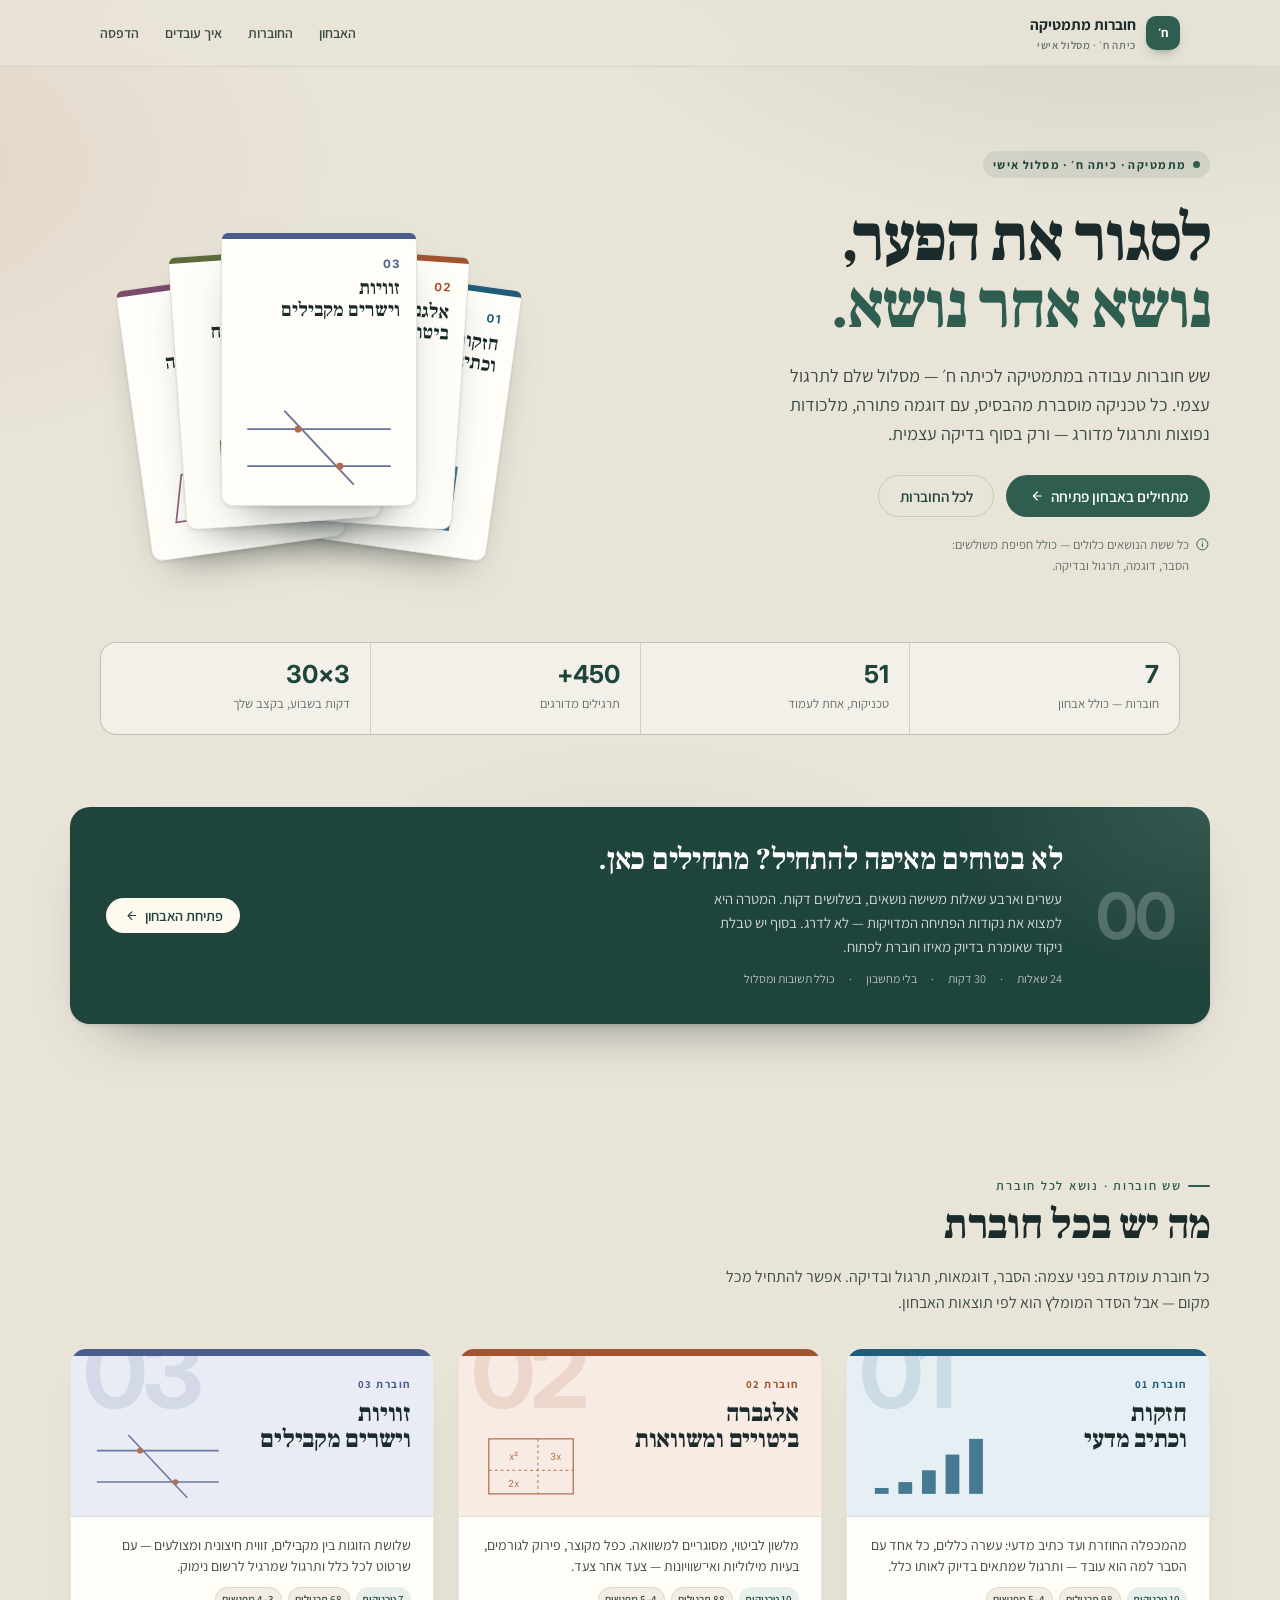
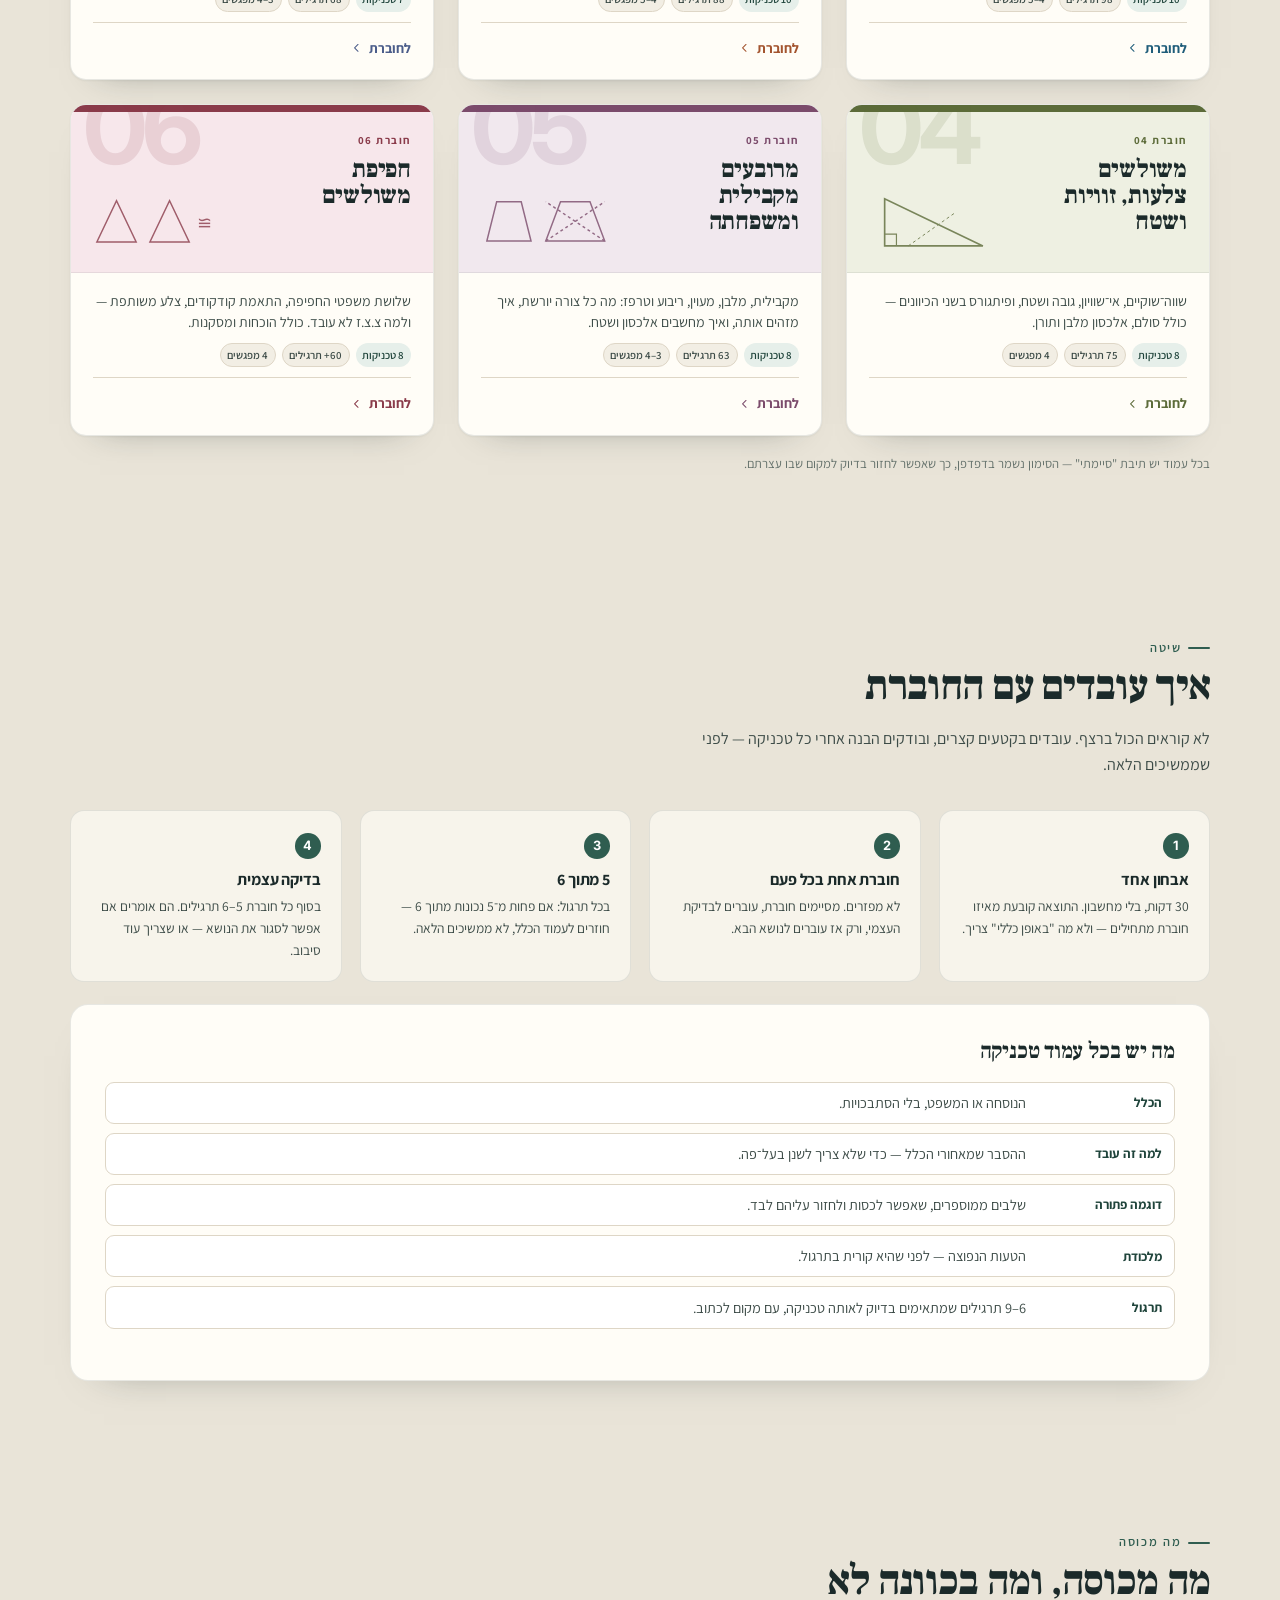
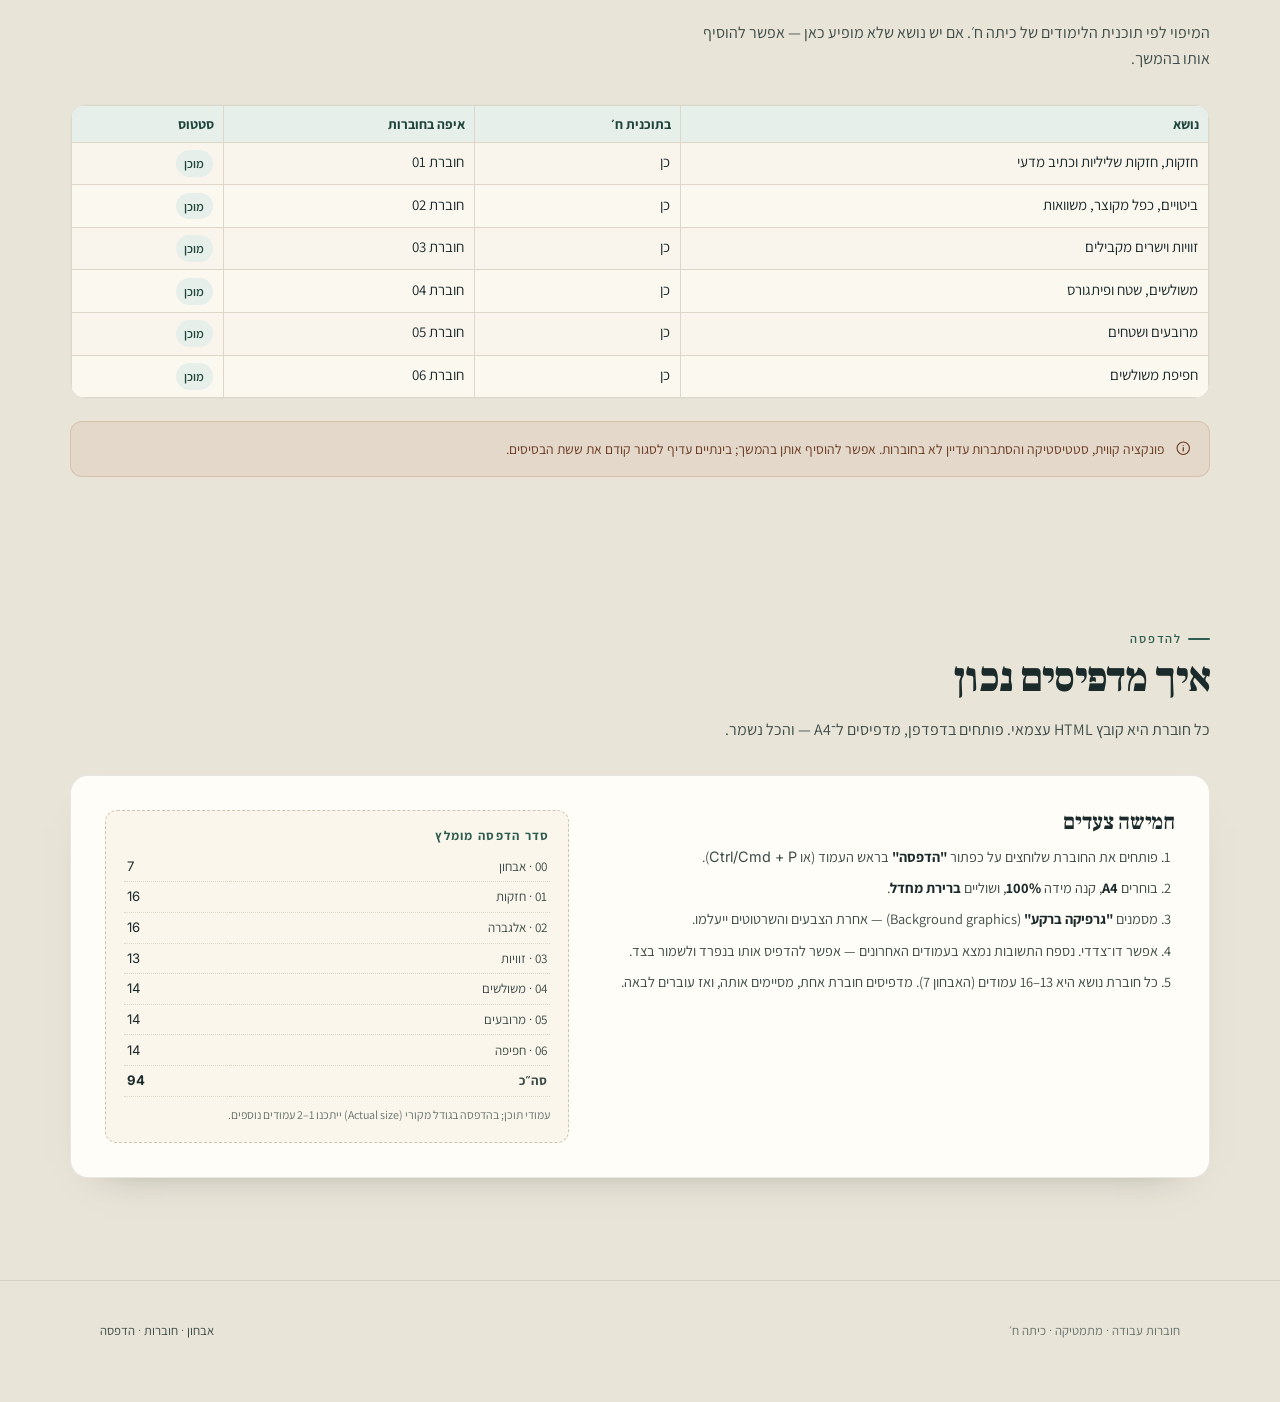
<file: index.html>
<!DOCTYPE html>
<html lang="he" dir="rtl">
<head>
<meta charset="utf-8">
<meta name="viewport" content="width=device-width, initial-scale=1">
<meta name="color-scheme" content="light">
<title>חוברות מתמטיקה · כיתה ח׳ — מסלול לימוד עצמי</title>
<meta name="description" content="שש חוברות עבודה להדפסה במתמטיקה לכיתה ח׳: חזקות, אלגברה, זוויות, משולשים, מרובעים וחפיפה — הסבר, דוגמאות ותרגול לכל טכניקה.">
<meta name="theme-color" content="#2f5d50">
<link rel="icon" href="data:image/svg+xml,%3Csvg xmlns='http://www.w3.org/2000/svg' viewBox='0 0 32 32'%3E%3Crect width='32' height='32' rx='8' fill='%232f5d50'/%3E%3Cpath d='M9 23V9h14v14z' fill='none' stroke='%23fff' stroke-width='2'/%3E%3Cpath d='M9 14h14M16 9v14' stroke='%23fff' stroke-width='1.2' opacity='.55'/%3E%3C/svg%3E">
<link rel="preconnect" href="https://fonts.googleapis.com">
<link rel="preconnect" href="https://fonts.gstatic.com" crossorigin>
<link href="https://fonts.googleapis.com/css2?family=Assistant:wght@300;400;600;700&amp;family=Frank+Ruhl+Libre:wght@500;700;900&amp;family=Inter:wght@400;500;700&amp;display=swap" rel="stylesheet">
<link rel="stylesheet" href="assets/base.css">
<link rel="stylesheet" href="assets/hub.css">
</head>
<body>

<header class="nav">
  <div class="wrap nav-inner">
    <a class="brand" href="index.html">
      <span class="brand-mark">ח׳</span>
      <span>חוברות מתמטיקה<small>כיתה ח׳ · מסלול אישי</small></span>
    </a>
    <nav class="nav-links" aria-label="ניווט ראשי">
      <a href="#diagnostic">האבחון</a>
      <a href="#books">החוברות</a>
      <a href="#how">איך עובדים</a>
      <a href="#print">הדפסה</a>
    </nav>
  </div>
</header>

<main>

<!-- ================= HERO ================= -->
<section class="wrap hero">
  <div>
    <span class="eyebrow">מתמטיקה · כיתה ח׳ · מסלול אישי</span>
    <h1>לסגור את הפער,<br><em>נושא אחר נושא.</em></h1>
    <p class="hero-lede">שש חוברות עבודה במתמטיקה לכיתה ח׳ — מסלול שלם לתרגול עצמי. כל טכניקה מוסברת מהבסיס, עם דוגמה פתורה, מלכודות נפוצות ותרגול מדורג — ורק בסוף בדיקה עצמית.</p>
    <div class="hero-actions">
      <a class="btn" href="booklets/00-diagnostic.html">
        מתחילים באבחון פתיחה
        <svg viewBox="0 0 24 24" aria-hidden="true"><path d="M14 6l-6 6 6 6M8 12h12" fill="none" stroke="currentColor" stroke-width="1.8" stroke-linecap="round" stroke-linejoin="round"/></svg>
      </a>
      <a class="btn btn--ghost" href="#books">לכל החוברות</a>
    </div>
    <p class="hero-note">
      <svg viewBox="0 0 24 24" aria-hidden="true"><circle cx="12" cy="12" r="9" fill="none" stroke="currentColor" stroke-width="1.6"/><path d="M12 11v5M12 8h.01" stroke="currentColor" stroke-width="1.8" stroke-linecap="round"/></svg>
      <span>כל ששת הנושאים כלולים — כולל חפיפת משולשים: הסבר, דוגמה, תרגול ובדיקה.</span>
    </p>
  </div>

  <div class="stack" aria-hidden="true">
    <div class="stack-card" style="--a:#1f5d7a;--as:#e6eff4;--x:88px;--y:44px;--r:8deg;z-index:1">
      <span class="s-num">01</span>
      <span class="s-title">חזקות<br>וכתיב מדעי</span>
      <span class="s-art">
        <svg viewBox="0 0 140 70"><g fill="#1f5d7a"><rect x="10" y="58" width="14" height="6"/><rect x="34" y="52" width="14" height="12"/><rect x="58" y="40" width="14" height="24"/><rect x="82" y="24" width="14" height="40"/><rect x="106" y="8" width="14" height="56"/></g></svg>
      </span>
    </div>
    <div class="stack-card" style="--a:#a3542f;--as:#f8ebe3;--x:44px;--y:18px;--r:4deg;z-index:2">
      <span class="s-num">02</span>
      <span class="s-title">אלגברה<br>ביטויים ומשוואות</span>
      <span class="s-art">
        <svg viewBox="0 0 140 70"><rect x="12" y="8" width="86" height="56" fill="none" stroke="#a3542f" stroke-width="1.3"/><line x1="62" y1="8" x2="62" y2="64" stroke="#a3542f" stroke-dasharray="3 3"/><line x1="12" y1="40" x2="98" y2="40" stroke="#a3542f" stroke-dasharray="3 3"/><g font-family="Inter,Arial" font-size="10" fill="#a3542f" text-anchor="middle"><text x="37" y="30">x²</text><text x="80" y="30">3x</text><text x="37" y="57">2x</text></g></svg>
      </span>
    </div>
    <div class="stack-card" style="--a:#4b5d8a;--as:#e9ecf4;--x:0;--y:0;--r:0deg;z-index:3">
      <span class="s-num">03</span>
      <span class="s-title">זוויות<br>וישרים מקבילים</span>
      <span class="s-art">
        <svg viewBox="0 0 140 70"><g stroke="#4b5d8a" stroke-width="1.6"><line x1="8" y1="20" x2="132" y2="20"/><line x1="8" y1="52" x2="132" y2="52"/><line x1="40" y1="4" x2="100" y2="68"/></g><g fill="#a3542f"><circle cx="52" cy="20" r="3"/><circle cx="88" cy="52" r="3"/></g></svg>
      </span>
    </div>
    <div class="stack-card" style="--a:#5c6b39;--as:#eef0e2;--x:-44px;--y:18px;--r:-4deg;z-index:2">
      <span class="s-num">04</span>
      <span class="s-title">משולשים<br>צלעות, זוויות ושטח</span>
      <span class="s-art">
        <svg viewBox="0 0 140 70"><path d="M20 60 L120 60 L20 12 Z" fill="none" stroke="#5c6b39" stroke-width="1.7"/><path d="M20 48 H32 V60" fill="none" stroke="#5c6b39" stroke-width="1.2"/><path d="M44 60 L92 26" stroke="#5c6b39" stroke-width="1" stroke-dasharray="3 3"/></svg>
      </span>
    </div>
    <div class="stack-card" style="--a:#7b4b6b;--as:#f1e8ee;--x:-88px;--y:44px;--r:-8deg;z-index:1">
      <span class="s-num">05</span>
      <span class="s-title">מרובעים<br>מקבילית ומשפחתה</span>
      <span class="s-art">
        <svg viewBox="0 0 140 70"><g fill="none" stroke="#7b4b6b" stroke-width="1.5"><path d="M10 55 L55 55 L45 15 L20 15 Z"/><path d="M70 55 L130 55 L115 15 L85 15 Z"/><path d="M70 55 L130 15M130 55 L70 15" stroke-dasharray="3 3"/></g></svg>
      </span>
    </div>
  </div>
</section>

<div class="wrap">
  <div class="stats">
    <div><b>7</b><span>חוברות — כולל אבחון</span></div>
    <div><b>51</b><span>טכניקות, אחת לעמוד</span></div>
    <div><b>450+</b><span>תרגילים מדורגים</span></div>
    <div><b>3×30</b><span>דקות בשבוע, בקצב שלך</span></div>
  </div>
</div>

<!-- ================= אבחון ================= -->
<section class="wrap section" id="diagnostic">
  <div class="diag">
    <div class="diag-num" aria-hidden="true">00</div>
    <div>
      <h3>לא בטוחים מאיפה להתחיל? מתחילים כאן.</h3>
      <p>עשרים וארבע שאלות משישה נושאים, בשלושים דקות. המטרה היא למצוא את נקודות הפתיחה המדויקות — לא לדרג. בסוף יש טבלת ניקוד שאומרת בדיוק מאיזו חוברת לפתוח.</p>
      <div class="meta">
        <span>24 שאלות</span>
        <span>·</span>
        <span>30 דקות</span>
        <span>·</span>
        <span>בלי מחשבון</span>
        <span>·</span>
        <span>כולל תשובות ומסלול</span>
      </div>
    </div>
    <a class="btn" href="booklets/00-diagnostic.html">
      פתיחת האבחון
      <svg viewBox="0 0 24 24" aria-hidden="true"><path d="M14 6l-6 6 6 6M8 12h12" fill="none" stroke="currentColor" stroke-width="1.8" stroke-linecap="round" stroke-linejoin="round"/></svg>
    </a>
  </div>
</section>

<!-- ================= חוברות ================= -->
<section class="wrap section" id="books">
  <div class="section-head">
    <span class="kicker">שש חוברות · נושא לכל חוברת</span>
    <h2>מה יש בכל חוברת</h2>
    <p>כל חוברת עומדת בפני עצמה: הסבר, דוגמאות, תרגול ובדיקה. אפשר להתחיל מכל מקום — אבל הסדר המומלץ הוא לפי תוצאות האבחון.</p>
  </div>

  <div class="books">
    <article class="book" style="--a:#1f5d7a;--as:#e6eff4">
      <div class="book-cover">
        <span class="cover-kicker">חוברת 01</span>
        <h3>חזקות<br>וכתיב מדעי</h3>
        <div class="ghost" aria-hidden="true">01</div>
        <div class="motif" aria-hidden="true">
          <svg viewBox="0 0 140 70"><g fill="#1f5d7a"><rect x="10" y="58" width="14" height="6"/><rect x="34" y="52" width="14" height="12"/><rect x="58" y="40" width="14" height="24"/><rect x="82" y="24" width="14" height="40"/><rect x="106" y="8" width="14" height="56"/></g></svg>
        </div>
      </div>
      <div class="book-body">
        <p class="desc">מהמכפלה החוזרת ועד כתיב מדעי: עשרה כללים, כל אחד עם הסבר למה הוא עובד — ותרגול שמתאים בדיוק לאותו כלל.</p>
        <div class="book-meta"><span class="chip">10 טכניקות</span><span class="chip chip--plain">98 תרגילים</span><span class="chip chip--plain">4–5 מפגשים</span></div>
        <div class="book-actions">
          <a class="open" href="booklets/01-powers.html">לחוברת<svg viewBox="0 0 24 24" aria-hidden="true"><path d="M14 6l-6 6 6 6" fill="none" stroke="currentColor" stroke-width="1.8" stroke-linecap="round" stroke-linejoin="round"/></svg></a>
        </div>
      </div>
    </article>

    <article class="book" style="--a:#a3542f;--as:#f8ebe3">
      <div class="book-cover">
        <span class="cover-kicker">חוברת 02</span>
        <h3>אלגברה<br>ביטויים ומשוואות</h3>
        <div class="ghost" aria-hidden="true">02</div>
        <div class="motif" aria-hidden="true">
          <svg viewBox="0 0 140 70"><rect x="12" y="8" width="86" height="56" fill="none" stroke="#a3542f" stroke-width="1.3"/><line x1="62" y1="8" x2="62" y2="64" stroke="#a3542f" stroke-dasharray="3 3"/><line x1="12" y1="40" x2="98" y2="40" stroke="#a3542f" stroke-dasharray="3 3"/><g font-family="Inter,Arial" font-size="10" fill="#a3542f" text-anchor="middle"><text x="37" y="30">x²</text><text x="80" y="30">3x</text><text x="37" y="57">2x</text></g></svg>
        </div>
      </div>
      <div class="book-body">
        <p class="desc">מלשון לביטוי, מסוגריים למשוואה. כפל מקוצר, פירוק לגורמים, בעיות מילוליות ואי־שוויונות — צעד אחר צעד.</p>
        <div class="book-meta"><span class="chip">10 טכניקות</span><span class="chip chip--plain">88 תרגילים</span><span class="chip chip--plain">4–5 מפגשים</span></div>
        <div class="book-actions">
          <a class="open" href="booklets/02-algebra.html">לחוברת<svg viewBox="0 0 24 24" aria-hidden="true"><path d="M14 6l-6 6 6 6" fill="none" stroke="currentColor" stroke-width="1.8" stroke-linecap="round" stroke-linejoin="round"/></svg></a>
        </div>
      </div>
    </article>

    <article class="book" style="--a:#4b5d8a;--as:#e9ecf4">
      <div class="book-cover">
        <span class="cover-kicker">חוברת 03</span>
        <h3>זוויות<br>וישרים מקבילים</h3>
        <div class="ghost" aria-hidden="true">03</div>
        <div class="motif" aria-hidden="true">
          <svg viewBox="0 0 140 70"><g stroke="#4b5d8a" stroke-width="1.6"><line x1="8" y1="20" x2="132" y2="20"/><line x1="8" y1="52" x2="132" y2="52"/><line x1="40" y1="4" x2="100" y2="68"/></g><g fill="#a3542f"><circle cx="52" cy="20" r="3"/><circle cx="88" cy="52" r="3"/></g></svg>
        </div>
      </div>
      <div class="book-body">
        <p class="desc">שלושת הזוגות בין מקבילים, זווית חיצונית ומצולעים — עם שרטוט לכל כלל ותרגול שמרגיל לרשום נימוק.</p>
        <div class="book-meta"><span class="chip">7 טכניקות</span><span class="chip chip--plain">68 תרגילים</span><span class="chip chip--plain">3–4 מפגשים</span></div>
        <div class="book-actions">
          <a class="open" href="booklets/03-angles.html">לחוברת<svg viewBox="0 0 24 24" aria-hidden="true"><path d="M14 6l-6 6 6 6" fill="none" stroke="currentColor" stroke-width="1.8" stroke-linecap="round" stroke-linejoin="round"/></svg></a>
        </div>
      </div>
    </article>

    <article class="book" style="--a:#5c6b39;--as:#eef0e2">
      <div class="book-cover">
        <span class="cover-kicker">חוברת 04</span>
        <h3>משולשים<br>צלעות, זוויות ושטח</h3>
        <div class="ghost" aria-hidden="true">04</div>
        <div class="motif" aria-hidden="true">
          <svg viewBox="0 0 140 70"><path d="M20 60 L120 60 L20 12 Z" fill="none" stroke="#5c6b39" stroke-width="1.7"/><path d="M20 48 H32 V60" fill="none" stroke="#5c6b39" stroke-width="1.2"/><path d="M44 60 L92 26" stroke="#5c6b39" stroke-width="1" stroke-dasharray="3 3"/></svg>
        </div>
      </div>
      <div class="book-body">
        <p class="desc">שווה־שוקיים, אי־שוויון, גובה ושטח, ופיתגורס בשני הכיוונים — כולל סולם, אלכסון מלבן ותורן.</p>
        <div class="book-meta"><span class="chip">8 טכניקות</span><span class="chip chip--plain">75 תרגילים</span><span class="chip chip--plain">4 מפגשים</span></div>
        <div class="book-actions">
          <a class="open" href="booklets/04-triangles.html">לחוברת<svg viewBox="0 0 24 24" aria-hidden="true"><path d="M14 6l-6 6 6 6" fill="none" stroke="currentColor" stroke-width="1.8" stroke-linecap="round" stroke-linejoin="round"/></svg></a>
        </div>
      </div>
    </article>

    <article class="book" style="--a:#7b4b6b;--as:#f1e8ee">
      <div class="book-cover">
        <span class="cover-kicker">חוברת 05</span>
        <h3>מרובעים<br>מקבילית ומשפחתה</h3>
        <div class="ghost" aria-hidden="true">05</div>
        <div class="motif" aria-hidden="true">
          <svg viewBox="0 0 140 70"><g fill="none" stroke="#7b4b6b" stroke-width="1.5"><path d="M10 55 L55 55 L45 15 L20 15 Z"/><path d="M70 55 L130 55 L115 15 L85 15 Z"/><path d="M70 55 L130 15M130 55 L70 15" stroke-dasharray="3 3"/></g></svg>
        </div>
      </div>
      <div class="book-body">
        <p class="desc">מקבילית, מלבן, מעוין, ריבוע וטרפז: מה כל צורה יורשת, איך מזהים אותה, ואיך מחשבים אלכסון ושטח.</p>
        <div class="book-meta"><span class="chip">8 טכניקות</span><span class="chip chip--plain">63 תרגילים</span><span class="chip chip--plain">3–4 מפגשים</span></div>
        <div class="book-actions">
          <a class="open" href="booklets/05-quads.html">לחוברת<svg viewBox="0 0 24 24" aria-hidden="true"><path d="M14 6l-6 6 6 6" fill="none" stroke="currentColor" stroke-width="1.8" stroke-linecap="round" stroke-linejoin="round"/></svg></a>
        </div>
      </div>
    </article>

    <article class="book" style="--a:#8a3b4a;--as:#f7e7eb">
      <div class="book-cover">
        <span class="cover-kicker">חוברת 06</span>
        <h3>חפיפת<br>משולשים</h3>
        <div class="ghost" aria-hidden="true">06</div>
        <div class="motif" aria-hidden="true">
          <svg viewBox="0 0 140 70"><g fill="none" stroke="#8a3b4a" stroke-width="1.5"><path d="M8 56 L48 56 L28 14 Z"/><path d="M62 56 L102 56 L82 14 Z"/></g><text x="118" y="43" font-family="Inter,Arial" font-size="18" fill="#8a3b4a" text-anchor="middle">≅</text></svg>
        </div>
      </div>
      <div class="book-body">
        <p class="desc">שלושת משפטי החפיפה, התאמת קודקודים, צלע משותפת — ולמה צ.צ.ז לא עובד. כולל הוכחות ומסקנות.</p>
        <div class="book-meta"><span class="chip">8 טכניקות</span><span class="chip chip--plain">60+ תרגילים</span><span class="chip chip--plain">4 מפגשים</span></div>
        <div class="book-actions">
          <a class="open" href="booklets/06-congruence.html">לחוברת<svg viewBox="0 0 24 24" aria-hidden="true"><path d="M14 6l-6 6 6 6" fill="none" stroke="currentColor" stroke-width="1.8" stroke-linecap="round" stroke-linejoin="round"/></svg></a>
        </div>
      </div>
    </article>
  </div>

  <p style="margin-top:18px;font-size:.8rem;color:var(--ink-3)">בכל עמוד יש תיבת "סיימתי" — הסימון נשמר בדפדפן, כך שאפשר לחזור בדיוק למקום שבו עצרתם.</p>
</section>

<!-- ================= איך עובדים ================= -->
<section class="wrap section" id="how">
  <div class="section-head">
    <span class="kicker">שיטה</span>
    <h2>איך עובדים עם החוברת</h2>
    <p>לא קוראים הכול ברצף. עובדים בקטעים קצרים, ובודקים הבנה אחרי כל טכניקה — לפני שממשיכים הלאה.</p>
  </div>

  <div class="how">
    <div class="how-step">
      <span class="n">1</span>
      <h3>אבחון אחד</h3>
      <p>30 דקות, בלי מחשבון. התוצאה קובעת מאיזו חוברת מתחילים — ולא מה "באופן כללי" צריך.</p>
    </div>
    <div class="how-step">
      <span class="n">2</span>
      <h3>חוברת אחת בכל פעם</h3>
      <p>לא מפזרים. מסיימים חוברת, עוברים לבדיקת העצמי, ורק אז עוברים לנושא הבא.</p>
    </div>
    <div class="how-step">
      <span class="n">3</span>
      <h3>5 מתוך 6</h3>
      <p>בכל תרגול: אם פחות מ־5 נכונות מתוך 6 — חוזרים לעמוד הכלל, לא ממשיכים הלאה.</p>
    </div>
    <div class="how-step">
      <span class="n">4</span>
      <h3>בדיקה עצמית</h3>
      <p>בסוף כל חוברת 5–6 תרגילים. הם אומרים אם אפשר לסגור את הנושא — או שצריך עוד סיבוב.</p>
    </div>
  </div>

  <div class="printbox" style="margin-top:22px;grid-template-columns:1fr">
    <div>
      <h3 style="margin-bottom:.7em">מה יש בכל עמוד טכניקה</h3>
      <div class="flow">
        <div class="flow-step"><span class="when">הכלל</span><span class="then">הנוסחה או המשפט, בלי הסתבכויות.</span></div>
        <div class="flow-step"><span class="when">למה זה עובד</span><span class="then">ההסבר שמאחורי הכלל — כדי שלא צריך לשנן בעל־פה.</span></div>
        <div class="flow-step"><span class="when">דוגמה פתורה</span><span class="then">שלבים ממוספרים, שאפשר לכסות ולחזור עליהם לבד.</span></div>
        <div class="flow-step"><span class="when">מלכודת</span><span class="then">הטעות הנפוצה — לפני שהיא קורית בתרגול.</span></div>
        <div class="flow-step"><span class="when">תרגול</span><span class="then">6–9 תרגילים שמתאימים בדיוק לאותה טכניקה, עם מקום לכתוב.</span></div>
      </div>
    </div>
  </div>
</section>

<!-- ================= כיסוי ================= -->
<section class="wrap section">
  <div class="section-head">
    <span class="kicker">מה מכוסה</span>
    <h2>מה מכוסה, ומה בכוונה לא</h2>
    <p>המיפוי לפי תוכנית הלימודים של כיתה ח׳. אם יש נושא שלא מופיע כאן — אפשר להוסיף אותו בהמשך.</p>
  </div>

  <div class="cover-table">
    <table class="table">
      <thead><tr><th>נושא</th><th>בתוכנית ח׳</th><th>איפה בחוברות</th><th>סטטוס</th></tr></thead>
      <tbody>
        <tr><td>חזקות, חזקות שליליות וכתיב מדעי</td><td>כן</td><td>חוברת 01</td><td><span class="chip">מוכן</span></td></tr>
        <tr><td>ביטויים, כפל מקוצר, משוואות</td><td>כן</td><td>חוברת 02</td><td><span class="chip">מוכן</span></td></tr>
        <tr><td>זוויות וישרים מקבילים</td><td>כן</td><td>חוברת 03</td><td><span class="chip">מוכן</span></td></tr>
        <tr><td>משולשים, שטח ופיתגורס</td><td>כן</td><td>חוברת 04</td><td><span class="chip">מוכן</span></td></tr>
        <tr><td>מרובעים ושטחים</td><td>כן</td><td>חוברת 05</td><td><span class="chip">מוכן</span></td></tr>
        <tr><td>חפיפת משולשים</td><td>כן</td><td>חוברת 06</td><td><span class="chip">מוכן</span></td></tr>
      </tbody>
    </table>
  </div>

  <div class="note">
    <svg viewBox="0 0 24 24" aria-hidden="true"><circle cx="12" cy="12" r="9" fill="none" stroke="currentColor" stroke-width="1.6"/><path d="M12 11v5M12 8h.01" stroke="currentColor" stroke-width="1.8" stroke-linecap="round"/></svg>
    <span>פונקציה קווית, סטטיסטיקה והסתברות עדיין לא בחוברות. אפשר להוסיף אותן בהמשך; בינתיים עדיף לסגור קודם את ששת הבסיסים.</span>
  </div>
</section>

<!-- ================= הדפסה ================= -->
<section class="wrap section" id="print">
  <div class="section-head">
    <span class="kicker">להדפסה</span>
    <h2>איך מדפיסים נכון</h2>
    <p>כל חוברת היא קובץ HTML עצמאי. פותחים בדפדפן, מדפיסים ל־A4 — והכל נשמר.</p>
  </div>

  <div class="printbox">
    <div>
      <h3>חמישה צעדים</h3>
      <ol>
        <li>פותחים את החוברת שלוחצים על כפתור <b>"הדפסה"</b> בראש העמוד (או <span class="m">Ctrl/Cmd + P</span>).</li>
        <li>בוחרים <b>A4</b>, קנה מידה <b>100%</b>, ושוליים <b>ברירת מחדל</b>.</li>
        <li>מסמנים <b>"גרפיקה ברקע"</b> (Background graphics) — אחרת הצבעים והשרטוטים ייעלמו.</li>
        <li>אפשר דו־צדדי. נספח התשובות נמצא בעמודים האחרונים — אפשר להדפיס אותו בנפרד ולשמור בצד.</li>
        <li>כל חוברת נושא היא 13–16 עמודים (האבחון 7). מדפיסים חוברת אחת, מסיימים אותה, ואז עוברים לבאה.</li>
      </ol>
    </div>
    <div class="print-side">
      <h4>סדר הדפסה מומלץ</h4>
      <table>
        <tr><td>00 · אבחון</td><td>7</td></tr>
        <tr><td>01 · חזקות</td><td>16</td></tr>
        <tr><td>02 · אלגברה</td><td>16</td></tr>
        <tr><td>03 · זוויות</td><td>13</td></tr>
        <tr><td>04 · משולשים</td><td>14</td></tr>
        <tr><td>05 · מרובעים</td><td>14</td></tr>
        <tr><td>06 · חפיפה</td><td>14</td></tr>
        <tr><td><b>סה״כ</b></td><td><b>94</b></td></tr>
      </table>
      <p style="font-size:.75rem;color:var(--ink-3);margin:.7em 0 0">עמודי תוכן; בהדפסה בגודל מקורי (Actual size) ייתכנו 1–2 עמודים נוספים.</p>
    </div>
  </div>
</section>

</main>

<footer class="footer">
  <div class="wrap footer-inner">
    <div>חוברות עבודה · מתמטיקה · כיתה ח׳</div>
    <div><a href="#diagnostic">אבחון</a> · <a href="#books">חוברות</a> · <a href="#print">הדפסה</a></div>
  </div>
</footer>

<script>
(function(){
  var KEY='math8-progress-v1';
  try{
    var state=JSON.parse(localStorage.getItem(KEY)||'{}')||{};
    var done=Object.keys(state).filter(function(k){return /^(p1|a2|g3|t4|q5|c6)-t\d+$/.test(k) && state[k];}).length;
    if(done>0){
      var stats=document.querySelectorAll('.stats div');
      if(stats.length===4){
        stats[1].innerHTML='<b>'+done+'/51</b><span>טכניקות שסימנתם כהושלמו</span>';
      }
    }
  }catch(e){}
})();
</script>
</body>
</html>
</file>
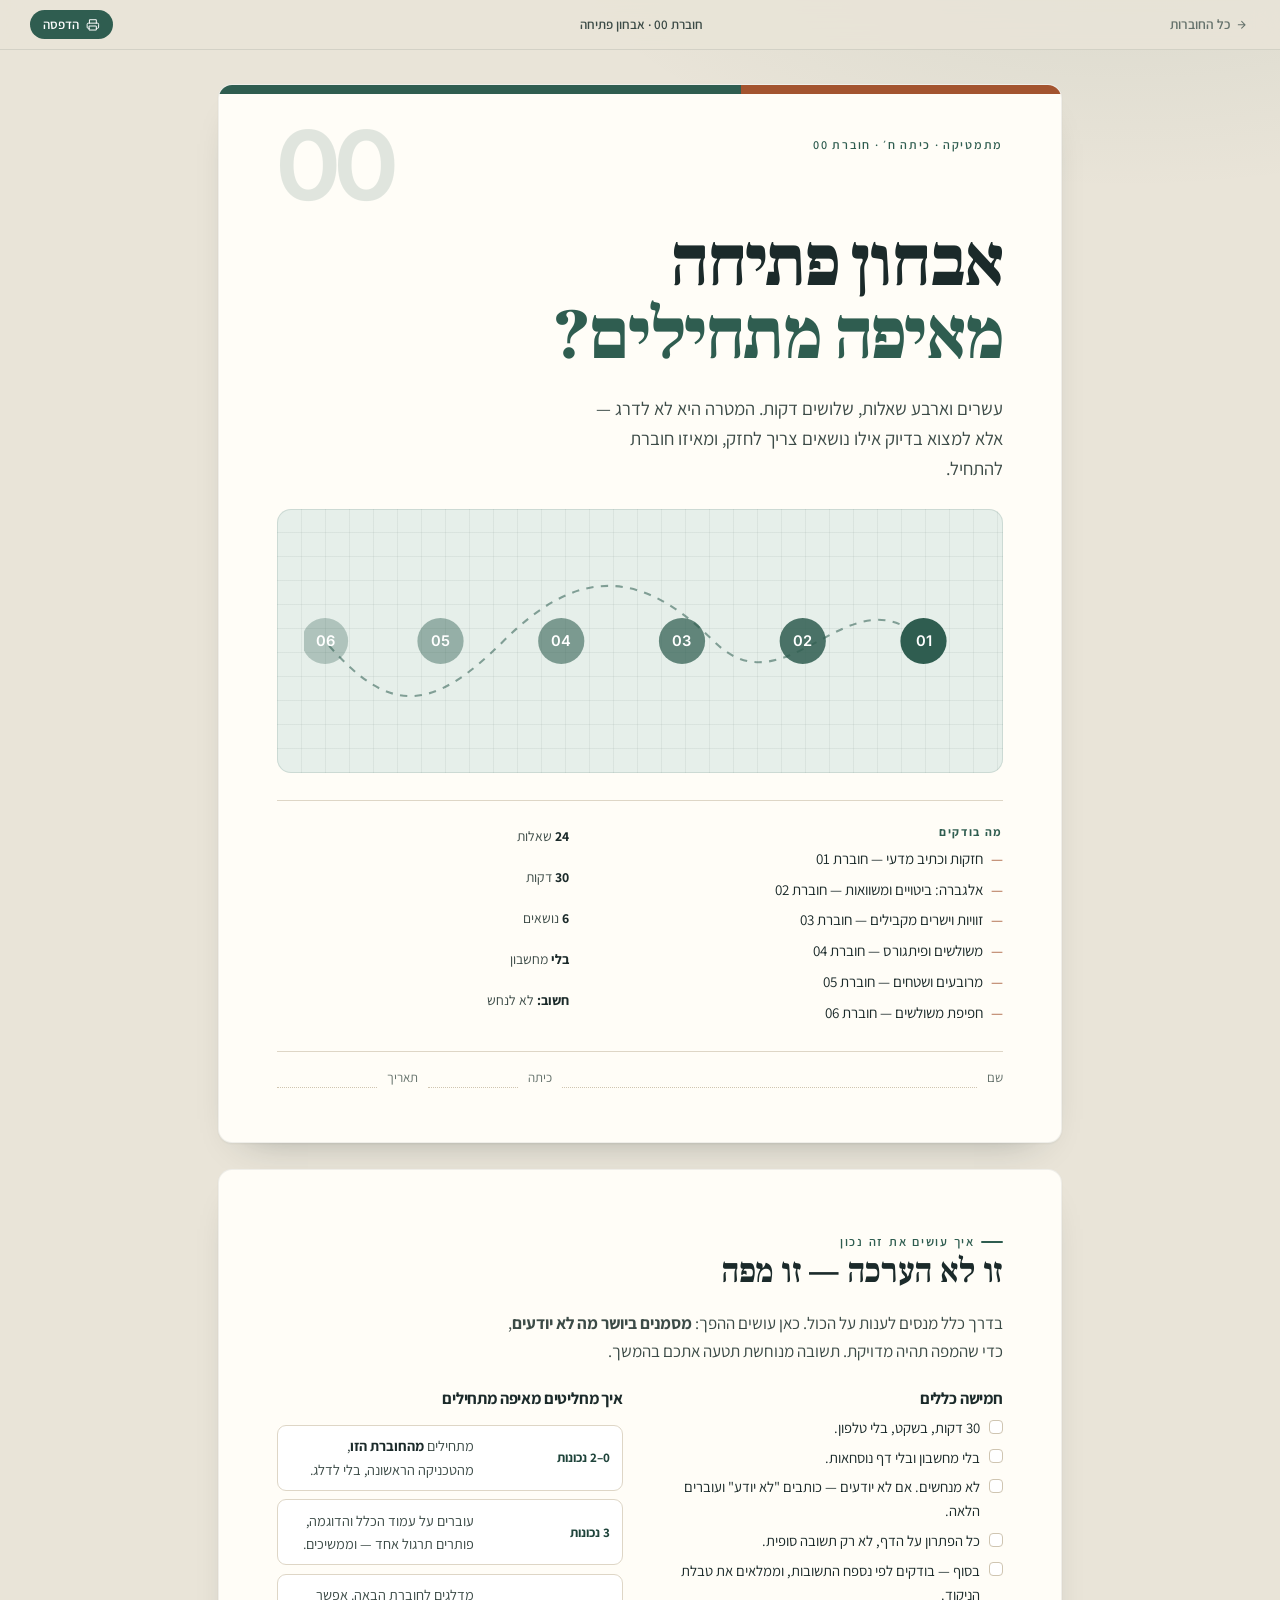
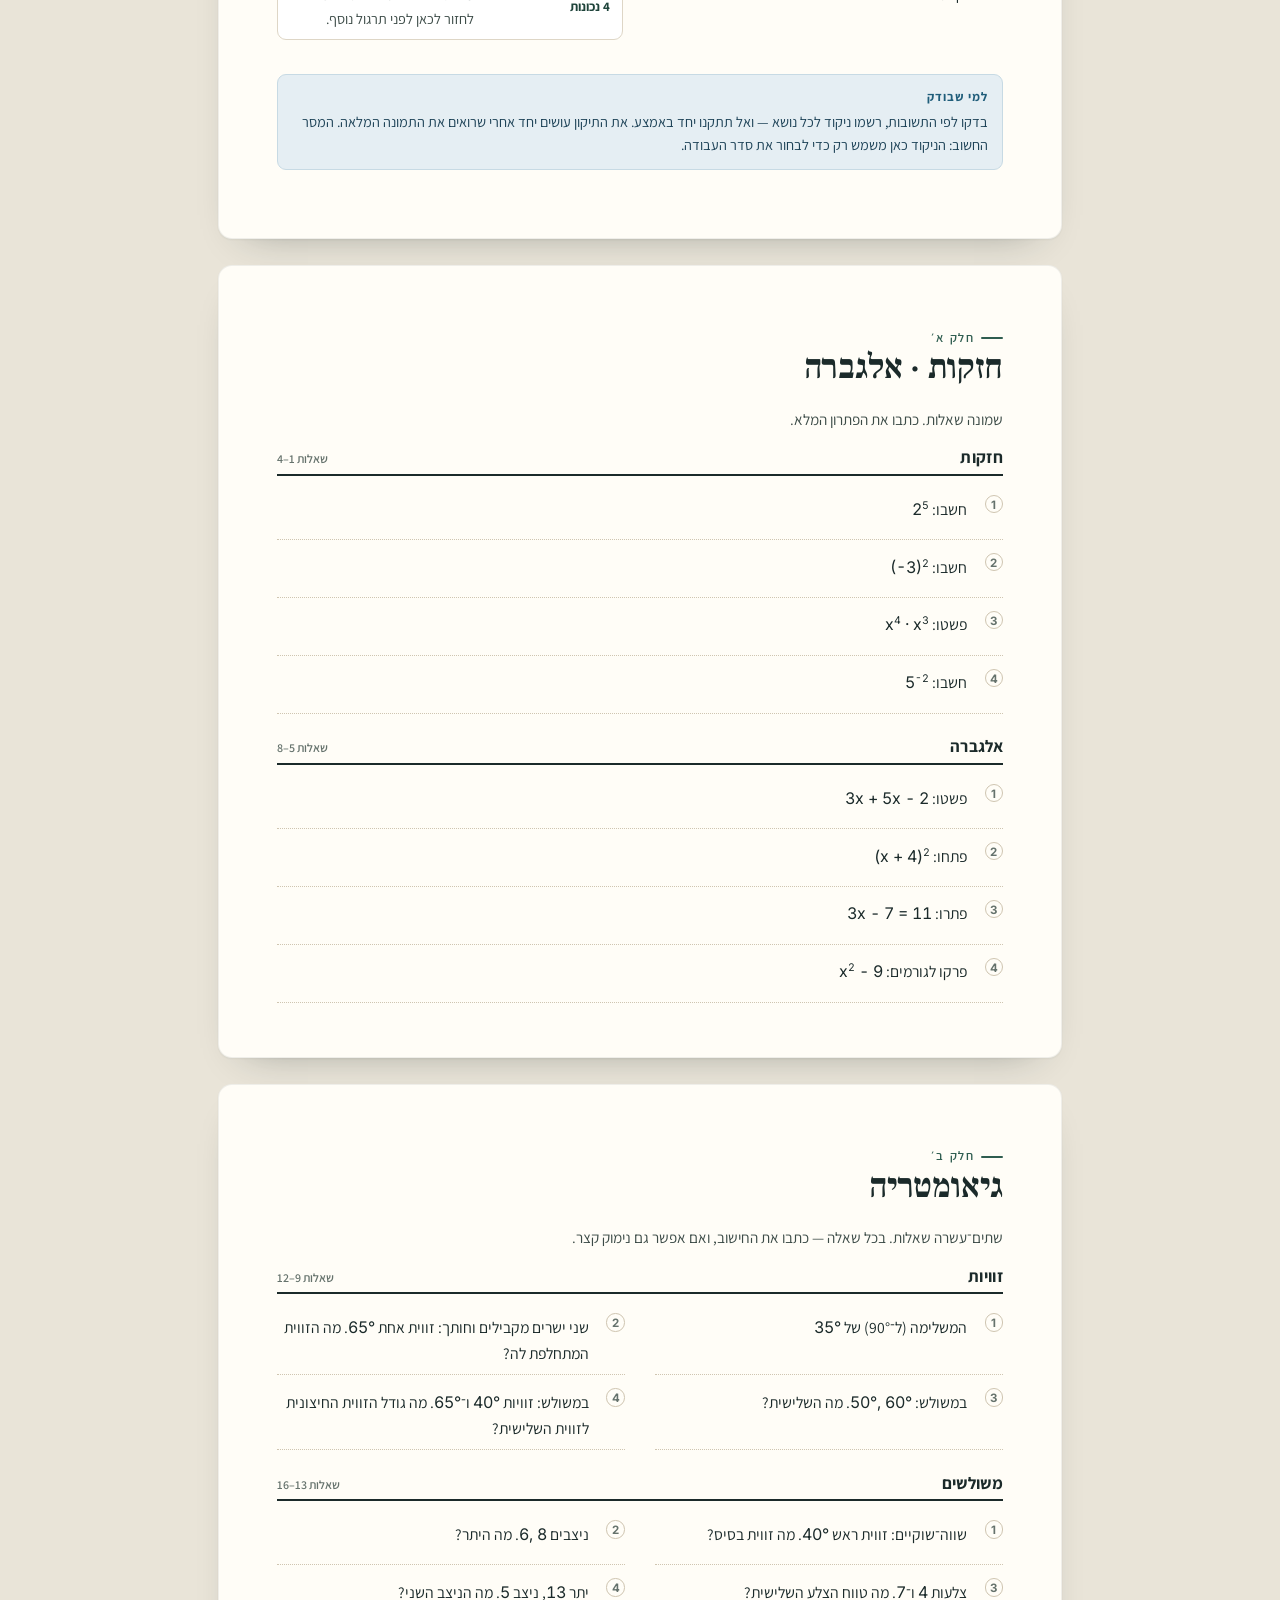
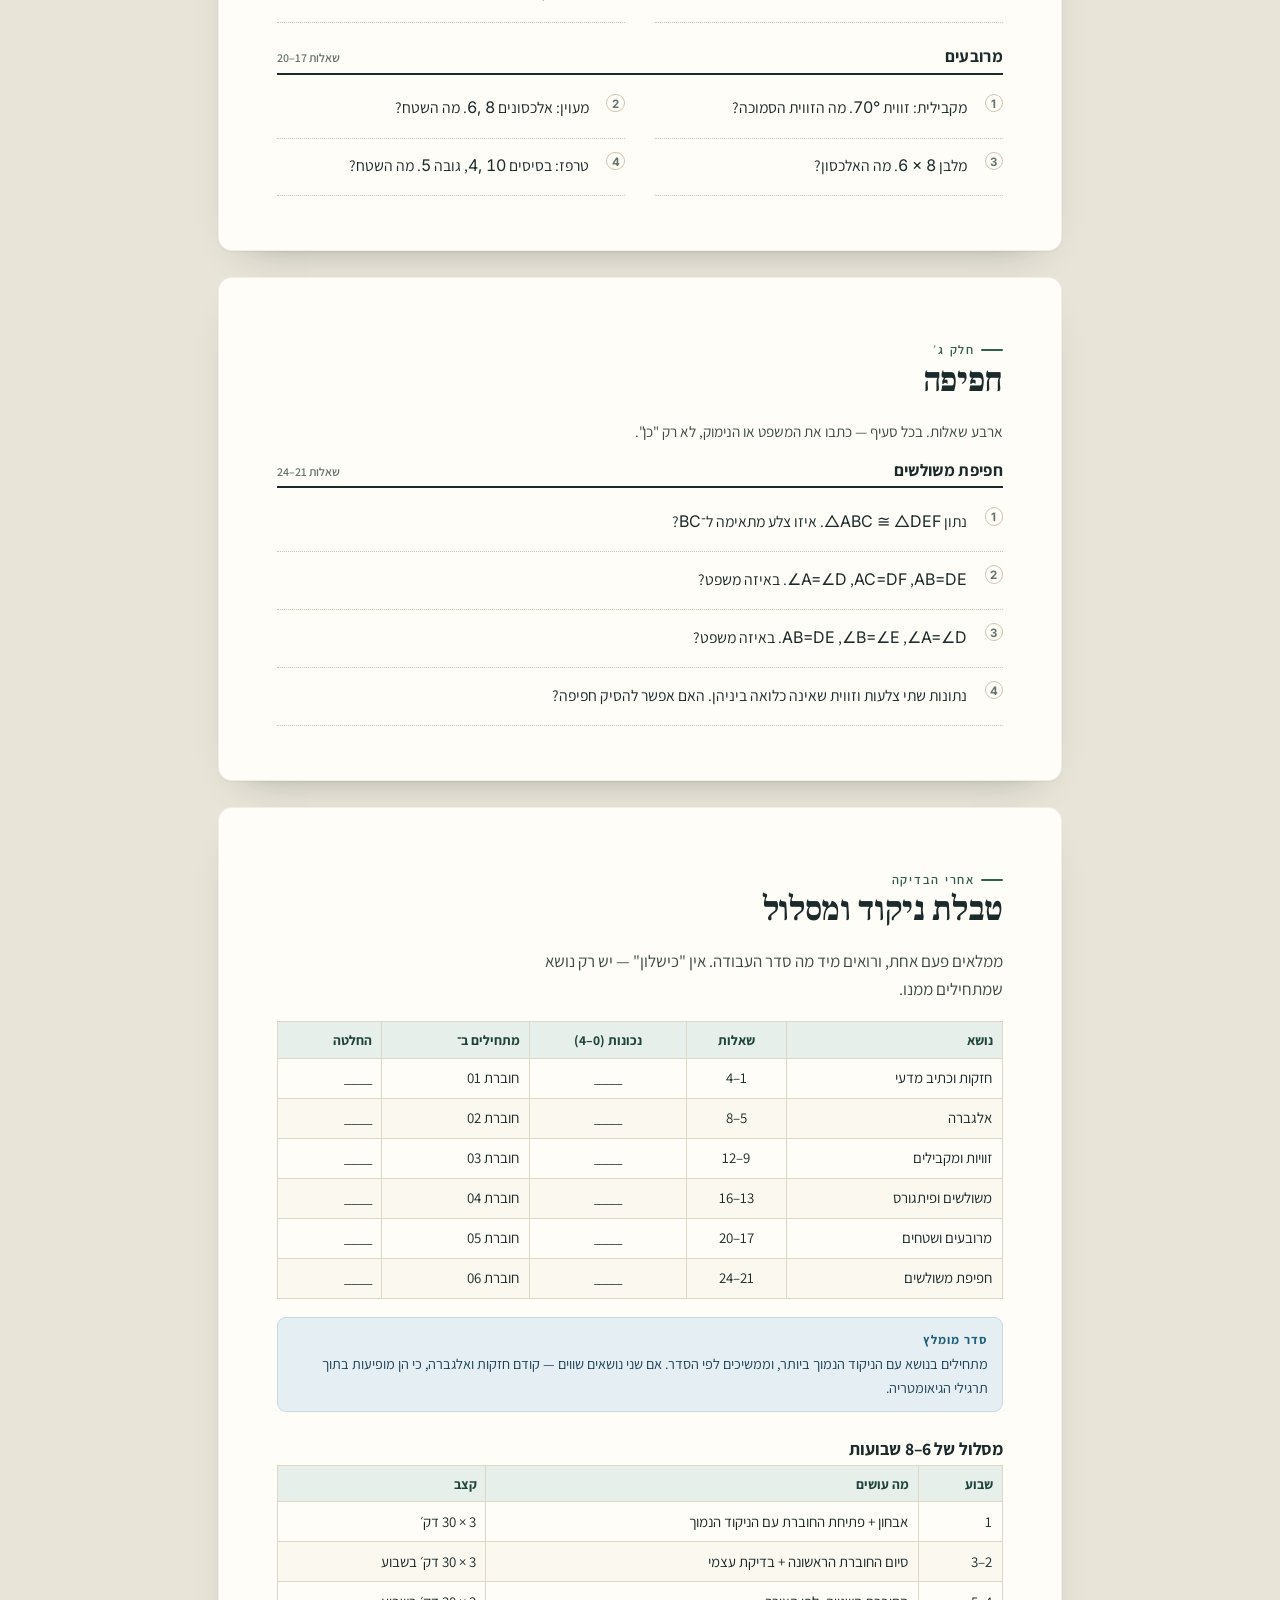
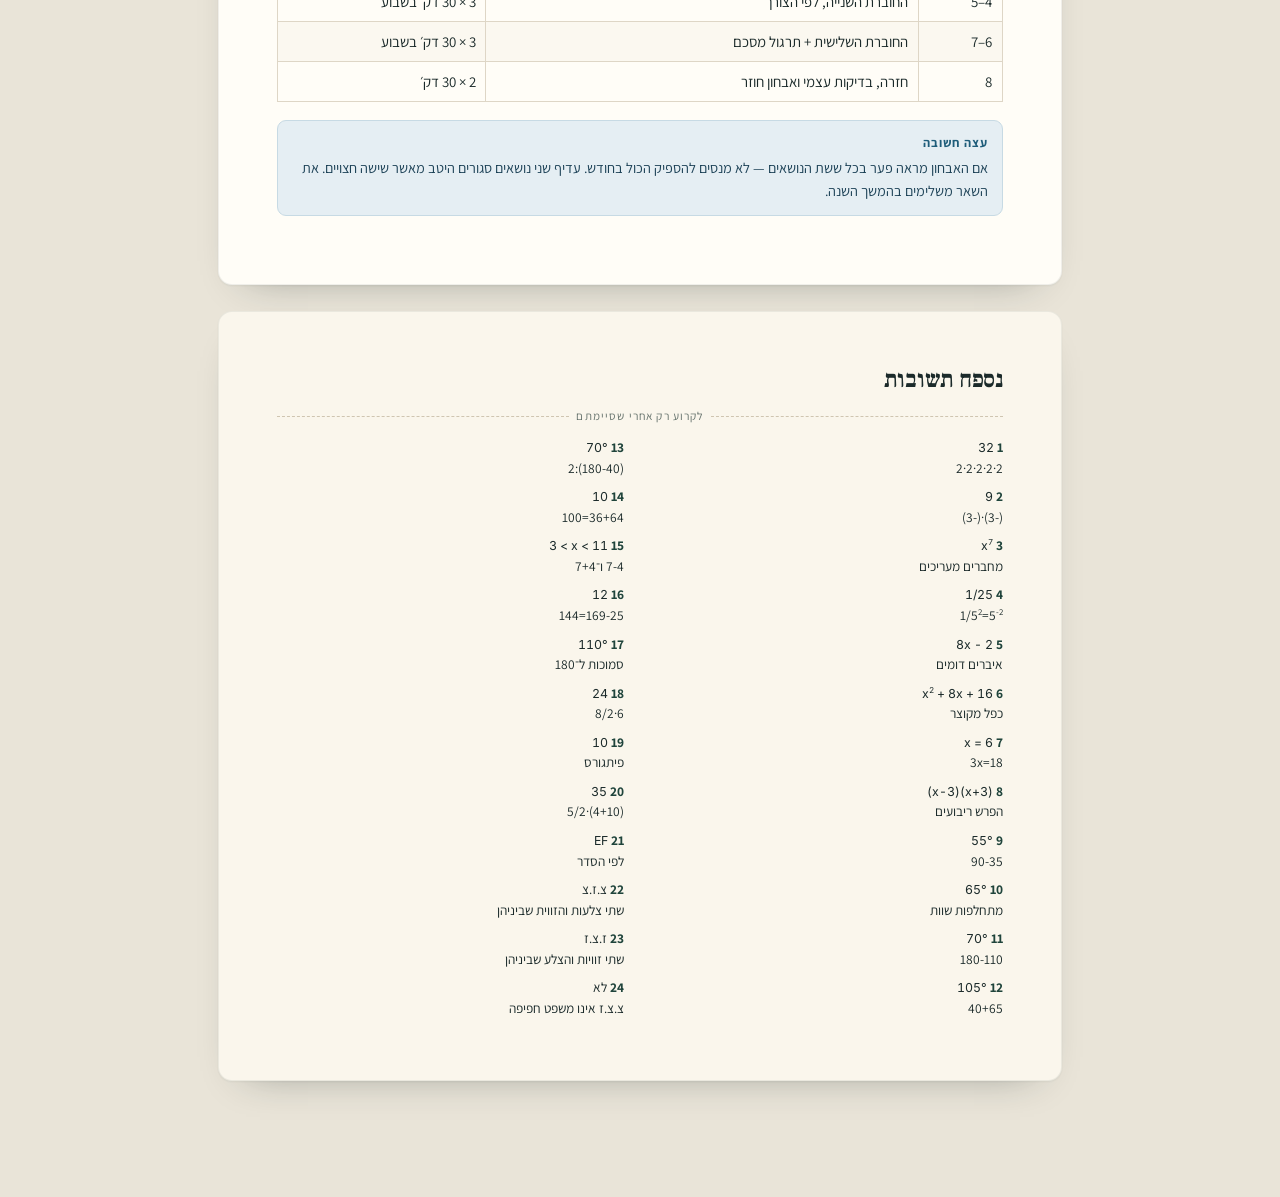
<file: booklets/00-diagnostic.html>
<!DOCTYPE html>
<html lang="he" dir="rtl">
<head>
<meta charset="utf-8">
<meta name="viewport" content="width=device-width, initial-scale=1">
<meta name="color-scheme" content="light">
<title>חוברת 00 · אבחון פתיחה — מתמטיקה כיתה ח׳</title>
<meta name="description" content="אבחון פתיחה קצר: 24 שאלות משישה נושאים, כדי לדעת מאיזו חוברת להתחיל.">
<meta name="theme-color" content="#2f5d50">
<link rel="icon" href="data:image/svg+xml,%3Csvg xmlns='http://www.w3.org/2000/svg' viewBox='0 0 32 32'%3E%3Crect width='32' height='32' rx='7' fill='%232f5d50'/%3E%3Cpath d='M8 16h16M16 8v16' stroke='%23fff' stroke-width='2.4' stroke-linecap='round'/%3E%3C/svg%3E">
<link rel="preconnect" href="https://fonts.googleapis.com">
<link rel="preconnect" href="https://fonts.gstatic.com" crossorigin>
<link href="https://fonts.googleapis.com/css2?family=Assistant:wght@300;400;600;700&amp;family=Frank+Ruhl+Libre:wght@500;700;900&amp;family=Inter:wght@400;500;700&amp;display=swap" rel="stylesheet">
<link rel="stylesheet" href="../assets/base.css">
<link rel="stylesheet" href="../assets/booklet.css">
</head>
<body class="booklet">
<header class="topbar no-print">
  <a class="backlink" href="../index.html">
    <svg viewBox="0 0 24 24" aria-hidden="true"><path d="M10 6l6 6-6 6M16 12H4" fill="none" stroke="currentColor" stroke-width="1.8" stroke-linecap="round" stroke-linejoin="round"/></svg>
    כל החוברות
  </a>
  <span class="topbar-title">חוברת 00 · אבחון פתיחה</span>
  <button class="btn" data-print type="button">
    <svg viewBox="0 0 24 24" aria-hidden="true"><path d="M6 9V3h12v6M6 18H4a2 2 0 0 1-2-2v-5a2 2 0 0 1 2-2h16a2 2 0 0 1 2 2v5a2 2 0 0 1-2 2h-2M6 14h12v7H6z" fill="none" stroke="currentColor" stroke-width="1.7" stroke-linecap="round" stroke-linejoin="round"/></svg>
    הדפסה
  </button>
</header>
<span class="sr-only doc-title">חוברת 00 · אבחון פתיחה</span>

<main class="paper">

<!-- ================= שער ================= -->
<section class="sheet cover">
  <div class="cover-head">
    <div class="cover-series">מתמטיקה · כיתה ח׳ · חוברת 00</div>
    <div class="cover-mark" aria-hidden="true">00</div>
  </div>
  <h1>אבחון פתיחה<br><em>מאיפה מתחילים?</em></h1>
  <p class="cover-lede">עשרים וארבע שאלות, שלושים דקות. המטרה היא לא לדרג — אלא למצוא בדיוק אילו נושאים צריך לחזק, ומאיזו חוברת להתחיל.</p>

  <div class="cover-art" aria-hidden="true">
    <svg viewBox="0 0 640 200" role="img" aria-label="מסלול עם שש תחנות, אחת לכל חוברת">
      <path d="M590 100 C520 30, 460 170, 390 100 S260 30, 190 100 S80 170, 20 100" fill="none" stroke="#2f5d50" stroke-width="2" stroke-dasharray="7 7" opacity=".55"/>
      <g font-family="Inter,Arial,sans-serif" font-size="14" font-weight="600" text-anchor="middle">
        <circle cx="590" cy="100" r="22" fill="#2f5d50"/><text x="590" y="105" fill="#fff">01</text>
        <circle cx="475" cy="100" r="22" fill="#2f5d50" opacity=".85"/><text x="475" y="105" fill="#fff">02</text>
        <circle cx="360" cy="100" r="22" fill="#2f5d50" opacity=".72"/><text x="360" y="105" fill="#fff">03</text>
        <circle cx="245" cy="100" r="22" fill="#2f5d50" opacity=".58"/><text x="245" y="105" fill="#fff">04</text>
        <circle cx="130" cy="100" r="22" fill="#2f5d50" opacity=".44"/><text x="130" y="105" fill="#fff">05</text>
        <circle cx="20" cy="100" r="22" fill="#2f5d50" opacity=".3"/><text x="20" y="105" fill="#fff">06</text>
      </g>
    </svg>
  </div>

  <div class="cover-grid">
    <div>
      <h4>מה בודקים</h4>
      <ul class="cover-list">
        <li>חזקות וכתיב מדעי — חוברת 01</li>
        <li>אלגברה: ביטויים ומשוואות — חוברת 02</li>
        <li>זוויות וישרים מקבילים — חוברת 03</li>
        <li>משולשים ופיתגורס — חוברת 04</li>
        <li>מרובעים ושטחים — חוברת 05</li>
        <li>חפיפת משולשים — חוברת 06</li>
      </ul>
    </div>
    <div class="cover-facts">
      <div><b>24</b> שאלות</div>
      <div><b>30</b> דקות</div>
      <div><b>6</b> נושאים</div>
      <div><b>בלי</b> מחשבון</div>
      <div><b>חשוב:</b> לא לנחש</div>
    </div>
  </div>
  <div class="cover-foot">
    <span>שם</span><span class="fill"></span>
    <span>כיתה</span><span class="fill" style="max-width:70px"></span>
    <span>תאריך</span><span class="fill" style="max-width:100px"></span>
  </div>
</section>

<!-- ================= הוראות ================= -->
<section class="sheet">
  <span class="kicker">איך עושים את זה נכון</span>
  <h2>זו לא הערכה — זו מפה</h2>
  <p class="lead">בדרך כלל מנסים לענות על הכול. כאן עושים ההפך: <b>מסמנים ביושר מה לא יודעים</b>, כדי שהמפה תהיה מדויקת. תשובה מנוחשת תטעה אתכם בהמשך.</p>

  <div class="two" style="margin-top:1.4em">
    <div>
      <h3 style="font-size:1.02rem;margin-bottom:.5em">חמישה כללים</h3>
      <div class="checklist" style="font-size:.92rem">
        <li><input type="checkbox" data-key="d-r1"> 30 דקות, בשקט, בלי טלפון.</li>
        <li><input type="checkbox" data-key="d-r2"> בלי מחשבון ובלי דף נוסחאות.</li>
        <li><input type="checkbox" data-key="d-r3"> לא מנחשים. אם לא יודעים — כותבים "לא יודע" ועוברים הלאה.</li>
        <li><input type="checkbox" data-key="d-r4"> כל הפתרון על הדף, לא רק תשובה סופית.</li>
        <li><input type="checkbox" data-key="d-r5"> בסוף — בודקים לפי נספח התשובות, וממלאים את טבלת הניקוד.</li>
      </div>
    </div>
    <div>
      <h3 style="font-size:1.02rem;margin-bottom:.5em">איך מחליטים מאיפה מתחילים</h3>
      <div class="flow">
        <div class="flow-step"><span class="when">0–2 נכונות</span><span class="then">מתחילים <b>מהחוברת הזו</b>, מהטכניקה הראשונה, בלי לדלג.</span></div>
        <div class="flow-step"><span class="when">3 נכונות</span><span class="then">עוברים על עמוד הכלל והדוגמה, פותרים תרגול אחד — וממשיכים.</span></div>
        <div class="flow-step"><span class="when">4 נכונות</span><span class="then">מדלגים לחוברת הבאה. אפשר לחזור לכאן לפני תרגול נוסף.</span></div>
      </div>
    </div>
  </div>

  <div class="callout callout--tip" style="margin-top:1.2em">
    <span class="callout-title">למי שבודק</span>
    <p>בדקו לפי התשובות, רשמו ניקוד לכל נושא — ואל תתקנו יחד באמצע. את התיקון עושים יחד אחרי שרואים את התמונה המלאה. המסר החשוב: הניקוד כאן משמש רק כדי לבחור את סדר העבודה.</p>
  </div>
</section>

<!-- ================= שאלות ================= -->
<section class="sheet">
  <span class="kicker">חלק א׳</span>
  <h2>חזקות · אלגברה</h2>
  <p class="lead" style="font-size:.95rem">שמונה שאלות. כתבו את הפתרון המלא.</p>

  <div class="drill" style="margin-top:1em">
    <div class="drill-head"><h3>חזקות</h3><span class="count">שאלות 1–4</span></div>
    <ol class="ex ex--wide">
      <li>חשבו: <span class="m">2<sup>5</sup></span></li>
      <li>חשבו: <span class="m">(-3)<sup>2</sup></span></li>
      <li>פשטו: <span class="m">x<sup>4</sup> · x<sup>3</sup></span></li>
      <li>חשבו: <span class="m">5<sup>-2</sup></span></li>
    </ol>
  </div>

  <div class="drill" style="margin-top:1.4em">
    <div class="drill-head"><h3>אלגברה</h3><span class="count">שאלות 5–8</span></div>
    <ol class="ex ex--wide">
      <li>פשטו: <span class="m">3x + 5x - 2</span></li>
      <li>פתחו: <span class="m">(x + 4)<sup>2</sup></span></li>
      <li>פתרו: <span class="m">3x - 7 = 11</span></li>
      <li>פרקו לגורמים: <span class="m">x<sup>2</sup> - 9</span></li>
    </ol>
  </div>
</section>

<section class="sheet">
  <span class="kicker">חלק ב׳</span>
  <h2>גיאומטריה</h2>
  <p class="lead" style="font-size:.95rem">שתים־עשרה שאלות. בכל שאלה — כתבו את החישוב, ואם אפשר גם נימוק קצר.</p>

  <div class="drill" style="margin-top:1em">
    <div class="drill-head"><h3>זוויות</h3><span class="count">שאלות 9–12</span></div>
    <ol class="ex">
      <li>המשלימה (ל־90°) של <span class="m">35°</span></li>
      <li>שני ישרים מקבילים וחותך: זווית אחת <span class="m">65°</span>. מה הזווית המתחלפת לה?</li>
      <li>במשולש: <span class="m">50°, 60°</span>. מה השלישית?</li>
      <li>במשולש: זוויות <span class="m">40°</span> ו־<span class="m">65°</span>. מה גודל הזווית החיצונית לזווית השלישית?</li>
    </ol>
  </div>

  <div class="drill" style="margin-top:1.4em">
    <div class="drill-head"><h3>משולשים</h3><span class="count">שאלות 13–16</span></div>
    <ol class="ex">
      <li>שווה־שוקיים: זווית ראש <span class="m">40°</span>. מה זווית בסיס?</li>
      <li>ניצבים <span class="m">6, 8</span>. מה היתר?</li>
      <li>צלעות <span class="m">4</span> ו־<span class="m">7</span>. מה טווח הצלע השלישית?</li>
      <li>יתר <span class="m">13</span>, ניצב <span class="m">5</span>. מה הניצב השני?</li>
    </ol>
  </div>

  <div class="drill" style="margin-top:1.4em">
    <div class="drill-head"><h3>מרובעים</h3><span class="count">שאלות 17–20</span></div>
    <ol class="ex">
      <li>מקבילית: זווית <span class="m">70°</span>. מה הזווית הסמוכה?</li>
      <li>מעוין: אלכסונים <span class="m">6, 8</span>. מה השטח?</li>
      <li>מלבן <span class="m">6 × 8</span>. מה האלכסון?</li>
      <li>טרפז: בסיסים <span class="m">4, 10</span>, גובה <span class="m">5</span>. מה השטח?</li>
    </ol>
  </div>
</section>

<!-- ================= חלק ג ================= -->
<section class="sheet">
  <span class="kicker">חלק ג׳</span>
  <h2>חפיפה</h2>
  <p class="lead" style="font-size:.95rem">ארבע שאלות. בכל סעיף — כתבו את המשפט או הנימוק, לא רק "כן".</p>

  <div class="drill" style="margin-top:1em">
    <div class="drill-head"><h3>חפיפת משולשים</h3><span class="count">שאלות 21–24</span></div>
    <ol class="ex ex--wide">
      <li>נתון <span class="m">△ABC ≅ △DEF</span>. איזו צלע מתאימה ל־<span class="m">BC</span>?</li>
      <li><span class="m">AB=DE</span>, <span class="m">AC=DF</span>, <span class="m">∠A=∠D</span>. באיזה משפט?</li>
      <li><span class="m">∠A=∠D</span>, <span class="m">∠B=∠E</span>, <span class="m">AB=DE</span>. באיזה משפט?</li>
      <li>נתונות שתי צלעות וזווית שאינה כלואה ביניהן. האם אפשר להסיק חפיפה?</li>
    </ol>
  </div>
</section>

<!-- ================= טבלת ניקוד ================= -->
<section class="sheet">
  <span class="kicker">אחרי הבדיקה</span>
  <h2>טבלת ניקוד ומסלול</h2>
  <p class="lead">ממלאים פעם אחת, ורואים מיד מה סדר העבודה. אין "כישלון" — יש רק נושא שמתחילים ממנו.</p>

  <table class="table" style="margin-top:1.2em">
    <thead>
      <tr><th>נושא</th><th class="c">שאלות</th><th class="c">נכונות (0–4)</th><th>מתחילים ב־</th><th>החלטה</th></tr>
    </thead>
    <tbody>
      <tr><td>חזקות וכתיב מדעי</td><td class="c">1–4</td><td class="c">____</td><td>חוברת 01</td><td>____</td></tr>
      <tr><td>אלגברה</td><td class="c">5–8</td><td class="c">____</td><td>חוברת 02</td><td>____</td></tr>
      <tr><td>זוויות ומקבילים</td><td class="c">9–12</td><td class="c">____</td><td>חוברת 03</td><td>____</td></tr>
      <tr><td>משולשים ופיתגורס</td><td class="c">13–16</td><td class="c">____</td><td>חוברת 04</td><td>____</td></tr>
      <tr><td>מרובעים ושטחים</td><td class="c">17–20</td><td class="c">____</td><td>חוברת 05</td><td>____</td></tr>
      <tr><td>חפיפת משולשים</td><td class="c">21–24</td><td class="c">____</td><td>חוברת 06</td><td>____</td></tr>
    </tbody>
  </table>

  <div class="callout callout--tip">
    <span class="callout-title">סדר מומלץ</span>
    <p>מתחילים בנושא עם הניקוד הנמוך ביותר, וממשיכים לפי הסדר. אם שני נושאים שווים — קודם חזקות ואלגברה, כי הן מופיעות בתוך תרגילי הגיאומטריה.</p>
  </div>

  <h3 style="margin-top:1.5em;font-size:1.1rem">מסלול של 6–8 שבועות</h3>
  <table class="table">
    <thead><tr><th>שבוע</th><th>מה עושים</th><th>קצב</th></tr></thead>
    <tbody>
      <tr><td>1</td><td>אבחון + פתיחת החוברת עם הניקוד הנמוך</td><td>3 × 30 דק׳</td></tr>
      <tr><td>2–3</td><td>סיום החוברת הראשונה + בדיקת עצמי</td><td>3 × 30 דק׳ בשבוע</td></tr>
      <tr><td>4–5</td><td>החוברת השנייה, לפי הצורך</td><td>3 × 30 דק׳ בשבוע</td></tr>
      <tr><td>6–7</td><td>החוברת השלישית + תרגול מסכם</td><td>3 × 30 דק׳ בשבוע</td></tr>
      <tr><td>8</td><td>חזרה, בדיקות עצמי ואבחון חוזר</td><td>2 × 30 דק׳</td></tr>
    </tbody>
  </table>

  <div class="callout callout--tip">
    <span class="callout-title">עצה חשובה</span>
    <p>אם האבחון מראה פער בכל ששת הנושאים — לא מנסים להספיק הכול בחודש. עדיף שני נושאים סגורים היטב מאשר שישה חצויים. את השאר משלימים בהמשך השנה.</p>
  </div>
</section>

<!-- ================= תשובות ================= -->
<section class="sheet answers">
  <h2>נספח תשובות</h2>
  <div class="cut">לקרוע רק אחרי שסיימתם</div>

  <div class="ans-grid">
    <p><b>1</b> <span class="m">32</span><br><span class="why">2·2·2·2·2</span></p>
    <p><b>2</b> <span class="m">9</span><br><span class="why">(-3)·(-3)</span></p>
    <p><b>3</b> <span class="m">x<sup>7</sup></span><br><span class="why">מחברים מעריכים</span></p>
    <p><b>4</b> <span class="m">1/25</span><br><span class="why">5<sup>-2</sup>=1/5<sup>2</sup></span></p>
    <p><b>5</b> <span class="m">8x - 2</span><br><span class="why">איברים דומים</span></p>
    <p><b>6</b> <span class="m">x<sup>2</sup> + 8x + 16</span><br><span class="why">כפל מקוצר</span></p>
    <p><b>7</b> <span class="m">x = 6</span><br><span class="why">3x=18</span></p>
    <p><b>8</b> <span class="m">(x-3)(x+3)</span><br><span class="why">הפרש ריבועים</span></p>
    <p><b>9</b> <span class="m">55°</span><br><span class="why">90-35</span></p>
    <p><b>10</b> <span class="m">65°</span><br><span class="why">מתחלפות שוות</span></p>
    <p><b>11</b> <span class="m">70°</span><br><span class="why">180-110</span></p>
    <p><b>12</b> <span class="m">105°</span><br><span class="why">40+65</span></p>
    <p><b>13</b> <span class="m">70°</span><br><span class="why">(180-40):2</span></p>
    <p><b>14</b> <span class="m">10</span><br><span class="why">36+64=100</span></p>
    <p><b>15</b> <span class="m">3 &lt; x &lt; 11</span><br><span class="why">7-4 ו־7+4</span></p>
    <p><b>16</b> <span class="m">12</span><br><span class="why">169-25=144</span></p>
    <p><b>17</b> <span class="m">110°</span><br><span class="why">סמוכות ל־180</span></p>
    <p><b>18</b> <span class="m">24</span><br><span class="why">6·8/2</span></p>
    <p><b>19</b> <span class="m">10</span><br><span class="why">פיתגורס</span></p>
    <p><b>20</b> <span class="m">35</span><br><span class="why">(4+10)·5/2</span></p>
    <p><b>21</b> <span class="m">EF</span><br><span class="why">לפי הסדר</span></p>
    <p><b>22</b> צ.ז.צ<br><span class="why">שתי צלעות והזווית שביניהן</span></p>
    <p><b>23</b> ז.צ.ז<br><span class="why">שתי זוויות והצלע שביניהן</span></p>
    <p><b>24</b> לא<br><span class="why">צ.צ.ז אינו משפט חפיפה</span></p>
  </div>
</section>

</main>
<script src="../assets/booklet.js"></script>
</body>
</html>
</file>
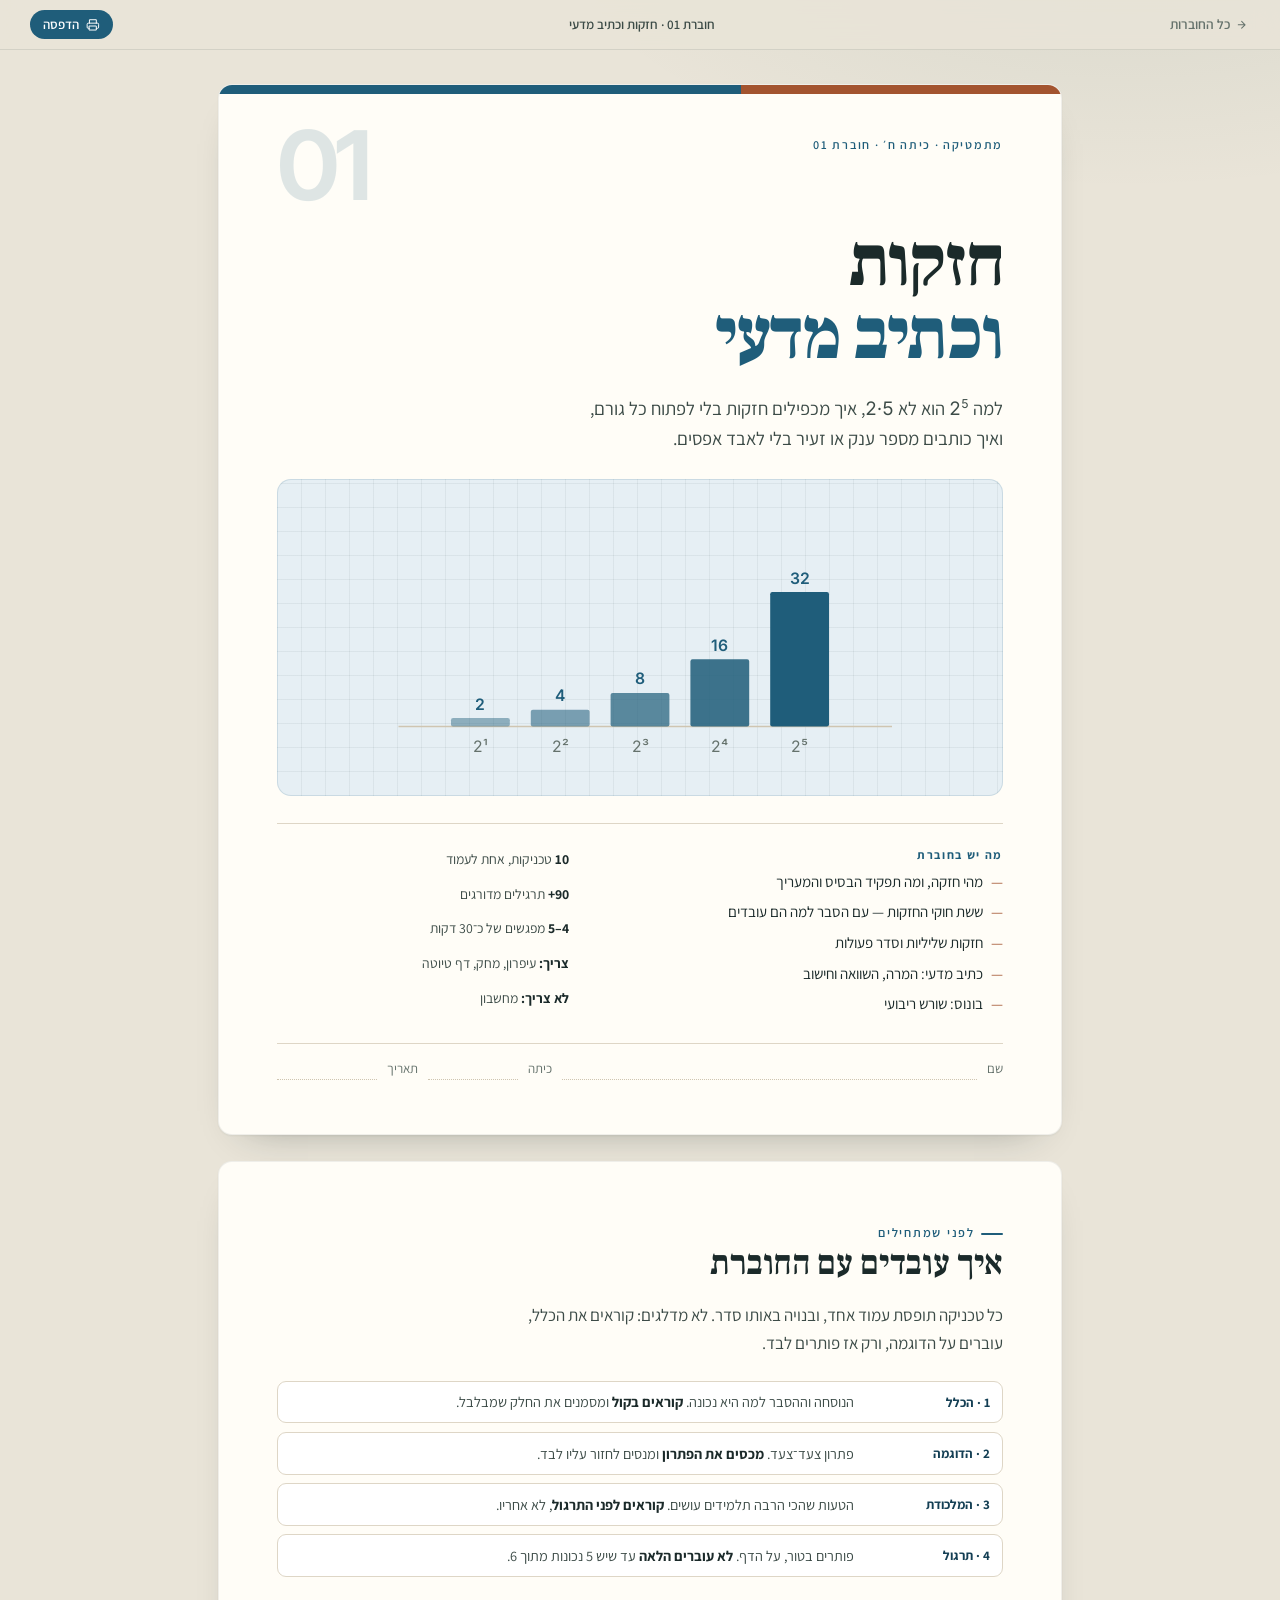
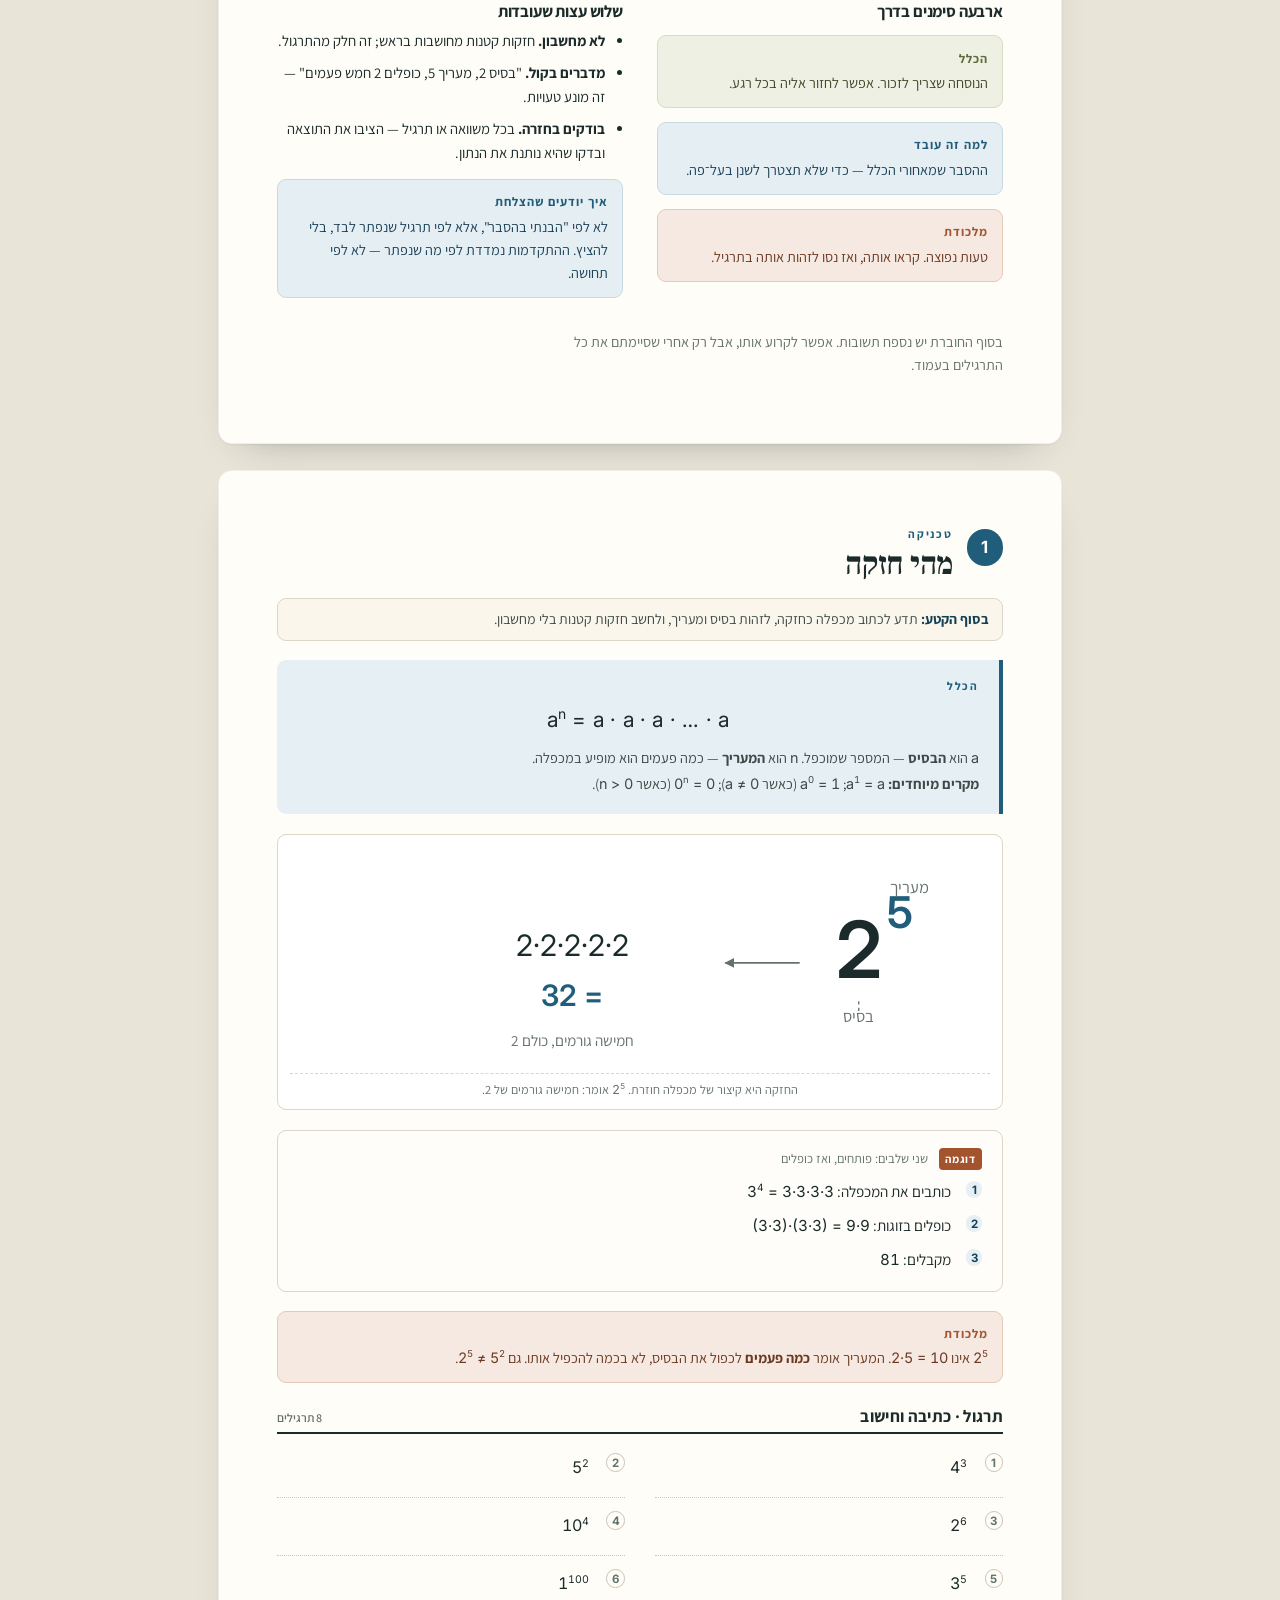
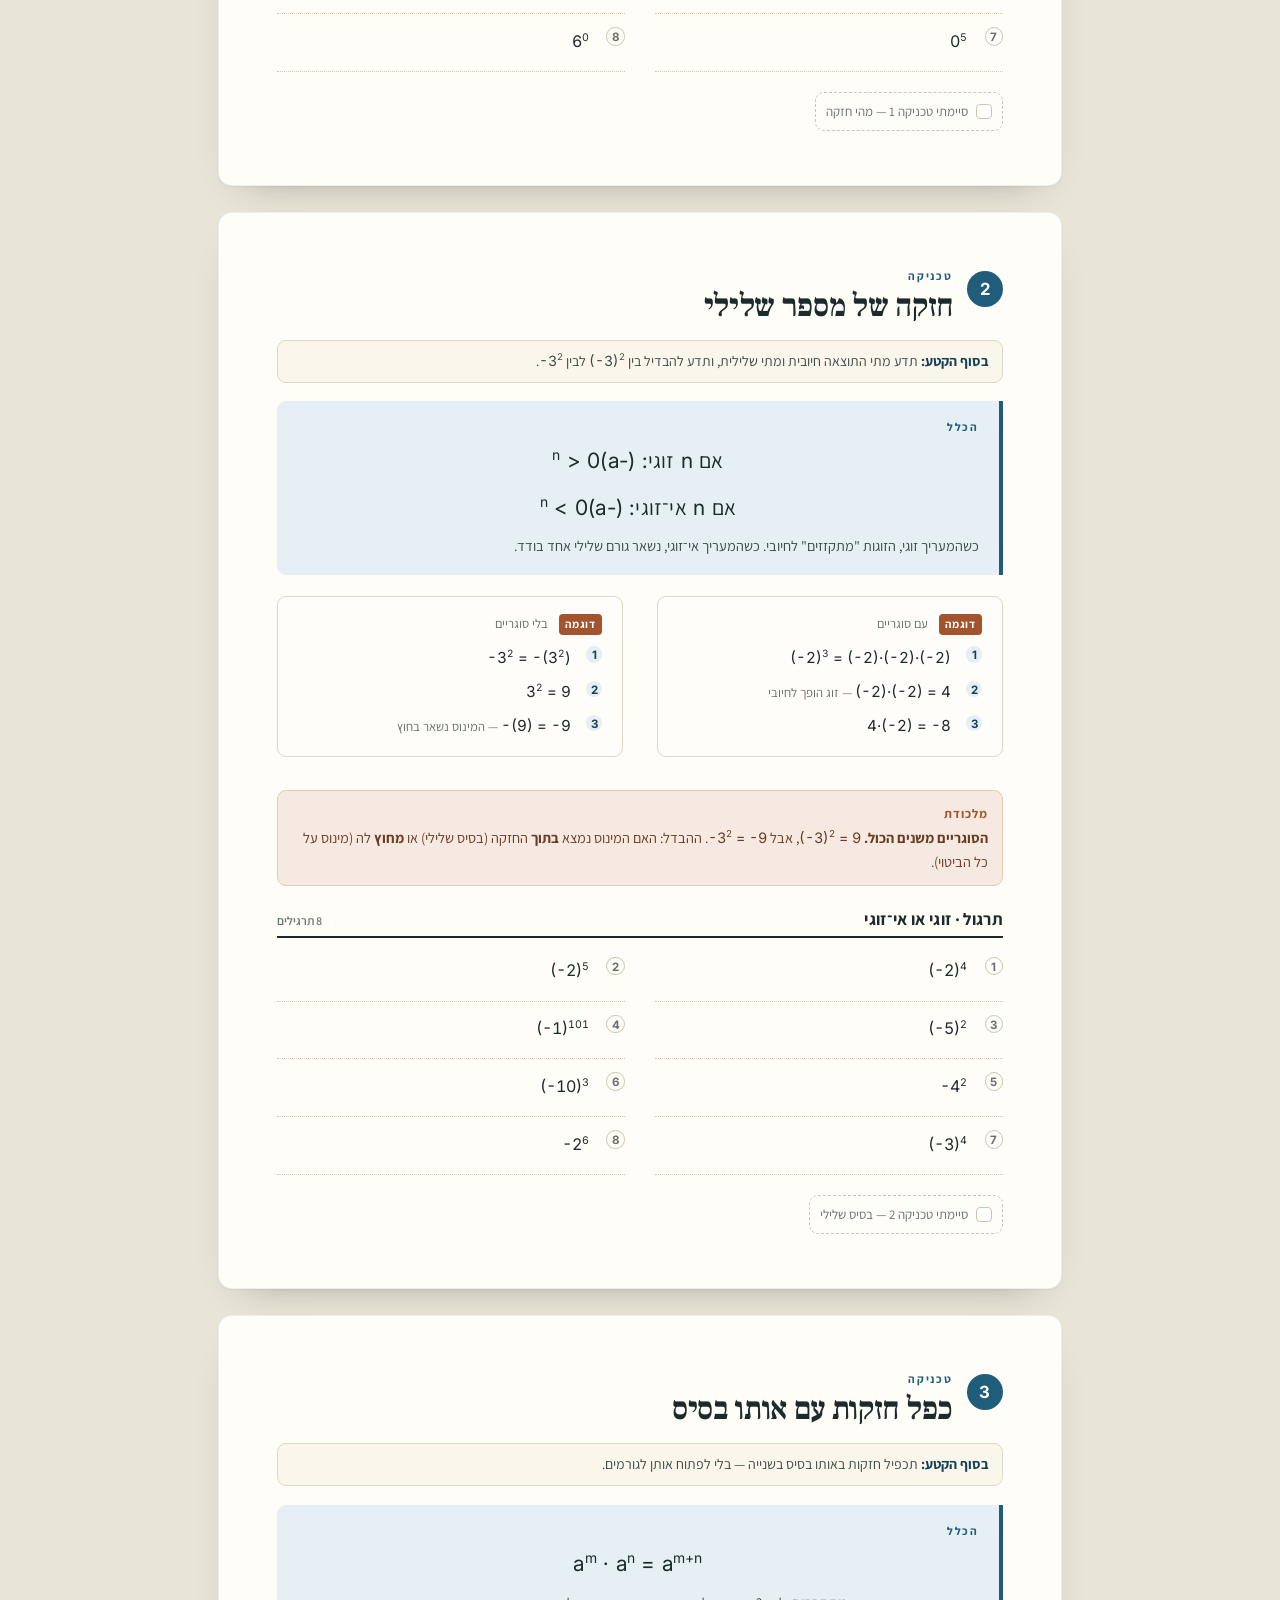
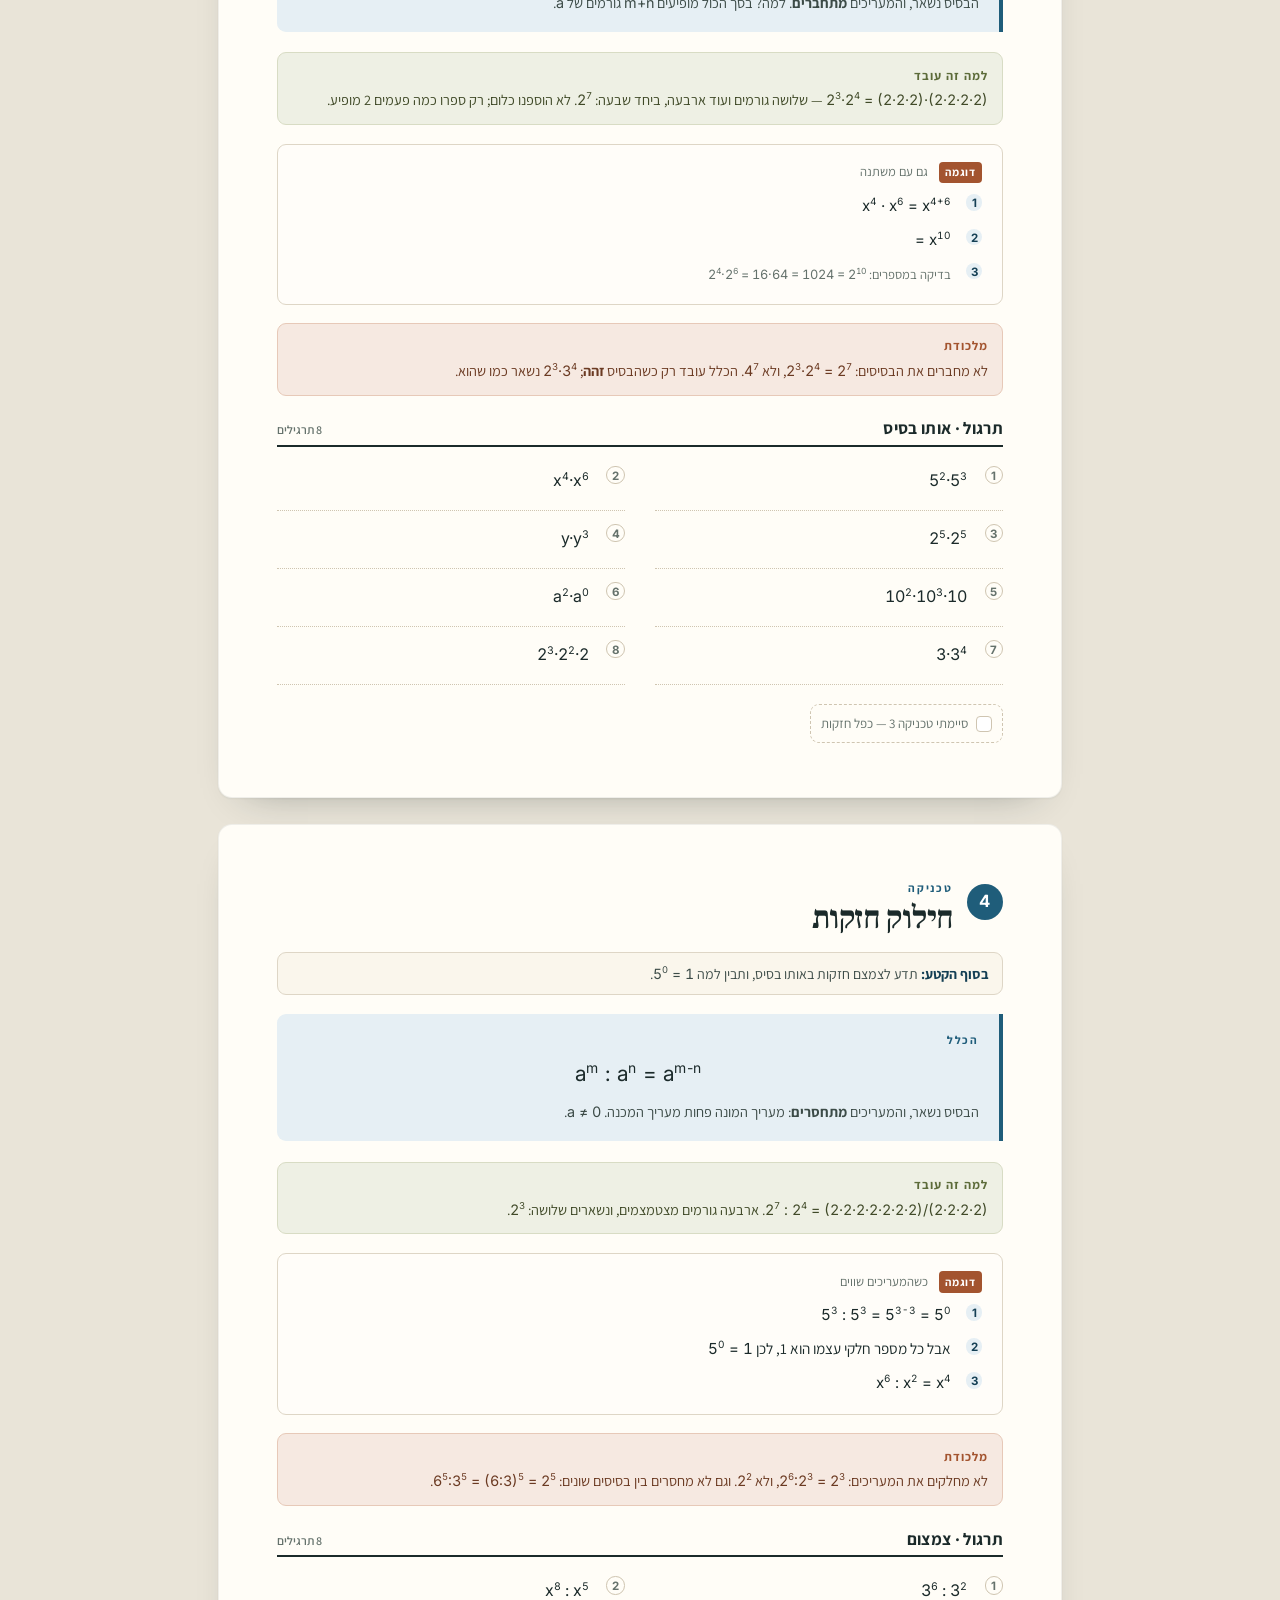
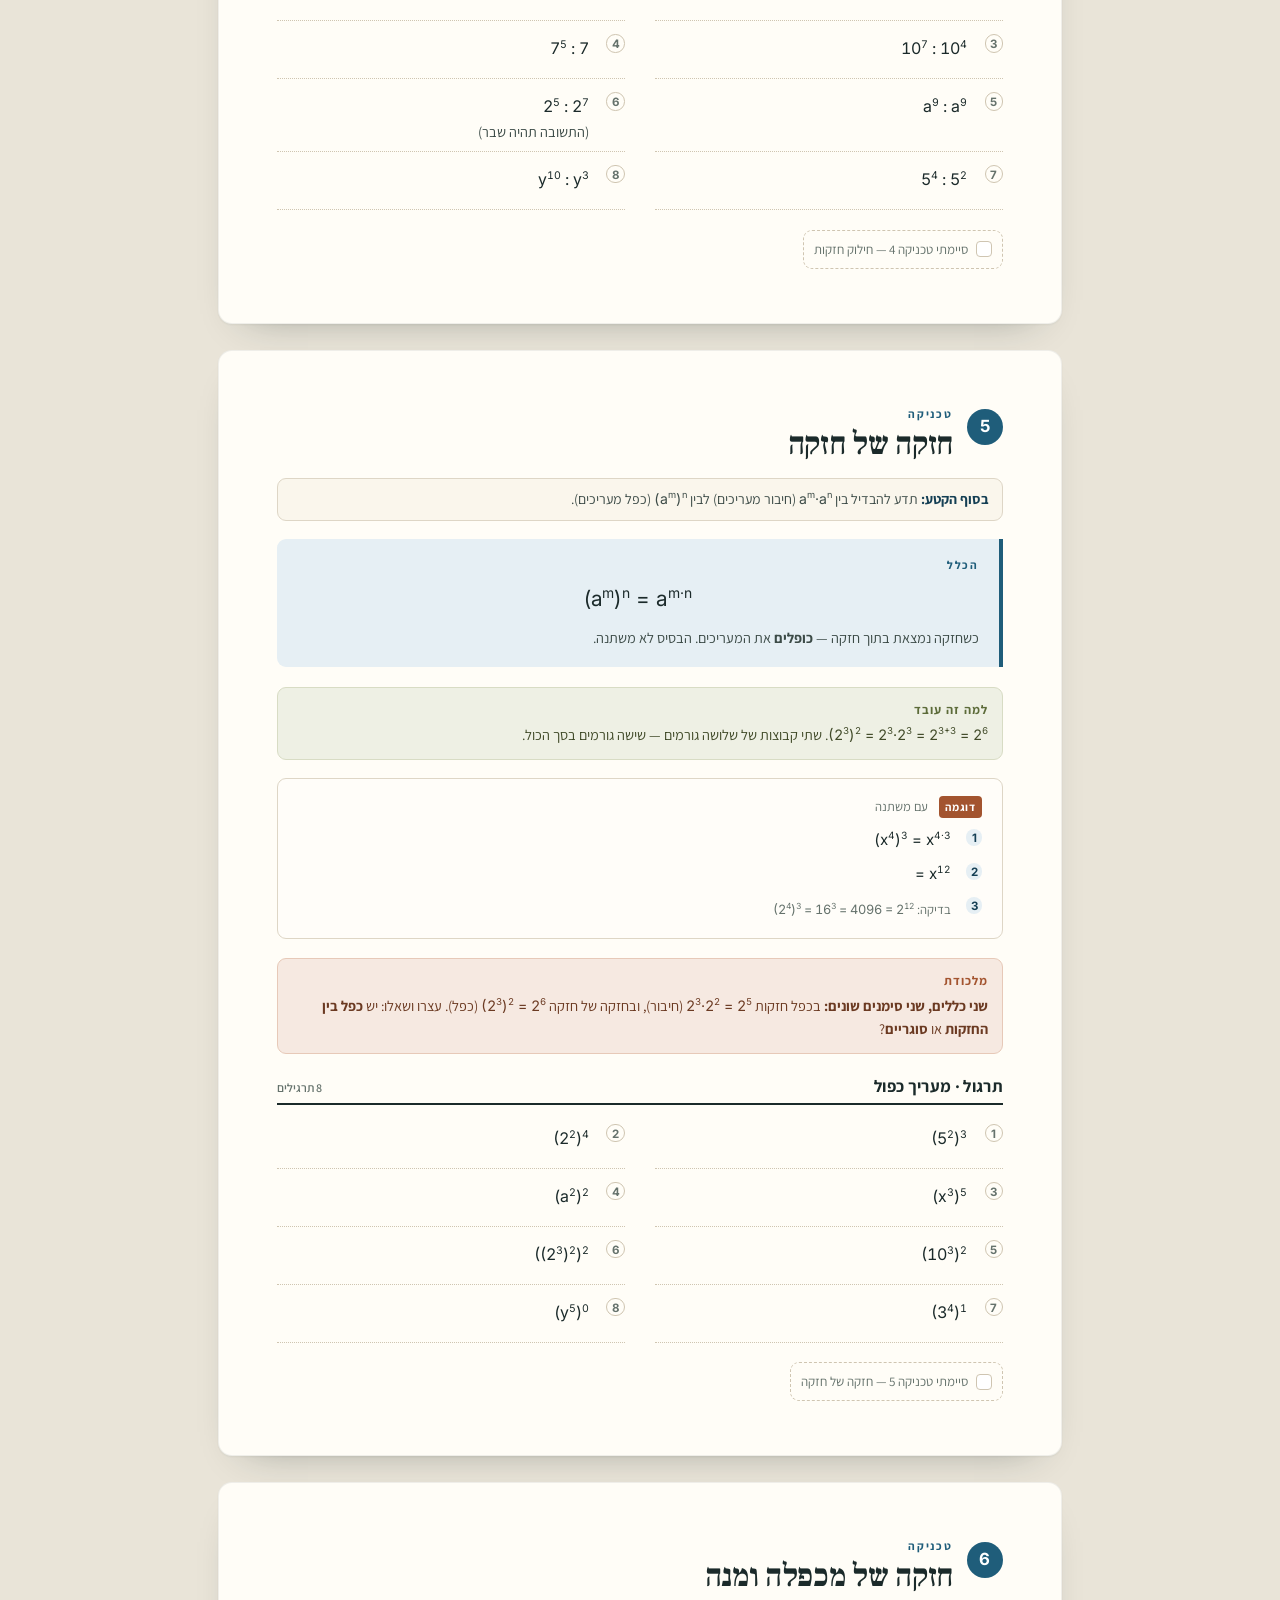
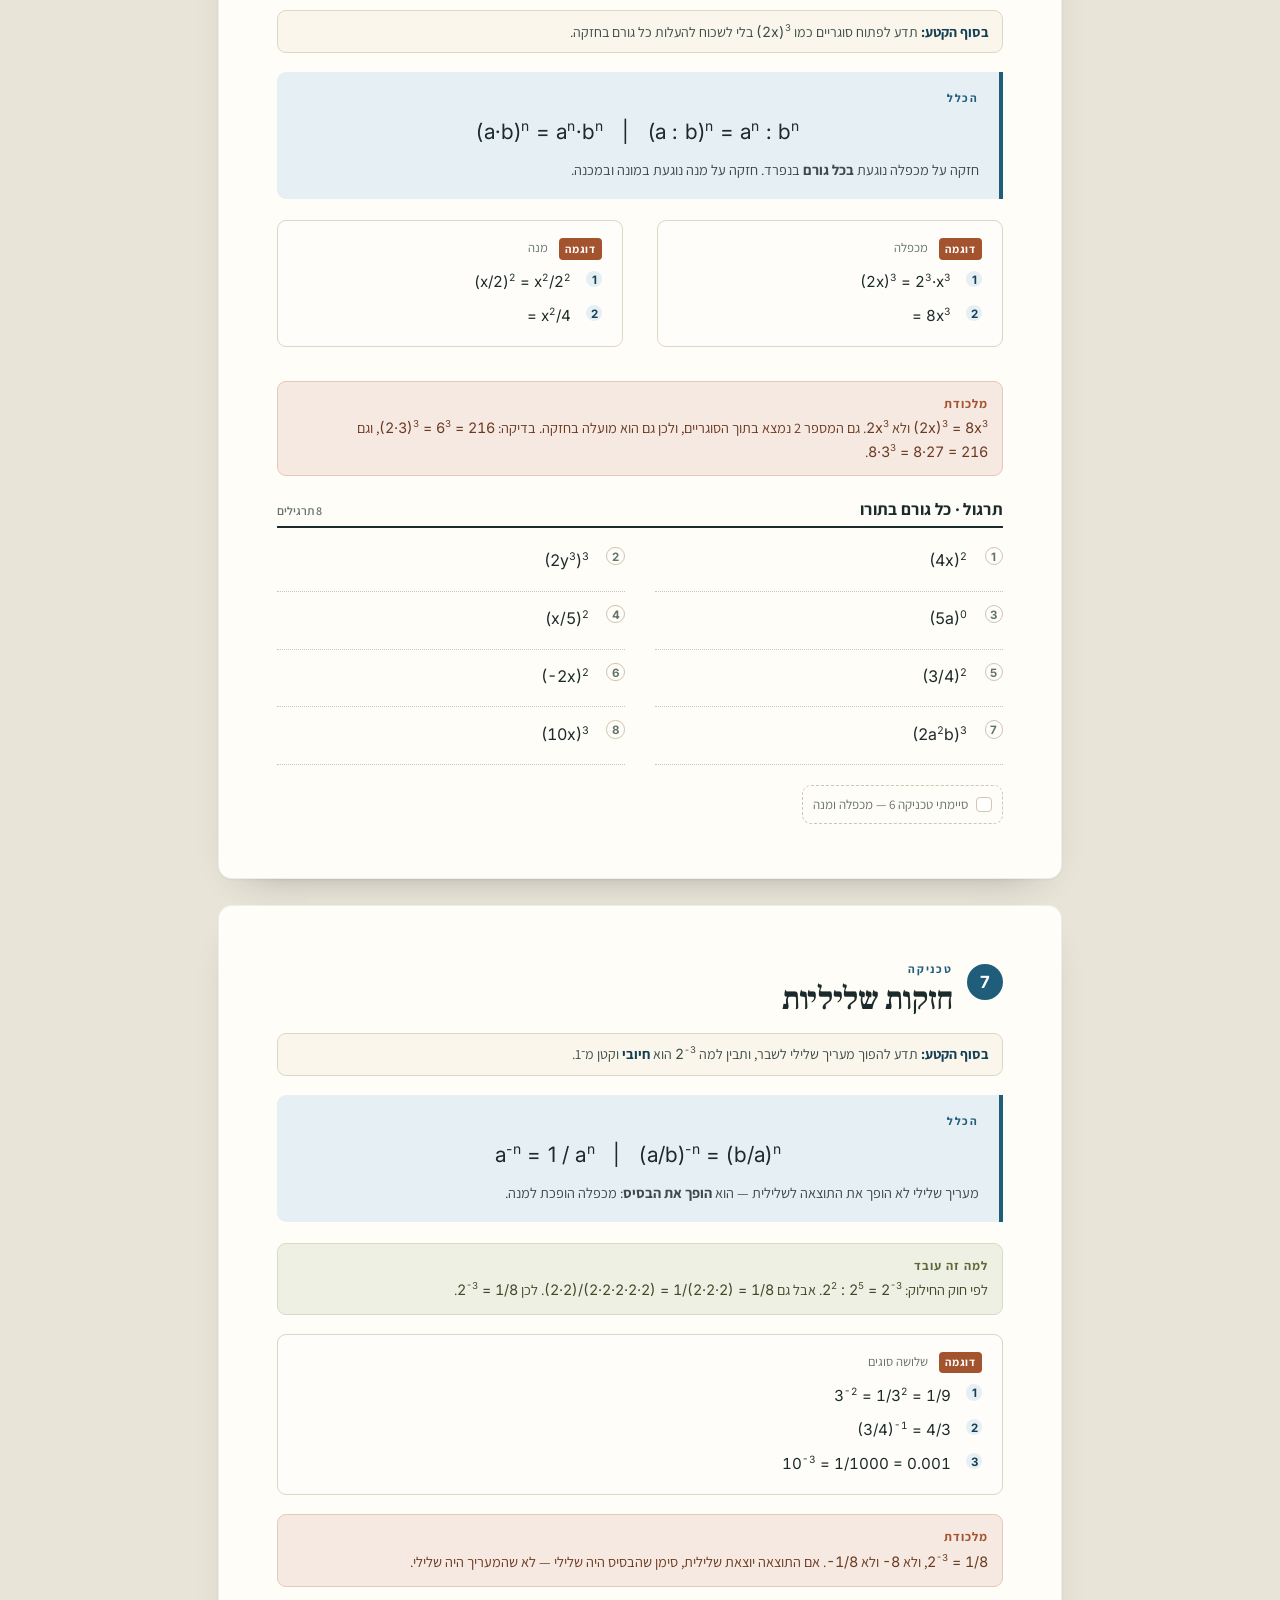
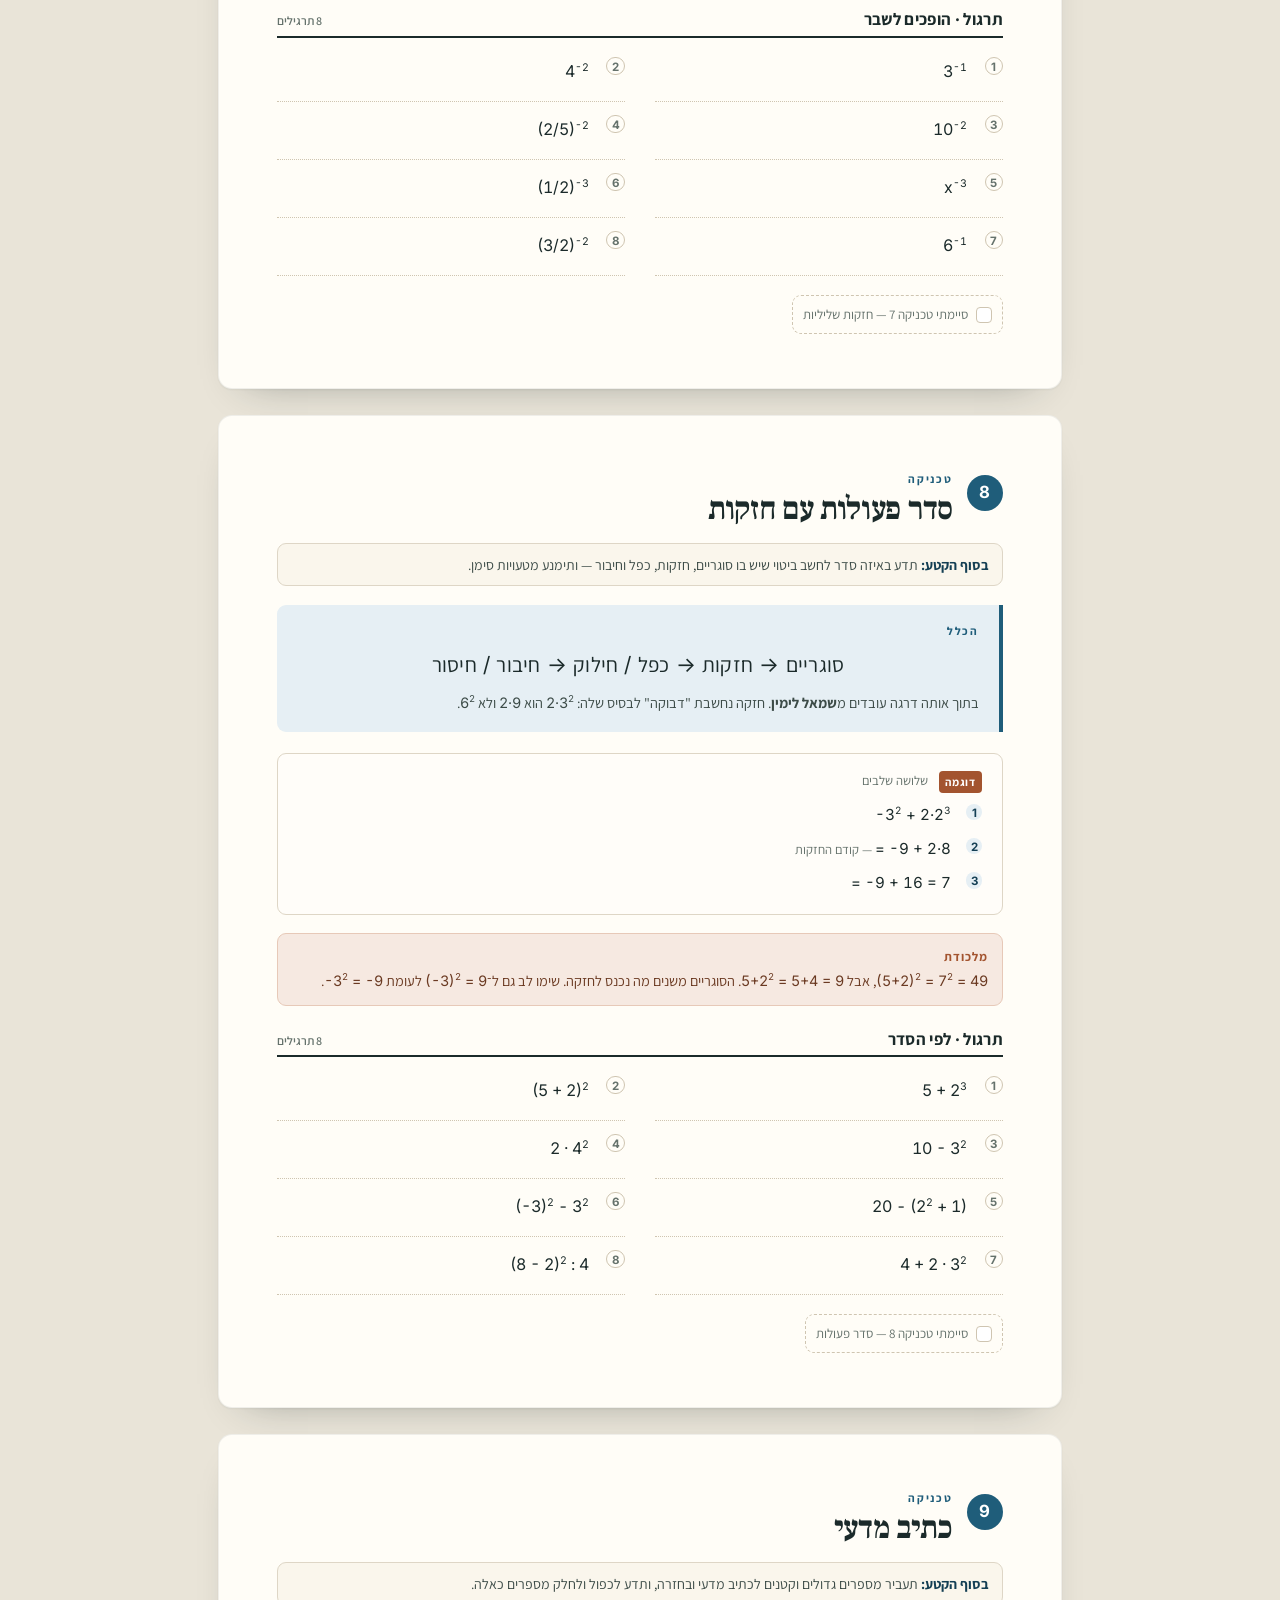
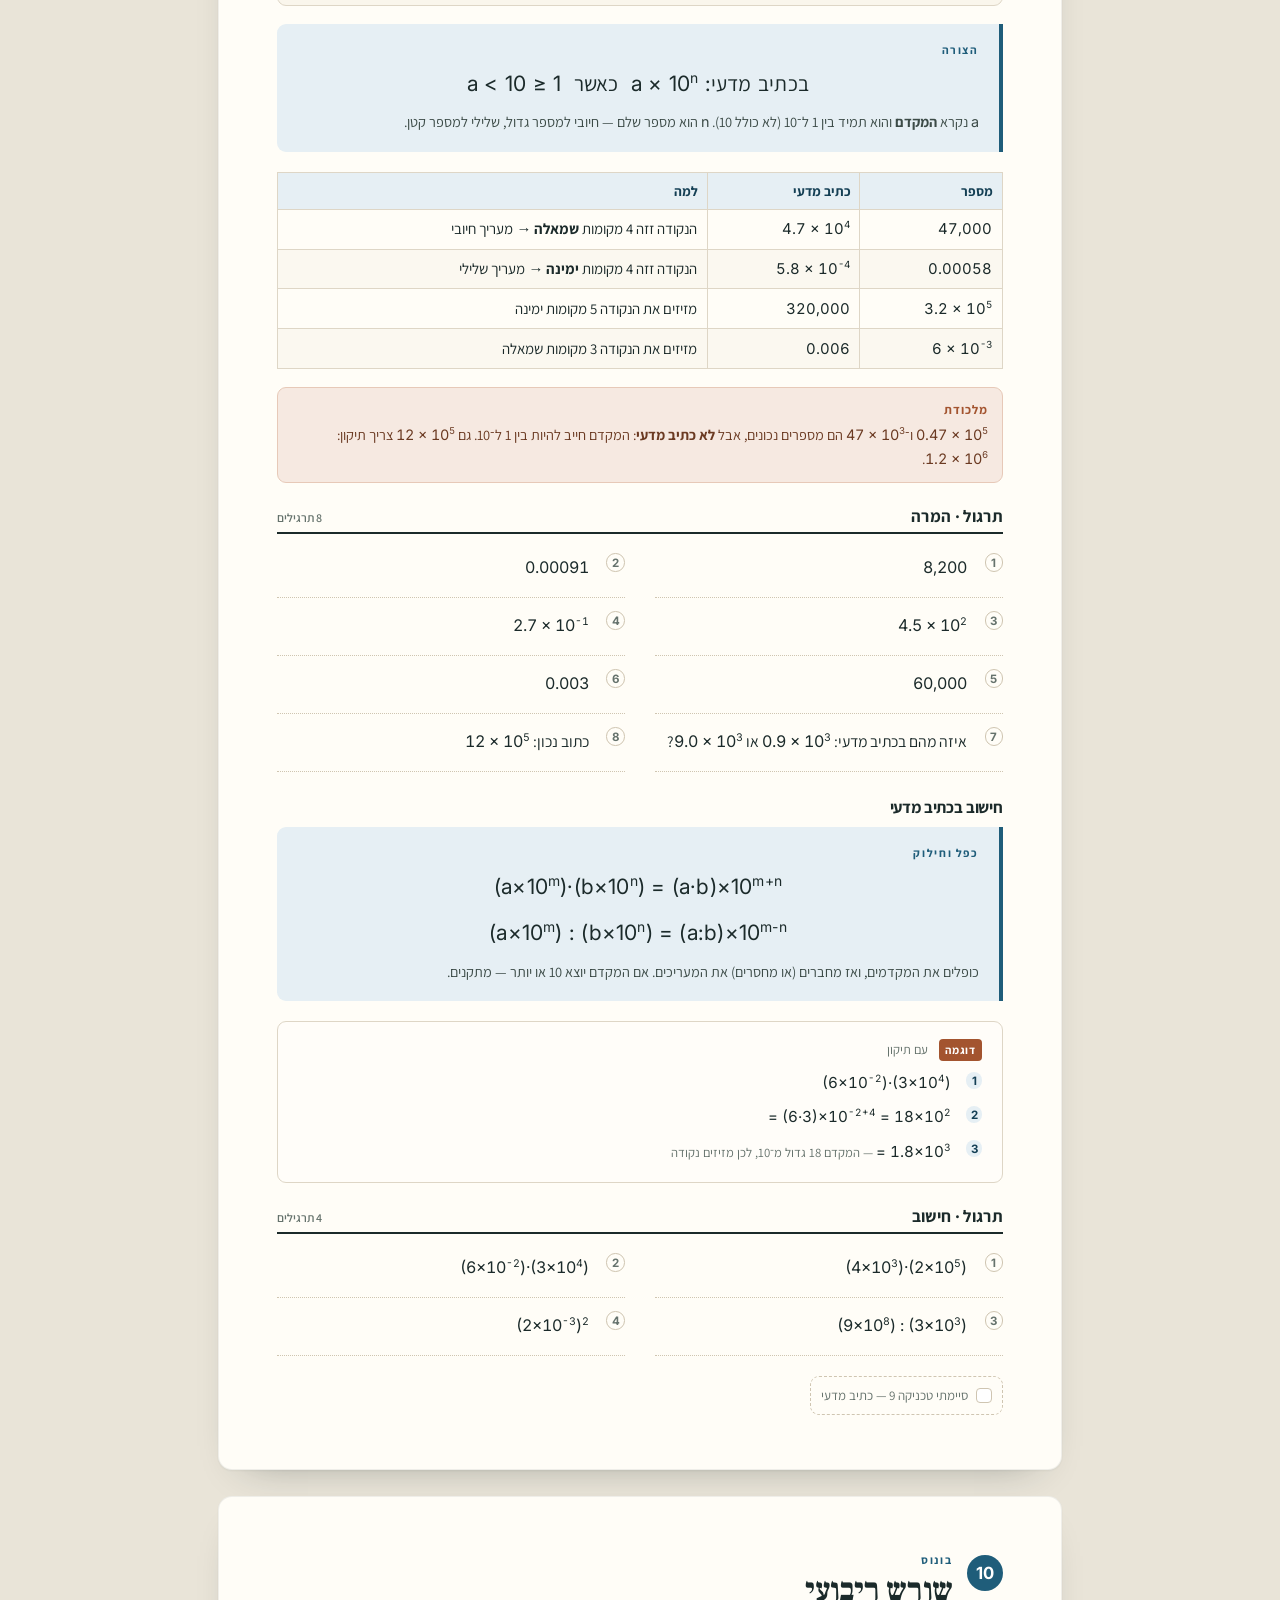
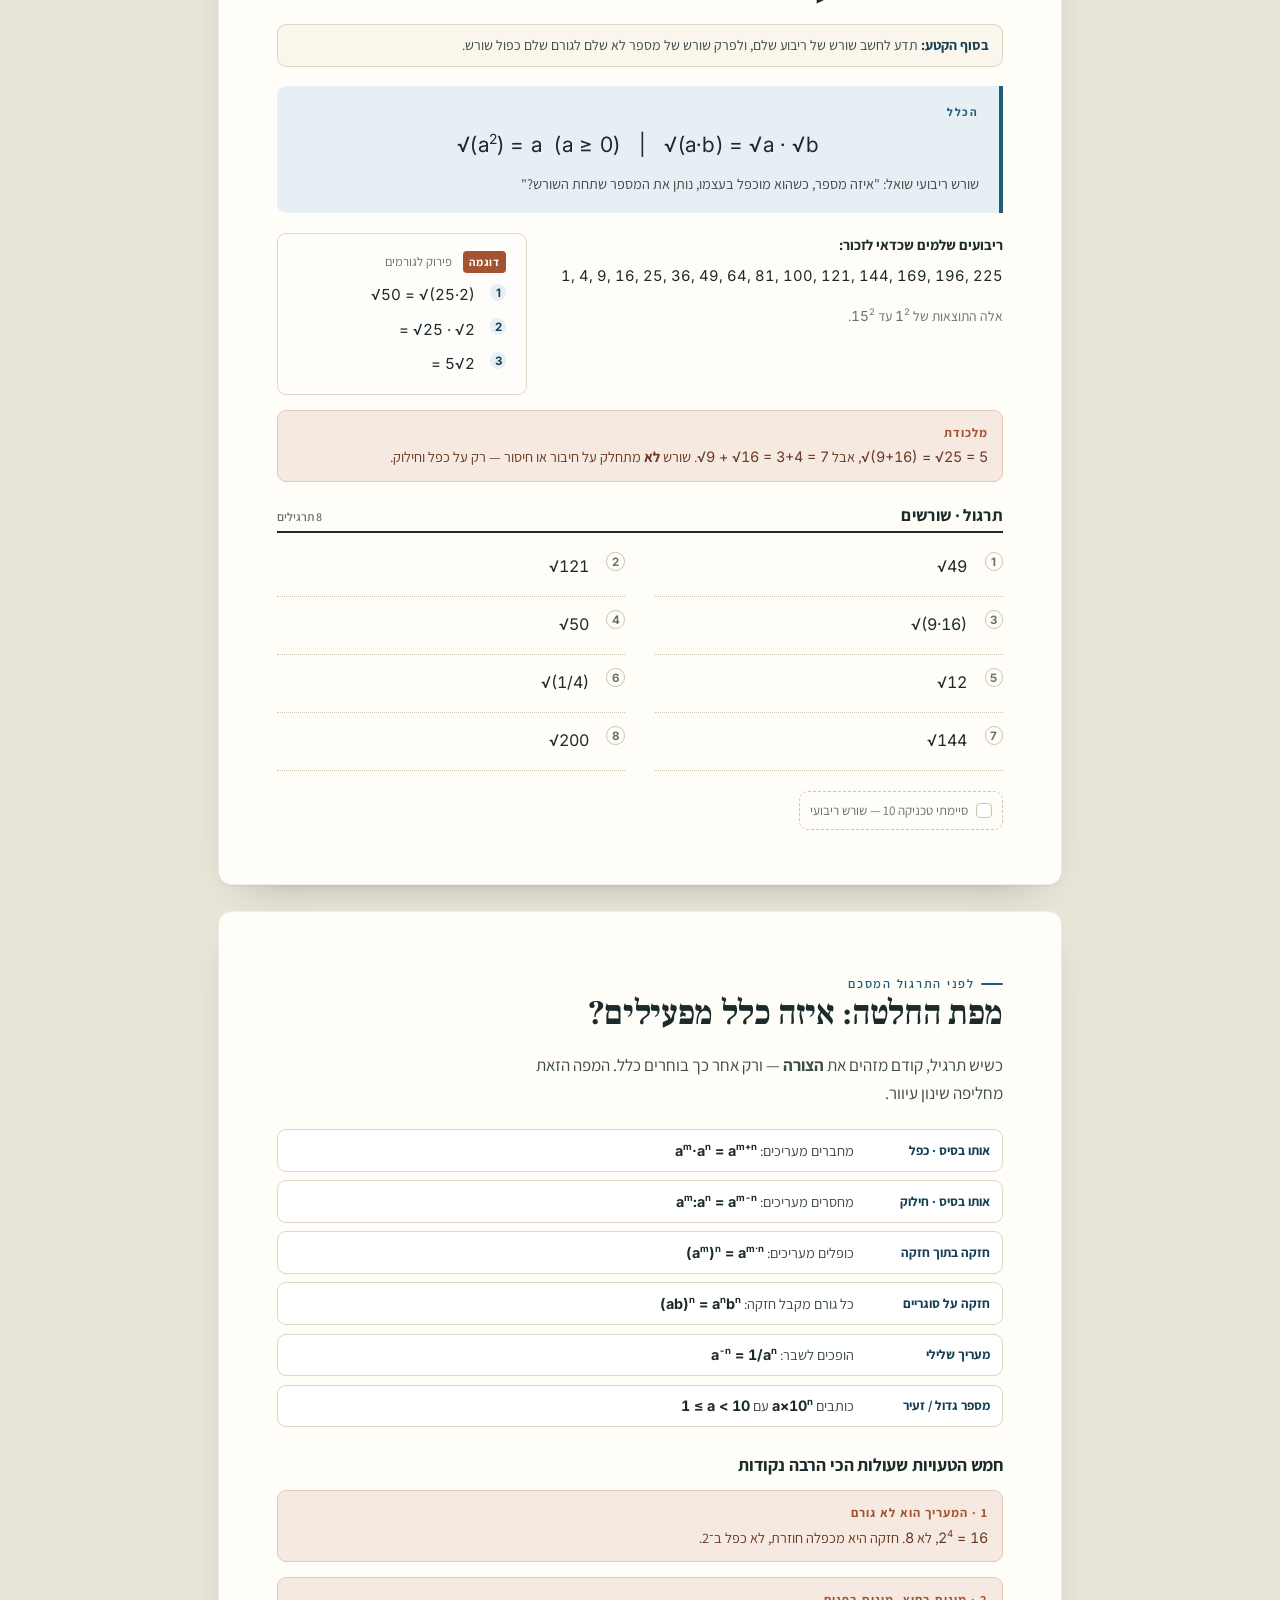
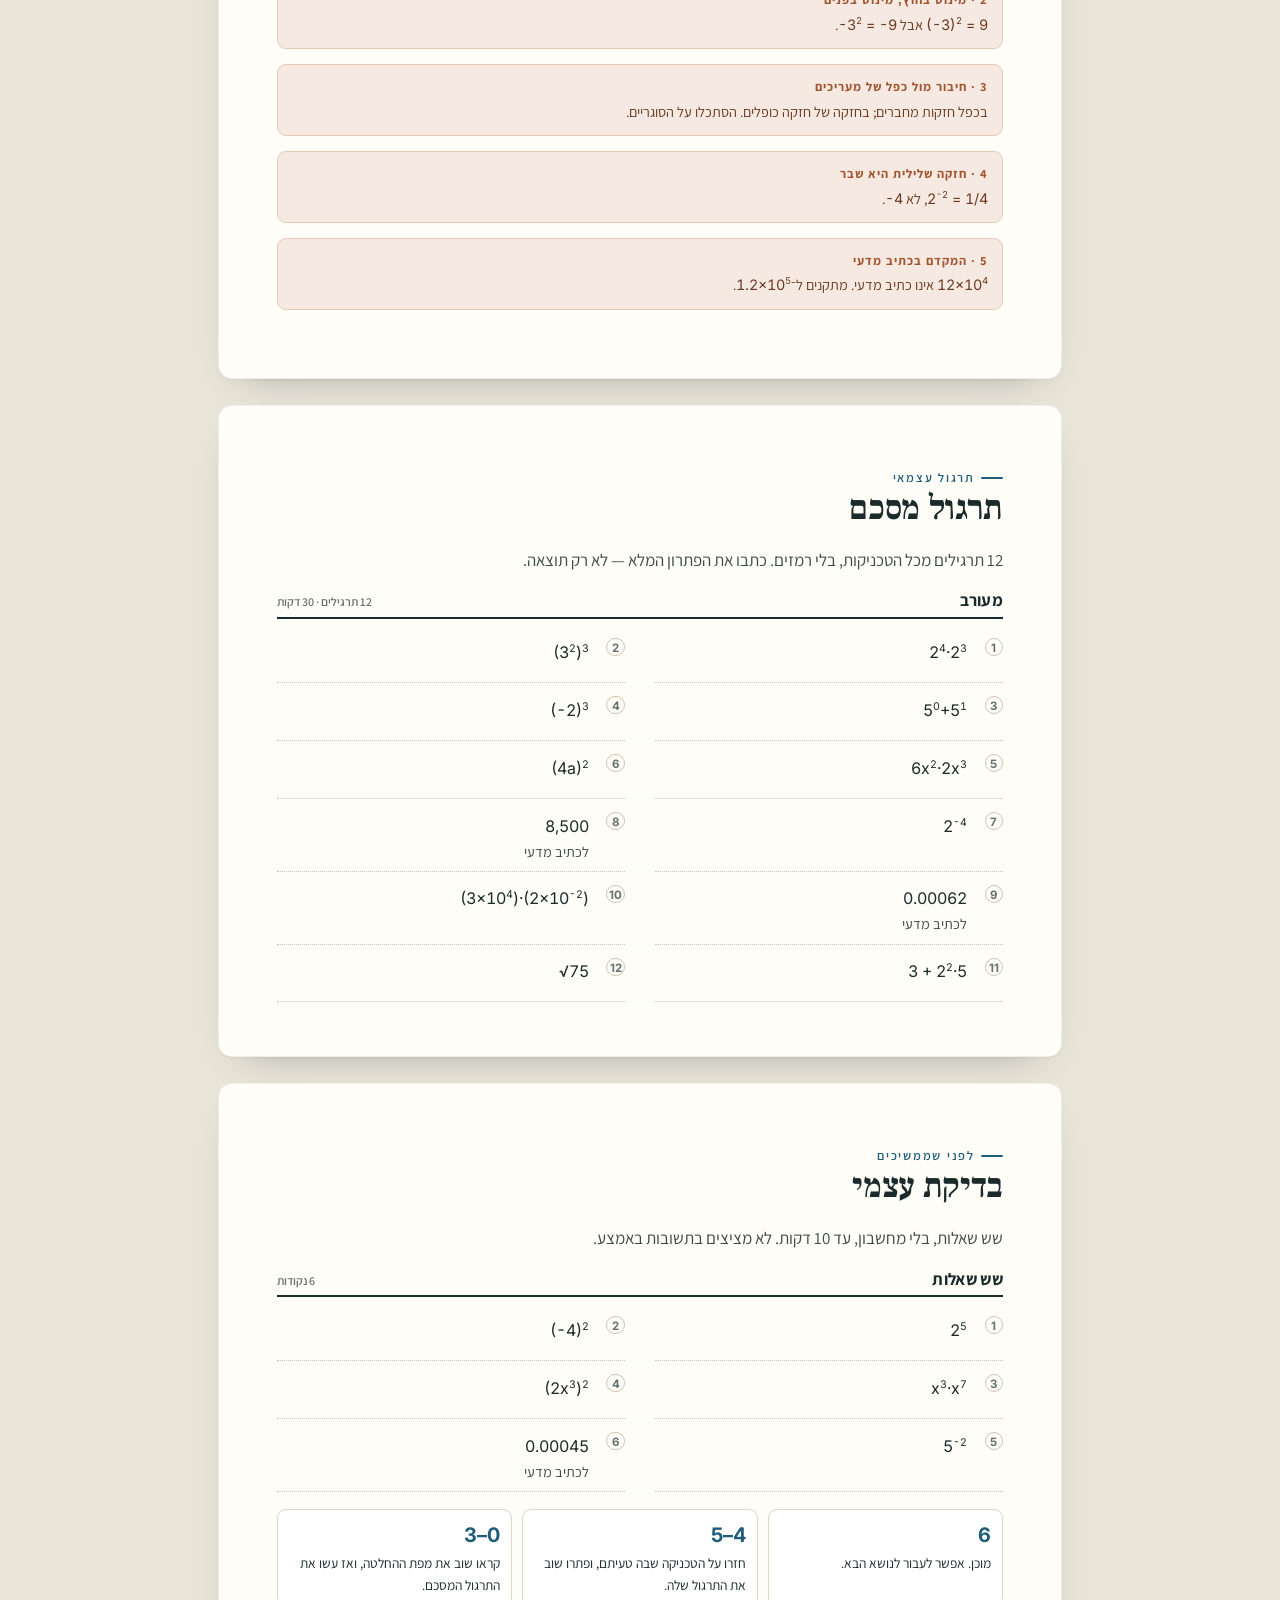
<file: booklets/01-powers.html>
<!DOCTYPE html>
<html lang="he" dir="rtl">
<head>
<meta charset="utf-8">
<meta name="viewport" content="width=device-width, initial-scale=1">
<meta name="color-scheme" content="light">
<title>חוברת 01 · חזקות וכתיב מדעי — מתמטיקה כיתה ח׳</title>
<meta name="description" content="חוברת עבודה: חזקות, חוקי חזקות, חזקות שליליות, כתיב מדעי ושורשים — הסברים, דוגמאות ותרגול לפי טכניקה.">
<meta name="theme-color" content="#1f5d7a">
<link rel="icon" href="data:image/svg+xml,%3Csvg xmlns='http://www.w3.org/2000/svg' viewBox='0 0 32 32'%3E%3Crect width='32' height='32' rx='7' fill='%231f5d7a'/%3E%3Ctext x='16' y='23' font-family='Arial' font-size='16' font-weight='700' fill='%23fff' text-anchor='middle'%3E2%3C/text%3E%3C/svg%3E">
<link rel="preconnect" href="https://fonts.googleapis.com">
<link rel="preconnect" href="https://fonts.gstatic.com" crossorigin>
<link href="https://fonts.googleapis.com/css2?family=Assistant:wght@300;400;600;700&amp;family=Frank+Ruhl+Libre:wght@500;700;900&amp;family=Inter:wght@400;500;700&amp;display=swap" rel="stylesheet">
<link rel="stylesheet" href="../assets/base.css">
<link rel="stylesheet" href="../assets/booklet.css">
</head>
<body class="booklet" style="--accent:#1f5d7a;--accent-2:#143f54;--accent-soft:#e6eff4">
<header class="topbar no-print">
  <a class="backlink" href="../index.html">
    <svg viewBox="0 0 24 24" aria-hidden="true"><path d="M10 6l6 6-6 6M16 12H4" fill="none" stroke="currentColor" stroke-width="1.8" stroke-linecap="round" stroke-linejoin="round"/></svg>
    כל החוברות
  </a>
  <span class="topbar-title">חוברת 01 · חזקות וכתיב מדעי</span>
  <button class="btn" data-print type="button">
    <svg viewBox="0 0 24 24" aria-hidden="true"><path d="M6 9V3h12v6M6 18H4a2 2 0 0 1-2-2v-5a2 2 0 0 1 2-2h16a2 2 0 0 1 2 2v5a2 2 0 0 1-2 2h-2M6 14h12v7H6z" fill="none" stroke="currentColor" stroke-width="1.7" stroke-linecap="round" stroke-linejoin="round"/></svg>
    הדפסה
  </button>
</header>
<span class="sr-only doc-title">חוברת 01 · חזקות וכתיב מדעי</span>

<main class="paper">

<!-- ================= שער ================= -->
<section class="sheet cover">
  <div class="cover-head">
    <div class="cover-series">מתמטיקה · כיתה ח׳ · חוברת 01</div>
    <div class="cover-mark" aria-hidden="true">01</div>
  </div>
  <h1>חזקות<br><em>וכתיב מדעי</em></h1>
  <p class="cover-lede">למה <span class="m">2<sup>5</sup></span> הוא לא <span class="m">2·5</span>, איך מכפילים חזקות בלי לפתוח כל גורם, ואיך כותבים מספר ענק או זעיר בלי לאבד אפסים.</p>

  <div class="cover-art" aria-hidden="true">
    <svg viewBox="0 0 640 250" role="img" aria-label="גרף עמודות שמראה את הגדילה של חזקות 2">
      <line x1="90" y1="210" x2="560" y2="210" stroke="#cfc5b1" stroke-width="1.5"/>
      <g>
        <rect x="140" y="202" width="56" height="8" rx="2" fill="#1f5d7a" opacity=".45"/>
        <rect x="216" y="194" width="56" height="16" rx="2" fill="#1f5d7a" opacity=".55"/>
        <rect x="292" y="178" width="56" height="32" rx="2" fill="#1f5d7a" opacity=".7"/>
        <rect x="368" y="146" width="56" height="64" rx="2" fill="#1f5d7a" opacity=".85"/>
        <rect x="444" y="82" width="56" height="128" rx="2" fill="#1f5d7a"/>
      </g>
      <g fill="#1f5d7a" font-family="Inter,Arial,sans-serif" font-size="15" font-weight="600" text-anchor="middle">
        <text x="168" y="194">2</text>
        <text x="244" y="186">4</text>
        <text x="320" y="170">8</text>
        <text x="396" y="138">16</text>
        <text x="472" y="74">32</text>
      </g>
      <g fill="#65726c" font-family="Inter,Arial,sans-serif" font-size="15" text-anchor="middle">
        <text x="168" y="234">2¹</text>
        <text x="244" y="234">2²</text>
        <text x="320" y="234">2³</text>
        <text x="396" y="234">2⁴</text>
        <text x="472" y="234">2⁵</text>
      </g>
    </svg>
  </div>

  <div class="cover-grid">
    <div>
      <h4>מה יש בחוברת</h4>
      <ul class="cover-list">
        <li>מהי חזקה, ומה תפקיד הבסיס והמעריך</li>
        <li>ששת חוקי החזקות — עם הסבר למה הם עובדים</li>
        <li>חזקות שליליות וסדר פעולות</li>
        <li>כתיב מדעי: המרה, השוואה וחישוב</li>
        <li>בונוס: שורש ריבועי</li>
      </ul>
    </div>
    <div class="cover-facts">
      <div><b>10</b> טכניקות, אחת לעמוד</div>
      <div><b>90+</b> תרגילים מדורגים</div>
      <div><b>4–5</b> מפגשים של כ־30 דקות</div>
      <div><b>צריך:</b> עיפרון, מחק, דף טיוטה</div>
      <div><b>לא צריך:</b> מחשבון</div>
    </div>
  </div>
  <div class="cover-foot">
    <span>שם</span><span class="fill"></span>
    <span>כיתה</span><span class="fill" style="max-width:70px"></span>
    <span>תאריך</span><span class="fill" style="max-width:100px"></span>
  </div>
</section>

<!-- ================= איך עובדים ================= -->
<section class="sheet">
  <span class="kicker">לפני שמתחילים</span>
  <h2>איך עובדים עם החוברת</h2>
  <p class="lead">כל טכניקה תופסת עמוד אחד, ובנויה באותו סדר. לא מדלגים: קוראים את הכלל, עוברים על הדוגמה, ורק אז פותרים לבד.</p>

  <div class="flow" style="margin-top:1.4em">
    <div class="flow-step"><span class="when">1 · הכלל</span><span class="then">הנוסחה וההסבר למה היא נכונה. <b>קוראים בקול</b> ומסמנים את החלק שמבלבל.</span></div>
    <div class="flow-step"><span class="when">2 · הדוגמה</span><span class="then">פתרון צעד־צעד. <b>מכסים את הפתרון</b> ומנסים לחזור עליו לבד.</span></div>
    <div class="flow-step"><span class="when">3 · המלכודת</span><span class="then">הטעות שהכי הרבה תלמידים עושים. <b>קוראים לפני התרגול</b>, לא אחריו.</span></div>
    <div class="flow-step"><span class="when">4 · תרגול</span><span class="then">פותרים בטור, על הדף. <b>לא עוברים הלאה</b> עד שיש 5 נכונות מתוך 6.</span></div>
  </div>

  <div class="two" style="margin-top:1.5em">
    <div>
      <h3 style="font-size:1.02rem;margin-bottom:.5em">ארבעה סימנים בדרך</h3>
      <div class="callout callout--why"><span class="callout-title">הכלל</span>הנוסחה שצריך לזכור. אפשר לחזור אליה בכל רגע.</div>
      <div class="callout callout--tip"><span class="callout-title">למה זה עובד</span>ההסבר שמאחורי הכלל — כדי שלא תצטרך לשנן בעל־פה.</div>
      <div class="callout callout--warn"><span class="callout-title">מלכודת</span>טעות נפוצה. קראו אותה, ואז נסו לזהות אותה בתרגיל.</div>
    </div>
    <div>
      <h3 style="font-size:1.02rem;margin-bottom:.5em">שלוש עצות שעובדות</h3>
      <ul style="font-size:.92rem;display:grid;gap:.55em">
        <li><b>לא מחשבון.</b> חזקות קטנות מחושבות בראש; זה חלק מהתרגול.</li>
        <li><b>מדברים בקול.</b> "בסיס 2, מעריך 5, כופלים 2 חמש פעמים" — זה מונע טעויות.</li>
        <li><b>בודקים בחזרה.</b> בכל משוואה או תרגיל — הציבו את התוצאה ובדקו שהיא נותנת את הנתון.</li>
      </ul>
      <div class="callout callout--tip" style="margin-top:1em">
        <span class="callout-title">איך יודעים שהצלחת</span>
        לא לפי "הבנתי בהסבר", אלא לפי תרגיל שנפתר לבד, בלי להציץ. ההתקדמות נמדדת לפי מה שנפתר — לא לפי תחושה.
      </div>
    </div>
  </div>

  <p class="lead" style="margin-top:1.2em;font-size:.9rem;color:var(--ink-3)">בסוף החוברת יש נספח תשובות. אפשר לקרוע אותו, אבל רק אחרי שסיימתם את כל התרגילים בעמוד.</p>
</section>

<!-- ================= 1 ================= -->
<section class="sheet tech">
  <header class="tech-head">
    <span class="tech-num">1</span>
    <div>
      <p class="tech-kicker">טכניקה</p>
      <h2>מהי חזקה</h2>
    </div>
  </header>
  <p class="tech-goal"><b>בסוף הקטע:</b> תדע לכתוב מכפלה כחזקה, לזהות בסיס ומעריך, ולחשב חזקות קטנות בלי מחשבון.</p>

  <div class="rule-box">
    <p class="rule-label">הכלל</p>
    <div class="eq">a<sup>n</sup> = a · a · a · … · a</div>
    <p class="rule-note"><span class="m">a</span> הוא <b>הבסיס</b> — המספר שמוכפל. <span class="m">n</span> הוא <b>המעריך</b> — כמה פעמים הוא מופיע במכפלה.</p>
    <p class="rule-note"><b>מקרים מיוחדים:</b> <span class="m">a<sup>1</sup> = a</span>; <span class="m">a<sup>0</sup> = 1</span> (כאשר <span class="m">a ≠ 0</span>); <span class="m">0<sup>n</sup> = 0</span> (כאשר <span class="m">n &gt; 0</span>).</p>
  </div>

  <figure class="fig">
    <svg viewBox="0 0 640 200" role="img" aria-label="בחזקה 2 בחזקת 5, 2 הוא הבסיס ו־5 הוא המעריך, והתוצאה 32">
      <defs>
        <marker id="arr1" viewBox="0 0 10 10" refX="9" refY="5" markerWidth="6" markerHeight="6" orient="auto-start-reverse">
          <path d="M0 0L10 5L0 10z" fill="#65726c"/>
        </marker>
      </defs>
      <g font-family="Inter,Arial,sans-serif" fill="#1b2a2a">
        <text x="520" y="120" font-size="72" font-weight="600" text-anchor="middle">2</text>
        <text x="558" y="74" font-size="40" font-weight="600" fill="#1f5d7a" text-anchor="middle">5</text>
      </g>
      <g font-family="Assistant,Arial,sans-serif" font-size="15" fill="#65726c" text-anchor="middle">
        <text x="520" y="160">בסיס</text>
        <text x="566" y="42">מעריך</text>
      </g>
      <line x1="520" y1="150" x2="520" y2="138" stroke="#65726c" stroke-width="1.2" stroke-dasharray="3 3"/>
      <line x1="466" y1="106" x2="398" y2="106" stroke="#65726c" stroke-width="1.5" marker-end="url(#arr1)"/>
      <g font-family="Inter,Arial,sans-serif" fill="#1b2a2a" text-anchor="middle">
        <text x="258" y="100" font-size="27">2·2·2·2·2</text>
        <text x="258" y="145" font-size="27" font-weight="600" fill="#1f5d7a">= 32</text>
      </g>
      <text x="258" y="182" font-family="Assistant,Arial,sans-serif" font-size="14" fill="#65726c" text-anchor="middle">חמישה גורמים, כולם 2</text>
    </svg>
    <figcaption>החזקה היא קיצור של מכפלה חוזרת. <span class="m">2<sup>5</sup></span> אומר: חמישה גורמים של 2.</figcaption>
  </figure>

  <div class="example">
    <div class="example-head"><span class="tag">דוגמה</span><span class="hint">שני שלבים: פותחים, ואז כופלים</span></div>
    <ol class="steps">
      <li>כותבים את המכפלה: <span class="m">3<sup>4</sup> = 3·3·3·3</span></li>
      <li>כופלים בזוגות: <span class="m">(3·3)·(3·3) = 9·9</span></li>
      <li>מקבלים: <span class="m">81</span></li>
    </ol>
  </div>

  <div class="callout callout--warn">
    <span class="callout-title">מלכודת</span>
    <p><span class="m">2<sup>5</sup></span> אינו <span class="m">2·5 = 10</span>. המעריך אומר <b>כמה פעמים</b> לכפול את הבסיס, לא בכמה להכפיל אותו. גם <span class="m">2<sup>5</sup> ≠ 5<sup>2</sup></span>.</p>
  </div>

  <div class="drill">
    <div class="drill-head"><h3>תרגול · כתיבה וחישוב</h3><span class="count">8 תרגילים</span></div>
    <ol class="ex">
      <li><span class="m">4<sup>3</sup></span></li>
      <li><span class="m">5<sup>2</sup></span></li>
      <li><span class="m">2<sup>6</sup></span></li>
      <li><span class="m">10<sup>4</sup></span></li>
      <li><span class="m">3<sup>5</sup></span></li>
      <li><span class="m">1<sup>100</sup></span></li>
      <li><span class="m">0<sup>5</sup></span></li>
      <li><span class="m">6<sup>0</sup></span></li>
    </ol>
  </div>

  <label class="done"><input type="checkbox" data-key="p1-t1"> סיימתי טכניקה 1 — מהי חזקה</label>
</section>

<!-- ================= 2 ================= -->
<section class="sheet tech">
  <header class="tech-head">
    <span class="tech-num">2</span>
    <div>
      <p class="tech-kicker">טכניקה</p>
      <h2>חזקה של מספר שלילי</h2>
    </div>
  </header>
  <p class="tech-goal"><b>בסוף הקטע:</b> תדע מתי התוצאה חיובית ומתי שלילית, ותדע להבדיל בין <span class="m">(-3)<sup>2</sup></span> לבין <span class="m">-3<sup>2</sup></span>.</p>

  <div class="rule-box">
    <p class="rule-label">הכלל</p>
    <div class="eq">אם n זוגי: (-a)<sup>n</sup> &gt; 0</div>
    <div class="eq">אם n אי־זוגי: (-a)<sup>n</sup> &lt; 0</div>
    <p class="rule-note">כשהמעריך זוגי, הזוגות "מתקזזים" לחיובי. כשהמעריך אי־זוגי, נשאר גורם שלילי אחד בודד.</p>
  </div>

  <div class="two">
    <div class="example" style="margin-top:0">
      <div class="example-head"><span class="tag">דוגמה</span><span class="hint">עם סוגריים</span></div>
      <ol class="steps">
        <li><span class="m">(-2)<sup>3</sup> = (-2)·(-2)·(-2)</span></li>
        <li><span class="m">(-2)·(-2) = 4</span> <span class="why">— זוג הופך לחיובי</span></li>
        <li><span class="m">4·(-2) = -8</span></li>
      </ol>
    </div>
    <div class="example" style="margin-top:0">
      <div class="example-head"><span class="tag">דוגמה</span><span class="hint">בלי סוגריים</span></div>
      <ol class="steps">
        <li><span class="m">-3<sup>2</sup> = -(3<sup>2</sup>)</span></li>
        <li><span class="m">3<sup>2</sup> = 9</span></li>
        <li><span class="m">-(9) = -9</span> <span class="why">— המינוס נשאר בחוץ</span></li>
      </ol>
    </div>
  </div>

  <div class="callout callout--warn">
    <span class="callout-title">מלכודת</span>
    <p><b>הסוגריים משנים הכול.</b> <span class="m">(-3)<sup>2</sup> = 9</span>, אבל <span class="m">-3<sup>2</sup> = -9</span>. ההבדל: האם המינוס נמצא <b>בתוך</b> החזקה (בסיס שלילי) או <b>מחוץ</b> לה (מינוס על כל הביטוי).</p>
  </div>

  <div class="drill">
    <div class="drill-head"><h3>תרגול · זוגי או אי־זוגי</h3><span class="count">8 תרגילים</span></div>
    <ol class="ex">
      <li><span class="m">(-2)<sup>4</sup></span></li>
      <li><span class="m">(-2)<sup>5</sup></span></li>
      <li><span class="m">(-5)<sup>2</sup></span></li>
      <li><span class="m">(-1)<sup>101</sup></span></li>
      <li><span class="m">-4<sup>2</sup></span></li>
      <li><span class="m">(-10)<sup>3</sup></span></li>
      <li><span class="m">(-3)<sup>4</sup></span></li>
      <li><span class="m">-2<sup>6</sup></span></li>
    </ol>
  </div>

  <label class="done"><input type="checkbox" data-key="p1-t2"> סיימתי טכניקה 2 — בסיס שלילי</label>
</section>

<!-- ================= 3 ================= -->
<section class="sheet tech">
  <header class="tech-head">
    <span class="tech-num">3</span>
    <div>
      <p class="tech-kicker">טכניקה</p>
      <h2>כפל חזקות עם אותו בסיס</h2>
    </div>
  </header>
  <p class="tech-goal"><b>בסוף הקטע:</b> תכפיל חזקות באותו בסיס בשנייה — בלי לפתוח אותן לגורמים.</p>

  <div class="rule-box">
    <p class="rule-label">הכלל</p>
    <div class="eq">a<sup>m</sup> · a<sup>n</sup> = a<sup>m+n</sup></div>
    <p class="rule-note">הבסיס נשאר, והמעריכים <b>מתחברים</b>. למה? בסך הכול מופיעים <span class="m">m+n</span> גורמים של <span class="m">a</span>.</p>
  </div>

  <div class="callout callout--why">
    <span class="callout-title">למה זה עובד</span>
    <p><span class="m">2<sup>3</sup>·2<sup>4</sup> = (2·2·2)·(2·2·2·2)</span> — שלושה גורמים ועוד ארבעה, ביחד שבעה: <span class="m">2<sup>7</sup></span>. לא הוספנו כלום; רק ספרו כמה פעמים 2 מופיע.</p>
  </div>

  <div class="example">
    <div class="example-head"><span class="tag">דוגמה</span><span class="hint">גם עם משתנה</span></div>
    <ol class="steps">
      <li><span class="m">x<sup>4</sup> · x<sup>6</sup> = x<sup>4+6</sup></span></li>
      <li><span class="m">= x<sup>10</sup></span></li>
      <li><span class="why">בדיקה במספרים: <span class="m">2<sup>4</sup>·2<sup>6</sup> = 16·64 = 1024 = 2<sup>10</sup></span></span></li>
    </ol>
  </div>

  <div class="callout callout--warn">
    <span class="callout-title">מלכודת</span>
    <p>לא מחברים את הבסיסים: <span class="m">2<sup>3</sup>·2<sup>4</sup> = 2<sup>7</sup></span>, ולא <span class="m">4<sup>7</sup></span>. הכלל עובד רק כשהבסיס <b>זהה</b>; <span class="m">2<sup>3</sup>·3<sup>4</sup></span> נשאר כמו שהוא.</p>
  </div>

  <div class="drill">
    <div class="drill-head"><h3>תרגול · אותו בסיס</h3><span class="count">8 תרגילים</span></div>
    <ol class="ex">
      <li><span class="m">5<sup>2</sup>·5<sup>3</sup></span></li>
      <li><span class="m">x<sup>4</sup>·x<sup>6</sup></span></li>
      <li><span class="m">2<sup>5</sup>·2<sup>5</sup></span></li>
      <li><span class="m">y·y<sup>3</sup></span></li>
      <li><span class="m">10<sup>2</sup>·10<sup>3</sup>·10</span></li>
      <li><span class="m">a<sup>2</sup>·a<sup>0</sup></span></li>
      <li><span class="m">3·3<sup>4</sup></span></li>
      <li><span class="m">2<sup>3</sup>·2<sup>2</sup>·2</span></li>
    </ol>
  </div>

  <label class="done"><input type="checkbox" data-key="p1-t3"> סיימתי טכניקה 3 — כפל חזקות</label>
</section>

<!-- ================= 4 ================= -->
<section class="sheet tech">
  <header class="tech-head">
    <span class="tech-num">4</span>
    <div>
      <p class="tech-kicker">טכניקה</p>
      <h2>חילוק חזקות</h2>
    </div>
  </header>
  <p class="tech-goal"><b>בסוף הקטע:</b> תדע לצמצם חזקות באותו בסיס, ותבין למה <span class="m">5<sup>0</sup> = 1</span>.</p>

  <div class="rule-box">
    <p class="rule-label">הכלל</p>
    <div class="eq">a<sup>m</sup> : a<sup>n</sup> = a<sup>m-n</sup></div>
    <p class="rule-note">הבסיס נשאר, והמעריכים <b>מתחסרים</b>: מעריך המונה פחות מעריך המכנה. <span class="m">a ≠ 0</span>.</p>
  </div>

  <div class="callout callout--why">
    <span class="callout-title">למה זה עובד</span>
    <p><span class="m">2<sup>7</sup> : 2<sup>4</sup> = (2·2·2·2·2·2·2)/(2·2·2·2)</span>. ארבעה גורמים מצטמצמים, ונשארים שלושה: <span class="m">2<sup>3</sup></span>.</p>
  </div>

  <div class="example">
    <div class="example-head"><span class="tag">דוגמה</span><span class="hint">כשהמעריכים שווים</span></div>
    <ol class="steps">
      <li><span class="m">5<sup>3</sup> : 5<sup>3</sup> = 5<sup>3-3</sup> = 5<sup>0</sup></span></li>
      <li>אבל כל מספר חלקי עצמו הוא 1, לכן <span class="m">5<sup>0</sup> = 1</span></li>
      <li><span class="m">x<sup>6</sup> : x<sup>2</sup> = x<sup>4</sup></span></li>
    </ol>
  </div>

  <div class="callout callout--warn">
    <span class="callout-title">מלכודת</span>
    <p>לא מחלקים את המעריכים: <span class="m">2<sup>6</sup>:2<sup>3</sup> = 2<sup>3</sup></span>, ולא <span class="m">2<sup>2</sup></span>. וגם לא מחסרים בין בסיסים שונים: <span class="m">6<sup>5</sup>:3<sup>5</sup> = (6:3)<sup>5</sup> = 2<sup>5</sup></span>.</p>
  </div>

  <div class="drill">
    <div class="drill-head"><h3>תרגול · צמצום</h3><span class="count">8 תרגילים</span></div>
    <ol class="ex">
      <li><span class="m">3<sup>6</sup> : 3<sup>2</sup></span></li>
      <li><span class="m">x<sup>8</sup> : x<sup>5</sup></span></li>
      <li><span class="m">10<sup>7</sup> : 10<sup>4</sup></span></li>
      <li><span class="m">7<sup>5</sup> : 7</span></li>
      <li><span class="m">a<sup>9</sup> : a<sup>9</sup></span></li>
      <li><span class="m">2<sup>5</sup> : 2<sup>7</sup></span> <span class="prompt">(התשובה תהיה שבר)</span></li>
      <li><span class="m">5<sup>4</sup> : 5<sup>2</sup></span></li>
      <li><span class="m">y<sup>10</sup> : y<sup>3</sup></span></li>
    </ol>
  </div>

  <label class="done"><input type="checkbox" data-key="p1-t4"> סיימתי טכניקה 4 — חילוק חזקות</label>
</section>

<!-- ================= 5 ================= -->
<section class="sheet tech">
  <header class="tech-head">
    <span class="tech-num">5</span>
    <div>
      <p class="tech-kicker">טכניקה</p>
      <h2>חזקה של חזקה</h2>
    </div>
  </header>
  <p class="tech-goal"><b>בסוף הקטע:</b> תדע להבדיל בין <span class="m">a<sup>m</sup>·a<sup>n</sup></span> (חיבור מעריכים) לבין <span class="m">(a<sup>m</sup>)<sup>n</sup></span> (כפל מעריכים).</p>

  <div class="rule-box">
    <p class="rule-label">הכלל</p>
    <div class="eq">(a<sup>m</sup>)<sup>n</sup> = a<sup>m·n</sup></div>
    <p class="rule-note">כשחזקה נמצאת בתוך חזקה — <b>כופלים</b> את המעריכים. הבסיס לא משתנה.</p>
  </div>

  <div class="callout callout--why">
    <span class="callout-title">למה זה עובד</span>
    <p><span class="m">(2<sup>3</sup>)<sup>2</sup> = 2<sup>3</sup>·2<sup>3</sup> = 2<sup>3+3</sup> = 2<sup>6</sup></span>. שתי קבוצות של שלושה גורמים — שישה גורמים בסך הכול.</p>
  </div>

  <div class="example">
    <div class="example-head"><span class="tag">דוגמה</span><span class="hint">עם משתנה</span></div>
    <ol class="steps">
      <li><span class="m">(x<sup>4</sup>)<sup>3</sup> = x<sup>4·3</sup></span></li>
      <li><span class="m">= x<sup>12</sup></span></li>
      <li><span class="why">בדיקה: <span class="m">(2<sup>4</sup>)<sup>3</sup> = 16<sup>3</sup> = 4096 = 2<sup>12</sup></span></span></li>
    </ol>
  </div>

  <div class="callout callout--warn">
    <span class="callout-title">מלכודת</span>
    <p><b>שני כללים, שני סימנים שונים:</b> בכפל חזקות <span class="m">2<sup>3</sup>·2<sup>2</sup> = 2<sup>5</sup></span> (חיבור), ובחזקה של חזקה <span class="m">(2<sup>3</sup>)<sup>2</sup> = 2<sup>6</sup></span> (כפל). עצרו ושאלו: יש <b>כפל בין החזקות</b> או <b>סוגריים</b>?</p>
  </div>

  <div class="drill">
    <div class="drill-head"><h3>תרגול · מעריך כפול</h3><span class="count">8 תרגילים</span></div>
    <ol class="ex">
      <li><span class="m">(5<sup>2</sup>)<sup>3</sup></span></li>
      <li><span class="m">(2<sup>2</sup>)<sup>4</sup></span></li>
      <li><span class="m">(x<sup>3</sup>)<sup>5</sup></span></li>
      <li><span class="m">(a<sup>2</sup>)<sup>2</sup></span></li>
      <li><span class="m">(10<sup>3</sup>)<sup>2</sup></span></li>
      <li><span class="m">((2<sup>3</sup>)<sup>2</sup>)<sup>2</sup></span></li>
      <li><span class="m">(3<sup>4</sup>)<sup>1</sup></span></li>
      <li><span class="m">(y<sup>5</sup>)<sup>0</sup></span></li>
    </ol>
  </div>

  <label class="done"><input type="checkbox" data-key="p1-t5"> סיימתי טכניקה 5 — חזקה של חזקה</label>
</section>

<!-- ================= 6 ================= -->
<section class="sheet tech">
  <header class="tech-head">
    <span class="tech-num">6</span>
    <div>
      <p class="tech-kicker">טכניקה</p>
      <h2>חזקה של מכפלה ומנה</h2>
    </div>
  </header>
  <p class="tech-goal"><b>בסוף הקטע:</b> תדע לפתוח סוגריים כמו <span class="m">(2x)<sup>3</sup></span> בלי לשכוח להעלות כל גורם בחזקה.</p>

  <div class="rule-box">
    <p class="rule-label">הכלל</p>
    <div class="eq">(a·b)<sup>n</sup> = a<sup>n</sup>·b<sup>n</sup> &nbsp;&nbsp;|&nbsp;&nbsp; (a : b)<sup>n</sup> = a<sup>n</sup> : b<sup>n</sup></div>
    <p class="rule-note">חזקה על מכפלה נוגעת <b>בכל גורם</b> בנפרד. חזקה על מנה נוגעת במונה ובמכנה.</p>
  </div>

  <div class="two">
    <div class="example" style="margin-top:0">
      <div class="example-head"><span class="tag">דוגמה</span><span class="hint">מכפלה</span></div>
      <ol class="steps">
        <li><span class="m">(2x)<sup>3</sup> = 2<sup>3</sup>·x<sup>3</sup></span></li>
        <li><span class="m">= 8x<sup>3</sup></span></li>
      </ol>
    </div>
    <div class="example" style="margin-top:0">
      <div class="example-head"><span class="tag">דוגמה</span><span class="hint">מנה</span></div>
      <ol class="steps">
        <li><span class="m">(x/2)<sup>2</sup> = x<sup>2</sup>/2<sup>2</sup></span></li>
        <li><span class="m">= x<sup>2</sup>/4</span></li>
      </ol>
    </div>
  </div>

  <div class="callout callout--warn">
    <span class="callout-title">מלכודת</span>
    <p><span class="m">(2x)<sup>3</sup> = 8x<sup>3</sup></span> ולא <span class="m">2x<sup>3</sup></span>. גם המספר 2 נמצא בתוך הסוגריים, ולכן גם הוא מועלה בחזקה. בדיקה: <span class="m">(2·3)<sup>3</sup> = 6<sup>3</sup> = 216</span>, וגם <span class="m">8·3<sup>3</sup> = 8·27 = 216</span>.</p>
  </div>

  <div class="drill">
    <div class="drill-head"><h3>תרגול · כל גורם בתורו</h3><span class="count">8 תרגילים</span></div>
    <ol class="ex">
      <li><span class="m">(4x)<sup>2</sup></span></li>
      <li><span class="m">(2y<sup>3</sup>)<sup>3</sup></span></li>
      <li><span class="m">(5a)<sup>0</sup></span></li>
      <li><span class="m">(x/5)<sup>2</sup></span></li>
      <li><span class="m">(3/4)<sup>2</sup></span></li>
      <li><span class="m">(-2x)<sup>2</sup></span></li>
      <li><span class="m">(2a<sup>2</sup>b)<sup>3</sup></span></li>
      <li><span class="m">(10x)<sup>3</sup></span></li>
    </ol>
  </div>

  <label class="done"><input type="checkbox" data-key="p1-t6"> סיימתי טכניקה 6 — מכפלה ומנה</label>
</section>

<!-- ================= 7 ================= -->
<section class="sheet tech">
  <header class="tech-head">
    <span class="tech-num">7</span>
    <div>
      <p class="tech-kicker">טכניקה</p>
      <h2>חזקות שליליות</h2>
    </div>
  </header>
  <p class="tech-goal"><b>בסוף הקטע:</b> תדע להפוך מעריך שלילי לשבר, ותבין למה <span class="m">2<sup>-3</sup></span> הוא <b>חיובי</b> וקטן מ־1.</p>

  <div class="rule-box">
    <p class="rule-label">הכלל</p>
    <div class="eq">a<sup>-n</sup> = 1 / a<sup>n</sup> &nbsp;&nbsp;|&nbsp;&nbsp; (a/b)<sup>-n</sup> = (b/a)<sup>n</sup></div>
    <p class="rule-note">מעריך שלילי לא הופך את התוצאה לשלילית — הוא <b>הופך את הבסיס</b>: מכפלה הופכת למנה.</p>
  </div>

  <div class="callout callout--why">
    <span class="callout-title">למה זה עובד</span>
    <p>לפי חוק החילוק: <span class="m">2<sup>2</sup> : 2<sup>5</sup> = 2<sup>-3</sup></span>. אבל גם <span class="m">(2·2)/(2·2·2·2·2) = 1/(2·2·2) = 1/8</span>. לכן <span class="m">2<sup>-3</sup> = 1/8</span>.</p>
  </div>

  <div class="example">
    <div class="example-head"><span class="tag">דוגמה</span><span class="hint">שלושה סוגים</span></div>
    <ol class="steps">
      <li><span class="m">3<sup>-2</sup> = 1/3<sup>2</sup> = 1/9</span></li>
      <li><span class="m">(3/4)<sup>-1</sup> = 4/3</span></li>
      <li><span class="m">10<sup>-3</sup> = 1/1000 = 0.001</span></li>
    </ol>
  </div>

  <div class="callout callout--warn">
    <span class="callout-title">מלכודת</span>
    <p><span class="m">2<sup>-3</sup> = 1/8</span>, ולא <span class="m">-8</span> ולא <span class="m">-1/8</span>. אם התוצאה יוצאת שלילית, סימן שהבסיס היה שלילי — לא שהמעריך היה שלילי.</p>
  </div>

  <div class="drill">
    <div class="drill-head"><h3>תרגול · הופכים לשבר</h3><span class="count">8 תרגילים</span></div>
    <ol class="ex">
      <li><span class="m">3<sup>-1</sup></span></li>
      <li><span class="m">4<sup>-2</sup></span></li>
      <li><span class="m">10<sup>-2</sup></span></li>
      <li><span class="m">(2/5)<sup>-2</sup></span></li>
      <li><span class="m">x<sup>-3</sup></span></li>
      <li><span class="m">(1/2)<sup>-3</sup></span></li>
      <li><span class="m">6<sup>-1</sup></span></li>
      <li><span class="m">(3/2)<sup>-2</sup></span></li>
    </ol>
  </div>

  <label class="done"><input type="checkbox" data-key="p1-t7"> סיימתי טכניקה 7 — חזקות שליליות</label>
</section>

<!-- ================= 8 ================= -->
<section class="sheet tech">
  <header class="tech-head">
    <span class="tech-num">8</span>
    <div>
      <p class="tech-kicker">טכניקה</p>
      <h2>סדר פעולות עם חזקות</h2>
    </div>
  </header>
  <p class="tech-goal"><b>בסוף הקטע:</b> תדע באיזה סדר לחשב ביטוי שיש בו סוגריים, חזקות, כפל וחיבור — ותימנע מטעויות סימן.</p>

  <div class="rule-box">
    <p class="rule-label">הכלל</p>
    <div class="eq">סוגריים → חזקות → כפל / חילוק → חיבור / חיסור</div>
    <p class="rule-note">בתוך אותה דרגה עובדים מ<b>שמאל לימין</b>. חזקה נחשבת "דבוקה" לבסיס שלה: <span class="m">2·3<sup>2</sup></span> הוא <span class="m">2·9</span> ולא <span class="m">6<sup>2</sup></span>.</p>
  </div>

  <div class="example">
    <div class="example-head"><span class="tag">דוגמה</span><span class="hint">שלושה שלבים</span></div>
    <ol class="steps">
      <li><span class="m">-3<sup>2</sup> + 2·2<sup>3</sup></span></li>
      <li><span class="m">= -9 + 2·8</span> <span class="why">— קודם החזקות</span></li>
      <li><span class="m">= -9 + 16 = 7</span></li>
    </ol>
  </div>

  <div class="callout callout--warn">
    <span class="callout-title">מלכודת</span>
    <p><span class="m">(5+2)<sup>2</sup> = 7<sup>2</sup> = 49</span>, אבל <span class="m">5+2<sup>2</sup> = 5+4 = 9</span>. הסוגריים משנים מה נכנס לחזקה. שימו לב גם ל־<span class="m">(-3)<sup>2</sup> = 9</span> לעומת <span class="m">-3<sup>2</sup> = -9</span>.</p>
  </div>

  <div class="drill">
    <div class="drill-head"><h3>תרגול · לפי הסדר</h3><span class="count">8 תרגילים</span></div>
    <ol class="ex">
      <li><span class="m">5 + 2<sup>3</sup></span></li>
      <li><span class="m">(5 + 2)<sup>2</sup></span></li>
      <li><span class="m">10 - 3<sup>2</sup></span></li>
      <li><span class="m">2 · 4<sup>2</sup></span></li>
      <li><span class="m">20 - (2<sup>2</sup> + 1)</span></li>
      <li><span class="m">(-3)<sup>2</sup> - 3<sup>2</sup></span></li>
      <li><span class="m">4 + 2 · 3<sup>2</sup></span></li>
      <li><span class="m">(8 - 2)<sup>2</sup> : 4</span></li>
    </ol>
  </div>

  <label class="done"><input type="checkbox" data-key="p1-t8"> סיימתי טכניקה 8 — סדר פעולות</label>
</section>

<!-- ================= 9 ================= -->
<section class="sheet tech">
  <header class="tech-head">
    <span class="tech-num">9</span>
    <div>
      <p class="tech-kicker">טכניקה</p>
      <h2>כתיב מדעי</h2>
    </div>
  </header>
  <p class="tech-goal"><b>בסוף הקטע:</b> תעביר מספרים גדולים וקטנים לכתיב מדעי ובחזרה, ותדע לכפול ולחלק מספרים כאלה.</p>

  <div class="rule-box">
    <p class="rule-label">הצורה</p>
    <div class="eq">בכתיב מדעי: a × 10<sup>n</sup> &nbsp;כאשר&nbsp; 1 ≤ a &lt; 10</div>
    <p class="rule-note"><span class="m">a</span> נקרא <b>המקדם</b> והוא תמיד בין 1 ל־10 (לא כולל 10). <span class="m">n</span> הוא מספר שלם — חיובי למספר גדול, שלילי למספר קטן.</p>
  </div>

  <table class="table">
    <thead><tr><th>מספר</th><th>כתיב מדעי</th><th>למה</th></tr></thead>
    <tbody>
      <tr><td class="m">47,000</td><td class="m">4.7 × 10<sup>4</sup></td><td>הנקודה זזה 4 מקומות <b>שמאלה</b> → מעריך חיובי</td></tr>
      <tr><td class="m">0.00058</td><td class="m">5.8 × 10<sup>-4</sup></td><td>הנקודה זזה 4 מקומות <b>ימינה</b> → מעריך שלילי</td></tr>
      <tr><td class="m">3.2 × 10<sup>5</sup></td><td class="m">320,000</td><td>מזיזים את הנקודה 5 מקומות ימינה</td></tr>
      <tr><td class="m">6 × 10<sup>-3</sup></td><td class="m">0.006</td><td>מזיזים את הנקודה 3 מקומות שמאלה</td></tr>
    </tbody>
  </table>

  <div class="callout callout--warn">
    <span class="callout-title">מלכודת</span>
    <p><span class="m">0.47 × 10<sup>5</sup></span> ו־<span class="m">47 × 10<sup>3</sup></span> הם מספרים נכונים, אבל <b>לא כתיב מדעי</b>: המקדם חייב להיות בין 1 ל־10. גם <span class="m">12 × 10<sup>5</sup></span> צריך תיקון: <span class="m">1.2 × 10<sup>6</sup></span>.</p>
  </div>

  <div class="drill">
    <div class="drill-head"><h3>תרגול · המרה</h3><span class="count">8 תרגילים</span></div>
    <ol class="ex">
      <li><span class="m">8,200</span></li>
      <li><span class="m">0.00091</span></li>
      <li><span class="m">4.5 × 10<sup>2</sup></span></li>
      <li><span class="m">2.7 × 10<sup>-1</sup></span></li>
      <li><span class="m">60,000</span></li>
      <li><span class="m">0.003</span></li>
      <li>איזה מהם בכתיב מדעי: <span class="m">0.9 × 10<sup>3</sup></span> או <span class="m">9.0 × 10<sup>3</sup></span>?</li>
      <li>כתוב נכון: <span class="m">12 × 10<sup>5</sup></span></li>
    </ol>
  </div>

  <h3 style="margin-top:1.6em;font-size:1.02rem">חישוב בכתיב מדעי</h3>
  <div class="rule-box" style="margin-top:.6em">
    <p class="rule-label">כפל וחילוק</p>
    <div class="eq">(a×10<sup>m</sup>)·(b×10<sup>n</sup>) = (a·b)×10<sup>m+n</sup></div>
    <div class="eq">(a×10<sup>m</sup>) : (b×10<sup>n</sup>) = (a:b)×10<sup>m-n</sup></div>
    <p class="rule-note">כופלים את המקדמים, ואז מחברים (או מחסרים) את המעריכים. אם המקדם יוצא 10 או יותר — מתקנים.</p>
  </div>

  <div class="example">
    <div class="example-head"><span class="tag">דוגמה</span><span class="hint">עם תיקון</span></div>
    <ol class="steps">
      <li><span class="m">(6×10<sup>-2</sup>)·(3×10<sup>4</sup>)</span></li>
      <li><span class="m">= (6·3)×10<sup>-2+4</sup> = 18×10<sup>2</sup></span></li>
      <li><span class="m">= 1.8×10<sup>3</sup></span> <span class="why">— המקדם 18 גדול מ־10, לכן מזיזים נקודה</span></li>
    </ol>
  </div>

  <div class="drill">
    <div class="drill-head"><h3>תרגול · חישוב</h3><span class="count">4 תרגילים</span></div>
    <ol class="ex">
      <li><span class="m">(4×10<sup>3</sup>)·(2×10<sup>5</sup>)</span></li>
      <li><span class="m">(6×10<sup>-2</sup>)·(3×10<sup>4</sup>)</span></li>
      <li><span class="m">(9×10<sup>8</sup>) : (3×10<sup>3</sup>)</span></li>
      <li><span class="m">(2×10<sup>-3</sup>)<sup>2</sup></span></li>
    </ol>
  </div>

  <label class="done"><input type="checkbox" data-key="p1-t9"> סיימתי טכניקה 9 — כתיב מדעי</label>
</section>

<!-- ================= 10 ================= -->
<section class="sheet tech">
  <header class="tech-head">
    <span class="tech-num">10</span>
    <div>
      <p class="tech-kicker">בונוס</p>
      <h2>שורש ריבועי</h2>
    </div>
  </header>
  <p class="tech-goal"><b>בסוף הקטע:</b> תדע לחשב שורש של ריבוע שלם, ולפרק שורש של מספר לא שלם לגורם שלם כפול שורש.</p>

  <div class="rule-box">
    <p class="rule-label">הכלל</p>
    <div class="eq">√(a<sup>2</sup>) = a &nbsp;(a ≥ 0) &nbsp;&nbsp;|&nbsp;&nbsp; √(a·b) = √a · √b</div>
    <p class="rule-note">שורש ריבועי שואל: "איזה מספר, כשהוא מוכפל בעצמו, נותן את המספר שתחת השורש?"</p>
  </div>

  <div class="two">
    <div>
      <p style="font-size:.9rem;margin-bottom:.4em"><b>ריבועים שלמים שכדאי לזכור:</b></p>
      <p class="m" style="font-size:.92rem;line-height:2;direction:ltr;text-align:left">1, 4, 9, 16, 25, 36, 49, 64, 81, 100, 121, 144, 169, 196, 225</p>
      <p style="font-size:.86rem;color:var(--ink-3)">אלה התוצאות של <span class="m">1<sup>2</sup></span> עד <span class="m">15<sup>2</sup></span>.</p>
    </div>
    <div class="example" style="margin:0">
      <div class="example-head"><span class="tag">דוגמה</span><span class="hint">פירוק לגורמים</span></div>
      <ol class="steps">
        <li><span class="m">√50 = √(25·2)</span></li>
        <li><span class="m">= √25 · √2</span></li>
        <li><span class="m">= 5√2</span></li>
      </ol>
    </div>
  </div>

  <div class="callout callout--warn">
    <span class="callout-title">מלכודת</span>
    <p><span class="m">√(9+16) = √25 = 5</span>, אבל <span class="m">√9 + √16 = 3+4 = 7</span>. שורש <b>לא</b> מתחלק על חיבור או חיסור — רק על כפל וחילוק.</p>
  </div>

  <div class="drill">
    <div class="drill-head"><h3>תרגול · שורשים</h3><span class="count">8 תרגילים</span></div>
    <ol class="ex">
      <li><span class="m">√49</span></li>
      <li><span class="m">√121</span></li>
      <li><span class="m">√(9·16)</span></li>
      <li><span class="m">√50</span></li>
      <li><span class="m">√12</span></li>
      <li><span class="m">√(1/4)</span></li>
      <li><span class="m">√144</span></li>
      <li><span class="m">√200</span></li>
    </ol>
  </div>

  <label class="done"><input type="checkbox" data-key="p1-t10"> סיימתי טכניקה 10 — שורש ריבועי</label>
</section>

<!-- ================= סיכום ================= -->
<section class="sheet">
  <span class="kicker">לפני התרגול המסכם</span>
  <h2>מפת החלטה: איזה כלל מפעילים?</h2>
  <p class="lead">כשיש תרגיל, קודם מזהים את <b>הצורה</b> — ורק אחר כך בוחרים כלל. המפה הזאת מחליפה שינון עיוור.</p>

  <div class="flow" style="margin-top:1.3em">
    <div class="flow-step"><span class="when">אותו בסיס · כפל</span><span class="then">מחברים מעריכים: <b class="m">a<sup>m</sup>·a<sup>n</sup> = a<sup>m+n</sup></b></span></div>
    <div class="flow-step"><span class="when">אותו בסיס · חילוק</span><span class="then">מחסרים מעריכים: <b class="m">a<sup>m</sup>:a<sup>n</sup> = a<sup>m-n</sup></b></span></div>
    <div class="flow-step"><span class="when">חזקה בתוך חזקה</span><span class="then">כופלים מעריכים: <b class="m">(a<sup>m</sup>)<sup>n</sup> = a<sup>m·n</sup></b></span></div>
    <div class="flow-step"><span class="when">חזקה על סוגריים</span><span class="then">כל גורם מקבל חזקה: <b class="m">(ab)<sup>n</sup> = a<sup>n</sup>b<sup>n</sup></b></span></div>
    <div class="flow-step"><span class="when">מעריך שלילי</span><span class="then">הופכים לשבר: <b class="m">a<sup>-n</sup> = 1/a<sup>n</sup></b></span></div>
    <div class="flow-step"><span class="when">מספר גדול / זעיר</span><span class="then">כותבים <b class="m">a×10<sup>n</sup></b> עם <b class="m">1 ≤ a &lt; 10</b></span></div>
  </div>

  <h3 style="margin-top:1.6em;font-size:1.1rem">חמש הטעויות שעולות הכי הרבה נקודות</h3>
  <div class="callout callout--warn"><span class="callout-title">1 · המעריך הוא לא גורם</span><span class="m">2<sup>4</sup> = 16</span>, לא <span class="m">8</span>. חזקה היא מכפלה חוזרת, לא כפל ב־2.</div>
  <div class="callout callout--warn"><span class="callout-title">2 · מינוס בחוץ, מינוס בפנים</span><span class="m">(-3)<sup>2</sup> = 9</span> אבל <span class="m">-3<sup>2</sup> = -9</span>.</div>
  <div class="callout callout--warn"><span class="callout-title">3 · חיבור מול כפל של מעריכים</span>בכפל חזקות מחברים; בחזקה של חזקה כופלים. הסתכלו על הסוגריים.</div>
  <div class="callout callout--warn"><span class="callout-title">4 · חזקה שלילית היא שבר</span><span class="m">2<sup>-2</sup> = 1/4</span>, לא <span class="m">-4</span>.</div>
  <div class="callout callout--warn"><span class="callout-title">5 · המקדם בכתיב מדעי</span><span class="m">12×10<sup>4</sup></span> אינו כתיב מדעי. מתקנים ל־<span class="m">1.2×10<sup>5</sup></span>.</div>
</section>

<!-- ================= תרגול מסכם ================= -->
<section class="sheet">
  <span class="kicker">תרגול עצמאי</span>
  <h2>תרגול מסכם</h2>
  <p class="lead">12 תרגילים מכל הטכניקות, בלי רמזים. כתבו את הפתרון המלא — לא רק תוצאה.</p>

  <div class="drill" style="margin-top:1em">
    <div class="drill-head"><h3>מעורב</h3><span class="count">12 תרגילים · 30 דקות</span></div>
    <ol class="ex">
      <li><span class="m">2<sup>4</sup>·2<sup>3</sup></span></li>
      <li><span class="m">(3<sup>2</sup>)<sup>3</sup></span></li>
      <li><span class="m">5<sup>0</sup>+5<sup>1</sup></span></li>
      <li><span class="m">(-2)<sup>3</sup></span></li>
      <li><span class="m">6x<sup>2</sup>·2x<sup>3</sup></span></li>
      <li><span class="m">(4a)<sup>2</sup></span></li>
      <li><span class="m">2<sup>-4</sup></span></li>
      <li><span class="m">8,500</span> <span class="prompt">לכתיב מדעי</span></li>
      <li><span class="m">0.00062</span> <span class="prompt">לכתיב מדעי</span></li>
      <li><span class="m">(3×10<sup>4</sup>)·(2×10<sup>-2</sup>)</span></li>
      <li><span class="m">3 + 2<sup>2</sup>·5</span></li>
      <li><span class="m">√75</span></li>
    </ol>
  </div>
</section>

<!-- ================= בדיקת עצמי ================= -->
<section class="sheet">
  <span class="kicker">לפני שממשיכים</span>
  <h2>בדיקת עצמי</h2>
  <p class="lead">שש שאלות, בלי מחשבון, עד 10 דקות. לא מציצים בתשובות באמצע.</p>

  <div class="drill" style="margin-top:1em">
    <div class="drill-head"><h3>שש שאלות</h3><span class="count">6 נקודות</span></div>
    <ol class="ex">
      <li><span class="m">2<sup>5</sup></span></li>
      <li><span class="m">(-4)<sup>2</sup></span></li>
      <li><span class="m">x<sup>3</sup>·x<sup>7</sup></span></li>
      <li><span class="m">(2x<sup>3</sup>)<sup>2</sup></span></li>
      <li><span class="m">5<sup>-2</sup></span></li>
      <li><span class="m">0.00045</span> <span class="prompt">לכתיב מדעי</span></li>
    </ol>
  </div>

  <div class="score">
    <div><b>6</b>מוכן. אפשר לעבור לנושא הבא.</div>
    <div><b>4–5</b>חזרו על הטכניקה שבה טעיתם, ופתרו שוב את התרגול שלה.</div>
    <div><b>0–3</b>קראו שוב את מפת ההחלטה, ואז עשו את התרגול המסכם.</div>
  </div>
</section>

<!-- ================= תשובות ================= -->
<section class="sheet answers">
  <h2>נספח תשובות</h2>
  <div class="cut">לקרוע רק אחרי שסיימתם</div>

  <div class="ans-grid">
    <p><b>1 · מהי חזקה</b><br>1) 64 · 2) 25 · 3) 64 · 4) 10,000 · 5) 243 · 6) 1 · 7) 0 · 8) 1</p>
    <p><b>2 · בסיס שלילי</b><br>1) 16 · 2) −32 · 3) 25 · 4) −1 · 5) −16 · 6) −1,000 · 7) 81 · 8) −64</p>
    <p><b>3 · כפל חזקות</b><br>1) <span class="m">5<sup>5</sup>=3,125</span> · 2) <span class="m">x<sup>10</sup></span> · 3) <span class="m">2<sup>10</sup>=1,024</span> · 4) <span class="m">y<sup>4</sup></span> · 5) <span class="m">10<sup>6</sup></span> · 6) <span class="m">a<sup>2</sup></span> · 7) <span class="m">3<sup>5</sup>=243</span> · 8) <span class="m">2<sup>6</sup>=64</span></p>
    <p><b>4 · חילוק חזקות</b><br>1) <span class="m">3<sup>4</sup>=81</span> · 2) <span class="m">x<sup>3</sup></span> · 3) <span class="m">10<sup>3</sup>=1,000</span> · 4) <span class="m">7<sup>4</sup>=2,401</span> · 5) 1 · 6) <span class="m">2<sup>-2</sup>=1/4</span> · 7) 25 · 8) <span class="m">y<sup>7</sup></span></p>
    <p><b>5 · חזקה של חזקה</b><br>1) <span class="m">5<sup>6</sup>=15,625</span> · 2) <span class="m">2<sup>8</sup>=256</span> · 3) <span class="m">x<sup>15</sup></span> · 4) <span class="m">a<sup>4</sup></span> · 5) <span class="m">10<sup>6</sup></span> · 6) <span class="m">2<sup>12</sup>=4,096</span> · 7) 81 · 8) 1</p>
    <p><b>6 · מכפלה ומנה</b><br>1) <span class="m">16x<sup>2</sup></span> · 2) <span class="m">8y<sup>9</sup></span> · 3) 1 · 4) <span class="m">x<sup>2</sup>/25</span> · 5) 9/16 · 6) <span class="m">4x<sup>2</sup></span> · 7) <span class="m">8a<sup>6</sup>b<sup>3</sup></span> · 8) <span class="m">1000x<sup>3</sup></span></p>
    <p><b>7 · חזקות שליליות</b><br>1) 1/3 · 2) 1/16 · 3) 1/100 · 4) 25/4 · 5) <span class="m">1/x<sup>3</sup></span> · 6) 8 · 7) 1/6 · 8) 4/9</p>
    <p><b>8 · סדר פעולות</b><br>1) 13 · 2) 49 · 3) 1 · 4) 32 · 5) 15 · 6) 0 · 7) 22 · 8) 9</p>
    <p><b>9 · כתיב מדעי — המרה</b><br>1) <span class="m">8.2×10<sup>3</sup></span> · 2) <span class="m">9.1×10<sup>-4</sup></span> · 3) 450 · 4) 0.27 · 5) <span class="m">6×10<sup>4</sup></span> · 6) <span class="m">3×10<sup>-3</sup></span> · 7) <span class="m">9.0×10<sup>3</sup></span> · 8) <span class="m">1.2×10<sup>6</sup></span></p>
    <p><b>9 · חישוב</b><br>1) <span class="m">8×10<sup>8</sup></span> · 2) <span class="m">1.8×10<sup>3</sup></span> · 3) <span class="m">3×10<sup>5</sup></span> · 4) <span class="m">4×10<sup>-6</sup></span></p>
    <p><b>10 · שורש</b><br>1) 7 · 2) 11 · 3) 12 · 4) <span class="m">5√2</span> · 5) <span class="m">2√3</span> · 6) 1/2 · 7) 12 · 8) <span class="m">10√2</span></p>
    <p><b>תרגול מסכם</b><br>1) 128 · 2) 729 · 3) 6 · 4) −8 · 5) <span class="m">12x<sup>5</sup></span> · 6) <span class="m">16a<sup>2</sup></span> · 7) 1/16 · 8) <span class="m">8.5×10<sup>3</sup></span> · 9) <span class="m">6.2×10<sup>-4</sup></span> · 10) 600 · 11) 23 · 12) <span class="m">5√3</span></p>
    <p><b>בדיקת עצמי</b><br>1) 32 · 2) 16 · 3) <span class="m">x<sup>10</sup></span> · 4) <span class="m">4x<sup>6</sup></span> · 5) 1/25 · 6) <span class="m">4.5×10<sup>-4</sup></span></p>
  </div>

  <p style="margin-top:1.4em;font-size:.8rem;color:var(--ink-3)">עוד לא בטוחים? חזרו לעמוד של הטכניקה, קראו את תיבת "למה זה עובד", ופתרו שני תרגילים דומים. ואז חזרו לכאן.</p>
</section>

</main>
<script src="../assets/booklet.js"></script>
</body>
</html>
</file>
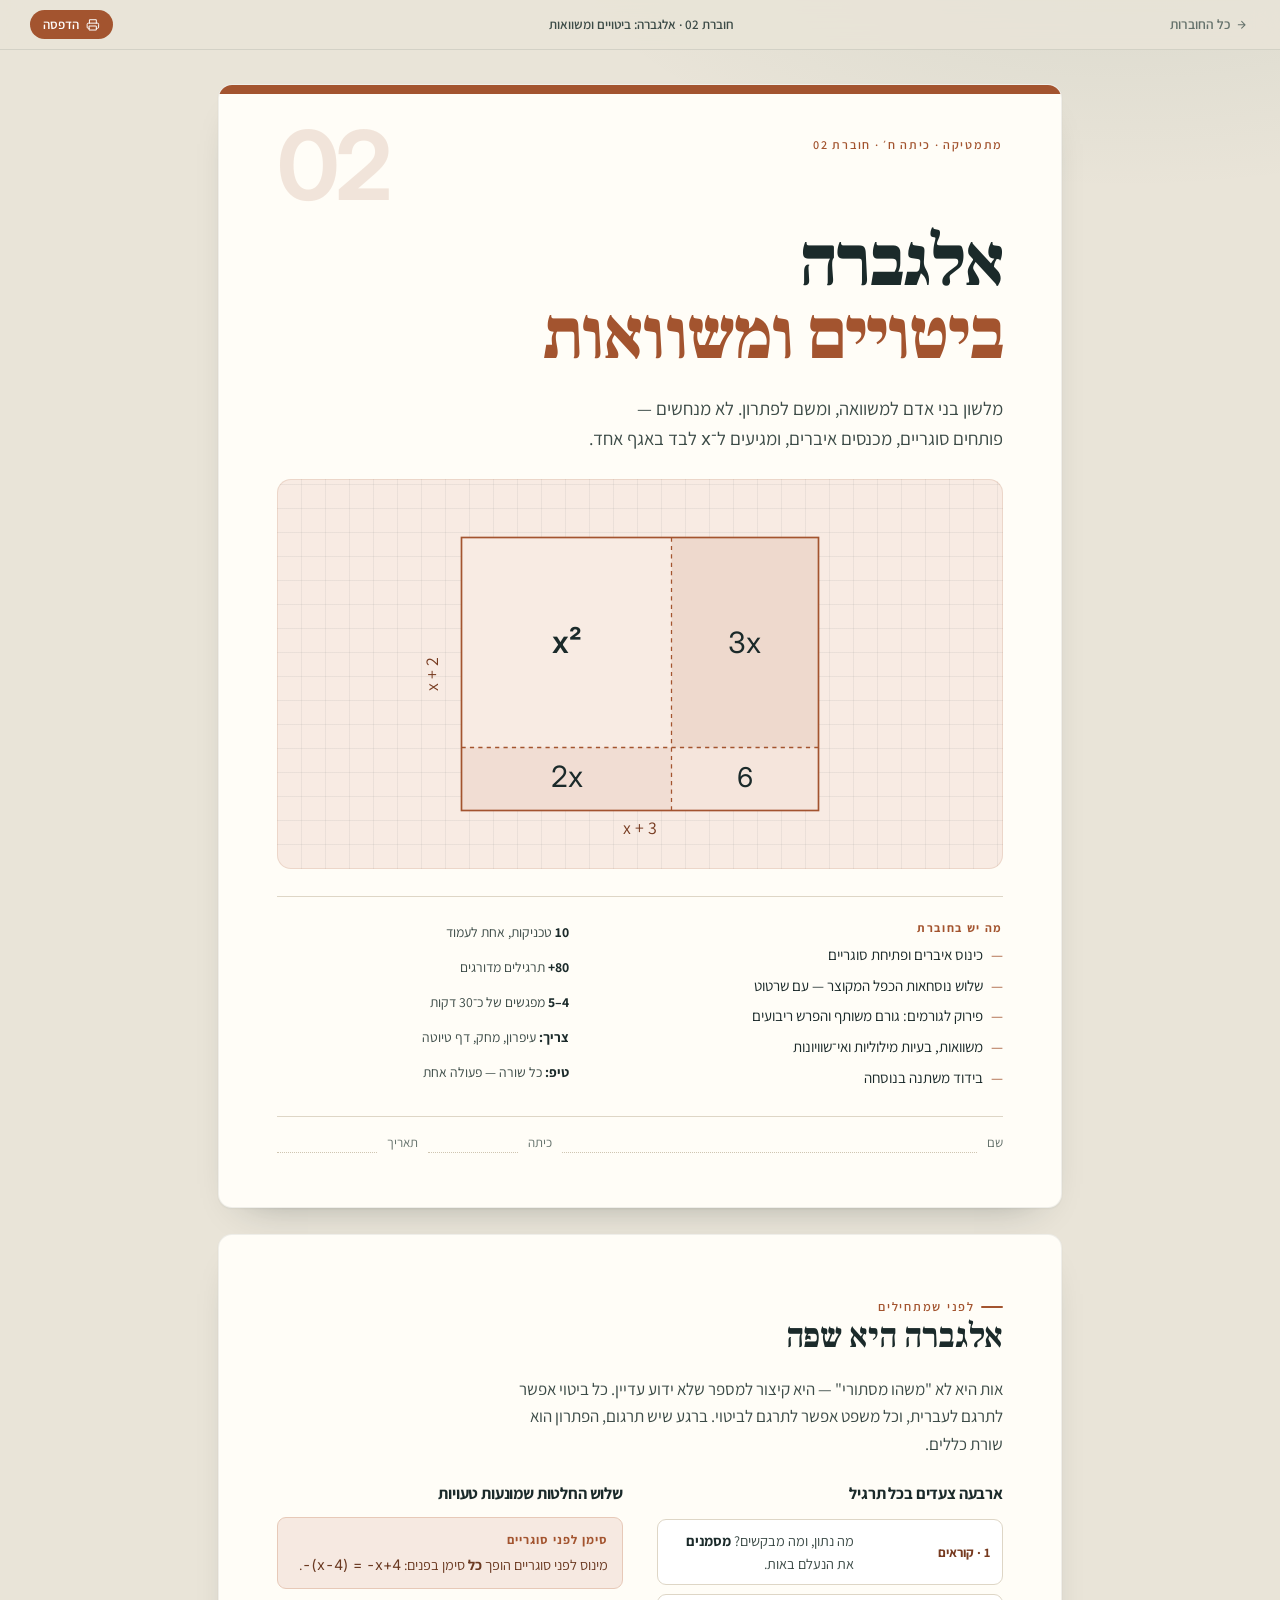
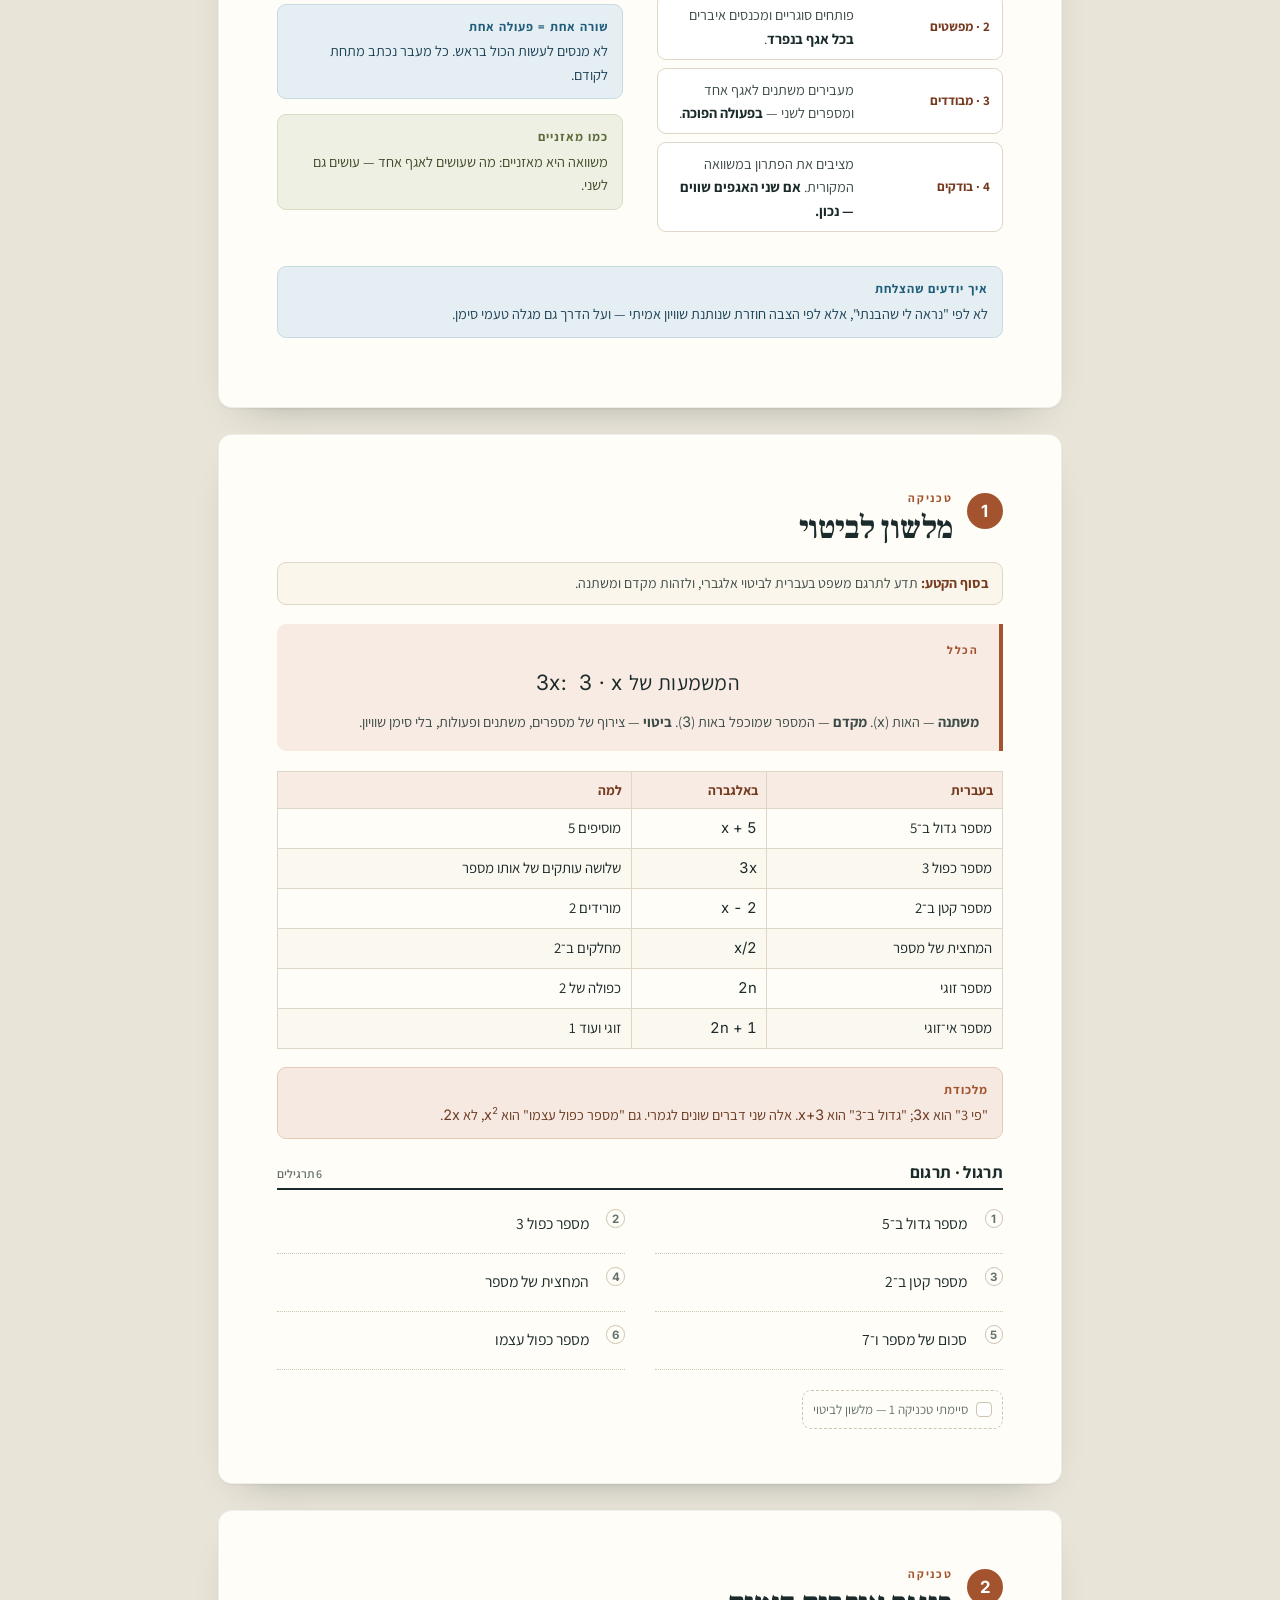
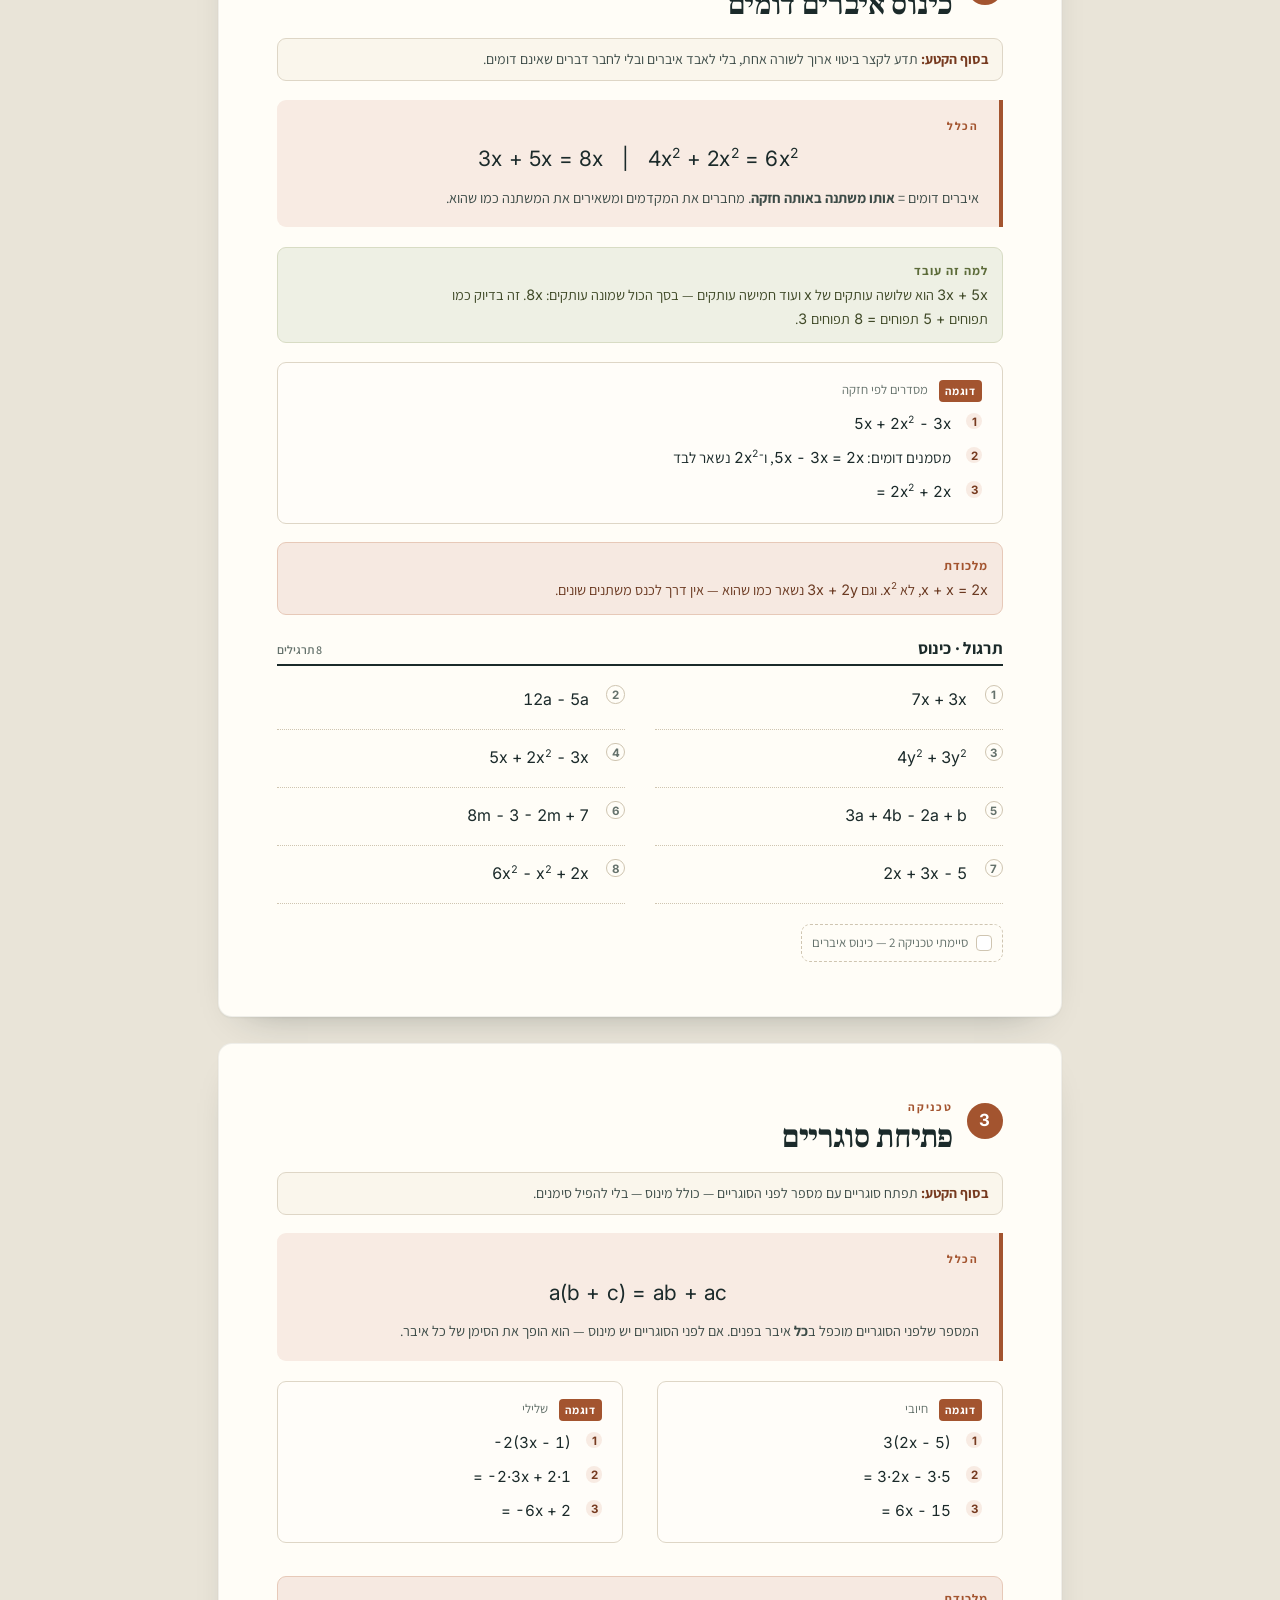
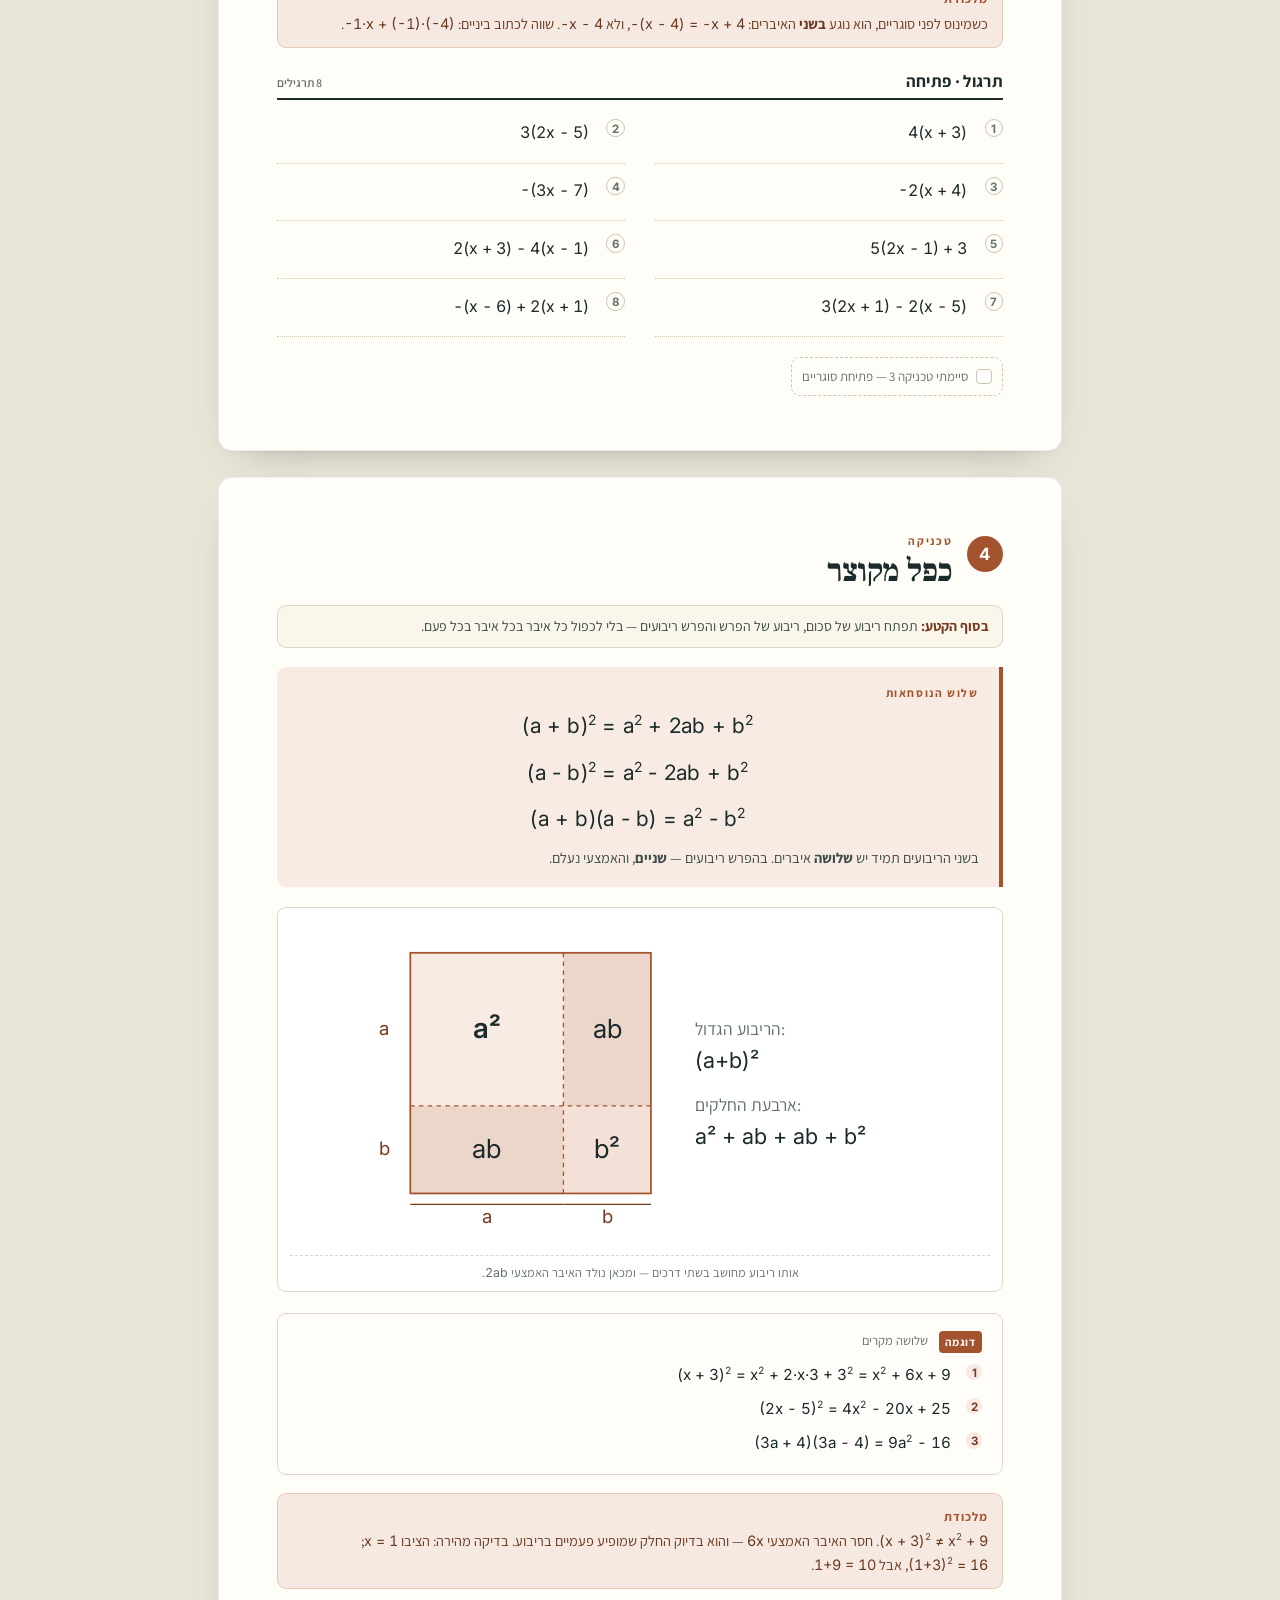
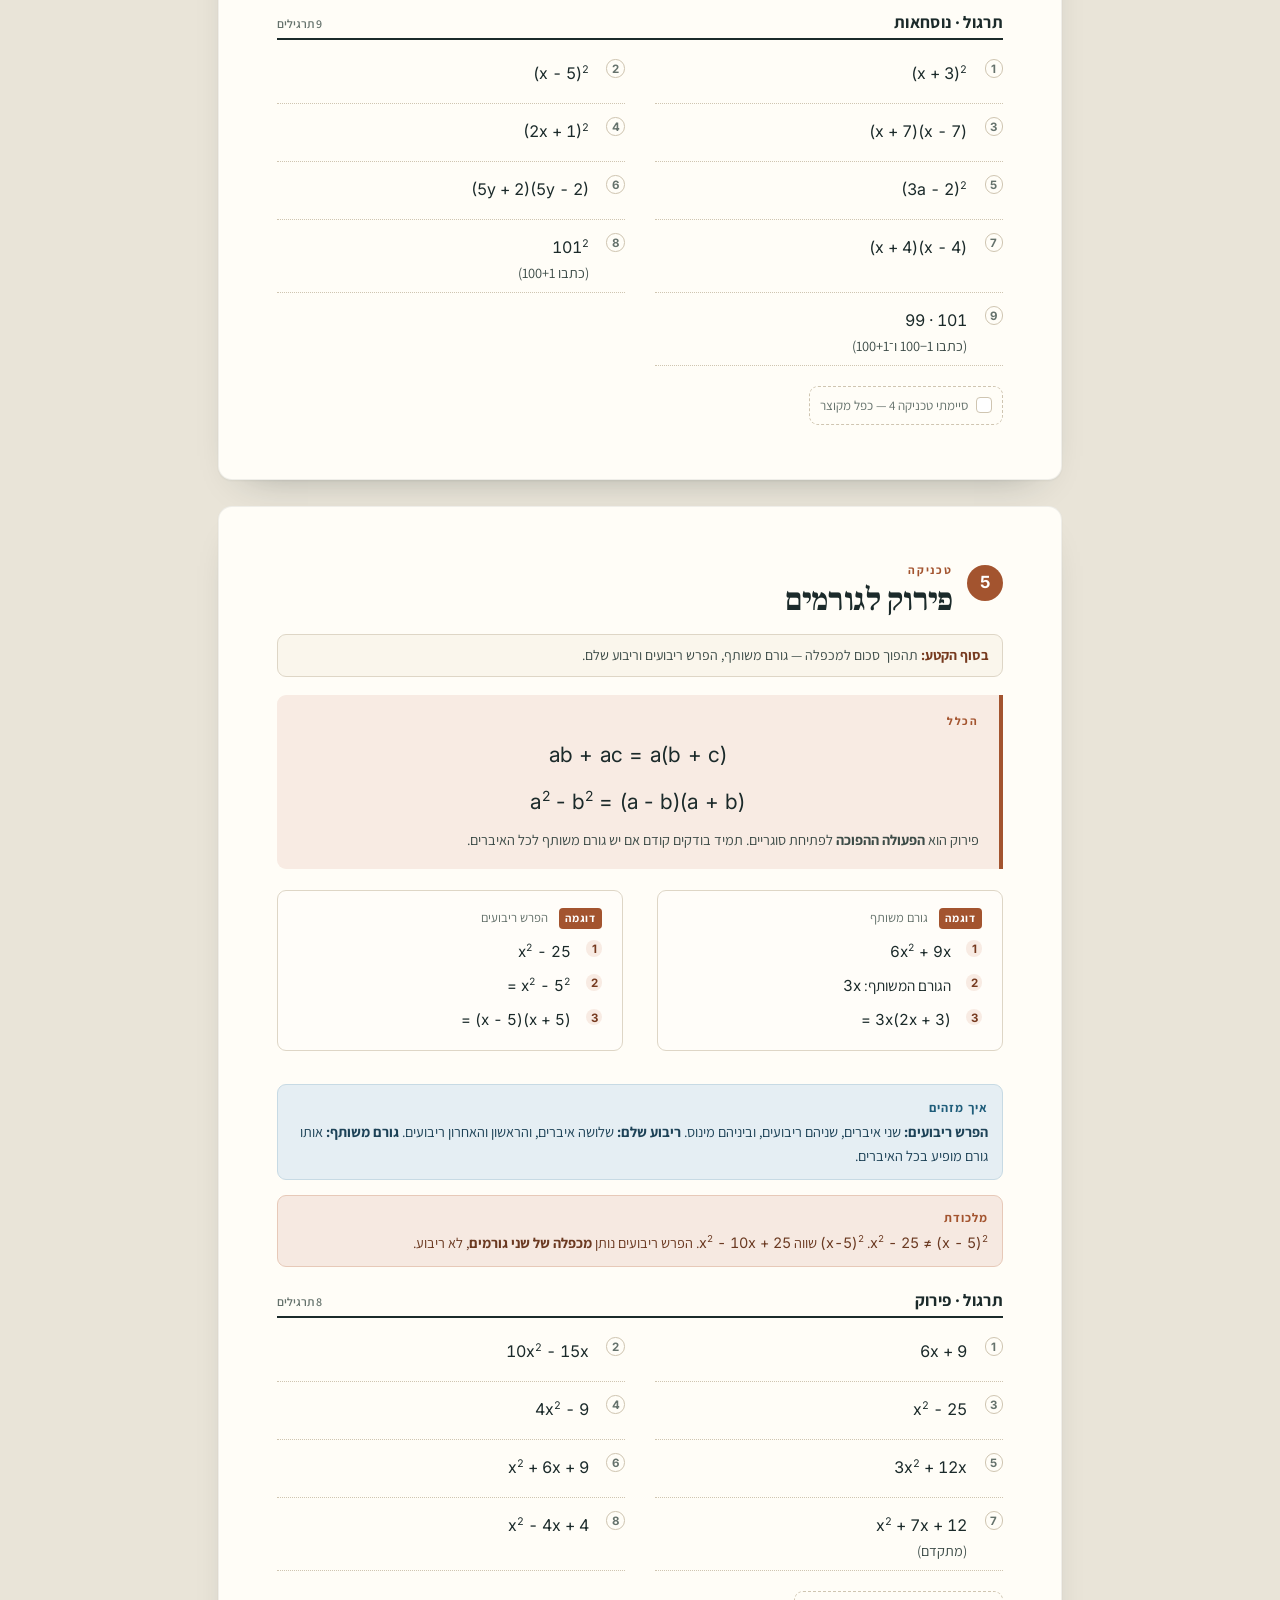
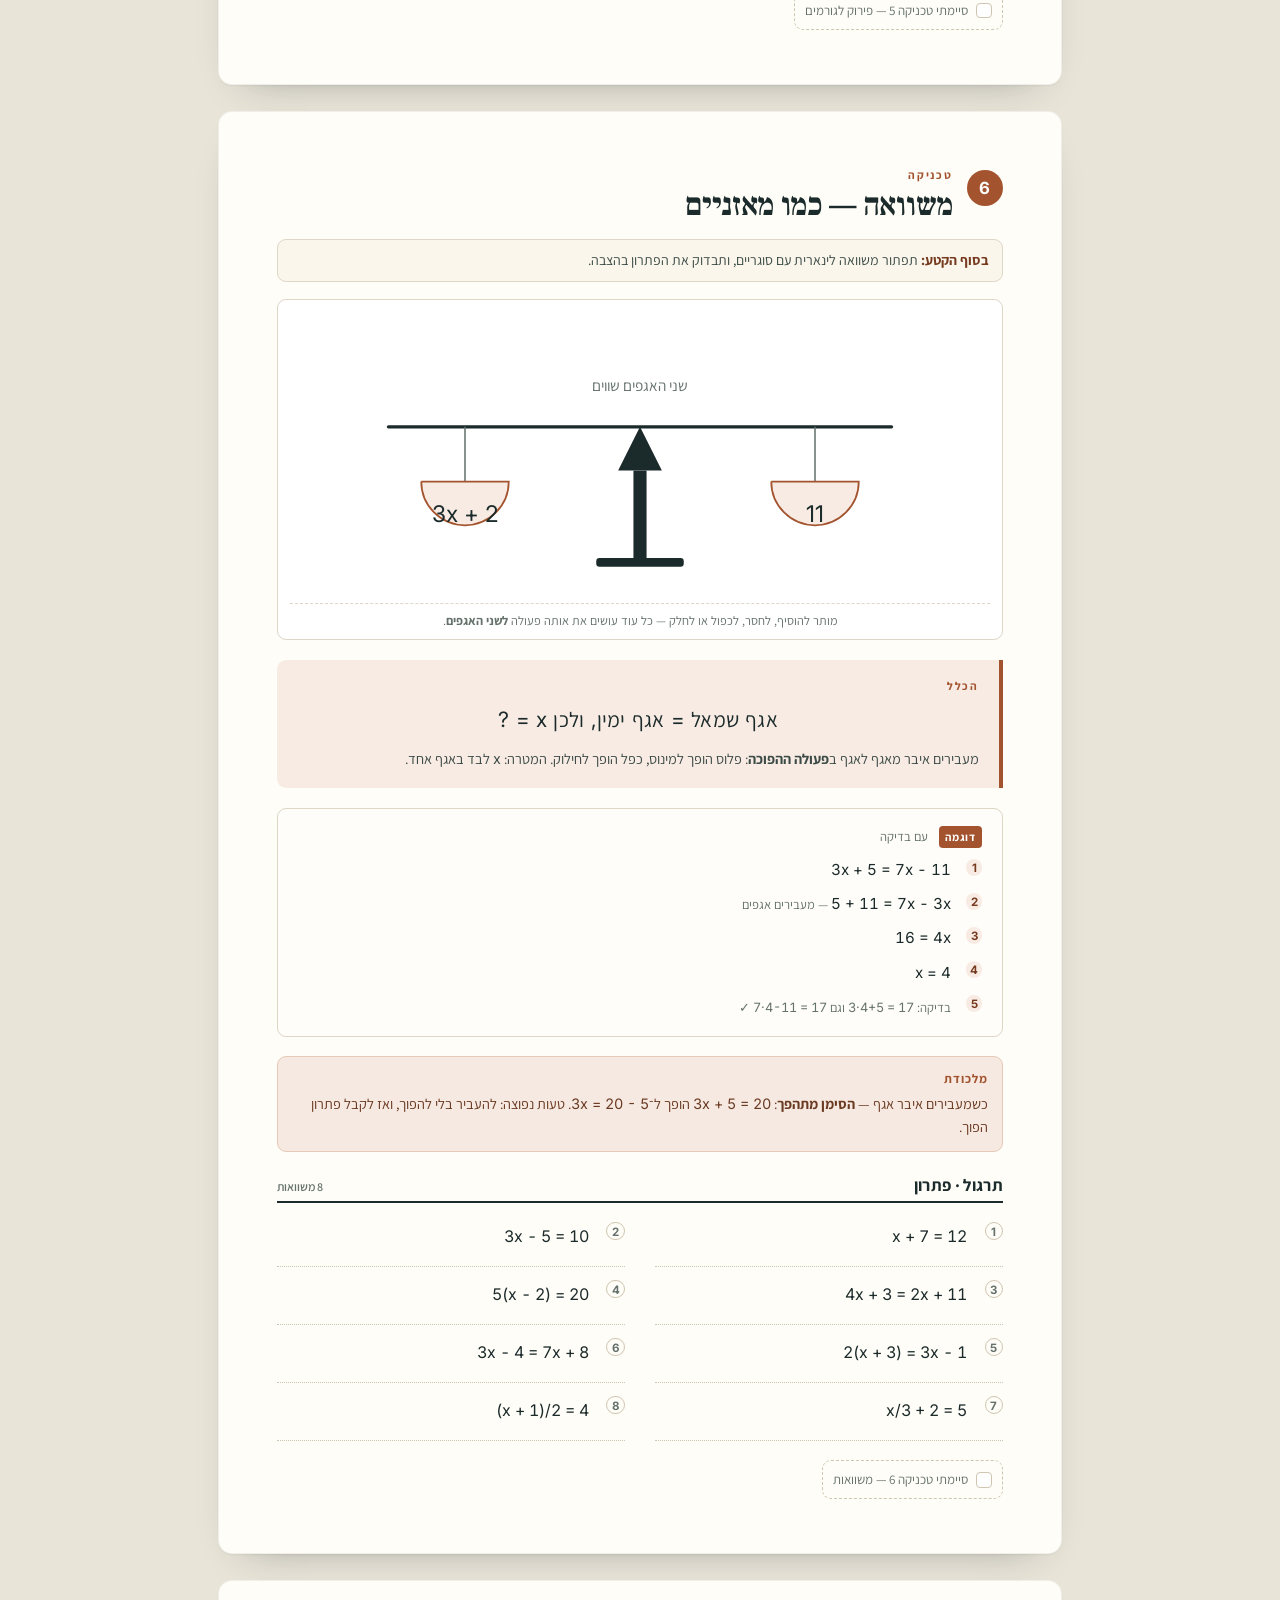
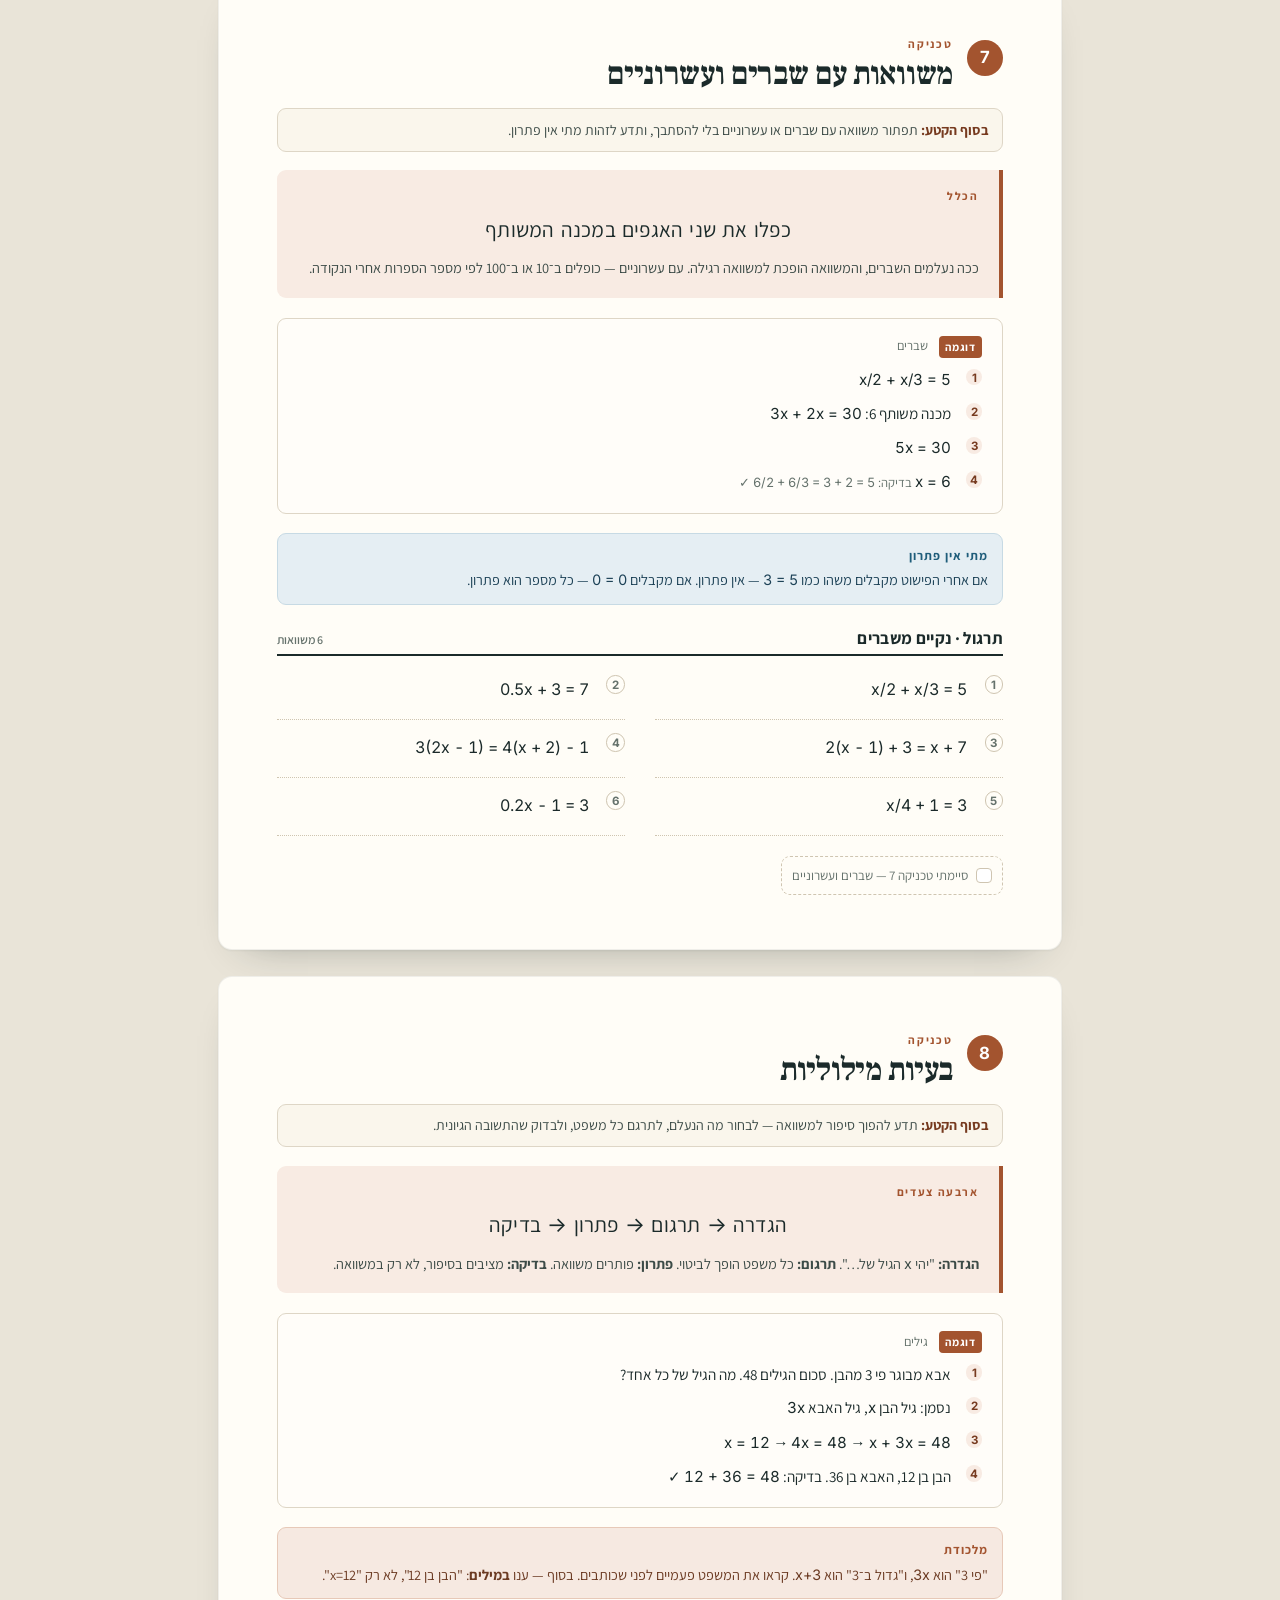
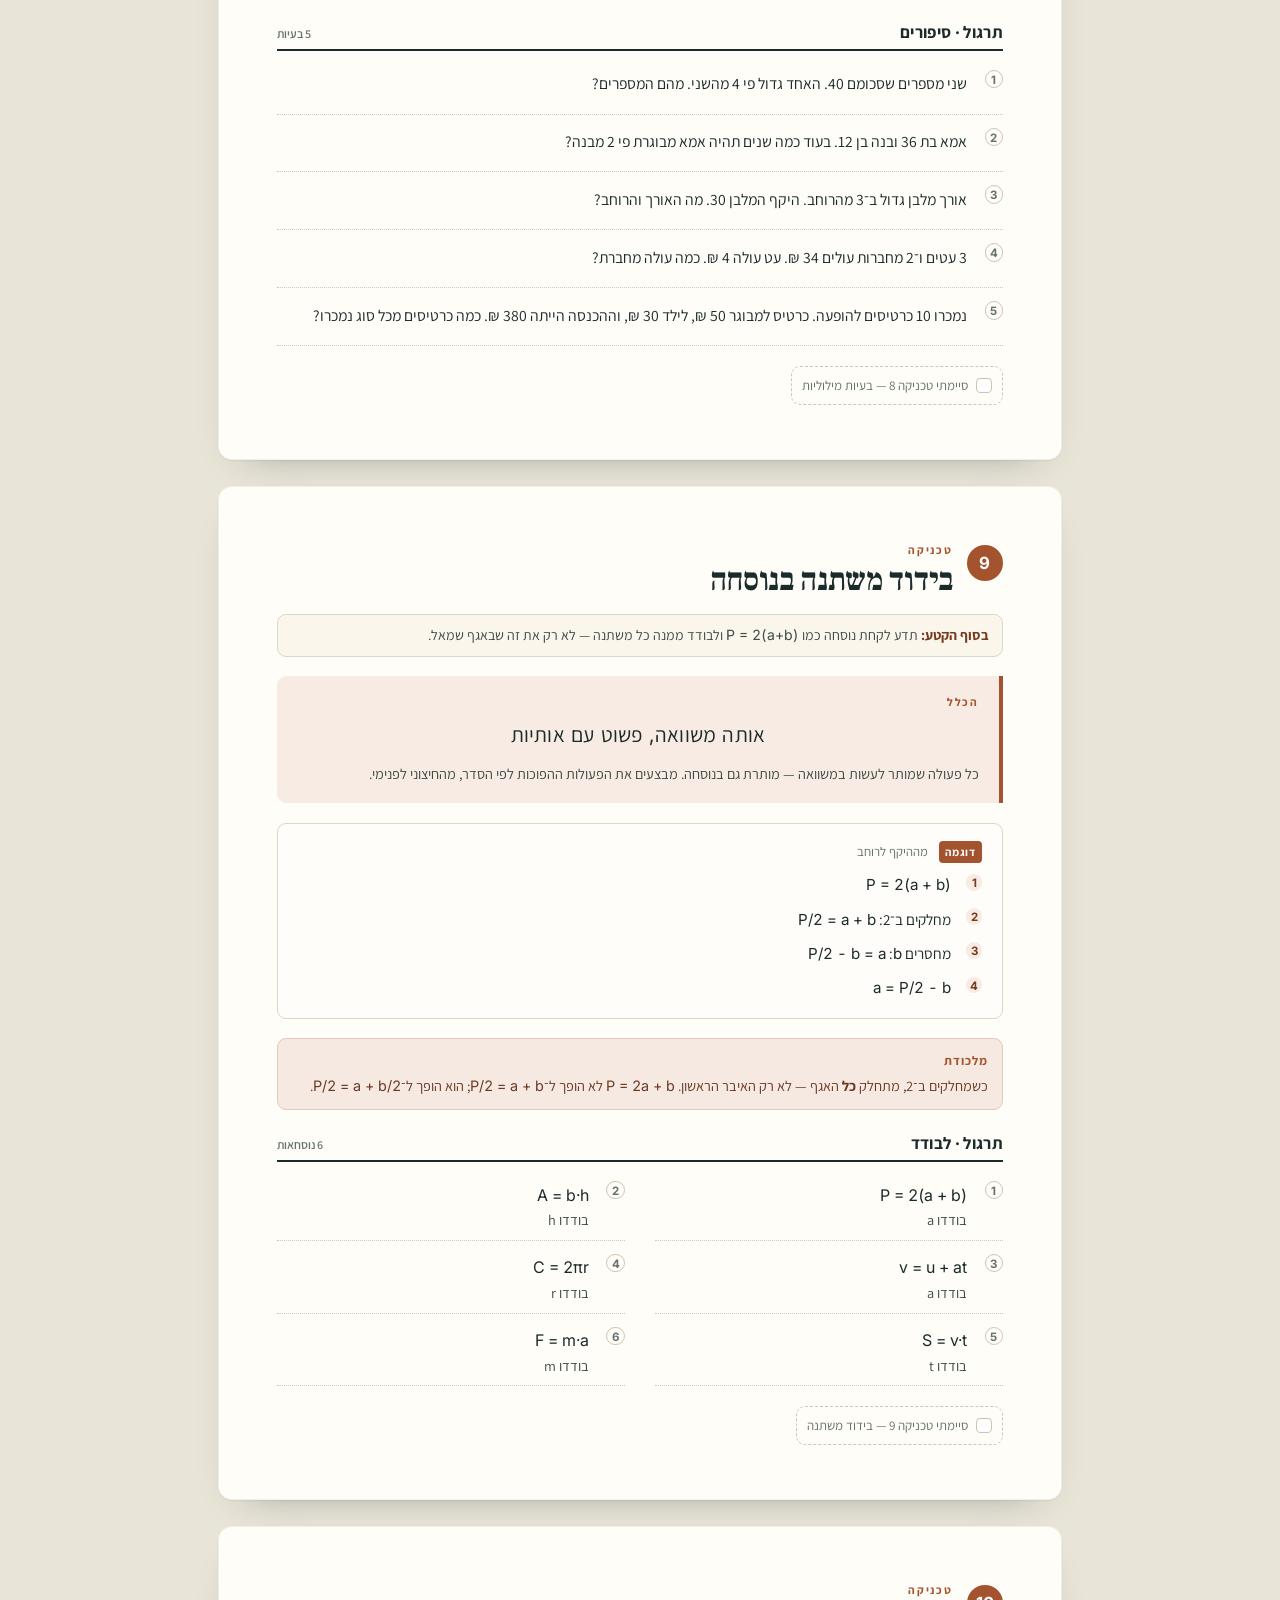
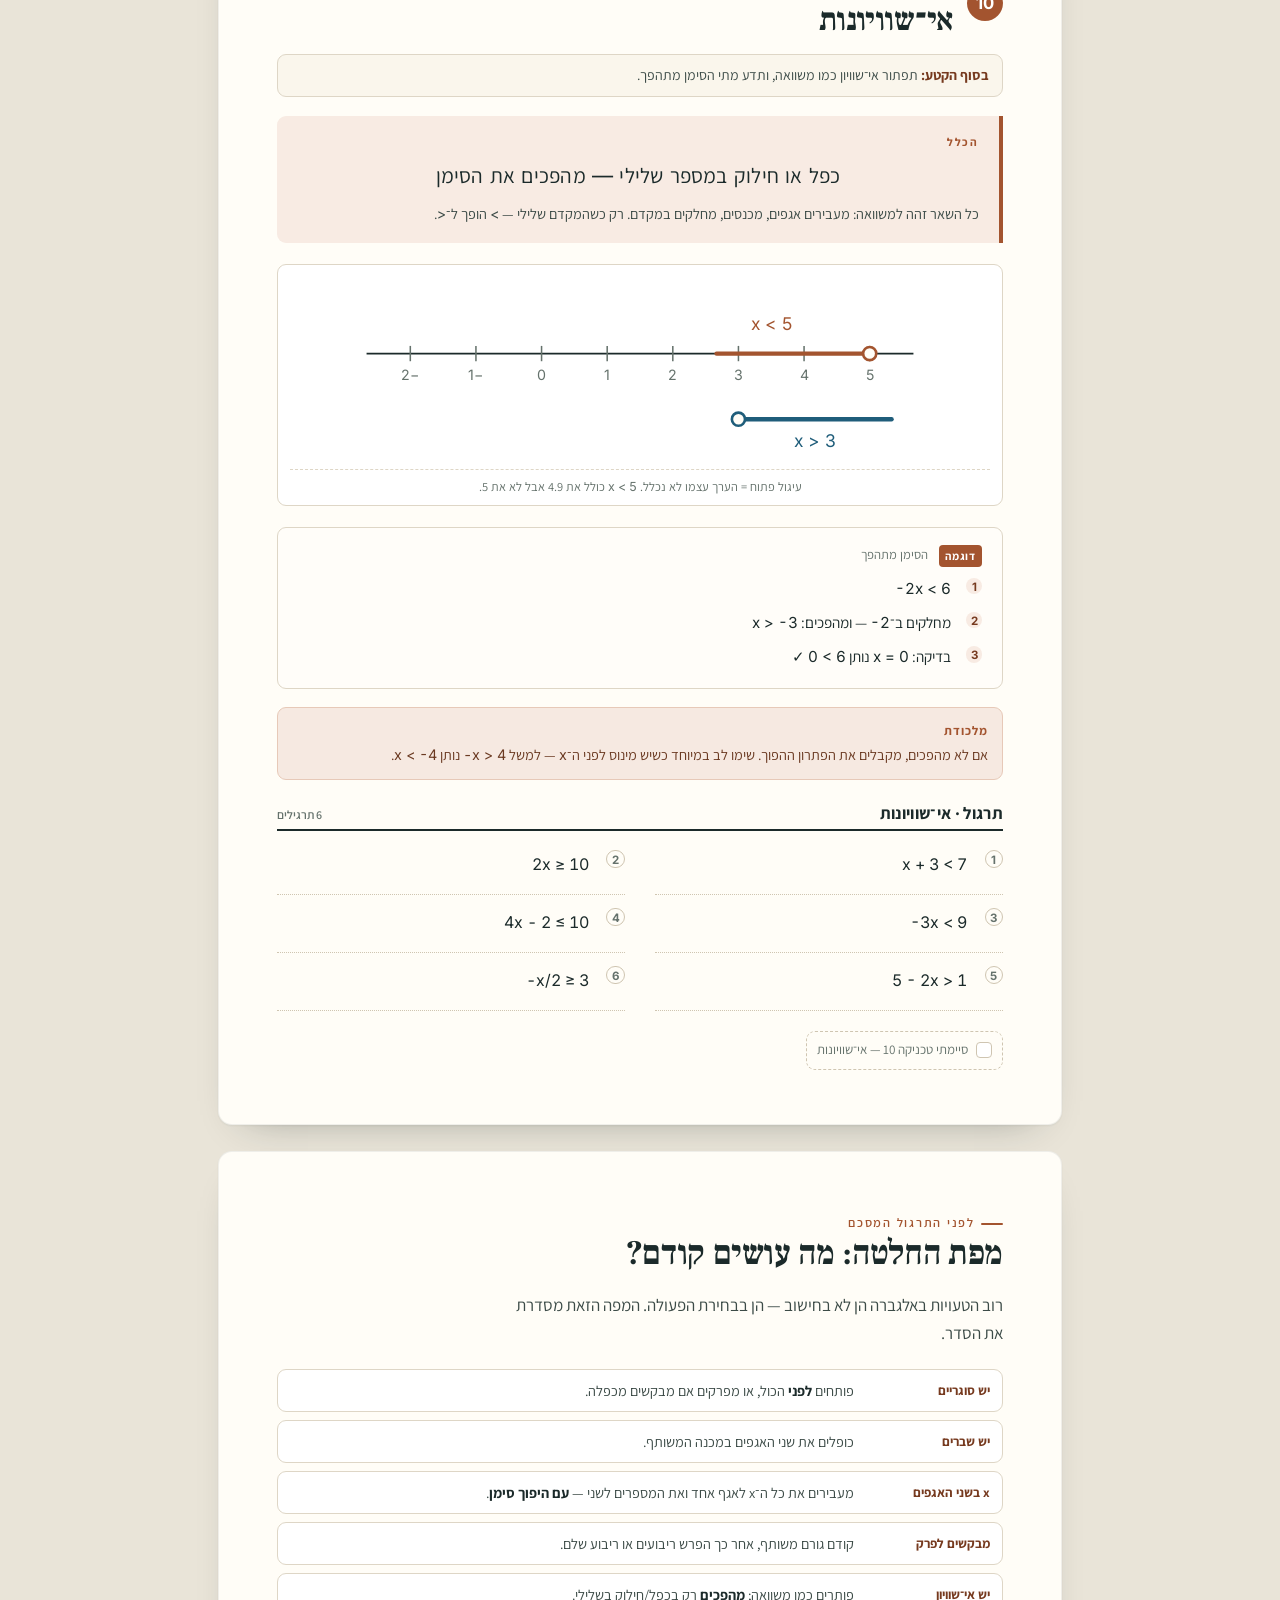
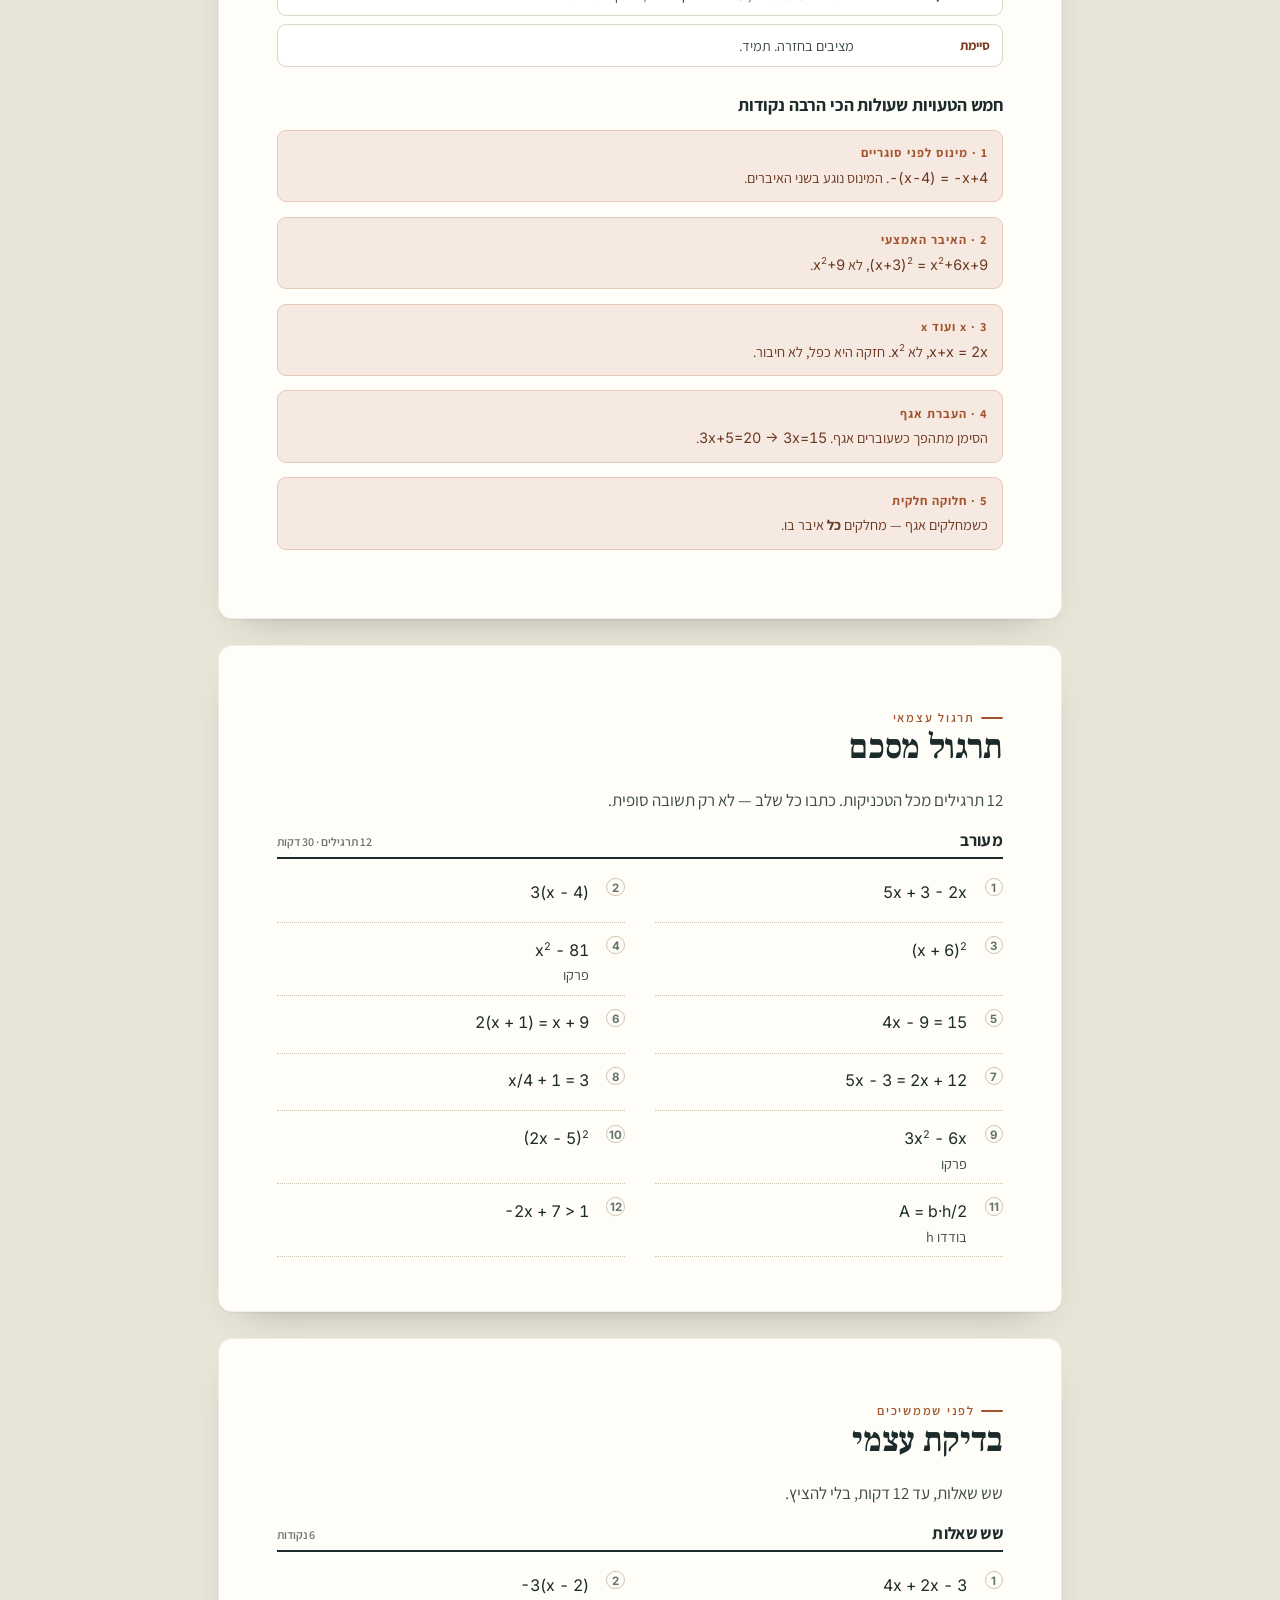
<file: booklets/02-algebra.html>
<!DOCTYPE html>
<html lang="he" dir="rtl">
<head>
<meta charset="utf-8">
<meta name="viewport" content="width=device-width, initial-scale=1">
<meta name="color-scheme" content="light">
<title>חוברת 02 · אלגברה: ביטויים ומשוואות — מתמטיקה כיתה ח׳</title>
<meta name="description" content="חוברת עבודה באלגברה: כינוס איברים, פתיחת סוגריים, כפל מקוצר, פירוק לגורמים, משוואות, בעיות מילוליות ואי־שוויונות.">
<meta name="theme-color" content="#a3542f">
<link rel="icon" href="data:image/svg+xml,%3Csvg xmlns='http://www.w3.org/2000/svg' viewBox='0 0 32 32'%3E%3Crect width='32' height='32' rx='7' fill='%23a3542f'/%3E%3Ctext x='16' y='23' font-family='Arial' font-size='17' font-weight='700' fill='%23fff' text-anchor='middle'%3Ex%3C/text%3E%3C/svg%3E">
<link rel="preconnect" href="https://fonts.googleapis.com">
<link rel="preconnect" href="https://fonts.gstatic.com" crossorigin>
<link href="https://fonts.googleapis.com/css2?family=Assistant:wght@300;400;600;700&amp;family=Frank+Ruhl+Libre:wght@500;700;900&amp;family=Inter:wght@400;500;700&amp;display=swap" rel="stylesheet">
<link rel="stylesheet" href="../assets/base.css">
<link rel="stylesheet" href="../assets/booklet.css">
</head>
<body class="booklet" style="--accent:#a3542f;--accent-2:#763a1f;--accent-soft:#f8ebe3">
<header class="topbar no-print">
  <a class="backlink" href="../index.html">
    <svg viewBox="0 0 24 24" aria-hidden="true"><path d="M10 6l6 6-6 6M16 12H4" fill="none" stroke="currentColor" stroke-width="1.8" stroke-linecap="round" stroke-linejoin="round"/></svg>
    כל החוברות
  </a>
  <span class="topbar-title">חוברת 02 · אלגברה: ביטויים ומשוואות</span>
  <button class="btn" data-print type="button">
    <svg viewBox="0 0 24 24" aria-hidden="true"><path d="M6 9V3h12v6M6 18H4a2 2 0 0 1-2-2v-5a2 2 0 0 1 2-2h16a2 2 0 0 1 2 2v5a2 2 0 0 1-2 2h-2M6 14h12v7H6z" fill="none" stroke="currentColor" stroke-width="1.7" stroke-linecap="round" stroke-linejoin="round"/></svg>
    הדפסה
  </button>
</header>
<span class="sr-only doc-title">חוברת 02 · אלגברה: ביטויים ומשוואות</span>

<main class="paper">

<!-- ================= שער ================= -->
<section class="sheet cover">
  <div class="cover-head">
    <div class="cover-series">מתמטיקה · כיתה ח׳ · חוברת 02</div>
    <div class="cover-mark" aria-hidden="true">02</div>
  </div>
  <h1>אלגברה<br><em>ביטויים ומשוואות</em></h1>
  <p class="cover-lede">מלשון בני אדם למשוואה, ומשם לפתרון. לא מנחשים — פותחים סוגריים, מכנסים איברים, ומגיעים ל־<span class="m">x</span> לבד באגף אחד.</p>

  <div class="cover-art" aria-hidden="true">
    <svg viewBox="0 0 640 320" role="img" aria-label="מודל שטח לשני ביטויים: מלבן שאורכו x ועוד 3 וגובהו x ועוד 2, מחולק לארבעה מלבנים">
      <rect x="150" y="30" width="340" height="260" fill="#f8ebe3" stroke="#a3542f" stroke-width="1.6"/>
      <rect x="350" y="30" width="140" height="200" fill="#a3542f" opacity=".12"/>
      <rect x="150" y="230" width="200" height="60" fill="#a3542f" opacity=".09"/>
      <rect x="350" y="230" width="140" height="60" fill="#a3542f" opacity=".04"/>
      <line x1="350" y1="30" x2="350" y2="290" stroke="#a3542f" stroke-width="1.2" stroke-dasharray="4 4"/>
      <line x1="150" y1="230" x2="490" y2="230" stroke="#a3542f" stroke-width="1.2" stroke-dasharray="4 4"/>
      <g font-family="Inter,Arial,sans-serif" fill="#1b2a2a" text-anchor="middle">
        <text x="250" y="140" font-size="30" font-weight="600">x²</text>
        <text x="420" y="140" font-size="28">3x</text>
        <text x="250" y="268" font-size="28">2x</text>
        <text x="420" y="268" font-size="26">6</text>
      </g>
      <g font-family="Assistant,Arial,sans-serif" font-size="17" fill="#763a1f" text-anchor="middle">
        <text x="320" y="312">x + 3</text>
        <text x="128" y="160" transform="rotate(-90 128 160)">x + 2</text>
      </g>
    </svg>
  </div>

  <div class="cover-grid">
    <div>
      <h4>מה יש בחוברת</h4>
      <ul class="cover-list">
        <li>כינוס איברים ופתיחת סוגריים</li>
        <li>שלוש נוסחאות הכפל המקוצר — עם שרטוט</li>
        <li>פירוק לגורמים: גורם משותף והפרש ריבועים</li>
        <li>משוואות, בעיות מילוליות ואי־שוויונות</li>
        <li>בידוד משתנה בנוסחה</li>
      </ul>
    </div>
    <div class="cover-facts">
      <div><b>10</b> טכניקות, אחת לעמוד</div>
      <div><b>80+</b> תרגילים מדורגים</div>
      <div><b>4–5</b> מפגשים של כ־30 דקות</div>
      <div><b>צריך:</b> עיפרון, מחק, דף טיוטה</div>
      <div><b>טיפ:</b> כל שורה — פעולה אחת</div>
    </div>
  </div>
  <div class="cover-foot">
    <span>שם</span><span class="fill"></span>
    <span>כיתה</span><span class="fill" style="max-width:70px"></span>
    <span>תאריך</span><span class="fill" style="max-width:100px"></span>
  </div>
</section>

<!-- ================= איך עובדים ================= -->
<section class="sheet">
  <span class="kicker">לפני שמתחילים</span>
  <h2>אלגברה היא שפה</h2>
  <p class="lead">אות היא לא "משהו מסתורי" — היא קיצור למספר שלא ידוע עדיין. כל ביטוי אפשר לתרגם לעברית, וכל משפט אפשר לתרגם לביטוי. ברגע שיש תרגום, הפתרון הוא שורת כללים.</p>

  <div class="two" style="margin-top:1.5em">
    <div>
      <h3 style="font-size:1.02rem;margin-bottom:.5em">ארבעה צעדים בכל תרגיל</h3>
      <div class="flow">
        <div class="flow-step"><span class="when">1 · קוראים</span><span class="then">מה נתון, ומה מבקשים? <b>מסמנים</b> את הנעלם באות.</span></div>
        <div class="flow-step"><span class="when">2 · מפשטים</span><span class="then">פותחים סוגריים ומכנסים איברים <b>בכל אגף בנפרד</b>.</span></div>
        <div class="flow-step"><span class="when">3 · מבודדים</span><span class="then">מעבירים משתנים לאגף אחד ומספרים לשני — <b>בפעולה הפוכה</b>.</span></div>
        <div class="flow-step"><span class="when">4 · בודקים</span><span class="then">מציבים את הפתרון במשוואה המקורית. <b>אם שני האגפים שווים — נכון.</b></span></div>
      </div>
    </div>
    <div>
      <h3 style="font-size:1.02rem;margin-bottom:.5em">שלוש החלטות שמונעות טעויות</h3>
      <div class="callout callout--warn"><span class="callout-title">סימן לפני סוגריים</span>מינוס לפני סוגריים הופך <b>כל</b> סימן בפנים: <span class="m">-(x-4) = -x+4</span>.</div>
      <div class="callout callout--tip"><span class="callout-title">שורה אחת = פעולה אחת</span>לא מנסים לעשות הכול בראש. כל מעבר נכתב מתחת לקודם.</div>
      <div class="callout callout--why"><span class="callout-title">כמו מאזניים</span>משוואה היא מאזניים: מה שעושים לאגף אחד — עושים גם לשני.</div>
    </div>
  </div>

  <div class="callout callout--tip" style="margin-top:1.2em">
    <span class="callout-title">איך יודעים שהצלחת</span>
    לא לפי "נראה לי שהבנתי", אלא לפי הצבה חוזרת שנותנת שוויון אמיתי — ועל הדרך גם מגלה טעמי סימן.
  </div>
</section>

<!-- ================= 1 ================= -->
<section class="sheet tech">
  <header class="tech-head">
    <span class="tech-num">1</span>
    <div>
      <p class="tech-kicker">טכניקה</p>
      <h2>מלשון לביטוי</h2>
    </div>
  </header>
  <p class="tech-goal"><b>בסוף הקטע:</b> תדע לתרגם משפט בעברית לביטוי אלגברי, ולזהות מקדם ומשתנה.</p>

  <div class="rule-box">
    <p class="rule-label">הכלל</p>
    <div class="eq">המשמעות של 3x: &nbsp;3 · x</div>
    <p class="rule-note"><b>משתנה</b> — האות (<span class="m">x</span>). <b>מקדם</b> — המספר שמוכפל באות (<span class="m">3</span>). <b>ביטוי</b> — צירוף של מספרים, משתנים ופעולות, בלי סימן שוויון.</p>
  </div>

  <table class="table">
    <thead><tr><th>בעברית</th><th>באלגברה</th><th>למה</th></tr></thead>
    <tbody>
      <tr><td>מספר גדול ב־5</td><td class="m">x + 5</td><td>מוסיפים 5</td></tr>
      <tr><td>מספר כפול 3</td><td class="m">3x</td><td>שלושה עותקים של אותו מספר</td></tr>
      <tr><td>מספר קטן ב־2</td><td class="m">x - 2</td><td>מורידים 2</td></tr>
      <tr><td>המחצית של מספר</td><td class="m">x/2</td><td>מחלקים ב־2</td></tr>
      <tr><td>מספר זוגי</td><td class="m">2n</td><td>כפולה של 2</td></tr>
      <tr><td>מספר אי־זוגי</td><td class="m">2n + 1</td><td>זוגי ועוד 1</td></tr>
    </tbody>
  </table>

  <div class="callout callout--warn">
    <span class="callout-title">מלכודת</span>
    <p>"פי 3" הוא <span class="m">3x</span>; "גדול ב־3" הוא <span class="m">x+3</span>. אלה שני דברים שונים לגמרי. גם "מספר כפול עצמו" הוא <span class="m">x<sup>2</sup></span>, לא <span class="m">2x</span>.</p>
  </div>

  <div class="drill">
    <div class="drill-head"><h3>תרגול · תרגום</h3><span class="count">6 תרגילים</span></div>
    <ol class="ex">
      <li>מספר גדול ב־5</li>
      <li>מספר כפול 3</li>
      <li>מספר קטן ב־2</li>
      <li>המחצית של מספר</li>
      <li>סכום של מספר ו־7</li>
      <li>מספר כפול עצמו</li>
    </ol>
  </div>

  <label class="done"><input type="checkbox" data-key="a2-t1"> סיימתי טכניקה 1 — מלשון לביטוי</label>
</section>

<!-- ================= 2 ================= -->
<section class="sheet tech">
  <header class="tech-head">
    <span class="tech-num">2</span>
    <div>
      <p class="tech-kicker">טכניקה</p>
      <h2>כינוס איברים דומים</h2>
    </div>
  </header>
  <p class="tech-goal"><b>בסוף הקטע:</b> תדע לקצר ביטוי ארוך לשורה אחת, בלי לאבד איברים ובלי לחבר דברים שאינם דומים.</p>

  <div class="rule-box">
    <p class="rule-label">הכלל</p>
    <div class="eq">3x + 5x = 8x &nbsp;&nbsp;|&nbsp;&nbsp; 4x<sup>2</sup> + 2x<sup>2</sup> = 6x<sup>2</sup></div>
    <p class="rule-note">איברים דומים = <b>אותו משתנה באותה חזקה</b>. מחברים את המקדמים ומשאירים את המשתנה כמו שהוא.</p>
  </div>

  <div class="callout callout--why">
    <span class="callout-title">למה זה עובד</span>
    <p><span class="m">3x + 5x</span> הוא שלושה עותקים של <span class="m">x</span> ועוד חמישה עותקים — בסך הכול שמונה עותקים: <span class="m">8x</span>. זה בדיוק כמו <span class="m">3 תפוחים + 5 תפוחים = 8 תפוחים</span>.</p>
  </div>

  <div class="example">
    <div class="example-head"><span class="tag">דוגמה</span><span class="hint">מסדרים לפי חזקה</span></div>
    <ol class="steps">
      <li><span class="m">5x + 2x<sup>2</sup> - 3x</span></li>
      <li>מסמנים דומים: <span class="m">5x - 3x = 2x</span>, ו־<span class="m">2x<sup>2</sup></span> נשאר לבד</li>
      <li><span class="m">= 2x<sup>2</sup> + 2x</span></li>
    </ol>
  </div>

  <div class="callout callout--warn">
    <span class="callout-title">מלכודת</span>
    <p><span class="m">x + x = 2x</span>, לא <span class="m">x<sup>2</sup></span>. וגם <span class="m">3x + 2y</span> נשאר כמו שהוא — אין דרך לכנס משתנים שונים.</p>
  </div>

  <div class="drill">
    <div class="drill-head"><h3>תרגול · כינוס</h3><span class="count">8 תרגילים</span></div>
    <ol class="ex">
      <li><span class="m">7x + 3x</span></li>
      <li><span class="m">12a - 5a</span></li>
      <li><span class="m">4y<sup>2</sup> + 3y<sup>2</sup></span></li>
      <li><span class="m">5x + 2x<sup>2</sup> - 3x</span></li>
      <li><span class="m">3a + 4b - 2a + b</span></li>
      <li><span class="m">8m - 3 - 2m + 7</span></li>
      <li><span class="m">2x + 3x - 5</span></li>
      <li><span class="m">6x<sup>2</sup> - x<sup>2</sup> + 2x</span></li>
    </ol>
  </div>

  <label class="done"><input type="checkbox" data-key="a2-t2"> סיימתי טכניקה 2 — כינוס איברים</label>
</section>

<!-- ================= 3 ================= -->
<section class="sheet tech">
  <header class="tech-head">
    <span class="tech-num">3</span>
    <div>
      <p class="tech-kicker">טכניקה</p>
      <h2>פתיחת סוגריים</h2>
    </div>
  </header>
  <p class="tech-goal"><b>בסוף הקטע:</b> תפתח סוגריים עם מספר לפני הסוגריים — כולל מינוס — בלי להפיל סימנים.</p>

  <div class="rule-box">
    <p class="rule-label">הכלל</p>
    <div class="eq">a(b + c) = ab + ac</div>
    <p class="rule-note">המספר שלפני הסוגריים מוכפל ב<b>כל</b> איבר בפנים. אם לפני הסוגריים יש מינוס — הוא הופך את הסימן של כל איבר.</p>
  </div>

  <div class="two">
    <div class="example" style="margin-top:0">
      <div class="example-head"><span class="tag">דוגמה</span><span class="hint">חיובי</span></div>
      <ol class="steps">
        <li><span class="m">3(2x - 5)</span></li>
        <li><span class="m">= 3·2x - 3·5</span></li>
        <li><span class="m">= 6x - 15</span></li>
      </ol>
    </div>
    <div class="example" style="margin-top:0">
      <div class="example-head"><span class="tag">דוגמה</span><span class="hint">שלילי</span></div>
      <ol class="steps">
        <li><span class="m">-2(3x - 1)</span></li>
        <li><span class="m">= -2·3x + 2·1</span></li>
        <li><span class="m">= -6x + 2</span></li>
      </ol>
    </div>
  </div>

  <div class="callout callout--warn">
    <span class="callout-title">מלכודת</span>
    <p>כשמינוס לפני סוגריים, הוא נוגע <b>בשני</b> האיברים: <span class="m">-(x - 4) = -x + 4</span>, ולא <span class="m">-x - 4</span>. שווה לכתוב ביניים: <span class="m">-1·x + (-1)·(-4)</span>.</p>
  </div>

  <div class="drill">
    <div class="drill-head"><h3>תרגול · פתיחה</h3><span class="count">8 תרגילים</span></div>
    <ol class="ex">
      <li><span class="m">4(x + 3)</span></li>
      <li><span class="m">3(2x - 5)</span></li>
      <li><span class="m">-2(x + 4)</span></li>
      <li><span class="m">-(3x - 7)</span></li>
      <li><span class="m">5(2x - 1) + 3</span></li>
      <li><span class="m">2(x + 3) - 4(x - 1)</span></li>
      <li><span class="m">3(2x + 1) - 2(x - 5)</span></li>
      <li><span class="m">-(x - 6) + 2(x + 1)</span></li>
    </ol>
  </div>

  <label class="done"><input type="checkbox" data-key="a2-t3"> סיימתי טכניקה 3 — פתיחת סוגריים</label>
</section>

<!-- ================= 4 ================= -->
<section class="sheet tech">
  <header class="tech-head">
    <span class="tech-num">4</span>
    <div>
      <p class="tech-kicker">טכניקה</p>
      <h2>כפל מקוצר</h2>
    </div>
  </header>
  <p class="tech-goal"><b>בסוף הקטע:</b> תפתח ריבוע של סכום, ריבוע של הפרש והפרש ריבועים — בלי לכפול כל איבר בכל איבר בכל פעם.</p>

  <div class="rule-box">
    <p class="rule-label">שלוש הנוסחאות</p>
    <div class="eq">(a + b)<sup>2</sup> = a<sup>2</sup> + 2ab + b<sup>2</sup></div>
    <div class="eq">(a - b)<sup>2</sup> = a<sup>2</sup> - 2ab + b<sup>2</sup></div>
    <div class="eq">(a + b)(a - b) = a<sup>2</sup> - b<sup>2</sup></div>
    <p class="rule-note">בשני הריבועים תמיד יש <b>שלושה</b> איברים. בהפרש ריבועים — <b>שניים</b>, והאמצעי נעלם.</p>
  </div>

  <figure class="fig">
    <svg viewBox="0 0 640 300" role="img" aria-label="ריבוע שצלעו a ועוד b, מחולק לארבעה חלקים: a בריבוע, שני מלבני ab ו־b בריבוע">
      <rect x="110" y="30" width="220" height="220" fill="#f8ebe3" stroke="#a3542f" stroke-width="1.6"/>
      <rect x="250" y="30" width="80" height="140" fill="#a3542f" opacity=".14"/>
      <rect x="110" y="170" width="140" height="80" fill="#a3542f" opacity=".14"/>
      <rect x="250" y="170" width="80" height="80" fill="#a3542f" opacity=".07"/>
      <line x1="250" y1="30" x2="250" y2="250" stroke="#a3542f" stroke-width="1.2" stroke-dasharray="4 4"/>
      <line x1="110" y1="170" x2="330" y2="170" stroke="#a3542f" stroke-width="1.2" stroke-dasharray="4 4"/>
      <g font-family="Inter,Arial,sans-serif" fill="#1b2a2a" text-anchor="middle">
        <text x="180" y="108" font-size="26" font-weight="600">a²</text>
        <text x="290" y="108" font-size="24">ab</text>
        <text x="180" y="218" font-size="24">ab</text>
        <text x="290" y="218" font-size="24">b²</text>
      </g>
      <g font-family="Inter,Arial,sans-serif" font-size="17" fill="#763a1f" text-anchor="middle">
        <text x="180" y="277">a</text>
        <text x="290" y="277">b</text>
        <text x="86" y="105">a</text>
        <text x="86" y="215">b</text>
      </g>
      <line x1="110" y1="260" x2="250" y2="260" stroke="#763a1f" stroke-width="1"/>
      <line x1="250" y1="260" x2="330" y2="260" stroke="#763a1f" stroke-width="1"/>
      <g font-family="Assistant,Arial,sans-serif" font-size="16" fill="#65726c" direction="ltr">
        <text x="370" y="105">הריבוע הגדול:</text>
        <text x="370" y="135" font-family="Inter,Arial,sans-serif" font-size="20" fill="#1b2a2a">(a+b)²</text>
        <text x="370" y="175">ארבעת החלקים:</text>
        <text x="370" y="205" font-family="Inter,Arial,sans-serif" font-size="20" fill="#1b2a2a">a² + ab + ab + b²</text>
      </g>
    </svg>
    <figcaption>אותו ריבוע מחושב בשתי דרכים — ומכאן נולד האיבר האמצעי <span class="m">2ab</span>.</figcaption>
  </figure>

  <div class="example">
    <div class="example-head"><span class="tag">דוגמה</span><span class="hint">שלושה מקרים</span></div>
    <ol class="steps">
      <li><span class="m">(x + 3)<sup>2</sup> = x<sup>2</sup> + 2·x·3 + 3<sup>2</sup> = x<sup>2</sup> + 6x + 9</span></li>
      <li><span class="m">(2x - 5)<sup>2</sup> = 4x<sup>2</sup> - 20x + 25</span></li>
      <li><span class="m">(3a + 4)(3a - 4) = 9a<sup>2</sup> - 16</span></li>
    </ol>
  </div>

  <div class="callout callout--warn">
    <span class="callout-title">מלכודת</span>
    <p><span class="m">(x + 3)<sup>2</sup> ≠ x<sup>2</sup> + 9</span>. חסר האיבר האמצעי <span class="m">6x</span> — והוא בדיוק החלק שמופיע פעמיים בריבוע. בדיקה מהירה: הציבו <span class="m">x = 1</span>; <span class="m">(1+3)<sup>2</sup> = 16</span>, אבל <span class="m">1+9 = 10</span>.</p>
  </div>

  <div class="drill">
    <div class="drill-head"><h3>תרגול · נוסחאות</h3><span class="count">9 תרגילים</span></div>
    <ol class="ex">
      <li><span class="m">(x + 3)<sup>2</sup></span></li>
      <li><span class="m">(x - 5)<sup>2</sup></span></li>
      <li><span class="m">(x + 7)(x - 7)</span></li>
      <li><span class="m">(2x + 1)<sup>2</sup></span></li>
      <li><span class="m">(3a - 2)<sup>2</sup></span></li>
      <li><span class="m">(5y + 2)(5y - 2)</span></li>
      <li><span class="m">(x + 4)(x - 4)</span></li>
      <li><span class="m">101<sup>2</sup></span> <span class="prompt">(כתבו 100+1)</span></li>
      <li><span class="m">99 · 101</span> <span class="prompt">(כתבו 100−1 ו־100+1)</span></li>
    </ol>
  </div>

  <label class="done"><input type="checkbox" data-key="a2-t4"> סיימתי טכניקה 4 — כפל מקוצר</label>
</section>

<!-- ================= 5 ================= -->
<section class="sheet tech">
  <header class="tech-head">
    <span class="tech-num">5</span>
    <div>
      <p class="tech-kicker">טכניקה</p>
      <h2>פירוק לגורמים</h2>
    </div>
  </header>
  <p class="tech-goal"><b>בסוף הקטע:</b> תהפוך סכום למכפלה — גורם משותף, הפרש ריבועים וריבוע שלם.</p>

  <div class="rule-box">
    <p class="rule-label">הכלל</p>
    <div class="eq">ab + ac = a(b + c)</div>
    <div class="eq">a<sup>2</sup> - b<sup>2</sup> = (a - b)(a + b)</div>
    <p class="rule-note">פירוק הוא <b>הפעולה ההפוכה</b> לפתיחת סוגריים. תמיד בודקים קודם אם יש גורם משותף לכל האיברים.</p>
  </div>

  <div class="two">
    <div class="example" style="margin-top:0">
      <div class="example-head"><span class="tag">דוגמה</span><span class="hint">גורם משותף</span></div>
      <ol class="steps">
        <li><span class="m">6x<sup>2</sup> + 9x</span></li>
        <li>הגורם המשותף: <span class="m">3x</span></li>
        <li><span class="m">= 3x(2x + 3)</span></li>
      </ol>
    </div>
    <div class="example" style="margin-top:0">
      <div class="example-head"><span class="tag">דוגמה</span><span class="hint">הפרש ריבועים</span></div>
      <ol class="steps">
        <li><span class="m">x<sup>2</sup> - 25</span></li>
        <li><span class="m">= x<sup>2</sup> - 5<sup>2</sup></span></li>
        <li><span class="m">= (x - 5)(x + 5)</span></li>
      </ol>
    </div>
  </div>

  <div class="callout callout--tip">
    <span class="callout-title">איך מזהים</span>
    <p><b>הפרש ריבועים:</b> שני איברים, שניהם ריבועים, וביניהם מינוס. <b>ריבוע שלם:</b> שלושה איברים, והראשון והאחרון ריבועים. <b>גורם משותף:</b> אותו גורם מופיע בכל האיברים.</p>
  </div>

  <div class="callout callout--warn">
    <span class="callout-title">מלכודת</span>
    <p><span class="m">x<sup>2</sup> - 25 ≠ (x - 5)<sup>2</sup></span>. <span class="m">(x-5)<sup>2</sup></span> שווה <span class="m">x<sup>2</sup> - 10x + 25</span>. הפרש ריבועים נותן <b>מכפלה של שני גורמים</b>, לא ריבוע.</p>
  </div>

  <div class="drill">
    <div class="drill-head"><h3>תרגול · פירוק</h3><span class="count">8 תרגילים</span></div>
    <ol class="ex">
      <li><span class="m">6x + 9</span></li>
      <li><span class="m">10x<sup>2</sup> - 15x</span></li>
      <li><span class="m">x<sup>2</sup> - 25</span></li>
      <li><span class="m">4x<sup>2</sup> - 9</span></li>
      <li><span class="m">3x<sup>2</sup> + 12x</span></li>
      <li><span class="m">x<sup>2</sup> + 6x + 9</span></li>
      <li><span class="m">x<sup>2</sup> + 7x + 12</span> <span class="prompt">(מתקדם)</span></li>
      <li><span class="m">x<sup>2</sup> - 4x + 4</span></li>
    </ol>
  </div>

  <label class="done"><input type="checkbox" data-key="a2-t5"> סיימתי טכניקה 5 — פירוק לגורמים</label>
</section>

<!-- ================= 6 ================= -->
<section class="sheet tech">
  <header class="tech-head">
    <span class="tech-num">6</span>
    <div>
      <p class="tech-kicker">טכניקה</p>
      <h2>משוואה — כמו מאזניים</h2>
    </div>
  </header>
  <p class="tech-goal"><b>בסוף הקטע:</b> תפתור משוואה לינארית עם סוגריים, ותבדוק את הפתרון בהצבה.</p>

  <figure class="fig" style="margin-top:.4em">
    <svg viewBox="0 0 640 260" role="img" aria-label="מאזניים מאוזנים: באגף אחד 3x ועוד 2, בשני 11">
      <line x1="90" y1="105" x2="550" y2="105" stroke="#1b2a2a" stroke-width="3" stroke-linecap="round"/>
      <path d="M320 105 L300 145 L340 145 Z" fill="#1b2a2a"/>
      <rect x="314" y="145" width="12" height="80" fill="#1b2a2a"/>
      <rect x="280" y="225" width="80" height="8" rx="3" fill="#1b2a2a"/>
      <line x1="160" y1="105" x2="160" y2="155" stroke="#65726c" stroke-width="1.4"/>
      <line x1="480" y1="105" x2="480" y2="155" stroke="#65726c" stroke-width="1.4"/>
      <path d="M120 155 H200 A40 40 0 0 1 120 155" fill="#f8ebe3" stroke="#a3542f" stroke-width="1.6"/>
      <path d="M440 155 H520 A40 40 0 0 1 440 155" fill="#f8ebe3" stroke="#a3542f" stroke-width="1.6"/>
      <g font-family="Inter,Arial,sans-serif" font-size="21" fill="#1b2a2a" text-anchor="middle">
        <text x="160" y="192">3x + 2</text>
        <text x="480" y="192">11</text>
      </g>
      <g font-family="Assistant,Arial,sans-serif" font-size="14" fill="#65726c" text-anchor="middle">
        <text x="320" y="72">שני האגפים שווים</text>
      </g>
    </svg>
    <figcaption>מותר להוסיף, לחסר, לכפול או לחלק — כל עוד עושים את אותה פעולה <b>לשני האגפים</b>.</figcaption>
  </figure>

  <div class="rule-box">
    <p class="rule-label">הכלל</p>
    <div class="eq">אגף שמאל = אגף ימין, ולכן x = ?</div>
    <p class="rule-note">מעבירים איבר מאגף לאגף ב<b>פעולה ההפוכה</b>: פלוס הופך למינוס, כפל הופך לחילוק. המטרה: <span class="m">x</span> לבד באגף אחד.</p>
  </div>

  <div class="example">
    <div class="example-head"><span class="tag">דוגמה</span><span class="hint">עם בדיקה</span></div>
    <ol class="steps">
      <li><span class="m">3x + 5 = 7x - 11</span></li>
      <li><span class="m">5 + 11 = 7x - 3x</span> <span class="why">— מעבירים אגפים</span></li>
      <li><span class="m">16 = 4x</span></li>
      <li><span class="m">x = 4</span></li>
      <li><span class="why">בדיקה: <span class="m">3·4+5 = 17</span> וגם <span class="m">7·4-11 = 17</span> ✓</span></li>
    </ol>
  </div>

  <div class="callout callout--warn">
    <span class="callout-title">מלכודת</span>
    <p>כשמעבירים איבר אגף — <b>הסימן מתהפך</b>: <span class="m">3x + 5 = 20</span> הופך ל־<span class="m">3x = 20 - 5</span>. טעות נפוצה: להעביר בלי להפוך, ואז לקבל פתרון הפוך.</p>
  </div>

  <div class="drill">
    <div class="drill-head"><h3>תרגול · פתרון</h3><span class="count">8 משוואות</span></div>
    <ol class="ex">
      <li><span class="m">x + 7 = 12</span></li>
      <li><span class="m">3x - 5 = 10</span></li>
      <li><span class="m">4x + 3 = 2x + 11</span></li>
      <li><span class="m">5(x - 2) = 20</span></li>
      <li><span class="m">2(x + 3) = 3x - 1</span></li>
      <li><span class="m">3x - 4 = 7x + 8</span></li>
      <li><span class="m">x/3 + 2 = 5</span></li>
      <li><span class="m">(x + 1)/2 = 4</span></li>
    </ol>
  </div>

  <label class="done"><input type="checkbox" data-key="a2-t6"> סיימתי טכניקה 6 — משוואות</label>
</section>

<!-- ================= 7 ================= -->
<section class="sheet tech">
  <header class="tech-head">
    <span class="tech-num">7</span>
    <div>
      <p class="tech-kicker">טכניקה</p>
      <h2>משוואות עם שברים ועשרוניים</h2>
    </div>
  </header>
  <p class="tech-goal"><b>בסוף הקטע:</b> תפתור משוואה עם שברים או עשרוניים בלי להסתבך, ותדע לזהות מתי אין פתרון.</p>

  <div class="rule-box">
    <p class="rule-label">הכלל</p>
    <div class="eq">כפלו את שני האגפים במכנה המשותף</div>
    <p class="rule-note">ככה נעלמים השברים, והמשוואה הופכת למשוואה רגילה. עם עשרוניים — כופלים ב־10 או ב־100 לפי מספר הספרות אחרי הנקודה.</p>
  </div>

  <div class="example">
    <div class="example-head"><span class="tag">דוגמה</span><span class="hint">שברים</span></div>
    <ol class="steps">
      <li><span class="m">x/2 + x/3 = 5</span></li>
      <li>מכנה משותף 6: <span class="m">3x + 2x = 30</span></li>
      <li><span class="m">5x = 30</span></li>
      <li><span class="m">x = 6</span> <span class="why">בדיקה: <span class="m">6/2 + 6/3 = 3 + 2 = 5</span> ✓</span></li>
    </ol>
  </div>

  <div class="callout callout--tip">
    <span class="callout-title">מתי אין פתרון</span>
    <p>אם אחרי הפישוט מקבלים משהו כמו <span class="m">3 = 5</span> — אין פתרון. אם מקבלים <span class="m">0 = 0</span> — כל מספר הוא פתרון.</p>
  </div>

  <div class="drill">
    <div class="drill-head"><h3>תרגול · נקיים משברים</h3><span class="count">6 משוואות</span></div>
    <ol class="ex">
      <li><span class="m">x/2 + x/3 = 5</span></li>
      <li><span class="m">0.5x + 3 = 7</span></li>
      <li><span class="m">2(x - 1) + 3 = x + 7</span></li>
      <li><span class="m">3(2x - 1) = 4(x + 2) - 1</span></li>
      <li><span class="m">x/4 + 1 = 3</span></li>
      <li><span class="m">0.2x - 1 = 3</span></li>
    </ol>
  </div>

  <label class="done"><input type="checkbox" data-key="a2-t7"> סיימתי טכניקה 7 — שברים ועשרוניים</label>
</section>

<!-- ================= 8 ================= -->
<section class="sheet tech">
  <header class="tech-head">
    <span class="tech-num">8</span>
    <div>
      <p class="tech-kicker">טכניקה</p>
      <h2>בעיות מילוליות</h2>
    </div>
  </header>
  <p class="tech-goal"><b>בסוף הקטע:</b> תדע להפוך סיפור למשוואה — לבחור מה הנעלם, לתרגם כל משפט, ולבדוק שהתשובה הגיונית.</p>

  <div class="rule-box">
    <p class="rule-label">ארבעה צעדים</p>
    <div class="eq">הגדרה → תרגום → פתרון → בדיקה</div>
    <p class="rule-note"><b>הגדרה:</b> "יהי <span class="m">x</span> הגיל של…". <b>תרגום:</b> כל משפט הופך לביטוי. <b>פתרון:</b> פותרים משוואה. <b>בדיקה:</b> מציבים בסיפור, לא רק במשוואה.</p>
  </div>

  <div class="example">
    <div class="example-head"><span class="tag">דוגמה</span><span class="hint">גילים</span></div>
    <ol class="steps">
      <li>אבא מבוגר פי 3 מהבן. סכום הגילים 48. מה הגיל של כל אחד?</li>
      <li>נסמן: גיל הבן <span class="m">x</span>, גיל האבא <span class="m">3x</span></li>
      <li><span class="m">x + 3x = 48</span> → <span class="m">4x = 48</span> → <span class="m">x = 12</span></li>
      <li>הבן בן 12, האבא בן 36. בדיקה: <span class="m">12 + 36 = 48</span> ✓</li>
    </ol>
  </div>

  <div class="callout callout--warn">
    <span class="callout-title">מלכודת</span>
    <p>"פי 3" הוא <span class="m">3x</span>, ו"גדול ב־3" הוא <span class="m">x+3</span>. קראו את המשפט פעמיים לפני שכותבים. בסוף — ענו <b>במילים</b>: "הבן בן 12", לא רק "x=12".</p>
  </div>

  <div class="drill">
    <div class="drill-head"><h3>תרגול · סיפורים</h3><span class="count">5 בעיות</span></div>
    <ol class="ex ex--wide">
      <li>שני מספרים שסכומם 40. האחד גדול פי 4 מהשני. מהם המספרים?</li>
      <li>אמא בת 36 ובנה בן 12. בעוד כמה שנים תהיה אמא מבוגרת פי 2 מבנה?</li>
      <li>אורך מלבן גדול ב־3 מהרוחב. היקף המלבן 30. מה האורך והרוחב?</li>
      <li>3 עטים ו־2 מחברות עולים 34 ₪. עט עולה 4 ₪. כמה עולה מחברת?</li>
      <li>נמכרו 10 כרטיסים להופעה. כרטיס למבוגר 50 ₪, לילד 30 ₪, וההכנסה הייתה 380 ₪. כמה כרטיסים מכל סוג נמכרו?</li>
    </ol>
  </div>

  <label class="done"><input type="checkbox" data-key="a2-t8"> סיימתי טכניקה 8 — בעיות מילוליות</label>
</section>

<!-- ================= 9 ================= -->
<section class="sheet tech">
  <header class="tech-head">
    <span class="tech-num">9</span>
    <div>
      <p class="tech-kicker">טכניקה</p>
      <h2>בידוד משתנה בנוסחה</h2>
    </div>
  </header>
  <p class="tech-goal"><b>בסוף הקטע:</b> תדע לקחת נוסחה כמו <span class="m">P = 2(a+b)</span> ולבודד ממנה כל משתנה — לא רק את זה שבאגף שמאל.</p>

  <div class="rule-box">
    <p class="rule-label">הכלל</p>
    <div class="eq">אותה משוואה, פשוט עם אותיות</div>
    <p class="rule-note">כל פעולה שמותר לעשות במשוואה — מותרת גם בנוסחה. מבצעים את הפעולות ההפוכות לפי הסדר, מהחיצוני לפנימי.</p>
  </div>

  <div class="example">
    <div class="example-head"><span class="tag">דוגמה</span><span class="hint">מההיקף לרוחב</span></div>
    <ol class="steps">
      <li><span class="m">P = 2(a + b)</span></li>
      <li>מחלקים ב־2: <span class="m">P/2 = a + b</span></li>
      <li>מחסרים <span class="m">b</span>: <span class="m">P/2 - b = a</span></li>
      <li><span class="m">a = P/2 - b</span></li>
    </ol>
  </div>

  <div class="callout callout--warn">
    <span class="callout-title">מלכודת</span>
    <p>כשמחלקים ב־2, מתחלק <b>כל</b> האגף — לא רק האיבר הראשון. <span class="m">P = 2a + b</span> לא הופך ל־<span class="m">P/2 = a + b</span>; הוא הופך ל־<span class="m">P/2 = a + b/2</span>.</p>
  </div>

  <div class="drill">
    <div class="drill-head"><h3>תרגול · לבודד</h3><span class="count">6 נוסחאות</span></div>
    <ol class="ex">
      <li><span class="m">P = 2(a + b)</span> <span class="prompt">בודדו a</span></li>
      <li><span class="m">A = b·h</span> <span class="prompt">בודדו h</span></li>
      <li><span class="m">v = u + at</span> <span class="prompt">בודדו a</span></li>
      <li><span class="m">C = 2πr</span> <span class="prompt">בודדו r</span></li>
      <li><span class="m">S = v·t</span> <span class="prompt">בודדו t</span></li>
      <li><span class="m">F = m·a</span> <span class="prompt">בודדו m</span></li>
    </ol>
  </div>

  <label class="done"><input type="checkbox" data-key="a2-t9"> סיימתי טכניקה 9 — בידוד משתנה</label>
</section>

<!-- ================= 10 ================= -->
<section class="sheet tech">
  <header class="tech-head">
    <span class="tech-num">10</span>
    <div>
      <p class="tech-kicker">טכניקה</p>
      <h2>אי־שוויונות</h2>
    </div>
  </header>
  <p class="tech-goal"><b>בסוף הקטע:</b> תפתור אי־שוויון כמו משוואה, ותדע מתי הסימן מתהפך.</p>

  <div class="rule-box">
    <p class="rule-label">הכלל</p>
    <div class="eq">כפל או חילוק במספר שלילי — מהפכים את הסימן</div>
    <p class="rule-note">כל השאר זהה למשוואה: מעבירים אגפים, מכנסים, מחלקים במקדם. רק כשהמקדם שלילי — <span class="m">&lt;</span> הופך ל־<span class="m">&gt;</span>.</p>
  </div>

  <figure class="fig">
    <svg viewBox="0 0 640 170" role="img" aria-label="שני אי־שוויונים על ציר מספרים: x קטן מ־5 ו־x גדול מ־3">
      <line x1="70" y1="70" x2="570" y2="70" stroke="#1b2a2a" stroke-width="1.6"/>
      <g stroke="#65726c" stroke-width="1.4">
        <line x1="110" y1="63" x2="110" y2="77"/><line x1="170" y1="63" x2="170" y2="77"/>
        <line x1="230" y1="63" x2="230" y2="77"/><line x1="290" y1="63" x2="290" y2="77"/>
        <line x1="350" y1="63" x2="350" y2="77"/><line x1="410" y1="63" x2="410" y2="77"/>
        <line x1="470" y1="63" x2="470" y2="77"/><line x1="530" y1="63" x2="530" y2="77"/>
      </g>
      <g font-family="Inter,Arial,sans-serif" font-size="13" fill="#65726c" text-anchor="middle">
        <text x="110" y="94">−2</text><text x="170" y="94">−1</text><text x="230" y="94">0</text>
        <text x="290" y="94">1</text><text x="350" y="94">2</text><text x="410" y="94">3</text>
        <text x="470" y="94">4</text><text x="530" y="94">5</text>
      </g>
      <line x1="530" y1="70" x2="390" y2="70" stroke="#a3542f" stroke-width="4" stroke-linecap="round"/>
      <circle cx="530" cy="70" r="6" fill="#fffdf7" stroke="#a3542f" stroke-width="2.4"/>
      <text x="440" y="48" font-family="Inter,Arial,sans-serif" font-size="16" fill="#a3542f" text-anchor="middle">x &lt; 5</text>
      <line x1="410" y1="130" x2="550" y2="130" stroke="#1f5d7a" stroke-width="4" stroke-linecap="round"/>
      <circle cx="410" cy="130" r="6" fill="#fffdf7" stroke="#1f5d7a" stroke-width="2.4"/>
      <text x="480" y="155" font-family="Inter,Arial,sans-serif" font-size="16" fill="#1f5d7a" text-anchor="middle">x &gt; 3</text>
    </svg>
    <figcaption>עיגול פתוח = הערך עצמו לא נכלל. <span class="m">x &lt; 5</span> כולל את 4.9 אבל לא את 5.</figcaption>
  </figure>

  <div class="example">
    <div class="example-head"><span class="tag">דוגמה</span><span class="hint">הסימן מתהפך</span></div>
    <ol class="steps">
      <li><span class="m">-2x &lt; 6</span></li>
      <li>מחלקים ב־<span class="m">-2</span> — ומהפכים: <span class="m">x &gt; -3</span></li>
      <li>בדיקה: <span class="m">x = 0</span> נותן <span class="m">0 &lt; 6</span> ✓</li>
    </ol>
  </div>

  <div class="callout callout--warn">
    <span class="callout-title">מלכודת</span>
    <p>אם לא מהפכים, מקבלים את הפתרון ההפוך. שימו לב במיוחד כשיש מינוס לפני ה־<span class="m">x</span> — למשל <span class="m">-x &gt; 4</span> נותן <span class="m">x &lt; -4</span>.</p>
  </div>

  <div class="drill">
    <div class="drill-head"><h3>תרגול · אי־שוויונות</h3><span class="count">6 תרגילים</span></div>
    <ol class="ex">
      <li><span class="m">x + 3 &lt; 7</span></li>
      <li><span class="m">2x ≥ 10</span></li>
      <li><span class="m">-3x &lt; 9</span></li>
      <li><span class="m">4x - 2 ≤ 10</span></li>
      <li><span class="m">5 - 2x &gt; 1</span></li>
      <li><span class="m">-x/2 ≥ 3</span></li>
    </ol>
  </div>

  <label class="done"><input type="checkbox" data-key="a2-t10"> סיימתי טכניקה 10 — אי־שוויונות</label>
</section>

<!-- ================= סיכום ================= -->
<section class="sheet">
  <span class="kicker">לפני התרגול המסכם</span>
  <h2>מפת החלטה: מה עושים קודם?</h2>
  <p class="lead">רוב הטעויות באלגברה הן לא בחישוב — הן בבחירת הפעולה. המפה הזאת מסדרת את הסדר.</p>

  <div class="flow" style="margin-top:1.3em">
    <div class="flow-step"><span class="when">יש סוגריים</span><span class="then">פותחים <b>לפני</b> הכול, או מפרקים אם מבקשים מכפלה.</span></div>
    <div class="flow-step"><span class="when">יש שברים</span><span class="then">כופלים את שני האגפים במכנה המשותף.</span></div>
    <div class="flow-step"><span class="when">x בשני האגפים</span><span class="then">מעבירים את כל ה־x לאגף אחד ואת המספרים לשני — <b>עם היפוך סימן</b>.</span></div>
    <div class="flow-step"><span class="when">מבקשים לפרק</span><span class="then">קודם גורם משותף, אחר כך הפרש ריבועים או ריבוע שלם.</span></div>
    <div class="flow-step"><span class="when">יש אי־שוויון</span><span class="then">פותרים כמו משוואה; <b>מהפכים</b> רק בכפל/חילוק בשלילי.</span></div>
    <div class="flow-step"><span class="when">סיימת</span><span class="then">מציבים בחזרה. תמיד.</span></div>
  </div>

  <h3 style="margin-top:1.6em;font-size:1.1rem">חמש הטעויות שעולות הכי הרבה נקודות</h3>
  <div class="callout callout--warn"><span class="callout-title">1 · מינוס לפני סוגריים</span><span class="m">-(x-4) = -x+4</span>. המינוס נוגע בשני האיברים.</div>
  <div class="callout callout--warn"><span class="callout-title">2 · האיבר האמצעי</span><span class="m">(x+3)<sup>2</sup> = x<sup>2</sup>+6x+9</span>, לא <span class="m">x<sup>2</sup>+9</span>.</div>
  <div class="callout callout--warn"><span class="callout-title">3 · x ועוד x</span><span class="m">x+x = 2x</span>, לא <span class="m">x<sup>2</sup></span>. חזקה היא כפל, לא חיבור.</div>
  <div class="callout callout--warn"><span class="callout-title">4 · העברת אגף</span>הסימן מתהפך כשעוברים אגף. <span class="m">3x+5=20 → 3x=15</span>.</div>
  <div class="callout callout--warn"><span class="callout-title">5 · חלוקה חלקית</span>כשמחלקים אגף — מחלקים <b>כל</b> איבר בו.</div>
</section>

<!-- ================= תרגול מסכם ================= -->
<section class="sheet">
  <span class="kicker">תרגול עצמאי</span>
  <h2>תרגול מסכם</h2>
  <p class="lead">12 תרגילים מכל הטכניקות. כתבו כל שלב — לא רק תשובה סופית.</p>

  <div class="drill" style="margin-top:1em">
    <div class="drill-head"><h3>מעורב</h3><span class="count">12 תרגילים · 30 דקות</span></div>
    <ol class="ex">
      <li><span class="m">5x + 3 - 2x</span></li>
      <li><span class="m">3(x - 4)</span></li>
      <li><span class="m">(x + 6)<sup>2</sup></span></li>
      <li><span class="m">x<sup>2</sup> - 81</span> <span class="prompt">פרקו</span></li>
      <li><span class="m">4x - 9 = 15</span></li>
      <li><span class="m">2(x + 1) = x + 9</span></li>
      <li><span class="m">5x - 3 = 2x + 12</span></li>
      <li><span class="m">x/4 + 1 = 3</span></li>
      <li><span class="m">3x<sup>2</sup> - 6x</span> <span class="prompt">פרקו</span></li>
      <li><span class="m">(2x - 5)<sup>2</sup></span></li>
      <li><span class="m">A = b·h/2</span> <span class="prompt">בודדו h</span></li>
      <li><span class="m">-2x + 7 &gt; 1</span></li>
    </ol>
  </div>
</section>

<!-- ================= בדיקת עצמי ================= -->
<section class="sheet">
  <span class="kicker">לפני שממשיכים</span>
  <h2>בדיקת עצמי</h2>
  <p class="lead">שש שאלות, עד 12 דקות, בלי להציץ.</p>

  <div class="drill" style="margin-top:1em">
    <div class="drill-head"><h3>שש שאלות</h3><span class="count">6 נקודות</span></div>
    <ol class="ex">
      <li><span class="m">4x + 2x - 3</span></li>
      <li><span class="m">-3(x - 2)</span></li>
      <li><span class="m">(x + 5)<sup>2</sup></span></li>
      <li><span class="m">x<sup>2</sup> - 36</span> <span class="prompt">פרקו</span></li>
      <li><span class="m">7x - 4 = 3x + 8</span></li>
      <li><span class="m">3(x - 1) = 2x + 4</span></li>
    </ol>
  </div>

  <div class="score">
    <div><b>6</b>מוכן. אפשר לעבור לנושא הבא.</div>
    <div><b>4–5</b>חזרו על הטכניקה שבה טעיתם, ופתרו שוב את התרגול שלה.</div>
    <div><b>0–3</b>קראו שוב את מפת ההחלטה, ואז עשו את התרגול המסכם.</div>
  </div>
</section>

<!-- ================= תשובות ================= -->
<section class="sheet answers">
  <h2>נספח תשובות</h2>
  <div class="cut">לקרוע רק אחרי שסיימתם</div>

  <div class="ans-grid">
    <p><b>1 · מלשון לביטוי</b><br>1) <span class="m">x+5</span> · 2) <span class="m">3x</span> · 3) <span class="m">x−2</span> · 4) <span class="m">x/2</span> · 5) <span class="m">x+7</span> · 6) <span class="m">x<sup>2</sup></span></p>
    <p><b>2 · כינוס</b><br>1) <span class="m">10x</span> · 2) <span class="m">7a</span> · 3) <span class="m">7y<sup>2</sup></span> · 4) <span class="m">2x<sup>2</sup>+2x</span> · 5) <span class="m">a+5b</span> · 6) <span class="m">6m+4</span> · 7) <span class="m">5x−5</span> · 8) <span class="m">5x<sup>2</sup>+2x</span></p>
    <p><b>3 · סוגריים</b><br>1) <span class="m">4x+12</span> · 2) <span class="m">6x−15</span> · 3) <span class="m">−2x−8</span> · 4) <span class="m">−3x+7</span> · 5) <span class="m">10x−2</span> · 6) <span class="m">−2x+10</span> · 7) <span class="m">4x+13</span> · 8) <span class="m">x+8</span></p>
    <p><b>4 · כפל מקוצר</b><br>1) <span class="m">x<sup>2</sup>+6x+9</span> · 2) <span class="m">x<sup>2</sup>−10x+25</span> · 3) <span class="m">x<sup>2</sup>−49</span> · 4) <span class="m">4x<sup>2</sup>+4x+1</span> · 5) <span class="m">9a<sup>2</sup>−12a+4</span> · 6) <span class="m">25y<sup>2</sup>−4</span> · 7) <span class="m">x<sup>2</sup>−16</span> · 8) 10,201 · 9) 9,999</p>
    <p><b>5 · פירוק</b><br>1) <span class="m">3(2x+3)</span> · 2) <span class="m">5x(2x−3)</span> · 3) <span class="m">(x−5)(x+5)</span> · 4) <span class="m">(2x−3)(2x+3)</span> · 5) <span class="m">3x(x+4)</span> · 6) <span class="m">(x+3)<sup>2</sup></span> · 7) <span class="m">(x+3)(x+4)</span> · 8) <span class="m">(x−2)<sup>2</sup></span></p>
    <p><b>6 · משוואות</b><br>1) 5 · 2) 5 · 3) 4 · 4) 6 · 5) 7 · 6) −3 · 7) 9 · 8) 7</p>
    <p><b>7 · שברים ועשרוניים</b><br>1) 6 · 2) 8 · 3) 6 · 4) 5 · 5) 8 · 6) 20</p>
    <p><b>8 · בעיות</b><br>1) 8 ו־32 · 2) בעוד 12 שנים · 3) רוחב 6, אורך 9 · 4) 11 ₪ · 5) 4 מבוגרים, 6 ילדים</p>
    <p><b>9 · בידוד</b><br>1) <span class="m">a = P/2 − b</span> · 2) <span class="m">h = A/b</span> · 3) <span class="m">a = (v−u)/t</span> · 4) <span class="m">r = C/(2π)</span> · 5) <span class="m">t = S/v</span> · 6) <span class="m">m = F/a</span></p>
    <p><b>10 · אי־שוויונות</b><br>1) <span class="m">x&lt;4</span> · 2) <span class="m">x≥5</span> · 3) <span class="m">x&gt;−3</span> · 4) <span class="m">x≤3</span> · 5) <span class="m">x&lt;2</span> · 6) <span class="m">x≤−6</span></p>
    <p><b>תרגול מסכם</b><br>1) <span class="m">3x+3</span> · 2) <span class="m">3x−12</span> · 3) <span class="m">x<sup>2</sup>+12x+36</span> · 4) <span class="m">(x−9)(x+9)</span> · 5) 6 · 6) 7 · 7) 5 · 8) 8 · 9) <span class="m">3x(x−2)</span> · 10) <span class="m">4x<sup>2</sup>−20x+25</span> · 11) <span class="m">h=2A/b</span> · 12) <span class="m">x&lt;3</span></p>
    <p><b>בדיקת עצמי</b><br>1) <span class="m">6x−3</span> · 2) <span class="m">−3x+6</span> · 3) <span class="m">x<sup>2</sup>+10x+25</span> · 4) <span class="m">(x−6)(x+6)</span> · 5) 3 · 6) 7</p>
  </div>

  <p style="margin-top:1.4em;font-size:.8rem;color:var(--ink-3)">טעות סימן אחת יכולה להפיל תרגיל שלם. אם התשובה לא מסתדרת — בדקו קודם את הסימנים, ורק אחר כך את החשבון.</p>
</section>

</main>
<script src="../assets/booklet.js"></script>
</body>
</html>
</file>
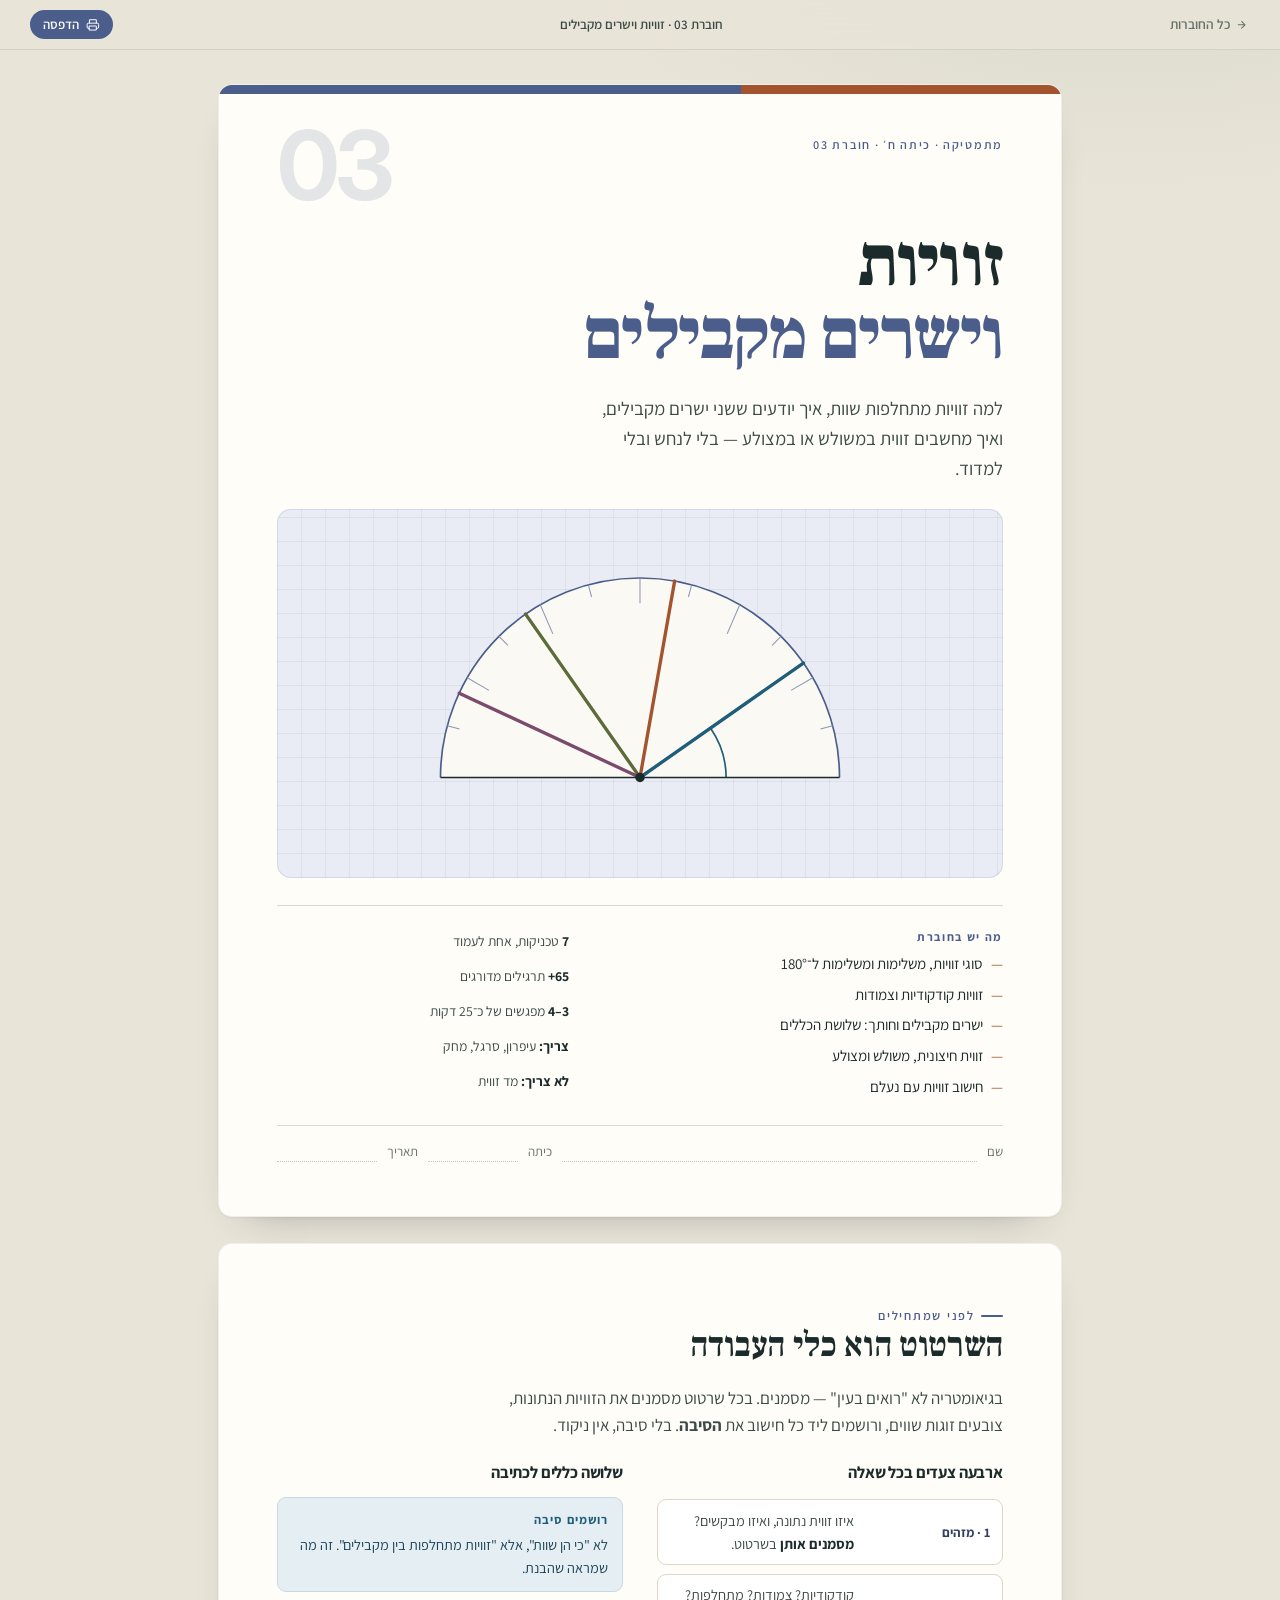
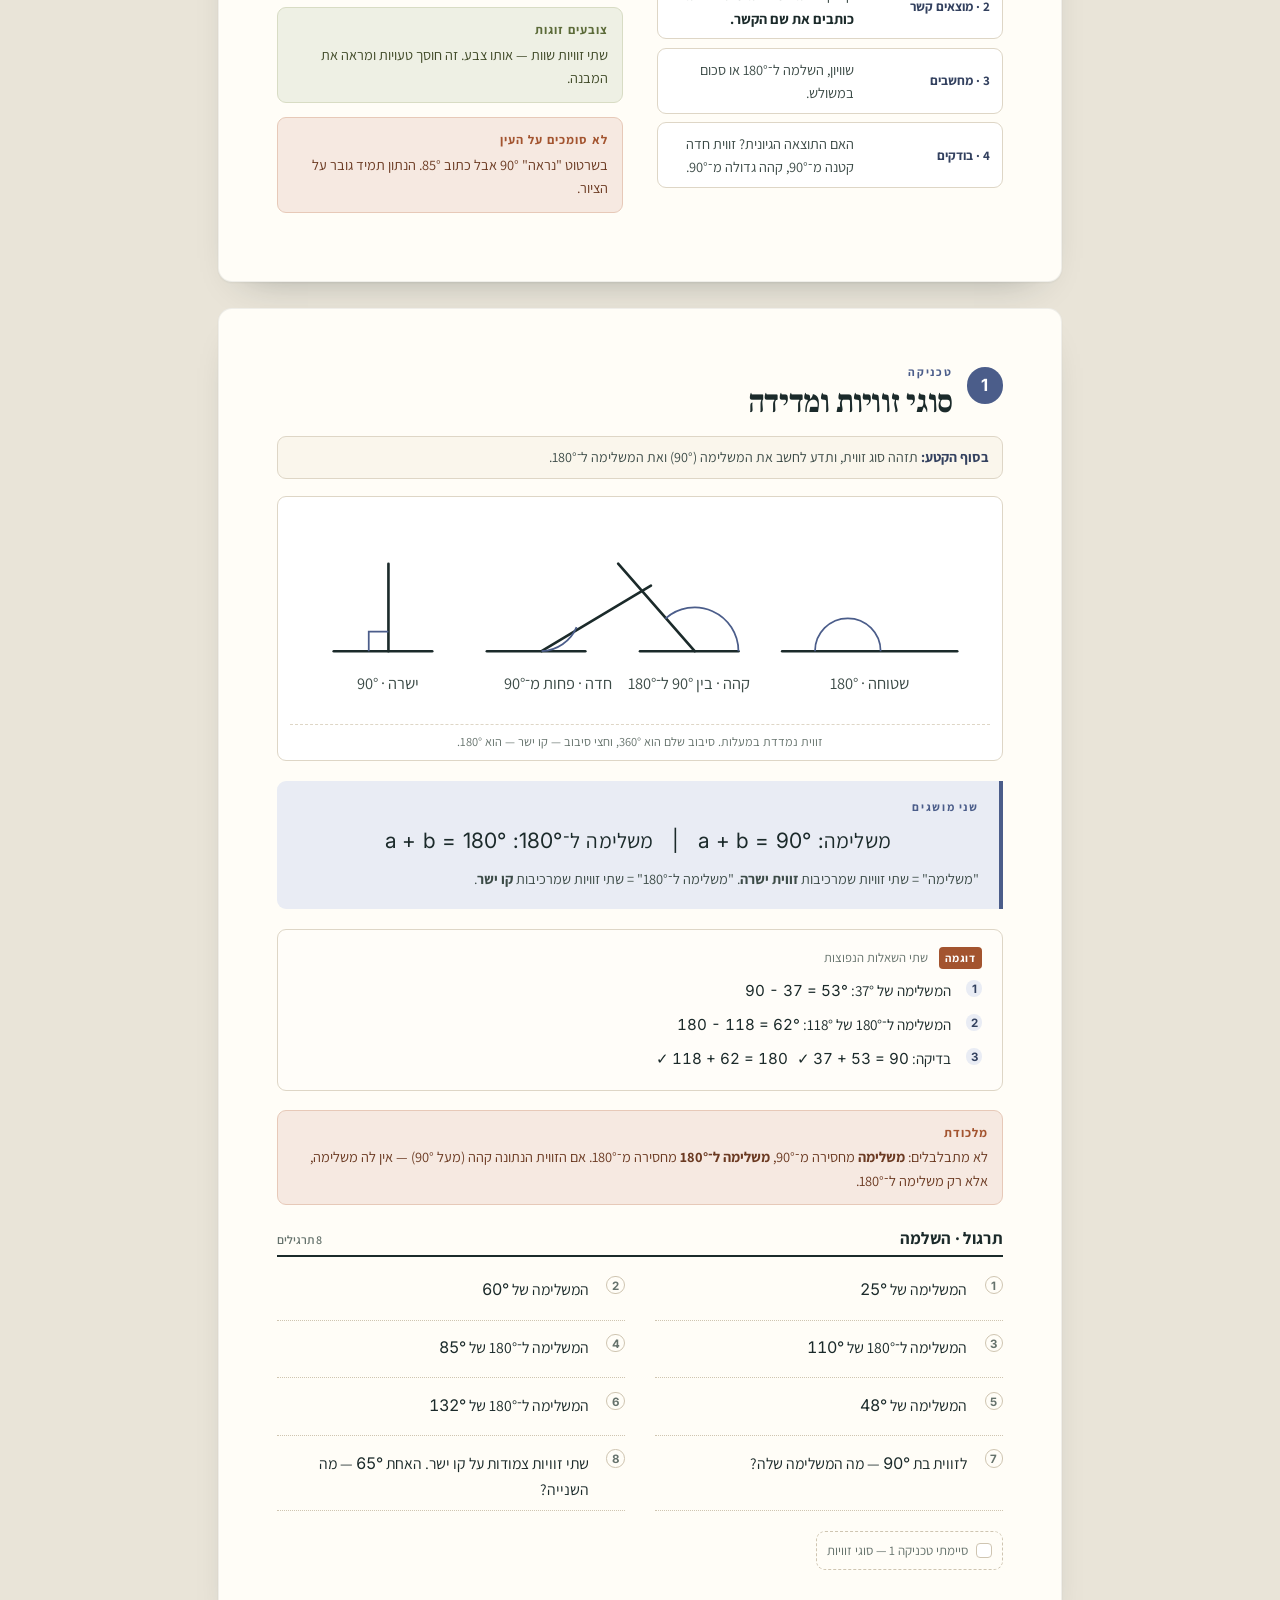
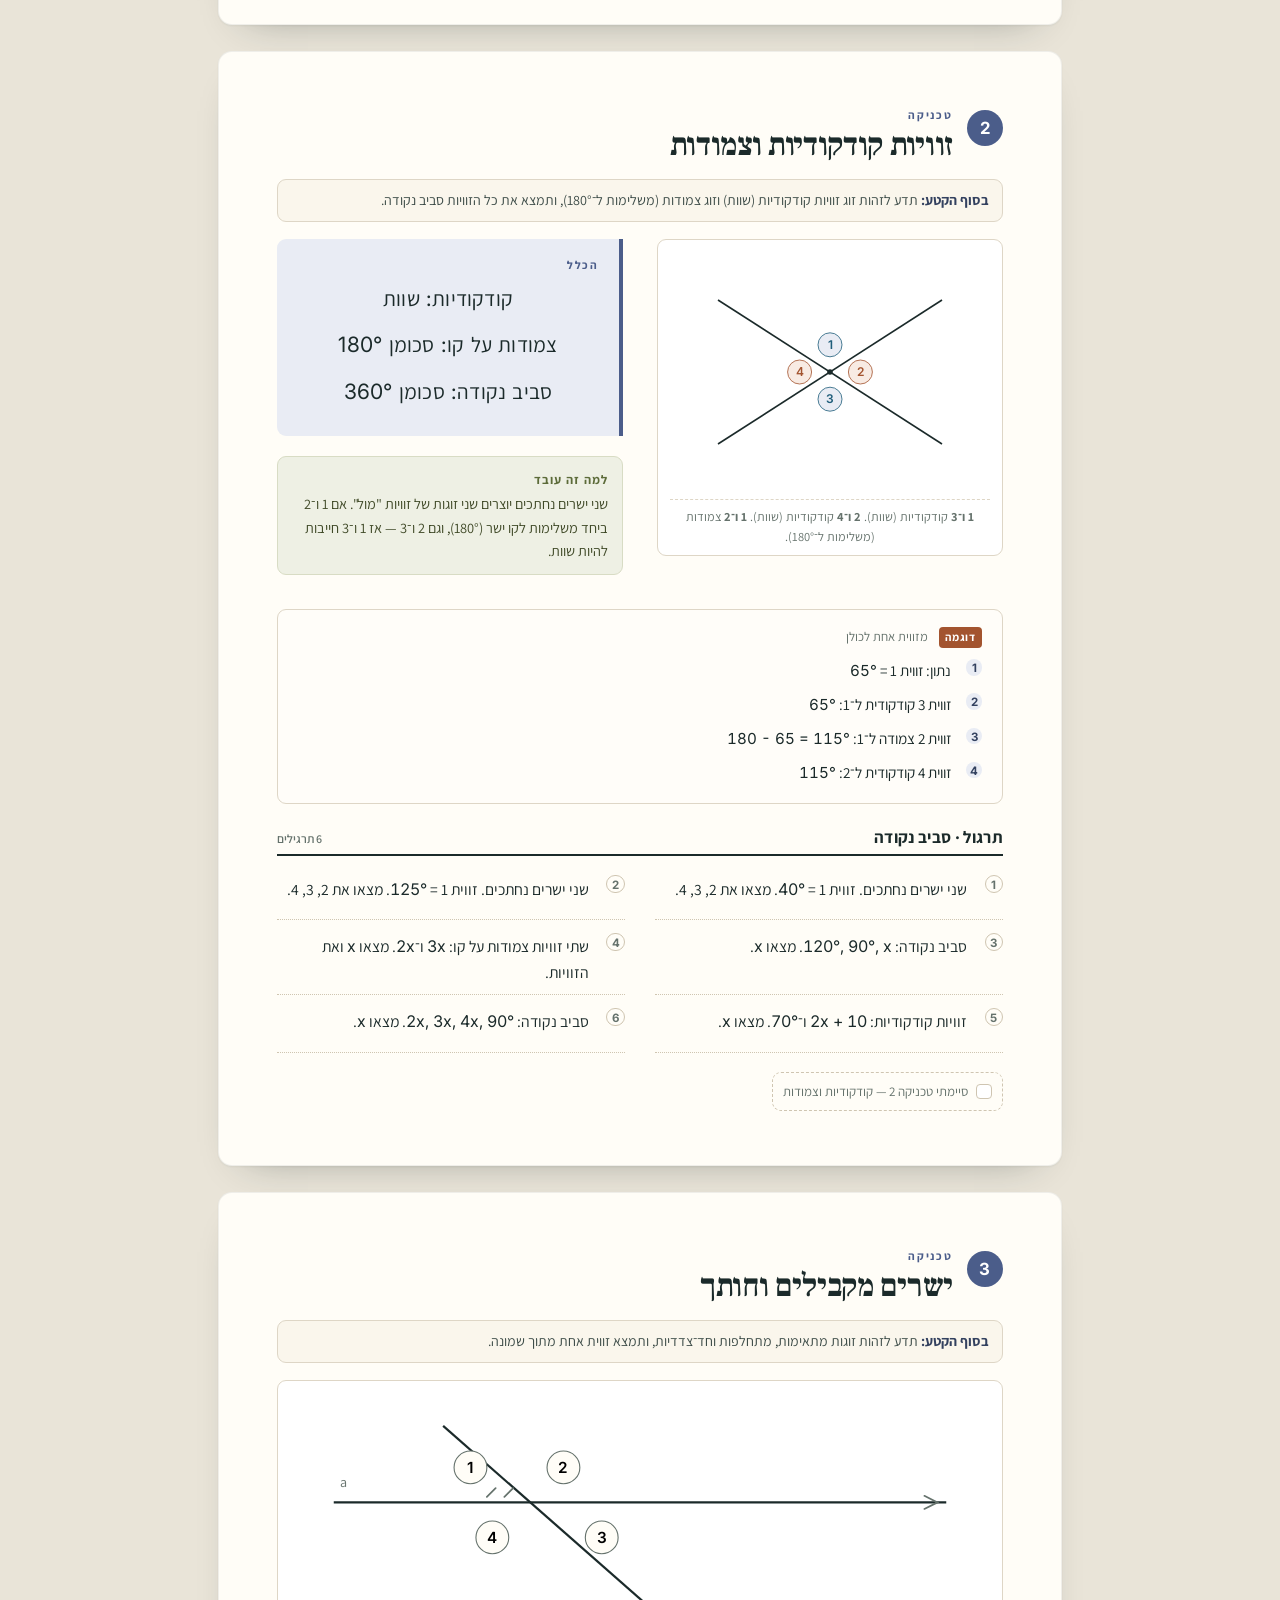
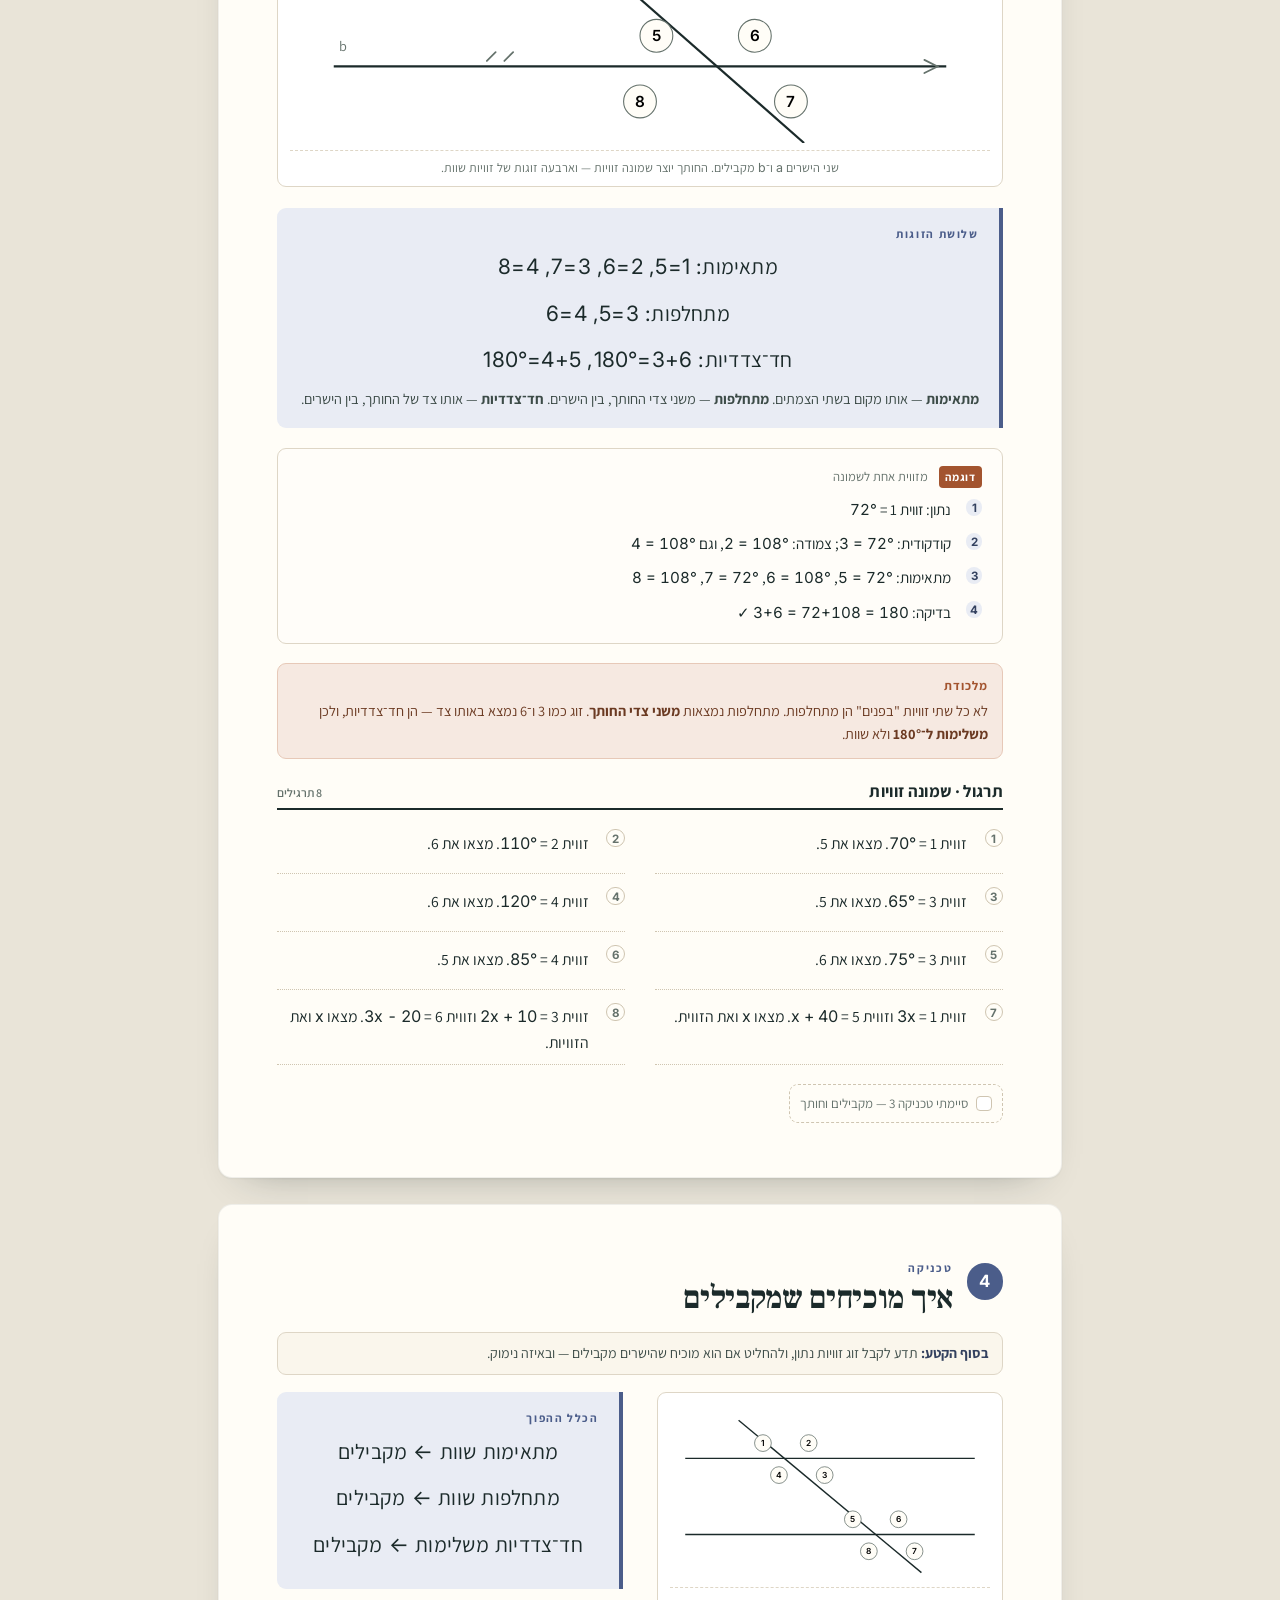
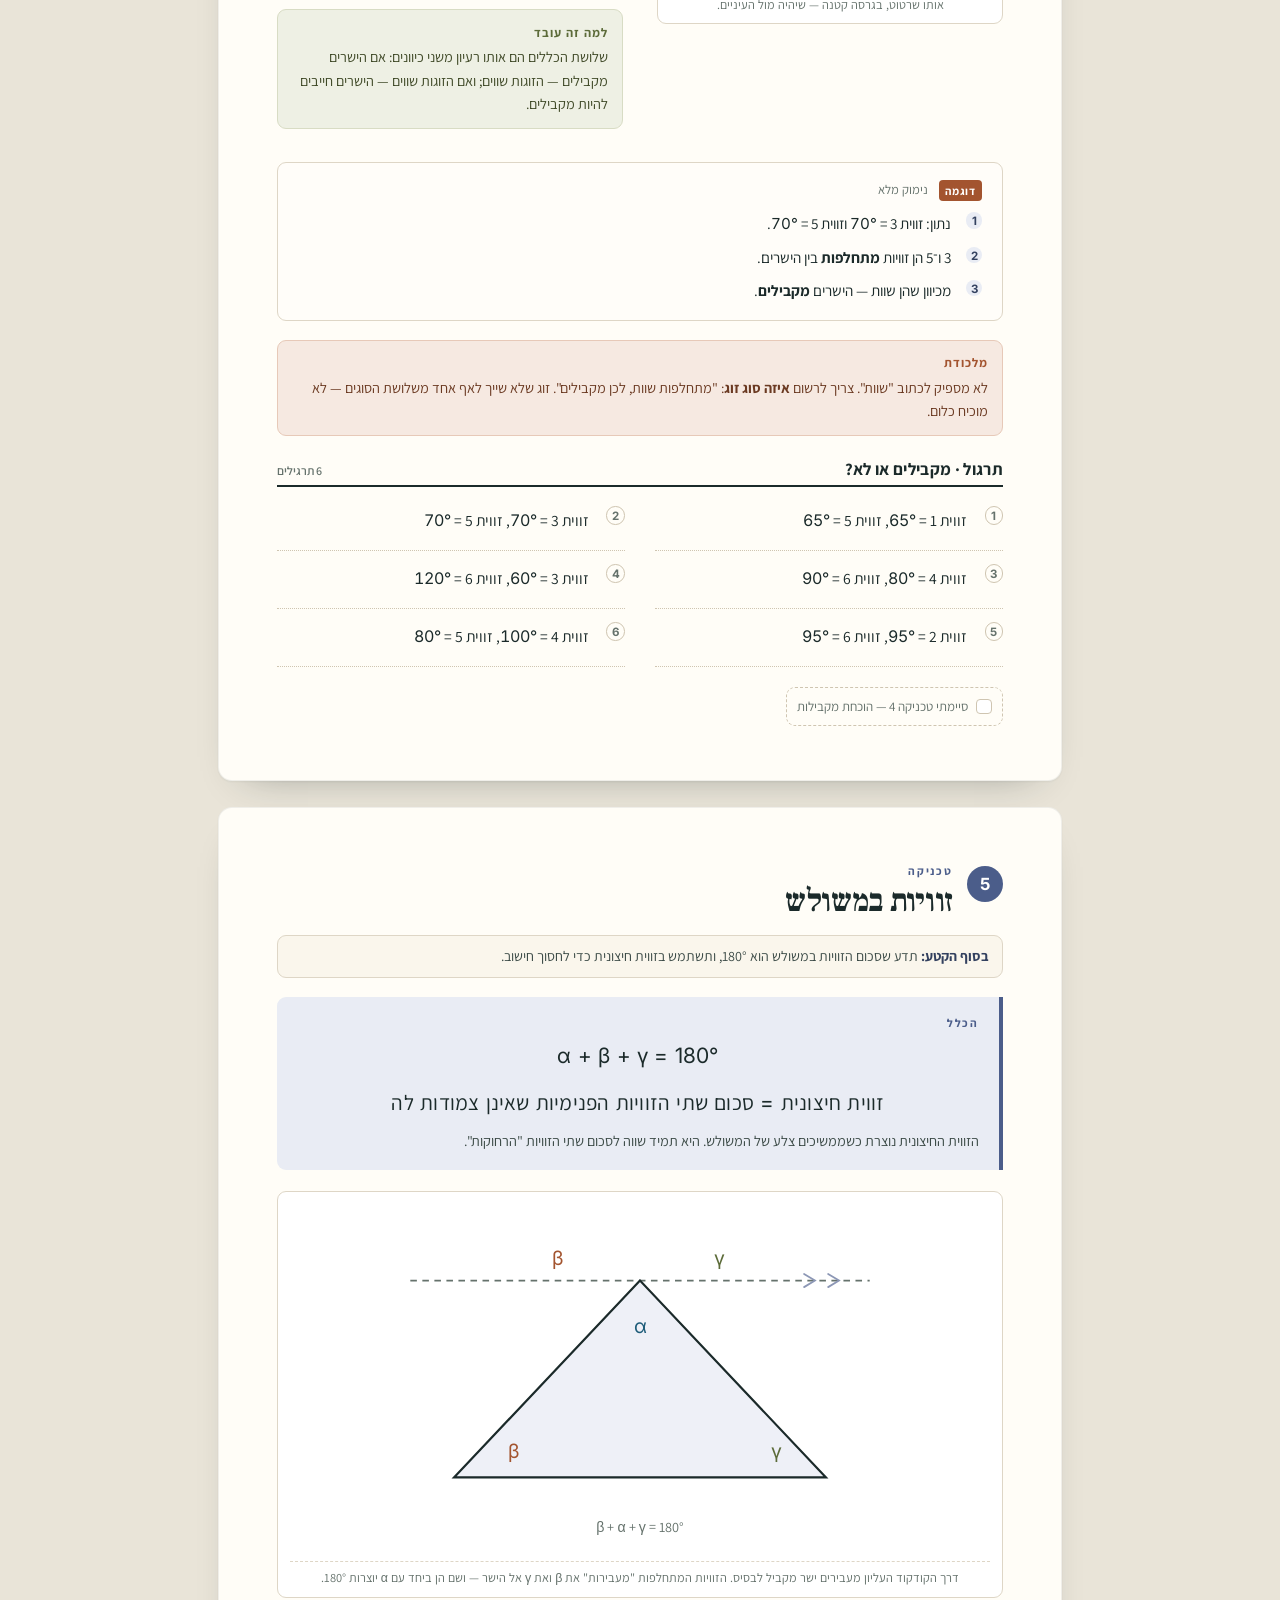
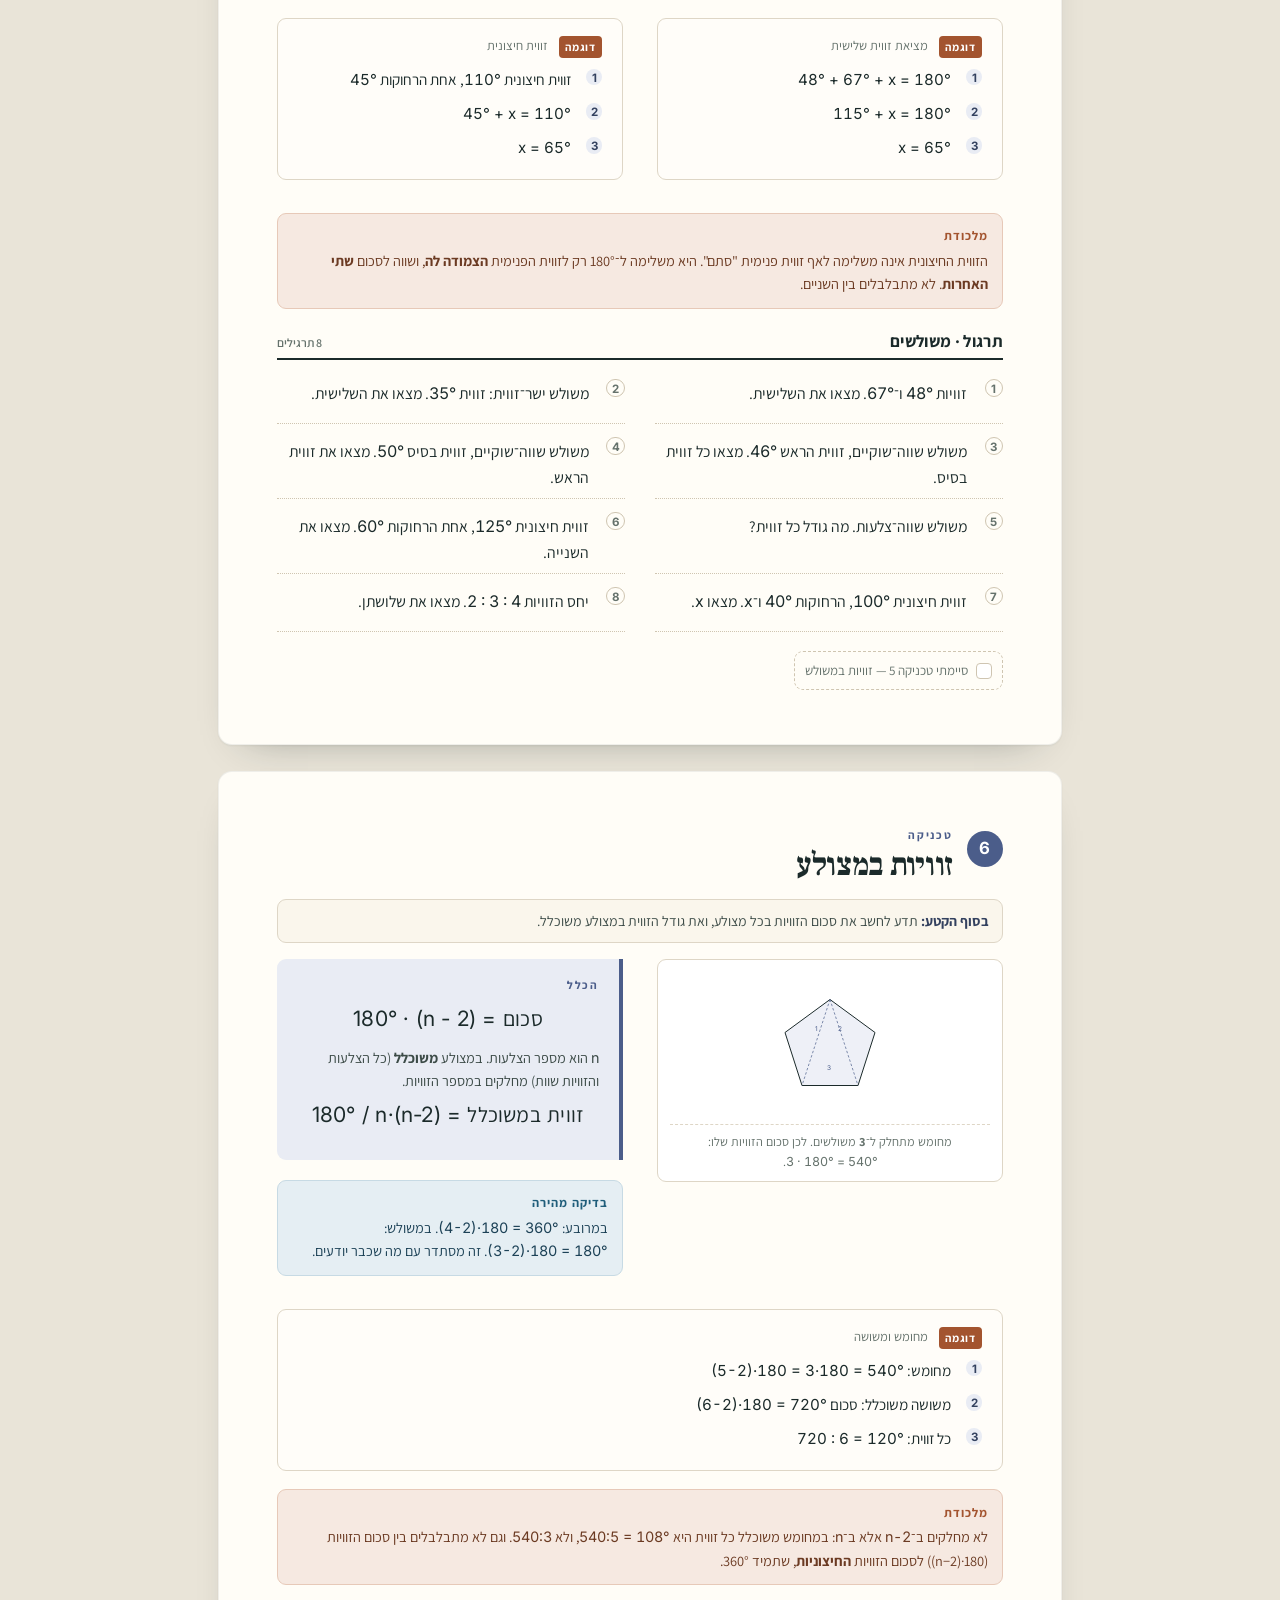
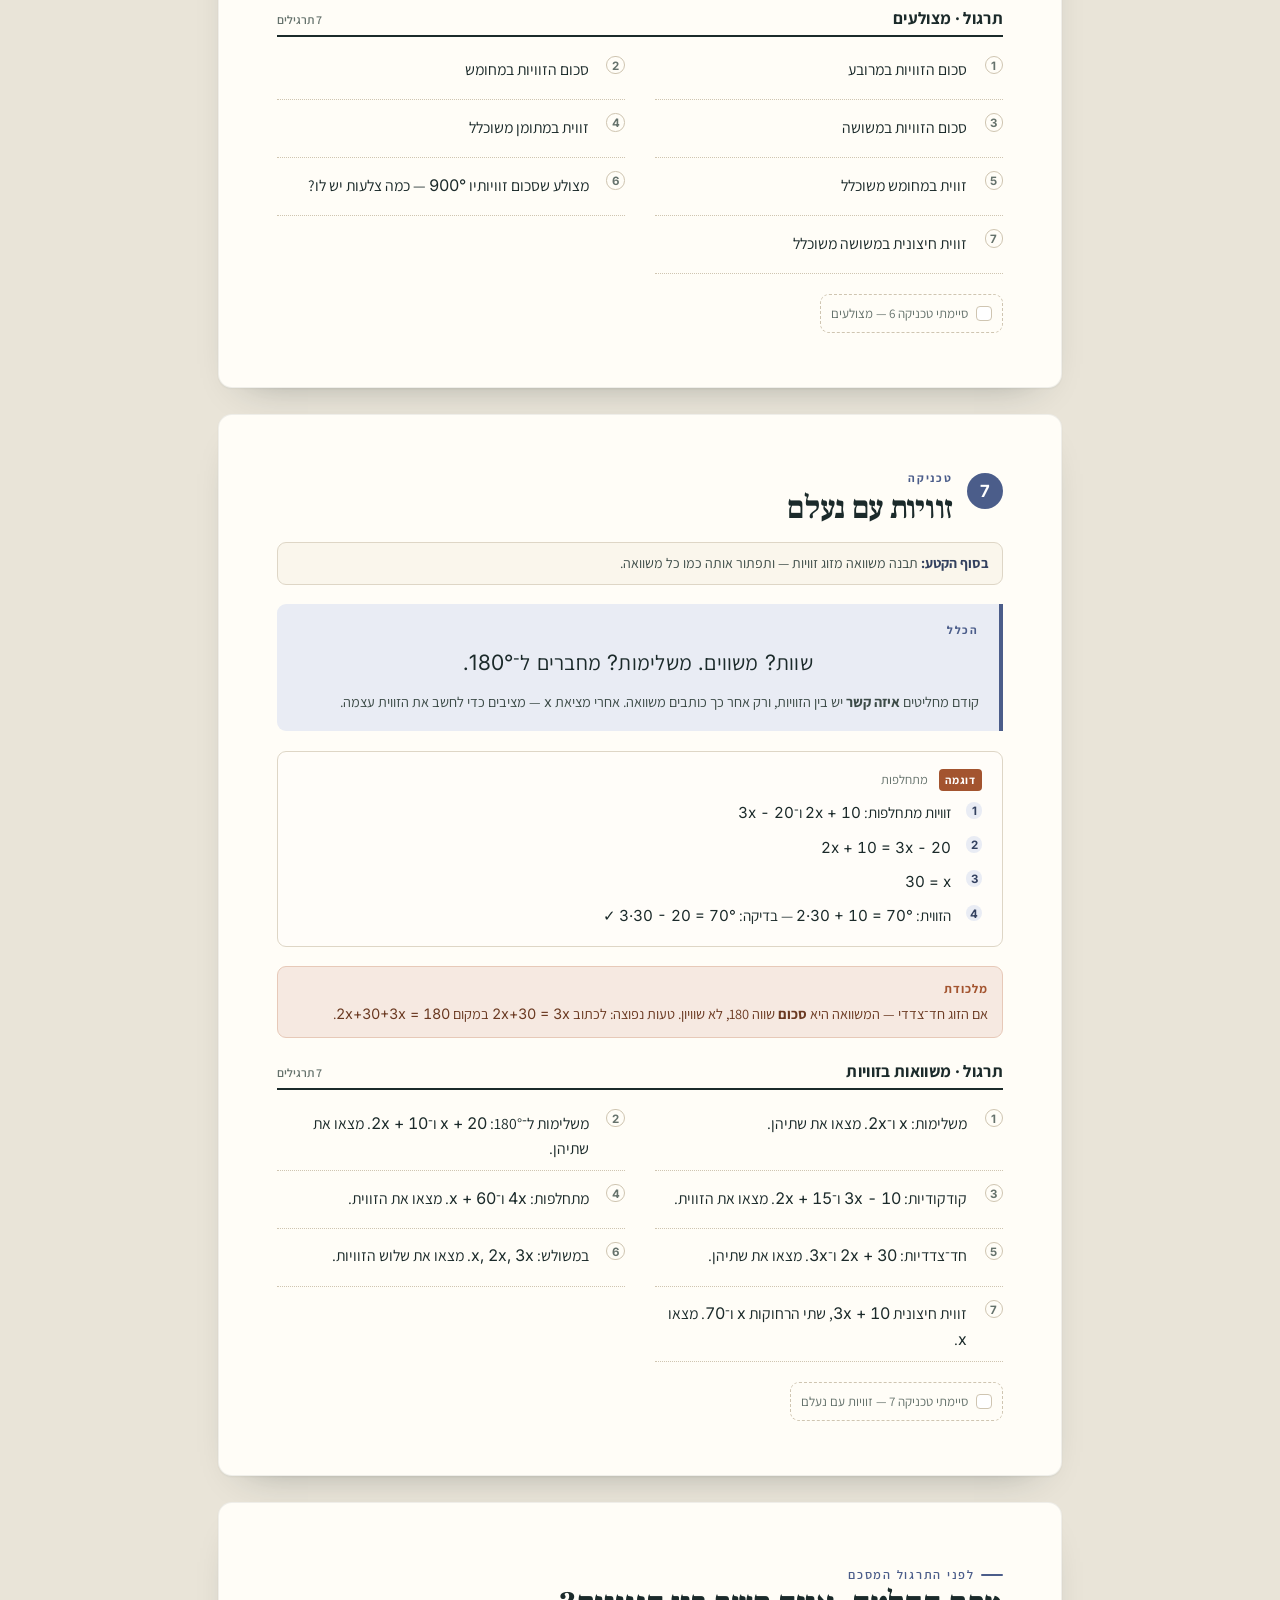
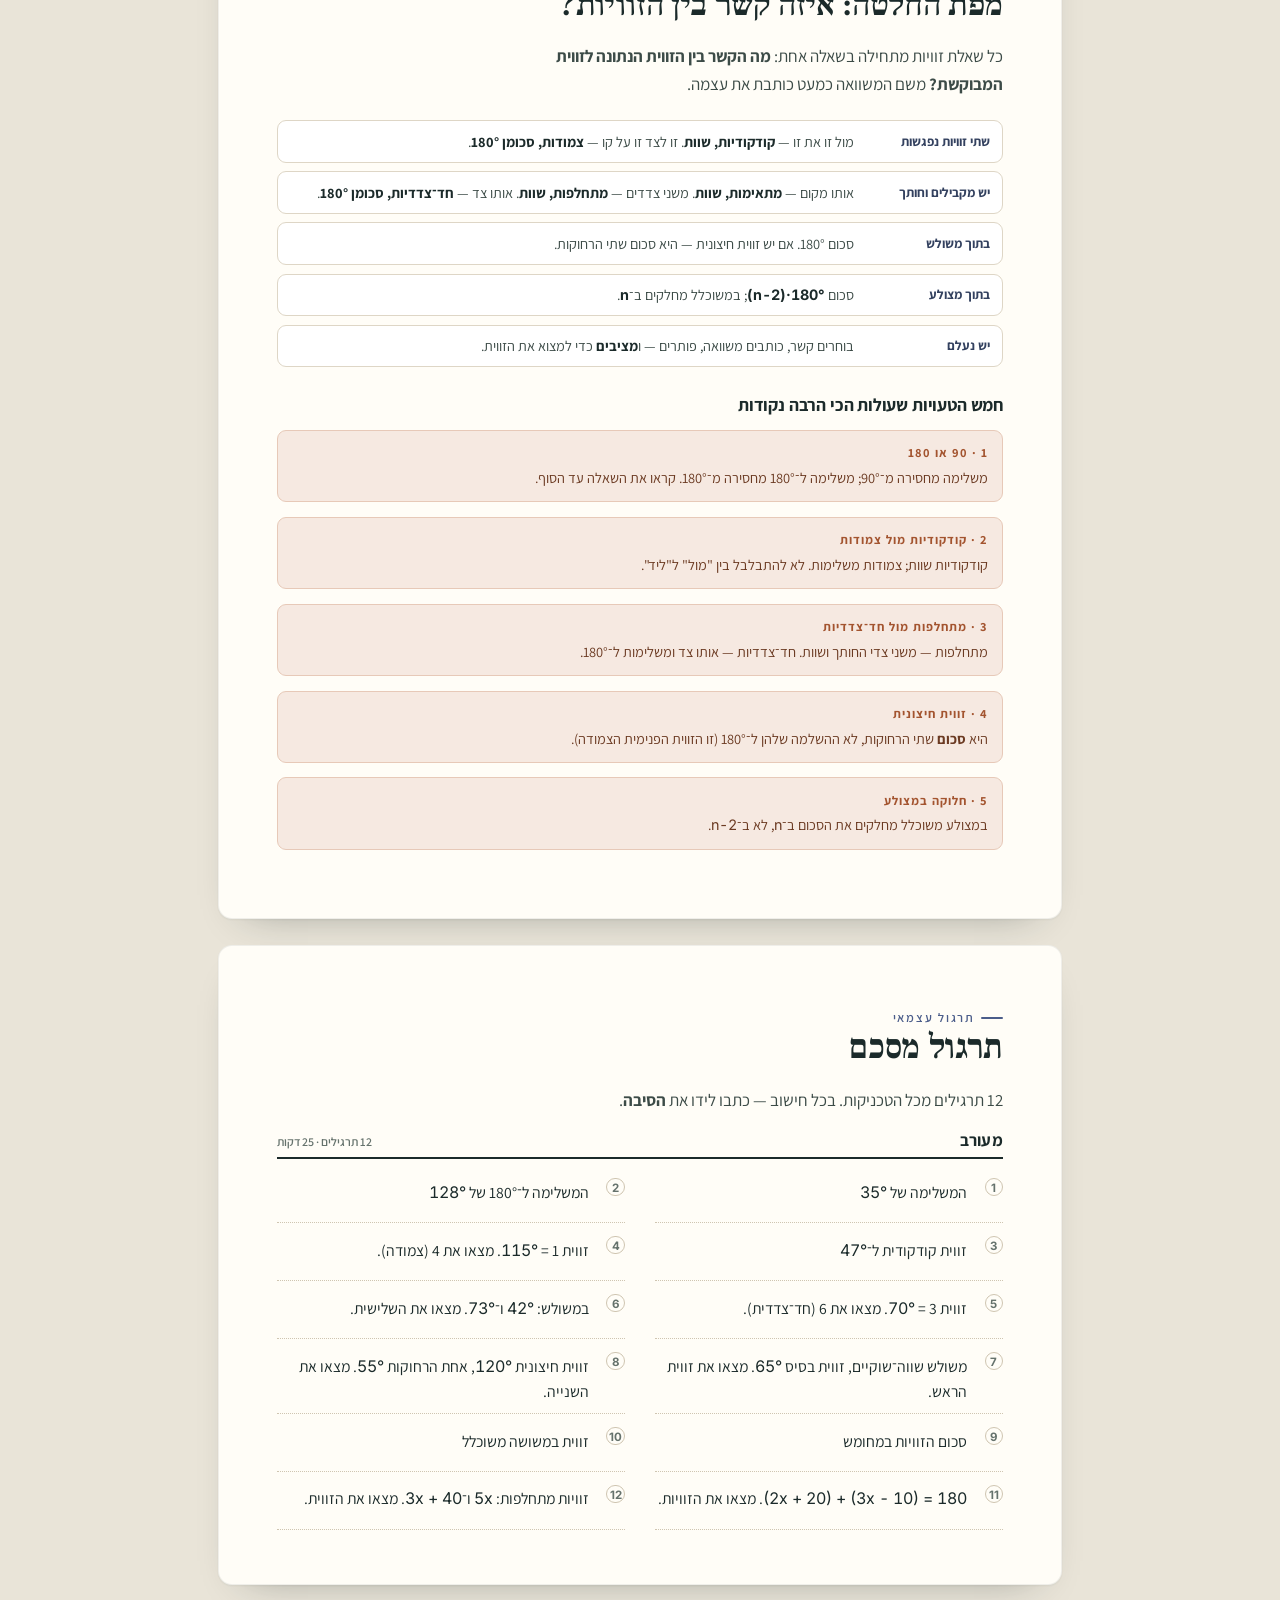
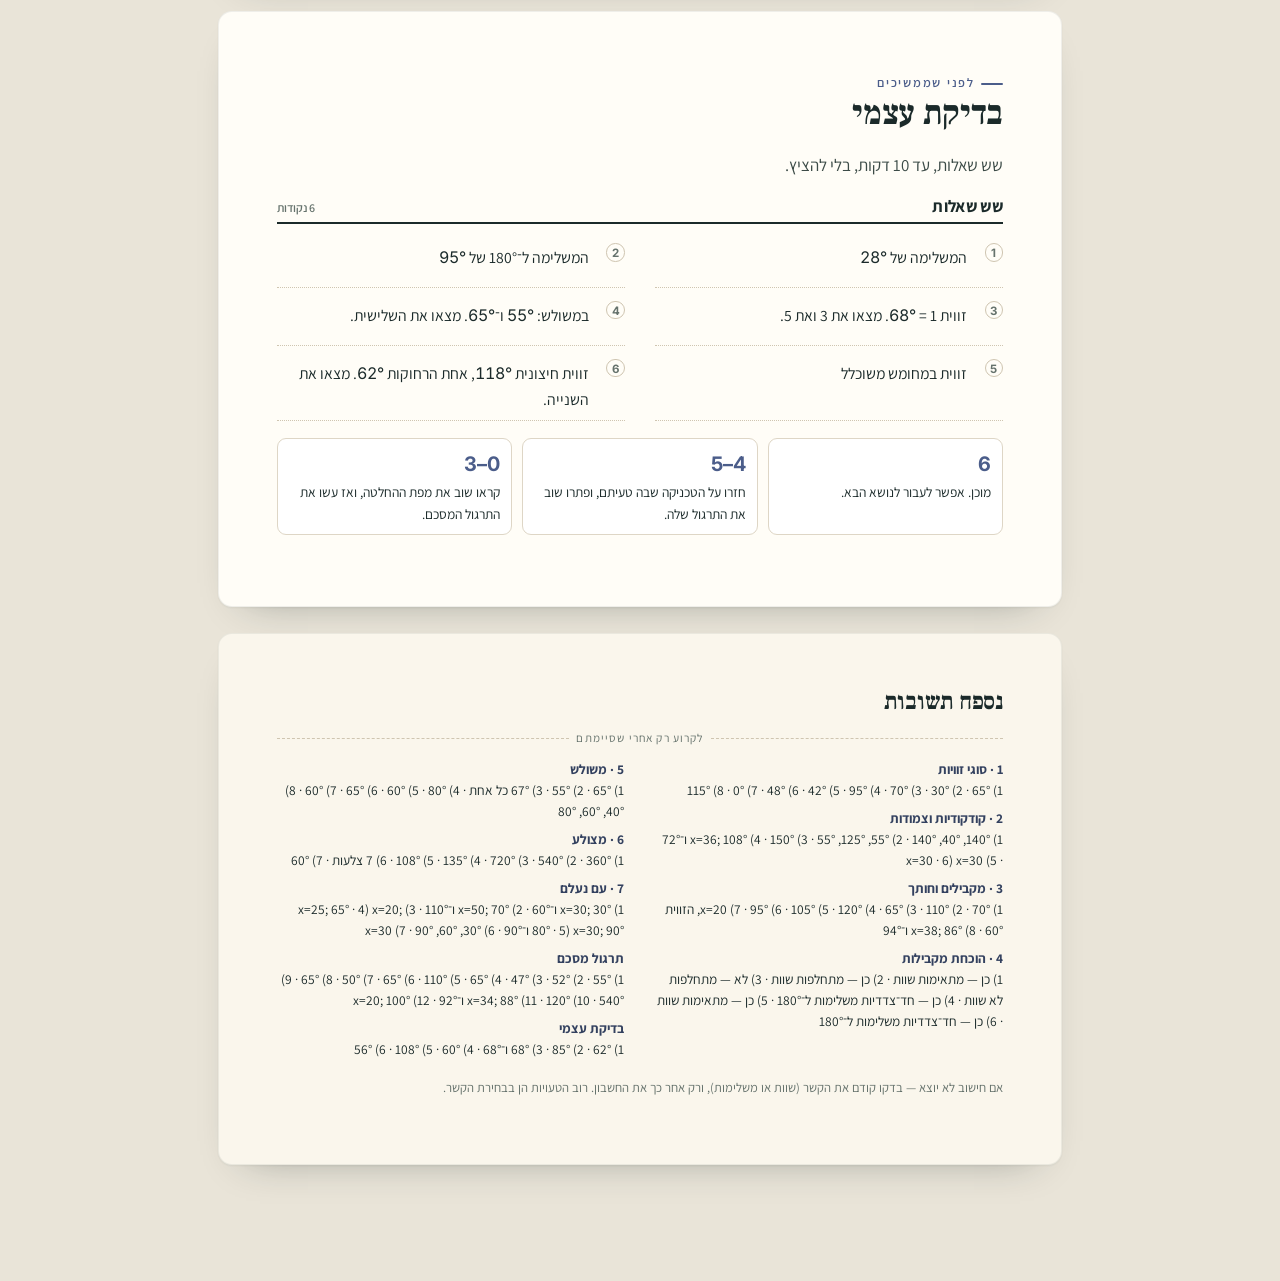
<file: booklets/03-angles.html>
<!DOCTYPE html>
<html lang="he" dir="rtl">
<head>
<meta charset="utf-8">
<meta name="viewport" content="width=device-width, initial-scale=1">
<meta name="color-scheme" content="light">
<title>חוברת 03 · זוויות וישרים מקבילים — מתמטיקה כיתה ח׳</title>
<meta name="description" content="חוברת עבודה: סוגי זוויות, זוויות קודקודיות וצמודות, ישרים מקבילים וחותך, זוויות במשולש ובמצולע — עם שרטוטים ותרגול.">
<meta name="theme-color" content="#4b5d8a">
<link rel="icon" href="data:image/svg+xml,%3Csvg xmlns='http://www.w3.org/2000/svg' viewBox='0 0 32 32'%3E%3Crect width='32' height='32' rx='7' fill='%234b5d8a'/%3E%3Cpath d='M8 24L24 8M8 24h14' fill='none' stroke='%23fff' stroke-width='2' stroke-linecap='round'/%3E%3C/svg%3E">
<link rel="preconnect" href="https://fonts.googleapis.com">
<link rel="preconnect" href="https://fonts.gstatic.com" crossorigin>
<link href="https://fonts.googleapis.com/css2?family=Assistant:wght@300;400;600;700&amp;family=Frank+Ruhl+Libre:wght@500;700;900&amp;family=Inter:wght@400;500;700&amp;display=swap" rel="stylesheet">
<link rel="stylesheet" href="../assets/base.css">
<link rel="stylesheet" href="../assets/booklet.css">
</head>
<body class="booklet" style="--accent:#4b5d8a;--accent-2:#33415f;--accent-soft:#e9ecf4">
<header class="topbar no-print">
  <a class="backlink" href="../index.html">
    <svg viewBox="0 0 24 24" aria-hidden="true"><path d="M10 6l6 6-6 6M16 12H4" fill="none" stroke="currentColor" stroke-width="1.8" stroke-linecap="round" stroke-linejoin="round"/></svg>
    כל החוברות
  </a>
  <span class="topbar-title">חוברת 03 · זוויות וישרים מקבילים</span>
  <button class="btn" data-print type="button">
    <svg viewBox="0 0 24 24" aria-hidden="true"><path d="M6 9V3h12v6M6 18H4a2 2 0 0 1-2-2v-5a2 2 0 0 1 2-2h16a2 2 0 0 1 2 2v5a2 2 0 0 1-2 2h-2M6 14h12v7H6z" fill="none" stroke="currentColor" stroke-width="1.7" stroke-linecap="round" stroke-linejoin="round"/></svg>
    הדפסה
  </button>
</header>
<span class="sr-only doc-title">חוברת 03 · זוויות וישרים מקבילים</span>

<main class="paper">

<!-- ================= שער ================= -->
<section class="sheet cover">
  <div class="cover-head">
    <div class="cover-series">מתמטיקה · כיתה ח׳ · חוברת 03</div>
    <div class="cover-mark" aria-hidden="true">03</div>
  </div>
  <h1>זוויות<br><em>וישרים מקבילים</em></h1>
  <p class="cover-lede">למה זוויות מתחלפות שוות, איך יודעים ששני ישרים מקבילים, ואיך מחשבים זווית במשולש או במצולע — בלי לנחש ובלי למדוד.</p>

  <div class="cover-art" aria-hidden="true">
    <svg viewBox="0 0 640 300" role="img" aria-label="מד זווית חצי עגול עם קרניים בצבעים שונים">
      <path d="M130 230 A190 190 0 0 1 510 230" fill="#fbf9f3" stroke="#4b5d8a" stroke-width="1.6"/>
      <g stroke="#8c97b5" stroke-width="1">
        <line x1="510" y1="230" x2="498" y2="230"/>
        <line x1="503.5" y1="180.8" x2="491.9" y2="183.9"/>
        <line x1="484.5" y1="135" x2="463.8" y2="147"/>
        <line x1="454.3" y1="95.7" x2="445.8" y2="104.1"/>
        <line x1="415" y1="65.5" x2="403" y2="93.2"/>
        <line x1="369.2" y1="46.5" x2="366.1" y2="58.1"/>
        <line x1="320" y1="40" x2="320" y2="64"/>
        <line x1="270.8" y1="46.5" x2="273.9" y2="58.1"/>
        <line x1="225" y1="65.5" x2="237" y2="93.2"/>
        <line x1="185.7" y1="95.7" x2="194.2" y2="104.1"/>
        <line x1="155.5" y1="135" x2="176.2" y2="147"/>
        <line x1="136.5" y1="180.8" x2="148.1" y2="183.9"/>
        <line x1="130" y1="230" x2="142" y2="230"/>
      </g>
      <g stroke-width="3.2" stroke-linecap="round">
        <line x1="320" y1="230" x2="475.6" y2="121" stroke="#1f5d7a"/>
        <line x1="320" y1="230" x2="353" y2="42.9" stroke="#a3542f"/>
        <line x1="320" y1="230" x2="211" y2="74.4" stroke="#5c6b39"/>
        <line x1="320" y1="230" x2="147.8" y2="149.7" stroke="#7b4b6b"/>
      </g>
      <path d="M402 230 A82 82 0 0 0 387.2 183" fill="none" stroke="#1f5d7a" stroke-width="1.6"/>
      <circle cx="320" cy="230" r="4.5" fill="#1b2a2a"/>
      <line x1="130" y1="230" x2="510" y2="230" stroke="#1b2a2a" stroke-width="1.4"/>
    </svg>
  </div>

  <div class="cover-grid">
    <div>
      <h4>מה יש בחוברת</h4>
      <ul class="cover-list">
        <li>סוגי זוויות, משלימות ומשלימות ל־180°</li>
        <li>זוויות קודקודיות וצמודות</li>
        <li>ישרים מקבילים וחותך: שלושת הכללים</li>
        <li>זווית חיצונית, משולש ומצולע</li>
        <li>חישוב זוויות עם נעלם</li>
      </ul>
    </div>
    <div class="cover-facts">
      <div><b>7</b> טכניקות, אחת לעמוד</div>
      <div><b>65+</b> תרגילים מדורגים</div>
      <div><b>3–4</b> מפגשים של כ־25 דקות</div>
      <div><b>צריך:</b> עיפרון, סרגל, מחק</div>
      <div><b>לא צריך:</b> מד זווית</div>
    </div>
  </div>
  <div class="cover-foot">
    <span>שם</span><span class="fill"></span>
    <span>כיתה</span><span class="fill" style="max-width:70px"></span>
    <span>תאריך</span><span class="fill" style="max-width:100px"></span>
  </div>
</section>

<!-- ================= איך עובדים ================= -->
<section class="sheet">
  <span class="kicker">לפני שמתחילים</span>
  <h2>השרטוט הוא כלי העבודה</h2>
  <p class="lead">בגיאומטריה לא "רואים בעין" — מסמנים. בכל שרטוט מסמנים את הזוויות הנתונות, צובעים זוגות שווים, ורושמים ליד כל חישוב את <b>הסיבה</b>. בלי סיבה, אין ניקוד.</p>

  <div class="two" style="margin-top:1.4em">
    <div>
      <h3 style="font-size:1.02rem;margin-bottom:.5em">ארבעה צעדים בכל שאלה</h3>
      <div class="flow">
        <div class="flow-step"><span class="when">1 · מזהים</span><span class="then">איזו זווית נתונה, ואיזו מבקשים? <b>מסמנים אותן</b> בשרטוט.</span></div>
        <div class="flow-step"><span class="when">2 · מוצאים קשר</span><span class="then">קודקודיות? צמודות? מתחלפות? <b>כותבים את שם הקשר.</b></span></div>
        <div class="flow-step"><span class="when">3 · מחשבים</span><span class="then">שוויון, השלמה ל־180° או סכום במשולש.</span></div>
        <div class="flow-step"><span class="when">4 · בודקים</span><span class="then">האם התוצאה הגיונית? זווית חדה קטנה מ־90°, קהה גדולה מ־90°.</span></div>
      </div>
    </div>
    <div>
      <h3 style="font-size:1.02rem;margin-bottom:.5em">שלושה כללים לכתיבה</h3>
      <div class="callout callout--tip"><span class="callout-title">רושמים סיבה</span>לא "כי הן שוות", אלא "זוויות מתחלפות בין מקבילים". זה מה שמראה שהבנת.</div>
      <div class="callout callout--why"><span class="callout-title">צובעים זוגות</span>שתי זוויות שוות — אותו צבע. זה חוסך טעויות ומראה את המבנה.</div>
      <div class="callout callout--warn"><span class="callout-title">לא סומכים על העין</span>בשרטוט "נראה" 90° אבל כתוב 85°. הנתון תמיד גובר על הציור.</div>
    </div>
  </div>
</section>

<!-- ================= 1 ================= -->
<section class="sheet tech">
  <header class="tech-head">
    <span class="tech-num">1</span>
    <div>
      <p class="tech-kicker">טכניקה</p>
      <h2>סוגי זוויות ומדידה</h2>
    </div>
  </header>
  <p class="tech-goal"><b>בסוף הקטע:</b> תזהה סוג זווית, ותדע לחשב את המשלימה (90°) ואת המשלימה ל־180°.</p>

  <figure class="fig" style="margin-top:.4em">
    <svg viewBox="0 0 640 190" role="img" aria-label="ארבע זוויות: ישרה, חדה, קהה ושטוחה">
      <g stroke="#1b2a2a" stroke-width="2.4" stroke-linecap="round">
        <line x1="40" y1="130" x2="130" y2="130"/><line x1="90" y1="130" x2="90" y2="50"/>
        <line x1="180" y1="130" x2="270" y2="130"/><line x1="230" y1="130" x2="330" y2="70"/>
        <line x1="320" y1="130" x2="410" y2="130"/><line x1="370" y1="130" x2="300" y2="50"/>
        <line x1="450" y1="130" x2="610" y2="130"/>
      </g>
      <path d="M90 112 L72 112 L72 130" fill="none" stroke="#4b5d8a" stroke-width="1.6"/>
      <path d="M230 130 A36 36 0 0 0 262 108" fill="none" stroke="#4b5d8a" stroke-width="1.6"/>
      <path d="M410 130 A40 40 0 0 0 343.2 100.3" fill="none" stroke="#4b5d8a" stroke-width="1.6"/>
      <path d="M540 130 A30 30 0 0 0 480 130" fill="none" stroke="#4b5d8a" stroke-width="1.6"/>
      <g font-family="Assistant,Arial,sans-serif" font-size="15" fill="#3c4b47" text-anchor="middle">
        <text x="90" y="165">ישרה · 90°</text>
        <text x="245" y="165">חדה · פחות מ־90°</text>
        <text x="365" y="165">קהה · בין 90° ל־180°</text>
        <text x="530" y="165">שטוחה · 180°</text>
      </g>
    </svg>
    <figcaption>זווית נמדדת במעלות. סיבוב שלם הוא 360°, וחצי סיבוב — קו ישר — הוא 180°.</figcaption>
  </figure>

  <div class="rule-box">
    <p class="rule-label">שני מושגים</p>
    <div class="eq">משלימה: a + b = 90° &nbsp;&nbsp;|&nbsp;&nbsp; משלימה ל־180°: a + b = 180°</div>
    <p class="rule-note">"משלימה" = שתי זוויות שמרכיבות <b>זווית ישרה</b>. "משלימה ל־180°" = שתי זוויות שמרכיבות <b>קו ישר</b>.</p>
  </div>

  <div class="example">
    <div class="example-head"><span class="tag">דוגמה</span><span class="hint">שתי השאלות הנפוצות</span></div>
    <ol class="steps">
      <li>המשלימה של 37°: <span class="m">90 - 37 = 53°</span></li>
      <li>המשלימה ל־180° של 118°: <span class="m">180 - 118 = 62°</span></li>
      <li>בדיקה: <span class="m">37 + 53 = 90</span> ✓ &nbsp; <span class="m">118 + 62 = 180</span> ✓</li>
    </ol>
  </div>

  <div class="callout callout--warn">
    <span class="callout-title">מלכודת</span>
    <p>לא מתבלבלים: <b>משלימה</b> מחסירה מ־90°, <b>משלימה ל־180°</b> מחסירה מ־180°. אם הזווית הנתונה קהה (מעל 90°) — אין לה משלימה, אלא רק משלימה ל־180°.</p>
  </div>

  <div class="drill">
    <div class="drill-head"><h3>תרגול · השלמה</h3><span class="count">8 תרגילים</span></div>
    <ol class="ex">
      <li>המשלימה של <span class="m">25°</span></li>
      <li>המשלימה של <span class="m">60°</span></li>
      <li>המשלימה ל־180° של <span class="m">110°</span></li>
      <li>המשלימה ל־180° של <span class="m">85°</span></li>
      <li>המשלימה של <span class="m">48°</span></li>
      <li>המשלימה ל־180° של <span class="m">132°</span></li>
      <li>לזווית בת <span class="m">90°</span> — מה המשלימה שלה?</li>
      <li>שתי זוויות צמודות על קו ישר. האחת <span class="m">65°</span> — מה השנייה?</li>
    </ol>
  </div>

  <label class="done"><input type="checkbox" data-key="g3-t1"> סיימתי טכניקה 1 — סוגי זוויות</label>
</section>

<!-- ================= 2 ================= -->
<section class="sheet tech">
  <header class="tech-head">
    <span class="tech-num">2</span>
    <div>
      <p class="tech-kicker">טכניקה</p>
      <h2>זוויות קודקודיות וצמודות</h2>
    </div>
  </header>
  <p class="tech-goal"><b>בסוף הקטע:</b> תדע לזהות זוג זוויות קודקודיות (שוות) וזוג צמודות (משלימות ל־180°), ותמצא את כל הזוויות סביב נקודה.</p>

  <div class="two">
    <figure class="fig" style="margin-top:0">
      <svg viewBox="0 0 400 300" role="img" aria-label="שני ישרים נחתכים ויוצרים ארבע זוויות">
        <line x1="60" y1="60" x2="340" y2="240" stroke="#1b2a2a" stroke-width="2"/>
        <line x1="60" y1="240" x2="340" y2="60" stroke="#1b2a2a" stroke-width="2"/>
        <circle cx="200" cy="150" r="3.5" fill="#1b2a2a"/>
        <g font-family="Inter,Arial,sans-serif" font-size="15" font-weight="600" text-anchor="middle">
          <circle cx="200" cy="116" r="15" fill="#e9ecf4" stroke="#1f5d7a"/><text x="200" y="121" fill="#1f5d7a">1</text>
          <circle cx="238" cy="150" r="15" fill="#f8ebe3" stroke="#a3542f"/><text x="238" y="155" fill="#a3542f">2</text>
          <circle cx="200" cy="184" r="15" fill="#e9ecf4" stroke="#1f5d7a"/><text x="200" y="189" fill="#1f5d7a">3</text>
          <circle cx="162" cy="150" r="15" fill="#f8ebe3" stroke="#a3542f"/><text x="162" y="155" fill="#a3542f">4</text>
        </g>
      </svg>
      <figcaption><b>1 ו־3</b> קודקודיות (שוות). <b>2 ו־4</b> קודקודיות (שוות). <b>1 ו־2</b> צמודות (משלימות ל־180°).</figcaption>
    </figure>
    <div>
      <div class="rule-box" style="margin-top:0">
        <p class="rule-label">הכלל</p>
        <div class="eq">קודקודיות: שוות</div>
        <div class="eq">צמודות על קו: סכומן 180°</div>
        <div class="eq">סביב נקודה: סכומן 360°</div>
      </div>
      <div class="callout callout--why">
        <span class="callout-title">למה זה עובד</span>
        <p>שני ישרים נחתכים יוצרים שני זוגות של זוויות "מול". אם 1 ו־2 ביחד משלימות לקו ישר (180°), וגם 2 ו־3 — אז 1 ו־3 חייבות להיות שוות.</p>
      </div>
    </div>
  </div>

  <div class="example">
    <div class="example-head"><span class="tag">דוגמה</span><span class="hint">מזווית אחת לכולן</span></div>
    <ol class="steps">
      <li>נתון: זווית 1 = <span class="m">65°</span></li>
      <li>זווית 3 קודקודית ל־1: <span class="m">65°</span></li>
      <li>זווית 2 צמודה ל־1: <span class="m">180 - 65 = 115°</span></li>
      <li>זווית 4 קודקודית ל־2: <span class="m">115°</span></li>
    </ol>
  </div>

  <div class="drill">
    <div class="drill-head"><h3>תרגול · סביב נקודה</h3><span class="count">6 תרגילים</span></div>
    <ol class="ex">
      <li>שני ישרים נחתכים. זווית 1 = <span class="m">40°</span>. מצאו את 2, 3, 4.</li>
      <li>שני ישרים נחתכים. זווית 1 = <span class="m">125°</span>. מצאו את 2, 3, 4.</li>
      <li>סביב נקודה: <span class="m">120°, 90°, x</span>. מצאו <span class="m">x</span>.</li>
      <li>שתי זוויות צמודות על קו: <span class="m">3x</span> ו־<span class="m">2x</span>. מצאו <span class="m">x</span> ואת הזוויות.</li>
      <li>זוויות קודקודיות: <span class="m">2x + 10</span> ו־<span class="m">70°</span>. מצאו <span class="m">x</span>.</li>
      <li>סביב נקודה: <span class="m">2x, 3x, 4x, 90°</span>. מצאו <span class="m">x</span>.</li>
    </ol>
  </div>

  <label class="done"><input type="checkbox" data-key="g3-t2"> סיימתי טכניקה 2 — קודקודיות וצמודות</label>
</section>

<!-- ================= 3 ================= -->
<section class="sheet tech">
  <header class="tech-head">
    <span class="tech-num">3</span>
    <div>
      <p class="tech-kicker">טכניקה</p>
      <h2>ישרים מקבילים וחותך</h2>
    </div>
  </header>
  <p class="tech-goal"><b>בסוף הקטע:</b> תדע לזהות זוגות מתאימות, מתחלפות וחד־צדדיות, ותמצא זווית אחת מתוך שמונה.</p>

  <figure class="fig" style="margin-top:.4em">
    <svg viewBox="0 0 640 320" role="img" aria-label="שני ישרים מקבילים שנחתכים על ידי חותך, עם שמונה זוויות ממוספרות">
      <line x1="40" y1="100" x2="600" y2="100" stroke="#1b2a2a" stroke-width="2"/>
      <line x1="40" y1="250" x2="600" y2="250" stroke="#1b2a2a" stroke-width="2"/>
      <line x1="140" y1="30" x2="470" y2="320" stroke="#1b2a2a" stroke-width="2"/>
      <g stroke="#65726c" stroke-width="1.6" fill="none" stroke-linecap="round">
        <path d="M580 94 l12 6 -12 6"/><path d="M580 244 l12 6 -12 6"/>
        <path d="M180 95 l8 -8 M196 95 l8 -8"/>
        <path d="M180 245 l8 -8 M196 245 l8 -8"/>
      </g>
      <g font-family="Inter,Arial,sans-serif" font-size="14" font-weight="600" text-anchor="middle">
        <circle cx="165" cy="68" r="15" fill="#fffdf7" stroke="#65726c"/><text x="165" y="73">1</text>
        <circle cx="250" cy="68" r="15" fill="#fffdf7" stroke="#65726c"/><text x="250" y="73">2</text>
        <circle cx="285" cy="132" r="15" fill="#fffdf7" stroke="#65726c"/><text x="285" y="137">3</text>
        <circle cx="185" cy="132" r="15" fill="#fffdf7" stroke="#65726c"/><text x="185" y="137">4</text>
        <circle cx="335" cy="222" r="15" fill="#fffdf7" stroke="#65726c"/><text x="335" y="227">5</text>
        <circle cx="425" cy="222" r="15" fill="#fffdf7" stroke="#65726c"/><text x="425" y="227">6</text>
        <circle cx="458" cy="282" r="15" fill="#fffdf7" stroke="#65726c"/><text x="458" y="287">7</text>
        <circle cx="320" cy="282" r="15" fill="#fffdf7" stroke="#65726c"/><text x="320" y="287">8</text>
      </g>
      <text x="52" y="86" font-family="Assistant,Arial,sans-serif" font-size="13" fill="#65726c">a</text>
      <text x="52" y="236" font-family="Assistant,Arial,sans-serif" font-size="13" fill="#65726c">b</text>
    </svg>
    <figcaption>שני הישרים <span class="m">a</span> ו־<span class="m">b</span> מקבילים. החותך יוצר שמונה זוויות — וארבעה זוגות של זוויות שוות.</figcaption>
  </figure>

  <div class="rule-box">
    <p class="rule-label">שלושת הזוגות</p>
    <div class="eq">מתאימות: 1=5, 2=6, 3=7, 4=8</div>
    <div class="eq">מתחלפות: 3=5, 4=6</div>
    <div class="eq">חד־צדדיות: 3+6=180°, 4+5=180°</div>
    <p class="rule-note"><b>מתאימות</b> — אותו מקום בשתי הצמתים. <b>מתחלפות</b> — משני צדי החותך, בין הישרים. <b>חד־צדדיות</b> — אותו צד של החותך, בין הישרים.</p>
  </div>

  <div class="example">
    <div class="example-head"><span class="tag">דוגמה</span><span class="hint">מזווית אחת לשמונה</span></div>
    <ol class="steps">
      <li>נתון: זווית 1 = <span class="m">72°</span></li>
      <li>קודקודית: <span class="m">3 = 72°</span>; צמודה: <span class="m">2 = 108°</span>, וגם <span class="m">4 = 108°</span></li>
      <li>מתאימות: <span class="m">5 = 72°</span>, <span class="m">6 = 108°</span>, <span class="m">7 = 72°</span>, <span class="m">8 = 108°</span></li>
      <li>בדיקה: <span class="m">3+6 = 72+108 = 180</span> ✓</li>
    </ol>
  </div>

  <div class="callout callout--warn">
    <span class="callout-title">מלכודת</span>
    <p>לא כל שתי זוויות "בפנים" הן מתחלפות. מתחלפות נמצאות <b>משני צדי החותך</b>. זוג כמו 3 ו־6 נמצא באותו צד — הן חד־צדדיות, ולכן <b>משלימות ל־180°</b> ולא שוות.</p>
  </div>

  <div class="drill">
    <div class="drill-head"><h3>תרגול · שמונה זוויות</h3><span class="count">8 תרגילים</span></div>
    <ol class="ex">
      <li>זווית 1 = <span class="m">70°</span>. מצאו את 5.</li>
      <li>זווית 2 = <span class="m">110°</span>. מצאו את 6.</li>
      <li>זווית 3 = <span class="m">65°</span>. מצאו את 5.</li>
      <li>זווית 4 = <span class="m">120°</span>. מצאו את 6.</li>
      <li>זווית 3 = <span class="m">75°</span>. מצאו את 6.</li>
      <li>זווית 4 = <span class="m">85°</span>. מצאו את 5.</li>
      <li>זווית 1 = <span class="m">3x</span> וזווית 5 = <span class="m">x + 40</span>. מצאו <span class="m">x</span> ואת הזווית.</li>
      <li>זווית 3 = <span class="m">2x + 10</span> וזווית 6 = <span class="m">3x - 20</span>. מצאו <span class="m">x</span> ואת הזוויות.</li>
    </ol>
  </div>

  <label class="done"><input type="checkbox" data-key="g3-t3"> סיימתי טכניקה 3 — מקבילים וחותך</label>
</section>

<!-- ================= 4 ================= -->
<section class="sheet tech">
  <header class="tech-head">
    <span class="tech-num">4</span>
    <div>
      <p class="tech-kicker">טכניקה</p>
      <h2>איך מוכיחים שמקבילים</h2>
    </div>
  </header>
  <p class="tech-goal"><b>בסוף הקטע:</b> תדע לקבל זוג זוויות נתון, ולהחליט אם הוא מוכיח שהישרים מקבילים — ובאיזה נימוק.</p>

  <div class="two">
    <figure class="fig" style="margin-top:0">
      <svg viewBox="0 0 420 230" role="img" aria-label="שרטוט מקוצר של שני ישרים וחותך עם זוויות ממוספרות">
        <line x1="20" y1="70" x2="400" y2="70" stroke="#1b2a2a" stroke-width="1.8"/>
        <line x1="20" y1="170" x2="400" y2="170" stroke="#1b2a2a" stroke-width="1.8"/>
        <line x1="90" y1="20" x2="330" y2="220" stroke="#1b2a2a" stroke-width="1.8"/>
        <g font-family="Inter,Arial,sans-serif" font-size="11" font-weight="600" text-anchor="middle">
          <circle cx="122" cy="50" r="11" fill="#fffdf7" stroke="#65726c"/><text x="122" y="54">1</text>
          <circle cx="182" cy="50" r="11" fill="#fffdf7" stroke="#65726c"/><text x="182" y="54">2</text>
          <circle cx="203" cy="92" r="11" fill="#fffdf7" stroke="#65726c"/><text x="203" y="96">3</text>
          <circle cx="143" cy="92" r="11" fill="#fffdf7" stroke="#65726c"/><text x="143" y="96">4</text>
          <circle cx="240" cy="150" r="11" fill="#fffdf7" stroke="#65726c"/><text x="240" y="154">5</text>
          <circle cx="300" cy="150" r="11" fill="#fffdf7" stroke="#65726c"/><text x="300" y="154">6</text>
          <circle cx="321" cy="192" r="11" fill="#fffdf7" stroke="#65726c"/><text x="321" y="196">7</text>
          <circle cx="261" cy="192" r="11" fill="#fffdf7" stroke="#65726c"/><text x="261" y="196">8</text>
        </g>
      </svg>
      <figcaption>אותו שרטוט, בגרסה קטנה — שיהיה מול העיניים.</figcaption>
    </figure>
    <div>
      <div class="rule-box" style="margin-top:0">
        <p class="rule-label">הכלל ההפוך</p>
        <div class="eq">מתאימות שוות ← מקבילים</div>
        <div class="eq">מתחלפות שוות ← מקבילים</div>
        <div class="eq">חד־צדדיות משלימות ← מקבילים</div>
      </div>
      <div class="callout callout--why">
        <span class="callout-title">למה זה עובד</span>
        <p>שלושת הכללים הם אותו רעיון משני כיוונים: אם הישרים מקבילים — הזוגות שווים; ואם הזוגות שווים — הישרים חייבים להיות מקבילים.</p>
      </div>
    </div>
  </div>

  <div class="example">
    <div class="example-head"><span class="tag">דוגמה</span><span class="hint">נימוק מלא</span></div>
    <ol class="steps">
      <li>נתון: זווית 3 = <span class="m">70°</span> וזווית 5 = <span class="m">70°</span>.</li>
      <li>3 ו־5 הן זוויות <b>מתחלפות</b> בין הישרים.</li>
      <li>מכיוון שהן שוות — הישרים <b>מקבילים</b>.</li>
    </ol>
  </div>

  <div class="callout callout--warn">
    <span class="callout-title">מלכודת</span>
    <p>לא מספיק לכתוב "שוות". צריך לרשום <b>איזה סוג זוג</b>: "מתחלפות שוות, לכן מקבילים". זוג שלא שייך לאף אחד משלושת הסוגים — לא מוכיח כלום.</p>
  </div>

  <div class="drill">
    <div class="drill-head"><h3>תרגול · מקבילים או לא?</h3><span class="count">6 תרגילים</span></div>
    <ol class="ex">
      <li>זווית 1 = <span class="m">65°</span>, זווית 5 = <span class="m">65°</span></li>
      <li>זווית 3 = <span class="m">70°</span>, זווית 5 = <span class="m">70°</span></li>
      <li>זווית 4 = <span class="m">80°</span>, זווית 6 = <span class="m">90°</span></li>
      <li>זווית 3 = <span class="m">60°</span>, זווית 6 = <span class="m">120°</span></li>
      <li>זווית 2 = <span class="m">95°</span>, זווית 6 = <span class="m">95°</span></li>
      <li>זווית 4 = <span class="m">100°</span>, זווית 5 = <span class="m">80°</span></li>
    </ol>
  </div>

  <label class="done"><input type="checkbox" data-key="g3-t4"> סיימתי טכניקה 4 — הוכחת מקבילות</label>
</section>

<!-- ================= 5 ================= -->
<section class="sheet tech">
  <header class="tech-head">
    <span class="tech-num">5</span>
    <div>
      <p class="tech-kicker">טכניקה</p>
      <h2>זוויות במשולש</h2>
    </div>
  </header>
  <p class="tech-goal"><b>בסוף הקטע:</b> תדע שסכום הזוויות במשולש הוא 180°, ותשתמש בזווית חיצונית כדי לחסוך חישוב.</p>

  <div class="rule-box">
    <p class="rule-label">הכלל</p>
    <div class="eq">α + β + γ = 180°</div>
    <div class="eq">זווית חיצונית = סכום שתי הזוויות הפנימיות שאינן צמודות לה</div>
    <p class="rule-note">הזווית החיצונית נוצרת כשממשיכים צלע של המשולש. היא תמיד שווה לסכום שתי הזוויות "הרחוקות".</p>
  </div>

  <figure class="fig">
    <svg viewBox="0 0 640 320" role="img" aria-label="משולש, קו מקביל לבסיס דרך הקודקוד, והזוויות המתחלפות שמראות שהסכום 180 מעלות">
      <line x1="110" y1="70" x2="530" y2="70" stroke="#65726c" stroke-width="1.6" stroke-dasharray="6 5"/>
      <path d="M320 70 L150 250 L490 250 Z" fill="#eef0f7" stroke="#1b2a2a" stroke-width="2"/>
      <g stroke="#8c97b5" stroke-width="1.6" fill="none" stroke-linecap="round">
        <path d="M470 64 l10 6 -10 6"/><path d="M492 64 l10 6 -10 6"/>
      </g>
      <g font-family="Inter,Arial,sans-serif" font-size="18" text-anchor="middle">
        <text x="320" y="118" fill="#1f5d7a">α</text>
        <text x="205" y="232" fill="#a3542f">β</text>
        <text x="445" y="232" fill="#5c6b39">γ</text>
        <text x="245" y="56" fill="#a3542f">β</text>
        <text x="393" y="56" fill="#5c6b39">γ</text>
      </g>
      <g font-family="Assistant,Arial,sans-serif" font-size="13" fill="#65726c" text-anchor="middle">
        <text x="320" y="300">β + α + γ = 180°</text>
      </g>
    </svg>
    <figcaption>דרך הקודקוד העליון מעבירים ישר מקביל לבסיס. הזוויות המתחלפות "מעבירות" את β ואת γ אל הישר — ושם הן ביחד עם α יוצרות 180°.</figcaption>
  </figure>

  <div class="two">
    <div class="example" style="margin-top:0">
      <div class="example-head"><span class="tag">דוגמה</span><span class="hint">מציאת זווית שלישית</span></div>
      <ol class="steps">
        <li><span class="m">48° + 67° + x = 180°</span></li>
        <li><span class="m">115° + x = 180°</span></li>
        <li><span class="m">x = 65°</span></li>
      </ol>
    </div>
    <div class="example" style="margin-top:0">
      <div class="example-head"><span class="tag">דוגמה</span><span class="hint">זווית חיצונית</span></div>
      <ol class="steps">
        <li>זווית חיצונית <span class="m">110°</span>, אחת הרחוקות <span class="m">45°</span></li>
        <li><span class="m">45° + x = 110°</span></li>
        <li><span class="m">x = 65°</span></li>
      </ol>
    </div>
  </div>

  <div class="callout callout--warn">
    <span class="callout-title">מלכודת</span>
    <p>הזווית החיצונית אינה משלימה לאף זווית פנימית "סתם". היא משלימה ל־180° רק לזווית הפנימית <b>הצמודה לה</b>, ושווה לסכום <b>שתי האחרות</b>. לא מתבלבלים בין השניים.</p>
  </div>

  <div class="drill">
    <div class="drill-head"><h3>תרגול · משולשים</h3><span class="count">8 תרגילים</span></div>
    <ol class="ex">
      <li>זוויות <span class="m">48°</span> ו־<span class="m">67°</span>. מצאו את השלישית.</li>
      <li>משולש ישר־זווית: זווית <span class="m">35°</span>. מצאו את השלישית.</li>
      <li>משולש שווה־שוקיים, זווית הראש <span class="m">46°</span>. מצאו כל זווית בסיס.</li>
      <li>משולש שווה־שוקיים, זווית בסיס <span class="m">50°</span>. מצאו את זווית הראש.</li>
      <li>משולש שווה־צלעות. מה גודל כל זווית?</li>
      <li>זווית חיצונית <span class="m">125°</span>, אחת הרחוקות <span class="m">60°</span>. מצאו את השנייה.</li>
      <li>זווית חיצונית <span class="m">100°</span>, הרחוקות <span class="m">40°</span> ו־<span class="m">x</span>. מצאו <span class="m">x</span>.</li>
      <li>יחס הזוויות <span class="m">2 : 3 : 4</span>. מצאו את שלושתן.</li>
    </ol>
  </div>

  <label class="done"><input type="checkbox" data-key="g3-t5"> סיימתי טכניקה 5 — זוויות במשולש</label>
</section>

<!-- ================= 6 ================= -->
<section class="sheet tech">
  <header class="tech-head">
    <span class="tech-num">6</span>
    <div>
      <p class="tech-kicker">טכניקה</p>
      <h2>זוויות במצולע</h2>
    </div>
  </header>
  <p class="tech-goal"><b>בסוף הקטע:</b> תדע לחשב את סכום הזוויות בכל מצולע, ואת גודל הזווית במצולע משוכלל.</p>

  <div class="two">
    <figure class="fig" style="margin-top:0">
      <svg viewBox="0 0 640 290" role="img" aria-label="מחומש שמחולק לשלושה משולשים באמצעות אלכסונים">
        <path d="M320 55 L410 121 L376 227 L264 227 L230 121 Z" fill="#eef0f7" stroke="#1b2a2a" stroke-width="2"/>
        <line x1="320" y1="55" x2="376" y2="227" stroke="#4b5d8a" stroke-width="1.4" stroke-dasharray="5 4"/>
        <line x1="320" y1="55" x2="264" y2="227" stroke="#4b5d8a" stroke-width="1.4" stroke-dasharray="5 4"/>
        <g fill="#4b5d8a" font-family="Inter,Arial,sans-serif" font-size="13" text-anchor="middle">
          <text x="292" y="118">1</text><text x="340" y="118">2</text><text x="318" y="196">3</text>
        </g>
      </svg>
      <figcaption>מחומש מתחלק ל־<b>3</b> משולשים. לכן סכום הזוויות שלו: <span class="m">3 · 180° = 540°</span>.</figcaption>
    </figure>
    <div>
      <div class="rule-box" style="margin-top:0">
        <p class="rule-label">הכלל</p>
        <div class="eq">סכום = (n - 2) · 180°</div>
        <p class="rule-note"><span class="m">n</span> הוא מספר הצלעות. במצולע <b>משוכלל</b> (כל הצלעות והזוויות שוות) מחלקים במספר הזוויות.</p>
        <div class="eq">זווית במשוכלל = (n-2)·180° / n</div>
      </div>
      <div class="callout callout--tip">
        <span class="callout-title">בדיקה מהירה</span>
        <p>במרובע: <span class="m">(4-2)·180 = 360°</span>. במשולש: <span class="m">(3-2)·180 = 180°</span>. זה מסתדר עם מה שכבר יודעים.</p>
      </div>
    </div>
  </div>

  <div class="example">
    <div class="example-head"><span class="tag">דוגמה</span><span class="hint">מחומש ומשושה</span></div>
    <ol class="steps">
      <li>מחומש: <span class="m">(5-2)·180 = 3·180 = 540°</span></li>
      <li>משושה משוכלל: סכום <span class="m">(6-2)·180 = 720°</span></li>
      <li>כל זווית: <span class="m">720 : 6 = 120°</span></li>
    </ol>
  </div>

  <div class="callout callout--warn">
    <span class="callout-title">מלכודת</span>
    <p>לא מחלקים ב־<span class="m">n-2</span> אלא ב־<span class="m">n</span>: במחומש משוכלל כל זווית היא <span class="m">540:5 = 108°</span>, ולא <span class="m">540:3</span>. וגם לא מתבלבלים בין סכום הזוויות (180·(n−2)) לסכום הזוויות <b>החיצוניות</b>, שתמיד 360°.</p>
  </div>

  <div class="drill">
    <div class="drill-head"><h3>תרגול · מצולעים</h3><span class="count">7 תרגילים</span></div>
    <ol class="ex">
      <li>סכום הזוויות במרובע</li>
      <li>סכום הזוויות במחומש</li>
      <li>סכום הזוויות במשושה</li>
      <li>זווית במתומן משוכלל</li>
      <li>זווית במחומש משוכלל</li>
      <li>מצולע שסכום זוויותיו <span class="m">900°</span> — כמה צלעות יש לו?</li>
      <li>זווית חיצונית במשושה משוכלל</li>
    </ol>
  </div>

  <label class="done"><input type="checkbox" data-key="g3-t6"> סיימתי טכניקה 6 — מצולעים</label>
</section>

<!-- ================= 7 ================= -->
<section class="sheet tech">
  <header class="tech-head">
    <span class="tech-num">7</span>
    <div>
      <p class="tech-kicker">טכניקה</p>
      <h2>זוויות עם נעלם</h2>
    </div>
  </header>
  <p class="tech-goal"><b>בסוף הקטע:</b> תבנה משוואה מזוג זוויות — ותפתור אותה כמו כל משוואה.</p>

  <div class="rule-box">
    <p class="rule-label">הכלל</p>
    <div class="eq">שוות? משווים. משלימות? מחברים ל־180°.</div>
    <p class="rule-note">קודם מחליטים <b>איזה קשר</b> יש בין הזוויות, ורק אחר כך כותבים משוואה. אחרי מציאת <span class="m">x</span> — מציבים כדי לחשב את הזווית עצמה.</p>
  </div>

  <div class="example">
    <div class="example-head"><span class="tag">דוגמה</span><span class="hint">מתחלפות</span></div>
    <ol class="steps">
      <li>זוויות מתחלפות: <span class="m">2x + 10</span> ו־<span class="m">3x - 20</span></li>
      <li><span class="m">2x + 10 = 3x - 20</span></li>
      <li><span class="m">30 = x</span></li>
      <li>הזווית: <span class="m">2·30 + 10 = 70°</span> — בדיקה: <span class="m">3·30 - 20 = 70°</span> ✓</li>
    </ol>
  </div>

  <div class="callout callout--warn">
    <span class="callout-title">מלכודת</span>
    <p>אם הזוג חד־צדדי — המשוואה היא <b>סכום</b> שווה 180, לא שוויון. טעות נפוצה: לכתוב <span class="m">2x+30 = 3x</span> במקום <span class="m">2x+30+3x = 180</span>.</p>
  </div>

  <div class="drill">
    <div class="drill-head"><h3>תרגול · משוואות בזוויות</h3><span class="count">7 תרגילים</span></div>
    <ol class="ex">
      <li>משלימות: <span class="m">x</span> ו־<span class="m">2x</span>. מצאו את שתיהן.</li>
      <li>משלימות ל־180°: <span class="m">x + 20</span> ו־<span class="m">2x + 10</span>. מצאו את שתיהן.</li>
      <li>קודקודיות: <span class="m">3x - 10</span> ו־<span class="m">2x + 15</span>. מצאו את הזווית.</li>
      <li>מתחלפות: <span class="m">4x</span> ו־<span class="m">x + 60</span>. מצאו את הזווית.</li>
      <li>חד־צדדיות: <span class="m">2x + 30</span> ו־<span class="m">3x</span>. מצאו את שתיהן.</li>
      <li>במשולש: <span class="m">x, 2x, 3x</span>. מצאו את שלוש הזוויות.</li>
      <li>זווית חיצונית <span class="m">3x + 10</span>, שתי הרחוקות <span class="m">x</span> ו־<span class="m">70</span>. מצאו <span class="m">x</span>.</li>
    </ol>
  </div>

  <label class="done"><input type="checkbox" data-key="g3-t7"> סיימתי טכניקה 7 — זוויות עם נעלם</label>
</section>

<!-- ================= סיכום ================= -->
<section class="sheet">
  <span class="kicker">לפני התרגול המסכם</span>
  <h2>מפת החלטה: איזה קשר בין הזוויות?</h2>
  <p class="lead">כל שאלת זוויות מתחילה בשאלה אחת: <b>מה הקשר בין הזווית הנתונה לזווית המבוקשת?</b> משם המשוואה כמעט כותבת את עצמה.</p>

  <div class="flow" style="margin-top:1.3em">
    <div class="flow-step"><span class="when">שתי זוויות נפגשות</span><span class="then">מול זו את זו — <b>קודקודיות, שוות</b>. זו לצד זו על קו — <b>צמודות, סכומן 180°</b>.</span></div>
    <div class="flow-step"><span class="when">יש מקבילים וחותך</span><span class="then">אותו מקום — <b>מתאימות, שוות</b>. משני צדדים — <b>מתחלפות, שוות</b>. אותו צד — <b>חד־צדדיות, סכומן 180°</b>.</span></div>
    <div class="flow-step"><span class="when">בתוך משולש</span><span class="then">סכום 180°. אם יש זווית חיצונית — היא סכום שתי הרחוקות.</span></div>
    <div class="flow-step"><span class="when">בתוך מצולע</span><span class="then">סכום <b class="m">(n-2)·180°</b>; במשוכלל מחלקים ב־<b class="m">n</b>.</span></div>
    <div class="flow-step"><span class="when">יש נעלם</span><span class="then">בוחרים קשר, כותבים משוואה, פותרים — ו<b>מציבים</b> כדי למצוא את הזווית.</span></div>
  </div>

  <h3 style="margin-top:1.6em;font-size:1.1rem">חמש הטעויות שעולות הכי הרבה נקודות</h3>
  <div class="callout callout--warn"><span class="callout-title">1 · 90 או 180</span>משלימה מחסירה מ־90°; משלימה ל־180° מחסירה מ־180°. קראו את השאלה עד הסוף.</div>
  <div class="callout callout--warn"><span class="callout-title">2 · קודקודיות מול צמודות</span>קודקודיות שוות; צמודות משלימות. לא להתבלבל בין "מול" ל"ליד".</div>
  <div class="callout callout--warn"><span class="callout-title">3 · מתחלפות מול חד־צדדיות</span>מתחלפות — משני צדי החותך ושוות. חד־צדדיות — אותו צד ומשלימות ל־180°.</div>
  <div class="callout callout--warn"><span class="callout-title">4 · זווית חיצונית</span>היא <b>סכום</b> שתי הרחוקות, לא ההשלמה שלהן ל־180° (זו הזווית הפנימית הצמודה).</div>
  <div class="callout callout--warn"><span class="callout-title">5 · חלוקה במצולע</span>במצולע משוכלל מחלקים את הסכום ב־<span class="m">n</span>, לא ב־<span class="m">n-2</span>.</div>
</section>

<!-- ================= תרגול מסכם ================= -->
<section class="sheet">
  <span class="kicker">תרגול עצמאי</span>
  <h2>תרגול מסכם</h2>
  <p class="lead">12 תרגילים מכל הטכניקות. בכל חישוב — כתבו לידו את <b>הסיבה</b>.</p>

  <div class="drill" style="margin-top:1em">
    <div class="drill-head"><h3>מעורב</h3><span class="count">12 תרגילים · 25 דקות</span></div>
    <ol class="ex">
      <li>המשלימה של <span class="m">35°</span></li>
      <li>המשלימה ל־180° של <span class="m">128°</span></li>
      <li>זווית קודקודית ל־<span class="m">47°</span></li>
      <li>זווית 1 = <span class="m">115°</span>. מצאו את 4 (צמודה).</li>
      <li>זווית 3 = <span class="m">70°</span>. מצאו את 6 (חד־צדדית).</li>
      <li>במשולש: <span class="m">42°</span> ו־<span class="m">73°</span>. מצאו את השלישית.</li>
      <li>משולש שווה־שוקיים, זווית בסיס <span class="m">65°</span>. מצאו את זווית הראש.</li>
      <li>זווית חיצונית <span class="m">120°</span>, אחת הרחוקות <span class="m">55°</span>. מצאו את השנייה.</li>
      <li>סכום הזוויות במחומש</li>
      <li>זווית במשושה משוכלל</li>
      <li><span class="m">(2x + 20) + (3x - 10) = 180</span>. מצאו את הזוויות.</li>
      <li>זוויות מתחלפות: <span class="m">5x</span> ו־<span class="m">3x + 40</span>. מצאו את הזווית.</li>
    </ol>
  </div>
</section>

<!-- ================= בדיקת עצמי ================= -->
<section class="sheet">
  <span class="kicker">לפני שממשיכים</span>
  <h2>בדיקת עצמי</h2>
  <p class="lead">שש שאלות, עד 10 דקות, בלי להציץ.</p>

  <div class="drill" style="margin-top:1em">
    <div class="drill-head"><h3>שש שאלות</h3><span class="count">6 נקודות</span></div>
    <ol class="ex">
      <li>המשלימה של <span class="m">28°</span></li>
      <li>המשלימה ל־180° של <span class="m">95°</span></li>
      <li>זווית 1 = <span class="m">68°</span>. מצאו את 3 ואת 5.</li>
      <li>במשולש: <span class="m">55°</span> ו־<span class="m">65°</span>. מצאו את השלישית.</li>
      <li>זווית במחומש משוכלל</li>
      <li>זווית חיצונית <span class="m">118°</span>, אחת הרחוקות <span class="m">62°</span>. מצאו את השנייה.</li>
    </ol>
  </div>

  <div class="score">
    <div><b>6</b>מוכן. אפשר לעבור לנושא הבא.</div>
    <div><b>4–5</b>חזרו על הטכניקה שבה טעיתם, ופתרו שוב את התרגול שלה.</div>
    <div><b>0–3</b>קראו שוב את מפת ההחלטה, ואז עשו את התרגול המסכם.</div>
  </div>
</section>

<!-- ================= תשובות ================= -->
<section class="sheet answers">
  <h2>נספח תשובות</h2>
  <div class="cut">לקרוע רק אחרי שסיימתם</div>

  <div class="ans-grid">
    <p><b>1 · סוגי זוויות</b><br>1) 65° · 2) 30° · 3) 70° · 4) 95° · 5) 42° · 6) 48° · 7) 0° · 8) 115°</p>
    <p><b>2 · קודקודיות וצמודות</b><br>1) 140°, 40°, 140° · 2) 55°, 125°, 55° · 3) 150° · 4) x=36; 108° ו־72° · 5) x=30 · 6) x=30</p>
    <p><b>3 · מקבילים וחותך</b><br>1) 70° · 2) 110° · 3) 65° · 4) 120° · 5) 105° · 6) 95° · 7) x=20, הזווית 60° · 8) x=38; 86° ו־94°</p>
    <p><b>4 · הוכחת מקבילות</b><br>1) כן — מתאימות שוות · 2) כן — מתחלפות שוות · 3) לא — מתחלפות לא שוות · 4) כן — חד־צדדיות משלימות ל־180° · 5) כן — מתאימות שוות · 6) כן — חד־צדדיות משלימות ל־180°</p>
    <p><b>5 · משולש</b><br>1) 65° · 2) 55° · 3) 67° כל אחת · 4) 80° · 5) 60° · 6) 65° · 7) 60° · 8) 40°, 60°, 80°</p>
    <p><b>6 · מצולע</b><br>1) 360° · 2) 540° · 3) 720° · 4) 135° · 5) 108° · 6) 7 צלעות · 7) 60°</p>
    <p><b>7 · עם נעלם</b><br>1) x=30; 30° ו־60° · 2) x=50; 70° ו־110° · 3) x=25; 65° · 4) x=20; 80° · 5) x=30; 90° ו־90° · 6) 30°, 60°, 90° · 7) x=30</p>
    <p><b>תרגול מסכם</b><br>1) 55° · 2) 52° · 3) 47° · 4) 65° · 5) 110° · 6) 65° · 7) 50° · 8) 65° · 9) 540° · 10) 120° · 11) x=34; 88° ו־92° · 12) x=20; 100°</p>
    <p><b>בדיקת עצמי</b><br>1) 62° · 2) 85° · 3) 68° ו־68° · 4) 60° · 5) 108° · 6) 56°</p>
  </div>

  <p style="margin-top:1.4em;font-size:.8rem;color:var(--ink-3)">אם חישוב לא יוצא — בדקו קודם את הקשר (שוות או משלימות), ורק אחר כך את החשבון. רוב הטעויות הן בבחירת הקשר.</p>
</section>

</main>
<script src="../assets/booklet.js"></script>
</body>
</html>
</file>
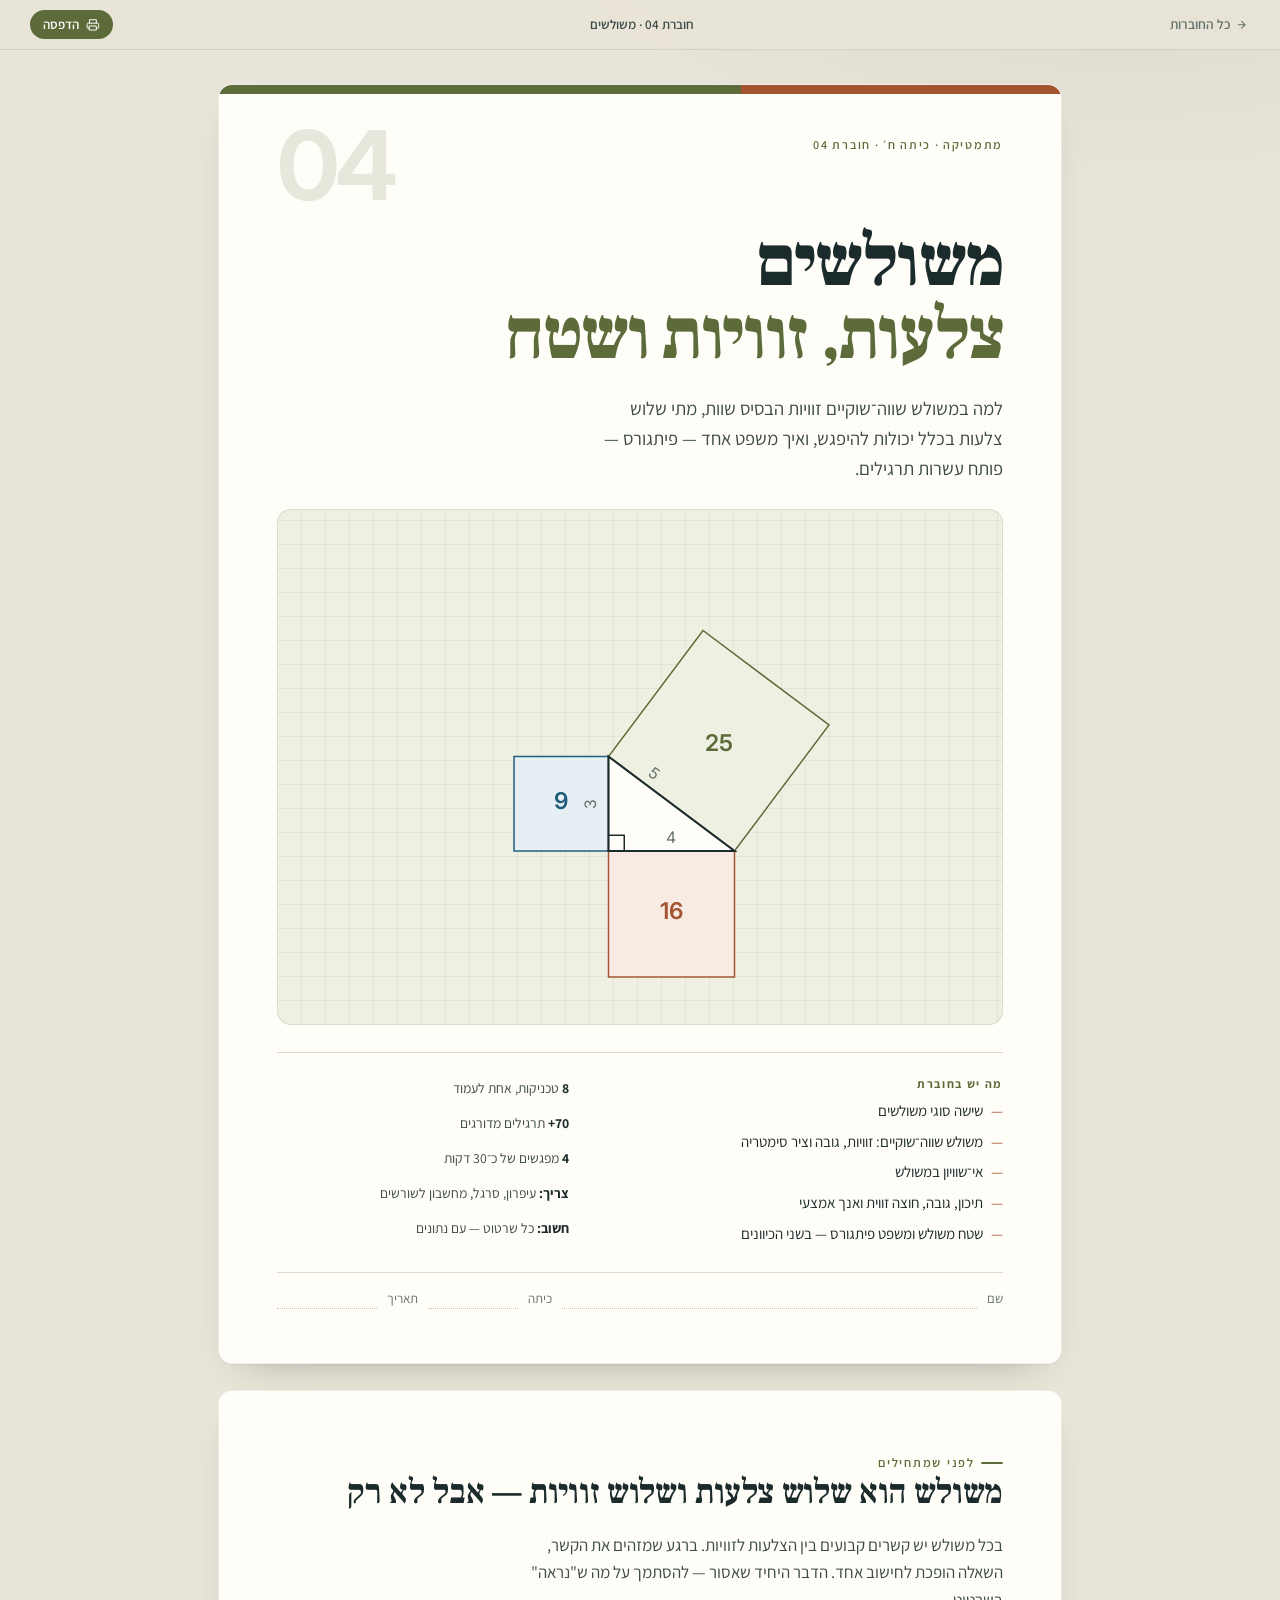
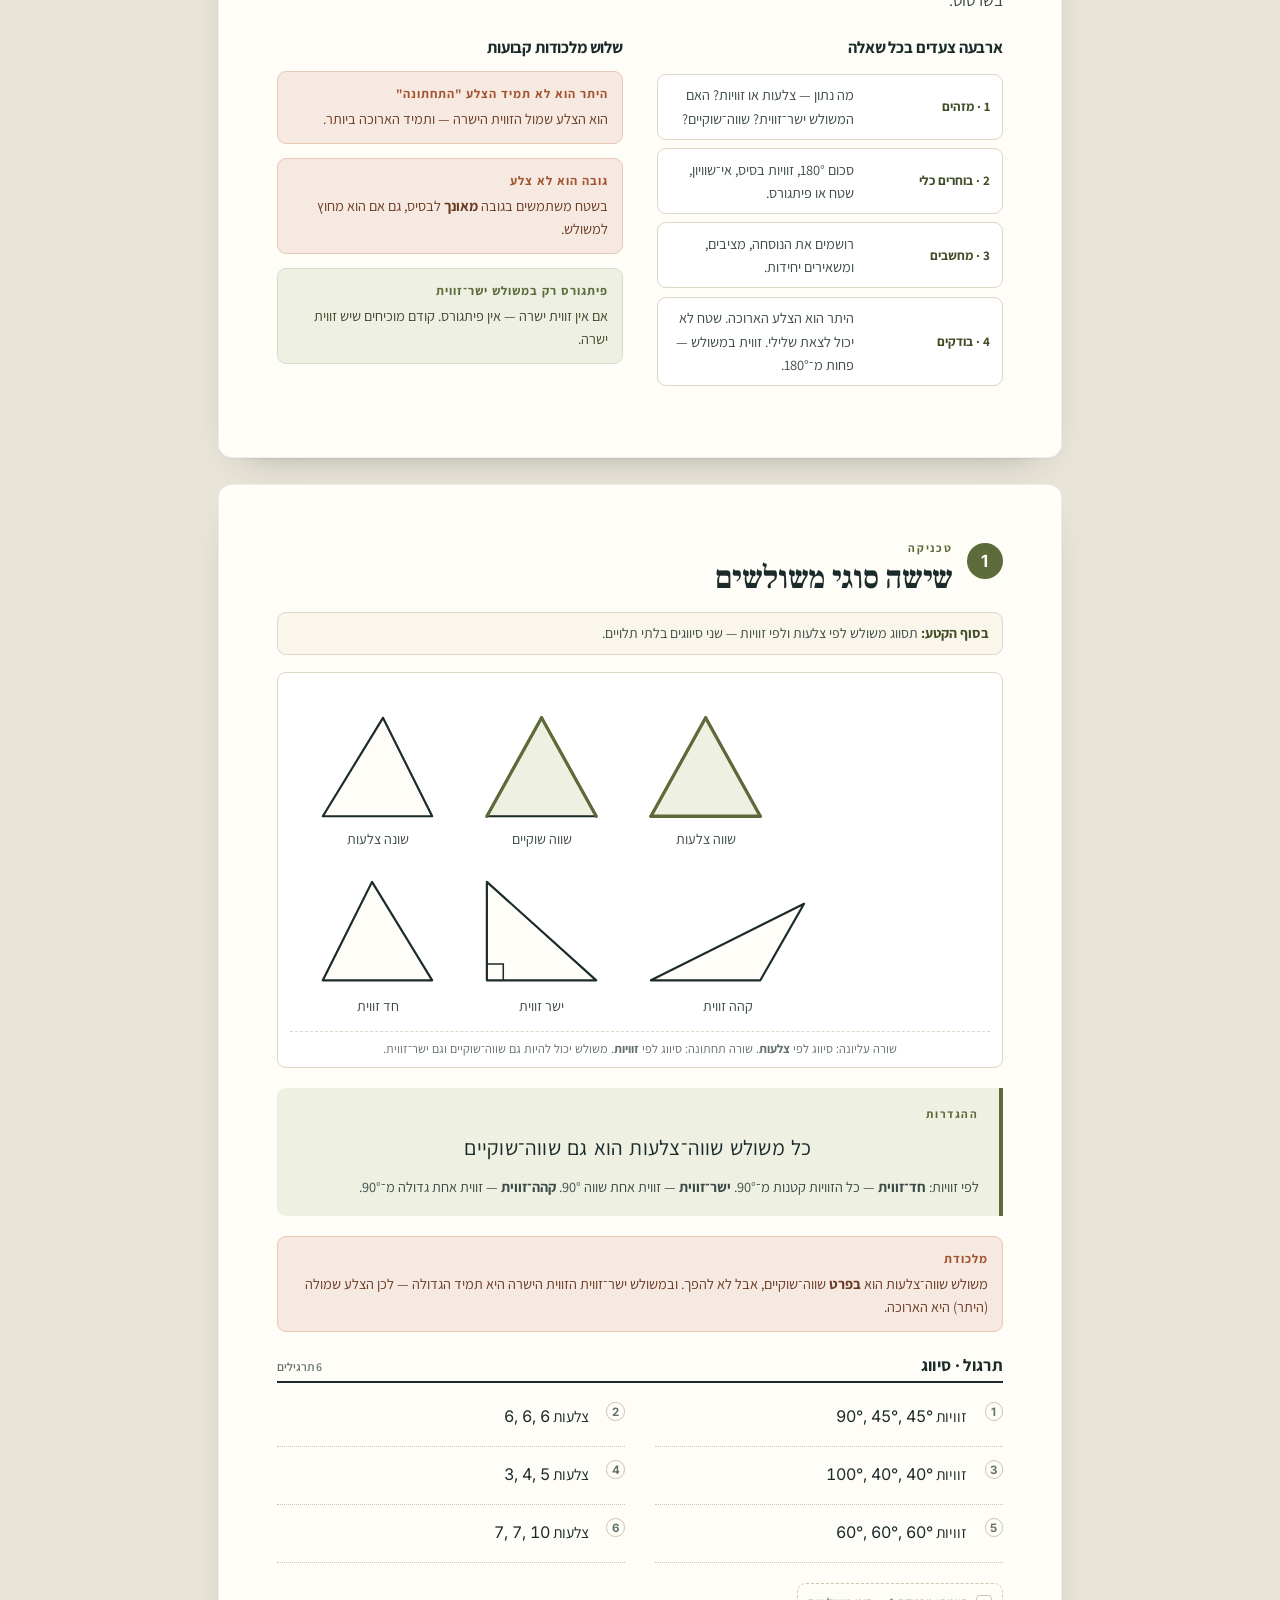
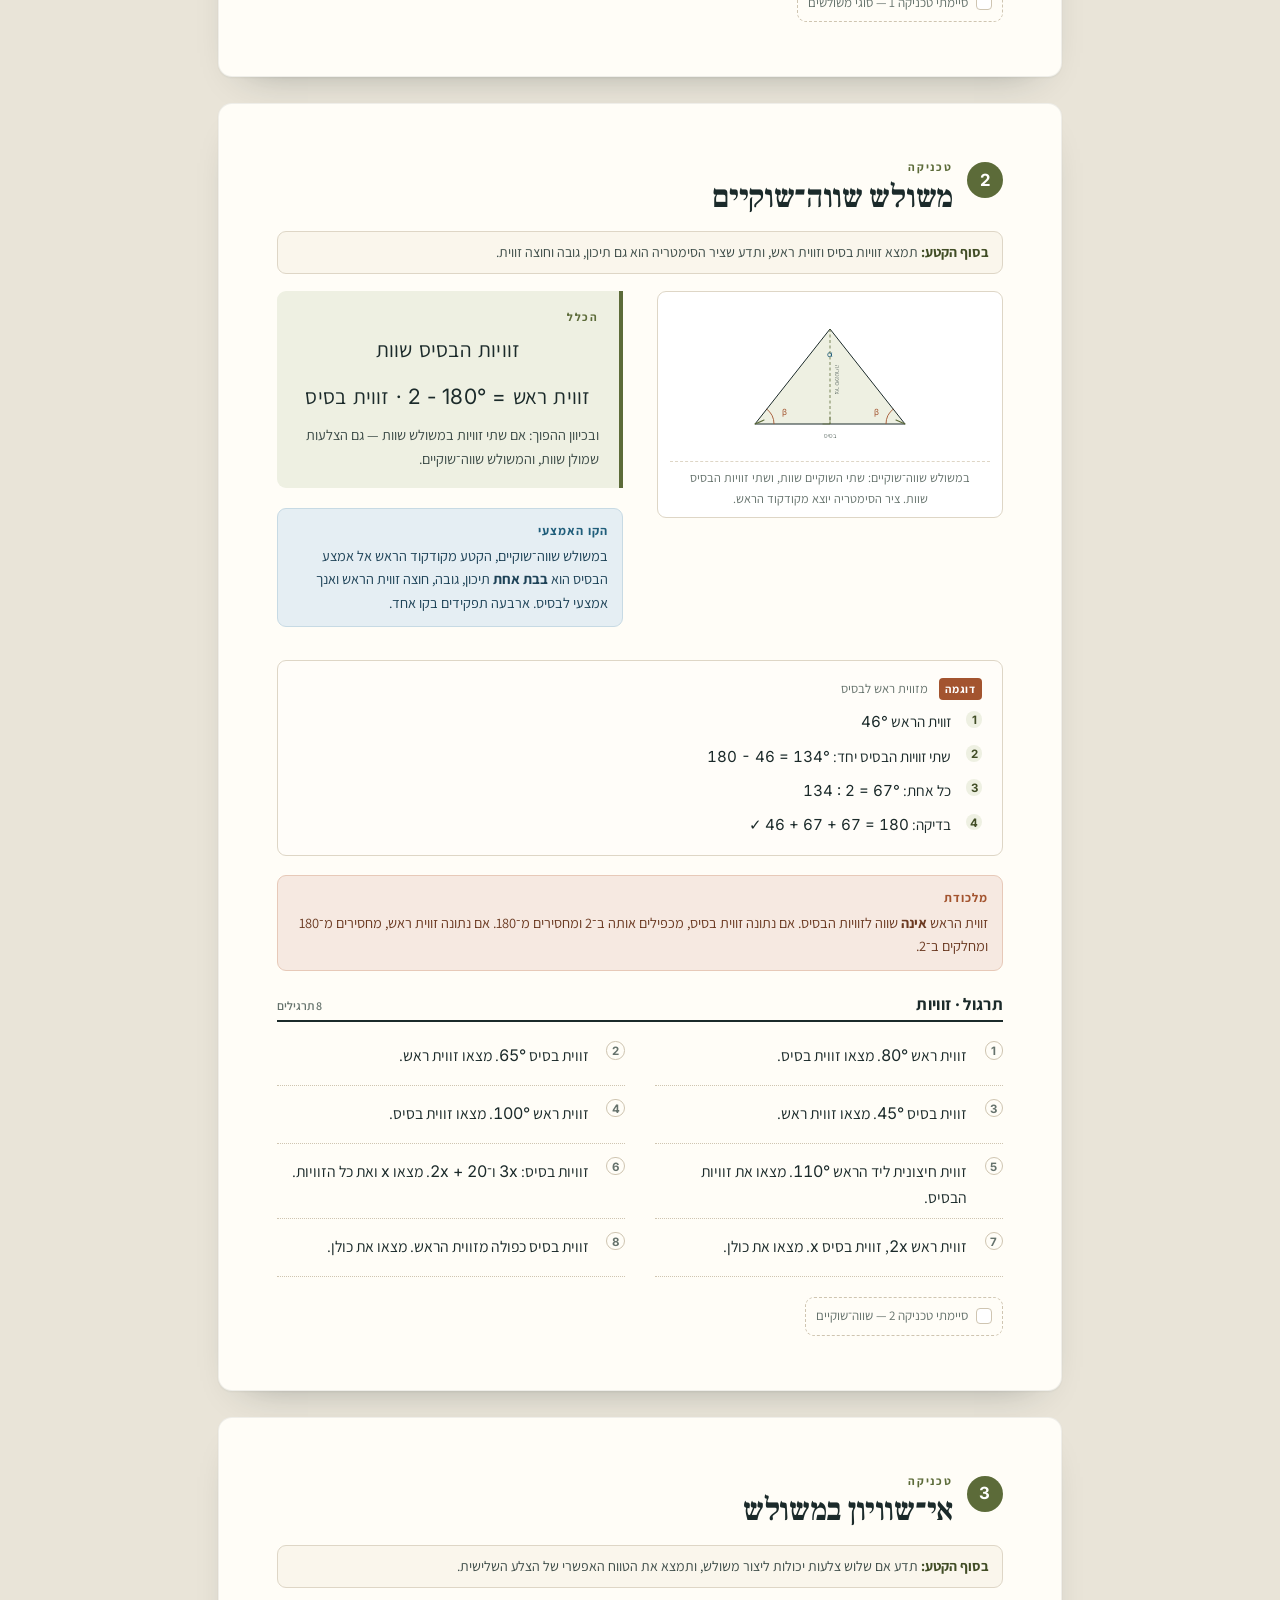
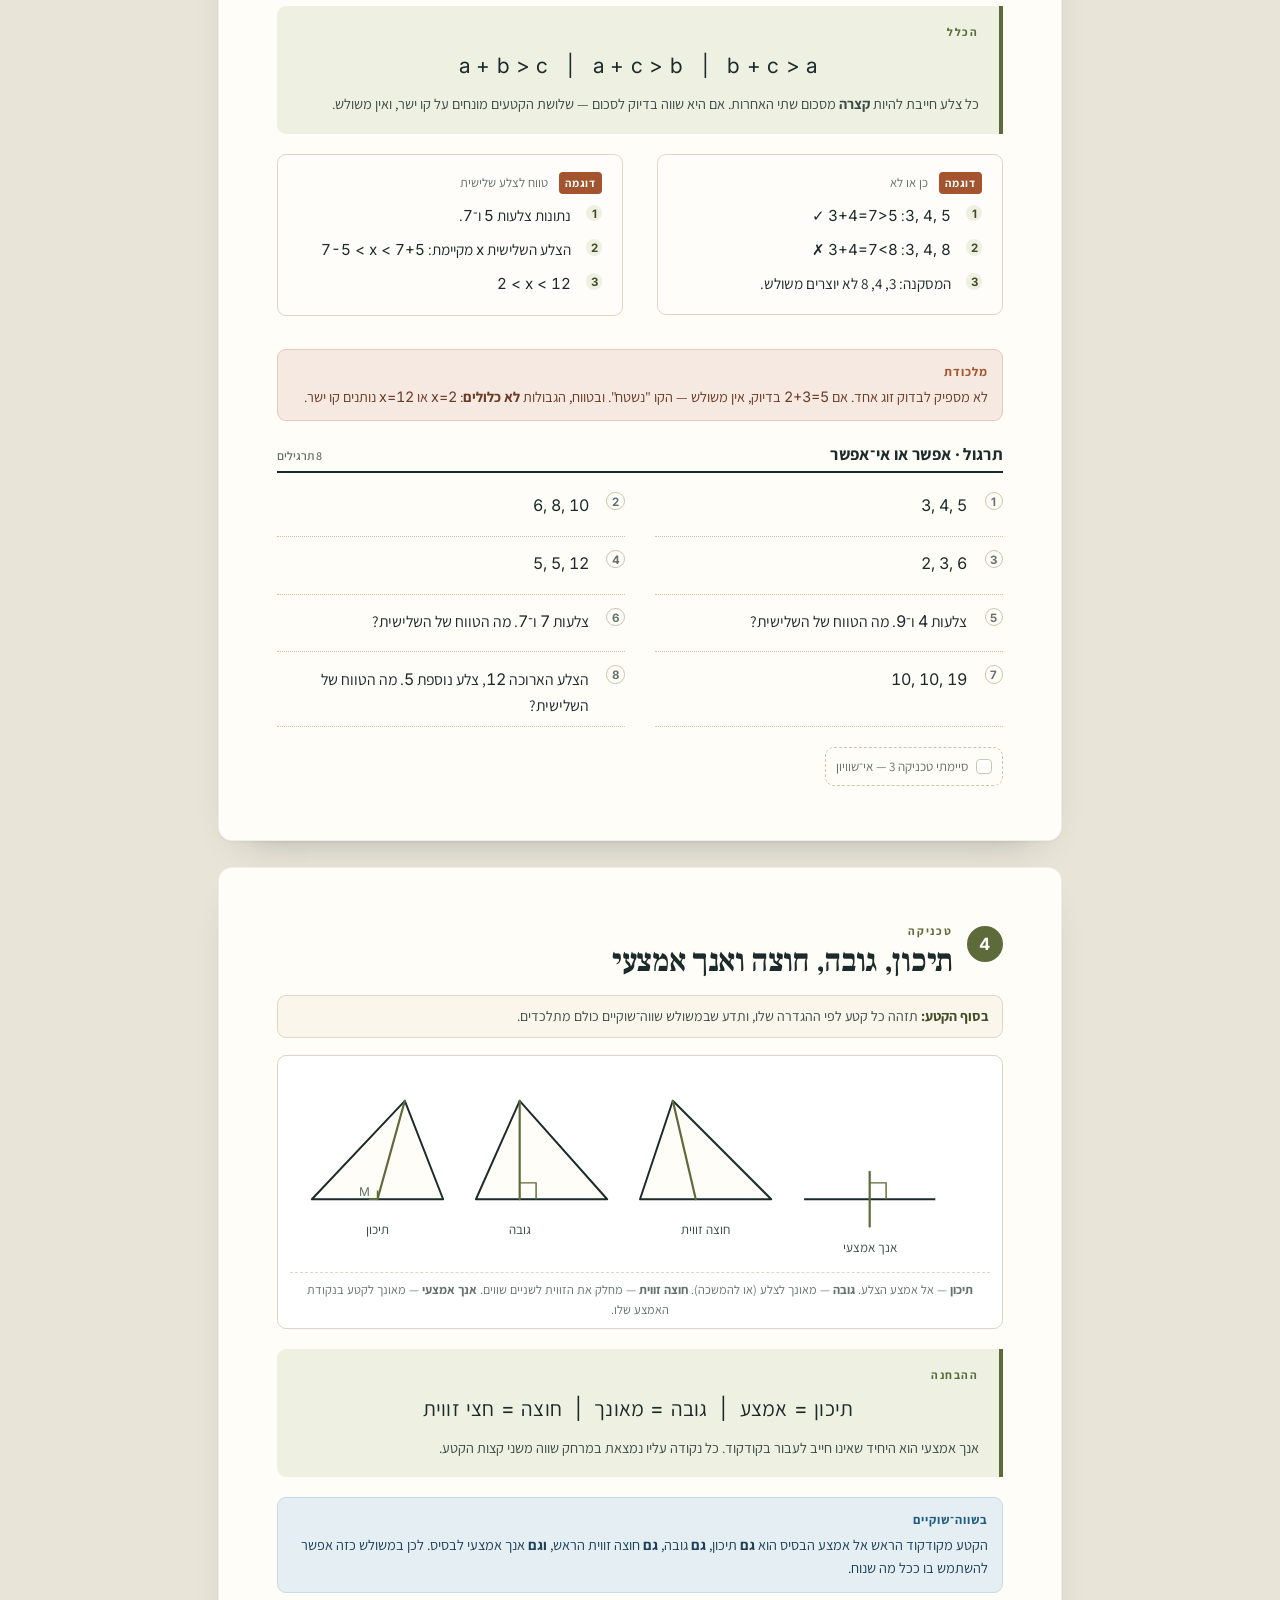
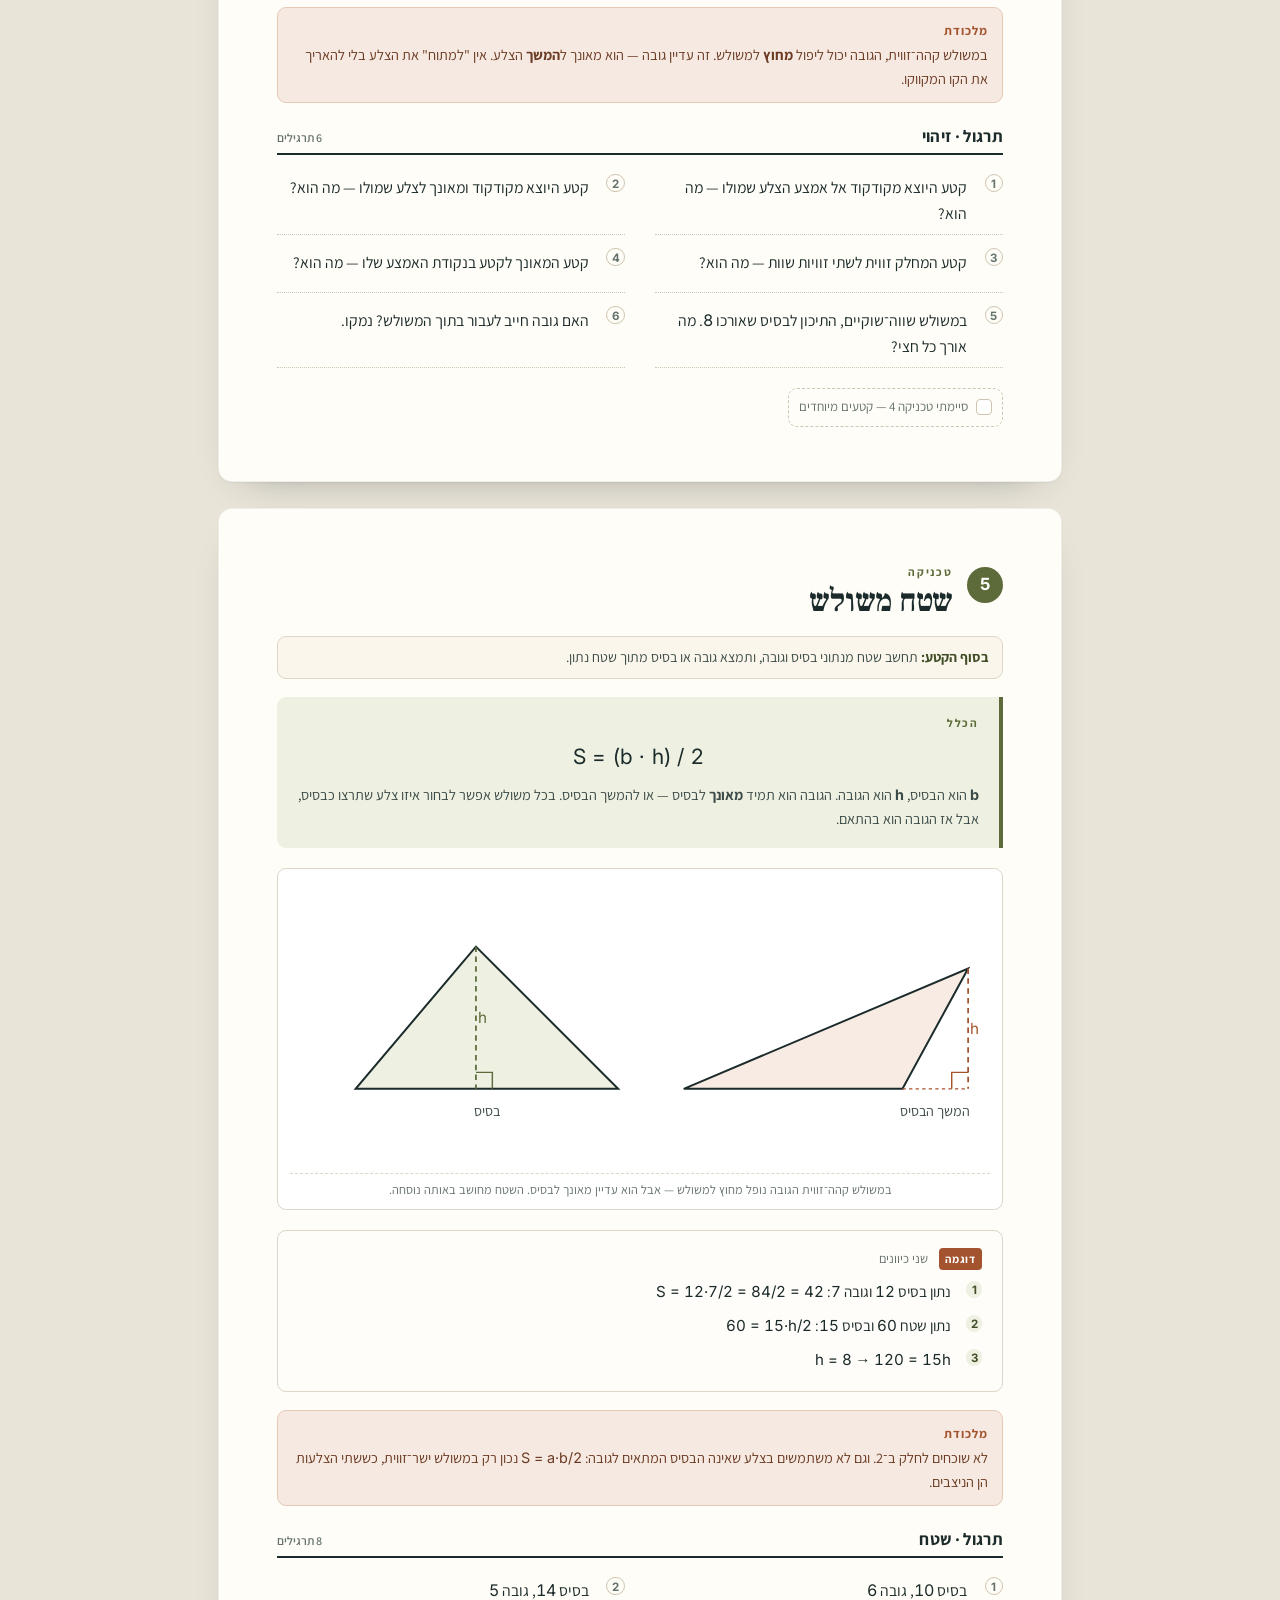
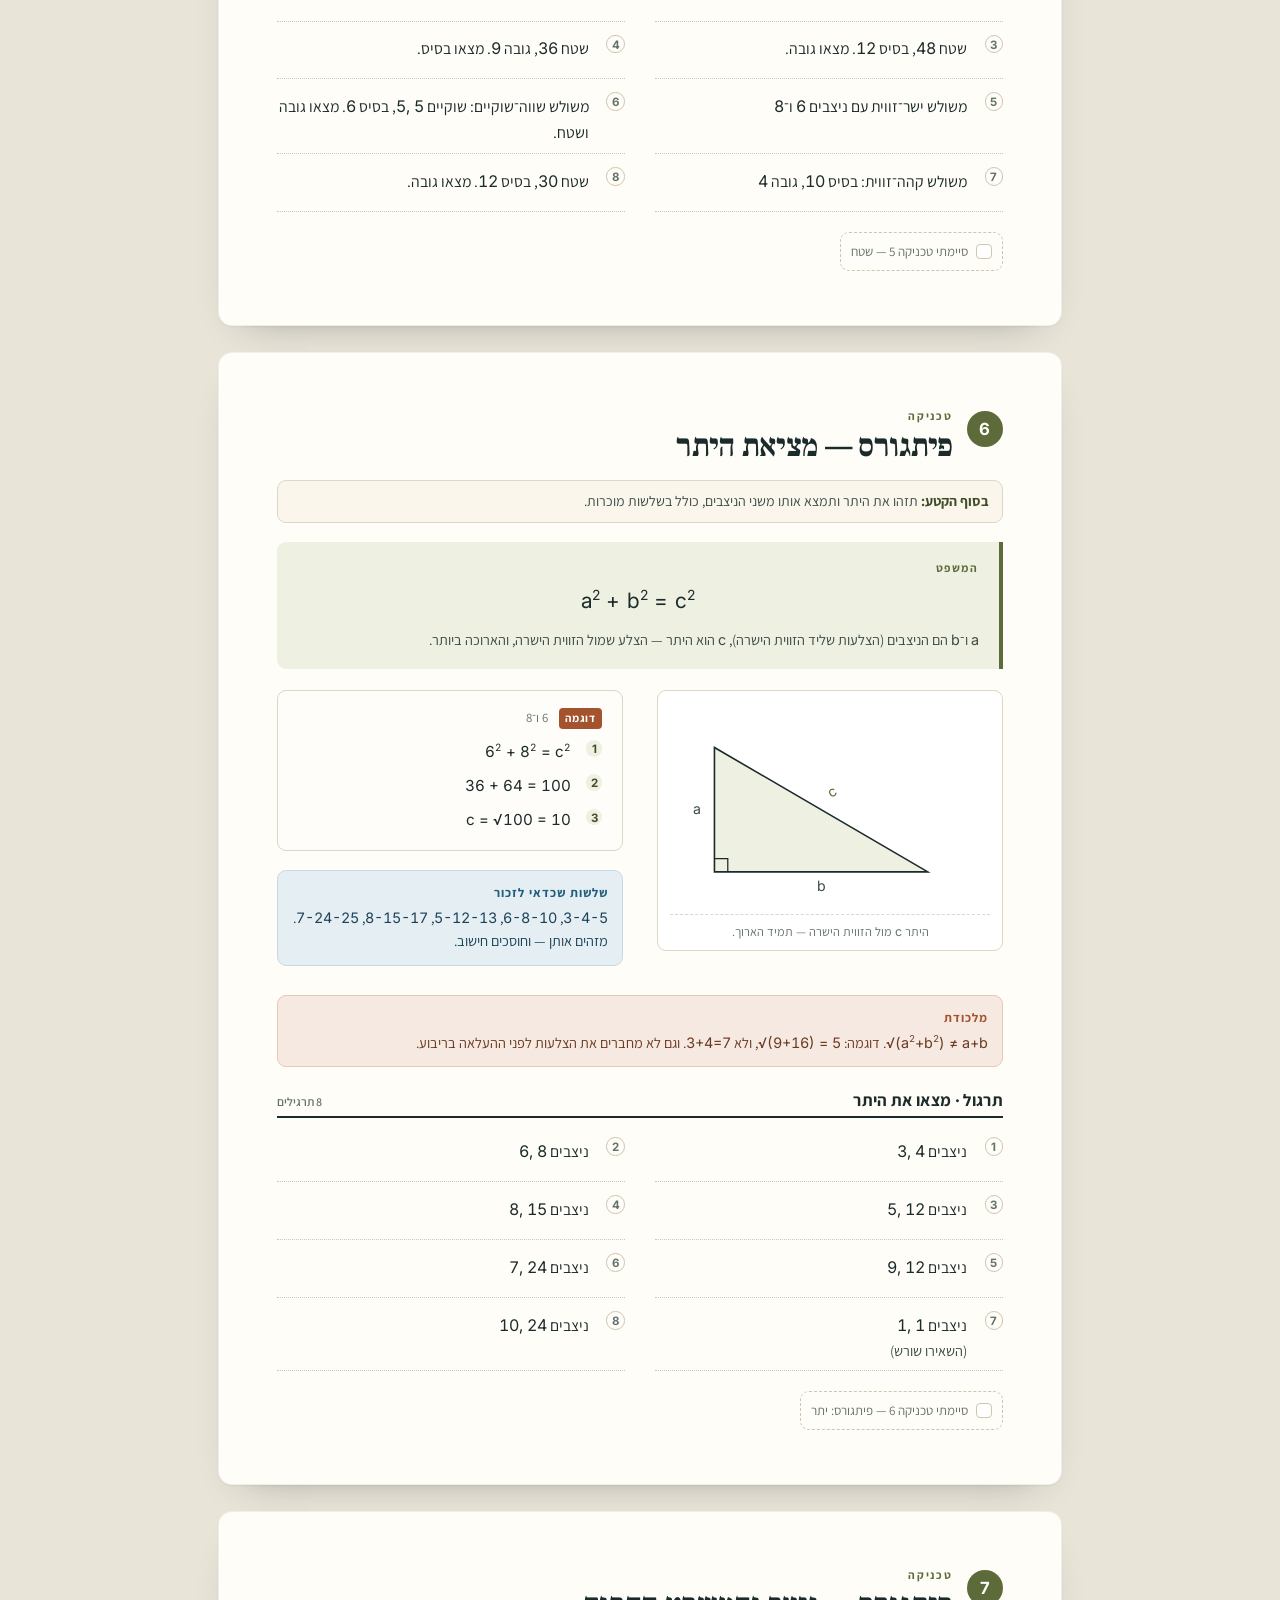
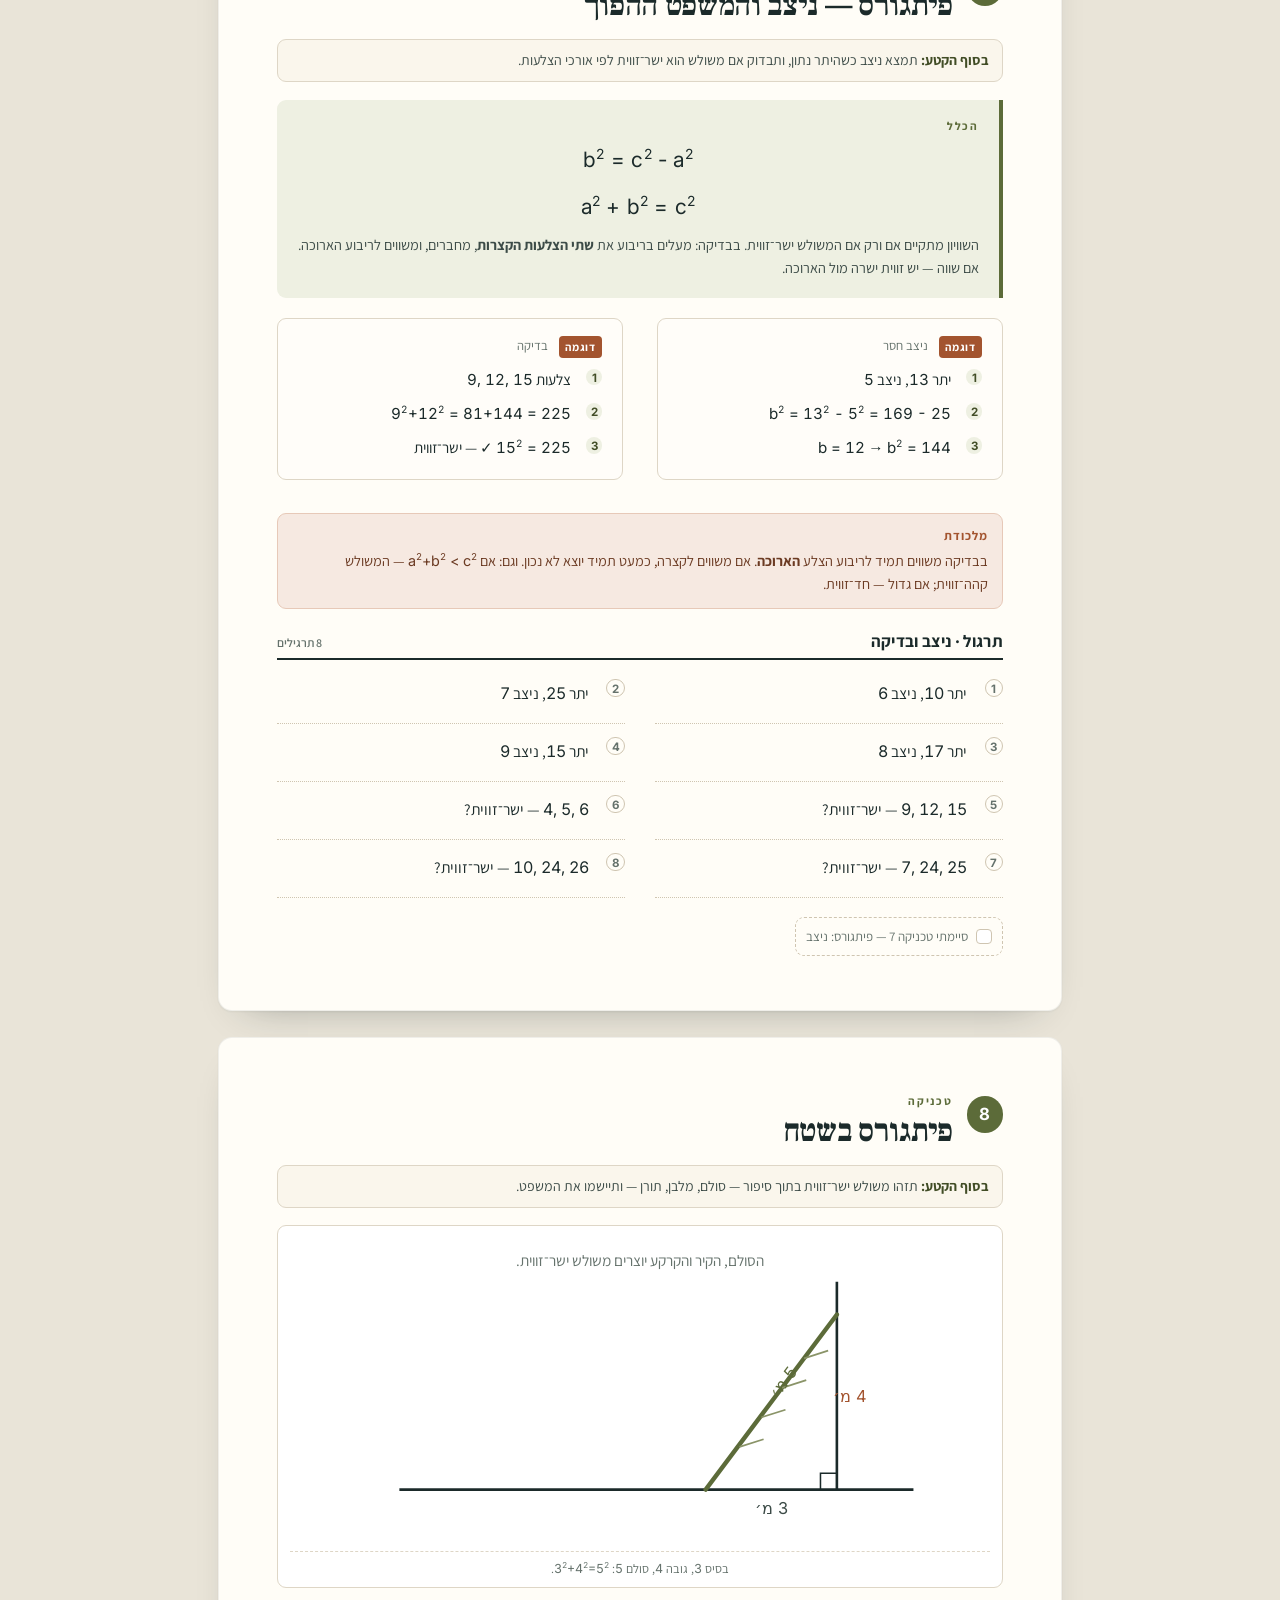
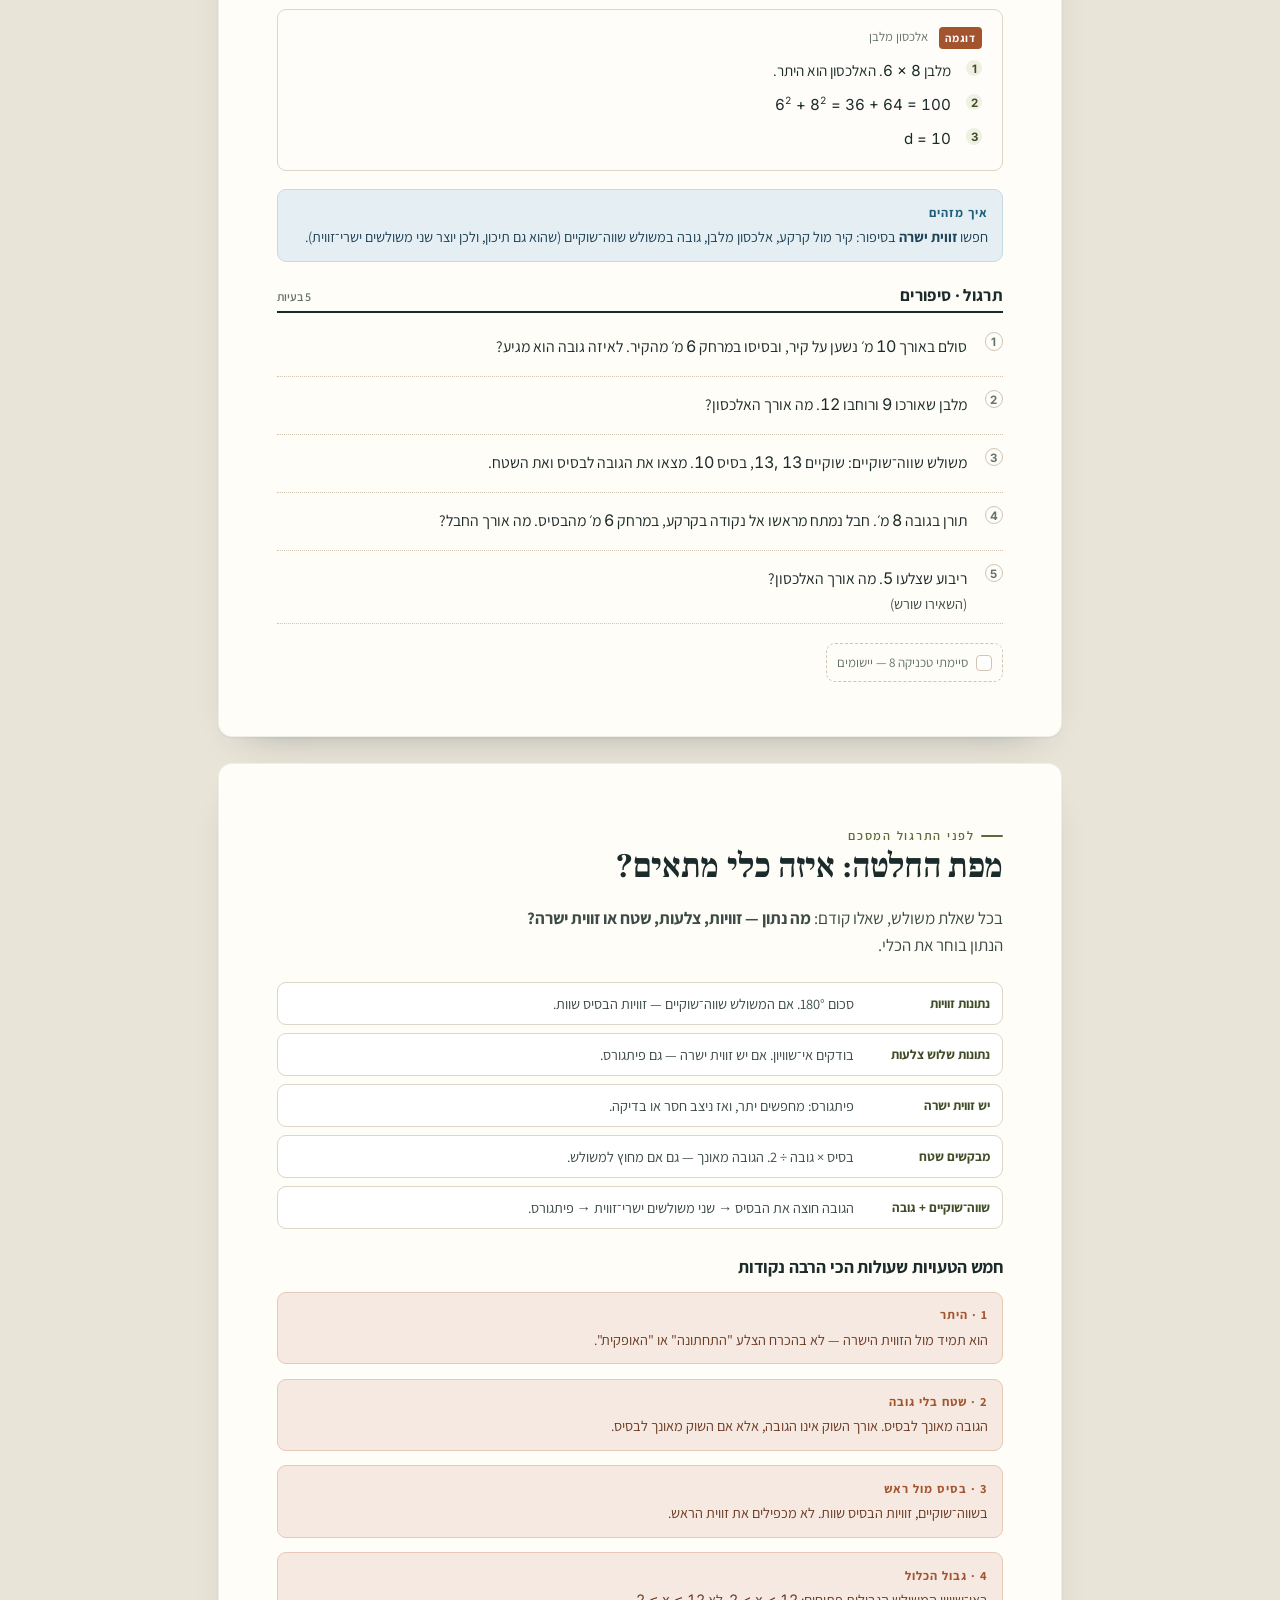
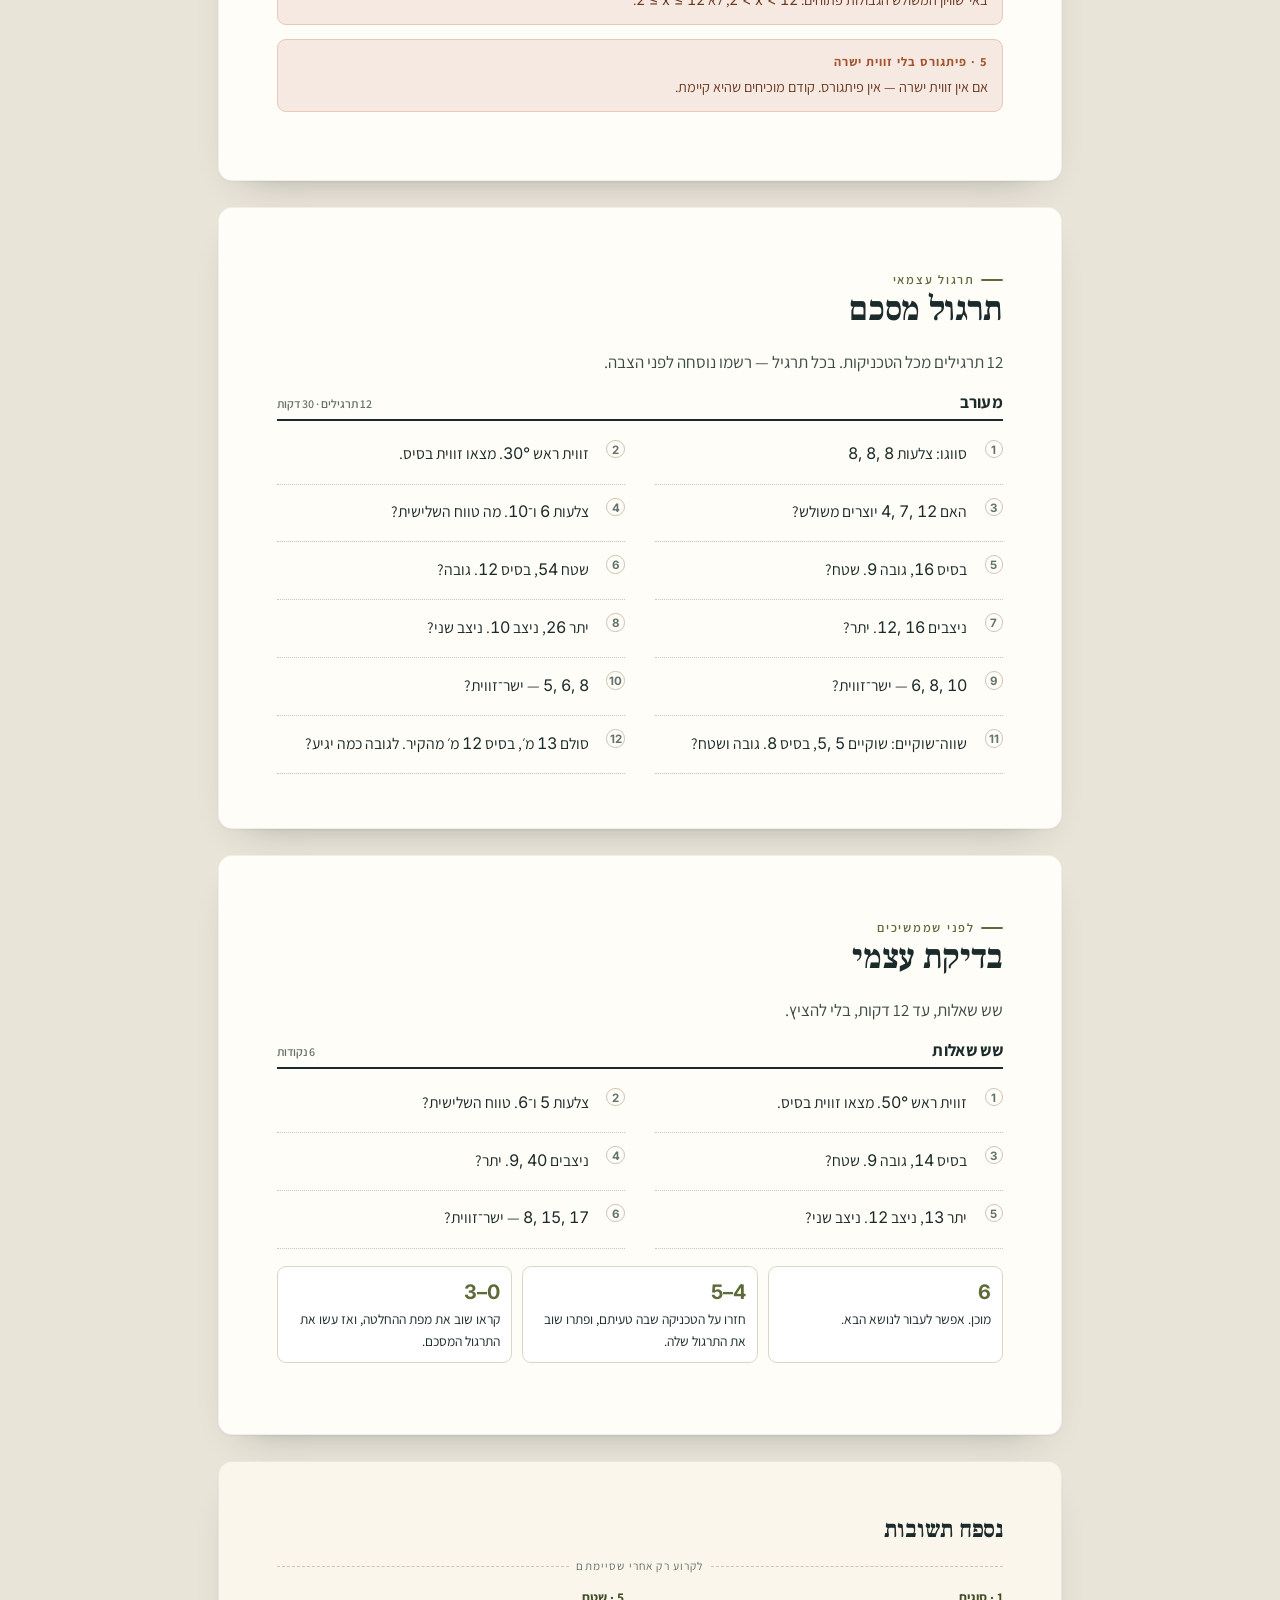
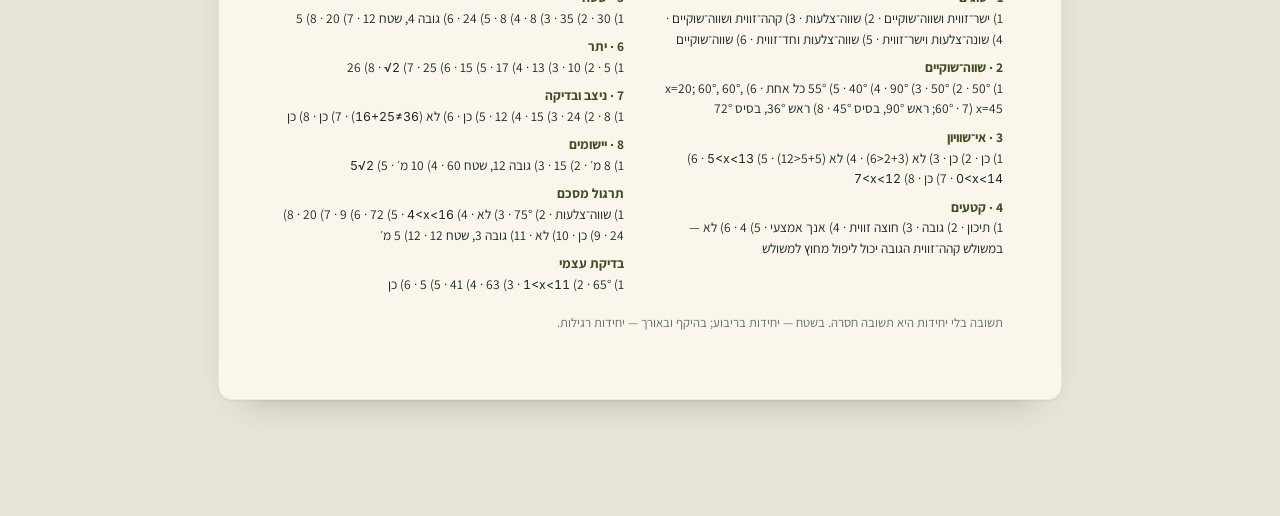
<file: booklets/04-triangles.html>
<!DOCTYPE html>
<html lang="he" dir="rtl">
<head>
<meta charset="utf-8">
<meta name="viewport" content="width=device-width, initial-scale=1">
<meta name="color-scheme" content="light">
<title>חוברת 04 · משולשים — מתמטיקה כיתה ח׳</title>
<meta name="description" content="חוברת עבודה: סוגי משולשים, משולש שווה־שוקיים, אי־שוויון במשולש, תיכון וגובה, שטח משולש ומשפט פיתגורס.">
<meta name="theme-color" content="#5c6b39">
<link rel="icon" href="data:image/svg+xml,%3Csvg xmlns='http://www.w3.org/2000/svg' viewBox='0 0 32 32'%3E%3Crect width='32' height='32' rx='7' fill='%235c6b39'/%3E%3Cpath d='M7 25L16 7l9 18z' fill='none' stroke='%23fff' stroke-width='2' stroke-linejoin='round'/%3E%3C/svg%3E">
<link rel="preconnect" href="https://fonts.googleapis.com">
<link rel="preconnect" href="https://fonts.gstatic.com" crossorigin>
<link href="https://fonts.googleapis.com/css2?family=Assistant:wght@300;400;600;700&amp;family=Frank+Ruhl+Libre:wght@500;700;900&amp;family=Inter:wght@400;500;700&amp;display=swap" rel="stylesheet">
<link rel="stylesheet" href="../assets/base.css">
<link rel="stylesheet" href="../assets/booklet.css">
</head>
<body class="booklet" style="--accent:#5c6b39;--accent-2:#414d26;--accent-soft:#eef0e2">
<header class="topbar no-print">
  <a class="backlink" href="../index.html">
    <svg viewBox="0 0 24 24" aria-hidden="true"><path d="M10 6l6 6-6 6M16 12H4" fill="none" stroke="currentColor" stroke-width="1.8" stroke-linecap="round" stroke-linejoin="round"/></svg>
    כל החוברות
  </a>
  <span class="topbar-title">חוברת 04 · משולשים</span>
  <button class="btn" data-print type="button">
    <svg viewBox="0 0 24 24" aria-hidden="true"><path d="M6 9V3h12v6M6 18H4a2 2 0 0 1-2-2v-5a2 2 0 0 1 2-2h16a2 2 0 0 1 2 2v5a2 2 0 0 1-2 2h-2M6 14h12v7H6z" fill="none" stroke="currentColor" stroke-width="1.7" stroke-linecap="round" stroke-linejoin="round"/></svg>
    הדפסה
  </button>
</header>
<span class="sr-only doc-title">חוברת 04 · משולשים</span>

<main class="paper">

<!-- ================= שער ================= -->
<section class="sheet cover">
  <div class="cover-head">
    <div class="cover-series">מתמטיקה · כיתה ח׳ · חוברת 04</div>
    <div class="cover-mark" aria-hidden="true">04</div>
  </div>
  <h1>משולשים<br><em>צלעות, זוויות ושטח</em></h1>
  <p class="cover-lede">למה במשולש שווה־שוקיים זוויות הבסיס שוות, מתי שלוש צלעות בכלל יכולות להיפגש, ואיך משפט אחד — פיתגורס — פותח עשרות תרגילים.</p>

  <div class="cover-art" aria-hidden="true">
    <svg viewBox="0 0 640 440" role="img" aria-label="משולש ישר זווית שצלעותיו 3, 4 ו־5 ועל כל צלע ריבוע">
      <rect x="200" y="210" width="90" height="90" fill="#e6eff4" stroke="#1f5d7a" stroke-width="1.4"/>
      <rect x="290" y="300" width="120" height="120" fill="#f8ebe3" stroke="#a3542f" stroke-width="1.4"/>
      <polygon points="290,210 410,300 500,180 380,90" fill="#eef0e2" stroke="#5c6b39" stroke-width="1.4"/>
      <path d="M290 210 L410 300 L290 300 Z" fill="#fffdf7" stroke="#1b2a2a" stroke-width="2"/>
      <path d="M290 285 H305 V300" fill="none" stroke="#1b2a2a" stroke-width="1.4"/>
      <g font-family="Inter,Arial,sans-serif" font-size="22" font-weight="600" text-anchor="middle">
        <text x="245" y="260" fill="#1f5d7a">9</text>
        <text x="350" y="365" fill="#a3542f">16</text>
        <text x="395" y="205" fill="#5c6b39">25</text>
      </g>
      <g font-family="Inter,Arial,sans-serif" font-size="15" fill="#65726c" text-anchor="middle">
        <text x="278" y="255" transform="rotate(-90 278 255)">3</text>
        <text x="350" y="292">4</text>
        <text x="330" y="230" transform="rotate(37 330 230)">5</text>
      </g>
    </svg>
  </div>

  <div class="cover-grid">
    <div>
      <h4>מה יש בחוברת</h4>
      <ul class="cover-list">
        <li>שישה סוגי משולשים</li>
        <li>משולש שווה־שוקיים: זוויות, גובה וציר סימטריה</li>
        <li>אי־שוויון במשולש</li>
        <li>תיכון, גובה, חוצה זווית ואנך אמצעי</li>
        <li>שטח משולש ומשפט פיתגורס — בשני הכיוונים</li>
      </ul>
    </div>
    <div class="cover-facts">
      <div><b>8</b> טכניקות, אחת לעמוד</div>
      <div><b>70+</b> תרגילים מדורגים</div>
      <div><b>4</b> מפגשים של כ־30 דקות</div>
      <div><b>צריך:</b> עיפרון, סרגל, מחשבון לשורשים</div>
      <div><b>חשוב:</b> כל שרטוט — עם נתונים</div>
    </div>
  </div>
  <div class="cover-foot">
    <span>שם</span><span class="fill"></span>
    <span>כיתה</span><span class="fill" style="max-width:70px"></span>
    <span>תאריך</span><span class="fill" style="max-width:100px"></span>
  </div>
</section>

<!-- ================= איך עובדים ================= -->
<section class="sheet">
  <span class="kicker">לפני שמתחילים</span>
  <h2>משולש הוא שלוש צלעות ושלוש זוויות — אבל לא רק</h2>
  <p class="lead">בכל משולש יש קשרים קבועים בין הצלעות לזוויות. ברגע שמזהים את הקשר, השאלה הופכת לחישוב אחד. הדבר היחיד שאסור — להסתמך על מה ש"נראה" בשרטוט.</p>

  <div class="two" style="margin-top:1.4em">
    <div>
      <h3 style="font-size:1.02rem;margin-bottom:.5em">ארבעה צעדים בכל שאלה</h3>
      <div class="flow">
        <div class="flow-step"><span class="when">1 · מזהים</span><span class="then">מה נתון — צלעות או זוויות? האם המשולש ישר־זווית? שווה־שוקיים?</span></div>
        <div class="flow-step"><span class="when">2 · בוחרים כלי</span><span class="then">סכום 180°, זוויות בסיס, אי־שוויון, שטח או פיתגורס.</span></div>
        <div class="flow-step"><span class="when">3 · מחשבים</span><span class="then">רושמים את הנוסחה, מציבים, ומשאירים יחידות.</span></div>
        <div class="flow-step"><span class="when">4 · בודקים</span><span class="then">היתר הוא הצלע הארוכה. שטח לא יכול לצאת שלילי. זווית במשולש — פחות מ־180°.</span></div>
      </div>
    </div>
    <div>
      <h3 style="font-size:1.02rem;margin-bottom:.5em">שלוש מלכודות קבועות</h3>
      <div class="callout callout--warn"><span class="callout-title">היתר הוא לא תמיד הצלע "התחתונה"</span>הוא הצלע שמול הזווית הישרה — ותמיד הארוכה ביותר.</div>
      <div class="callout callout--warn"><span class="callout-title">גובה הוא לא צלע</span>בשטח משתמשים בגובה <b>מאונך</b> לבסיס, גם אם הוא מחוץ למשולש.</div>
      <div class="callout callout--why"><span class="callout-title">פיתגורס רק במשולש ישר־זווית</span>אם אין זווית ישרה — אין פיתגורס. קודם מוכיחים שיש זווית ישרה.</div>
    </div>
  </div>
</section>

<!-- ================= 1 ================= -->
<section class="sheet tech">
  <header class="tech-head">
    <span class="tech-num">1</span>
    <div>
      <p class="tech-kicker">טכניקה</p>
      <h2>שישה סוגי משולשים</h2>
    </div>
  </header>
  <p class="tech-goal"><b>בסוף הקטע:</b> תסווג משולש לפי צלעות ולפי זוויות — שני סיווגים בלתי תלויים.</p>

  <figure class="fig" style="margin-top:.4em">
    <svg viewBox="0 0 640 310" role="img" aria-label="שישה סוגי משולשים: שונה צלעות, שווה שוקיים, שווה צלעות, חד זווית, ישר זווית וקהה זווית">
      <g stroke="#1b2a2a" stroke-width="2" stroke-linejoin="round">
        <path d="M30 120 L130 120 L85 30 Z" fill="#fffdf7"/>
        <path d="M180 120 L280 120 L230 30 Z" fill="#eef0e2"/>
        <path d="M330 120 L430 120 L380 30 Z" fill="#eef0e2"/>
        <path d="M30 270 L130 270 L75 180 Z" fill="#fffdf7"/>
        <path d="M180 270 L280 270 L180 180 Z" fill="#fffdf7"/>
        <path d="M330 270 L430 270 L470 200 Z" fill="#fffdf7"/>
      </g>
      <g stroke="#5c6b39" stroke-width="3" fill="none" stroke-linecap="round">
        <path d="M180 120 L230 30"/><path d="M230 30 L280 120"/>
        <path d="M330 120 L380 30"/><path d="M380 30 L430 120"/><path d="M330 120 L430 120"/>
      </g>
      <path d="M180 255 H195 V270" fill="none" stroke="#1b2a2a" stroke-width="1.4"/>
      <g font-family="Assistant,Arial,sans-serif" font-size="13" fill="#3c4b47" text-anchor="middle">
        <text x="80" y="145">שונה צלעות</text>
        <text x="230" y="145">שווה שוקיים</text>
        <text x="380" y="145">שווה צלעות</text>
        <text x="80" y="298">חד זווית</text>
        <text x="230" y="298">ישר זווית</text>
        <text x="400" y="298">קהה זווית</text>
      </g>
    </svg>
    <figcaption>שורה עליונה: סיווג לפי <b>צלעות</b>. שורה תחתונה: סיווג לפי <b>זוויות</b>. משולש יכול להיות גם שווה־שוקיים וגם ישר־זווית.</figcaption>
  </figure>

  <div class="rule-box">
    <p class="rule-label">ההגדרות</p>
    <div class="eq">כל משולש שווה־צלעות הוא גם שווה־שוקיים</div>
    <p class="rule-note">לפי זוויות: <b>חד־זווית</b> — כל הזוויות קטנות מ־90°. <b>ישר־זווית</b> — זווית אחת שווה 90°. <b>קהה־זווית</b> — זווית אחת גדולה מ־90°.</p>
  </div>

  <div class="callout callout--warn">
    <span class="callout-title">מלכודת</span>
    <p>משולש שווה־צלעות הוא <b>בפרט</b> שווה־שוקיים, אבל לא להפך. ובמשולש ישר־זווית הזווית הישרה היא תמיד הגדולה — לכן הצלע שמולה (היתר) היא הארוכה.</p>
  </div>

  <div class="drill">
    <div class="drill-head"><h3>תרגול · סיווג</h3><span class="count">6 תרגילים</span></div>
    <ol class="ex">
      <li>זוויות <span class="m">90°, 45°, 45°</span></li>
      <li>צלעות <span class="m">6, 6, 6</span></li>
      <li>זוויות <span class="m">100°, 40°, 40°</span></li>
      <li>צלעות <span class="m">3, 4, 5</span></li>
      <li>זוויות <span class="m">60°, 60°, 60°</span></li>
      <li>צלעות <span class="m">7, 7, 10</span></li>
    </ol>
  </div>

  <label class="done"><input type="checkbox" data-key="t4-t1"> סיימתי טכניקה 1 — סוגי משולשים</label>
</section>

<!-- ================= 2 ================= -->
<section class="sheet tech">
  <header class="tech-head">
    <span class="tech-num">2</span>
    <div>
      <p class="tech-kicker">טכניקה</p>
      <h2>משולש שווה־שוקיים</h2>
    </div>
  </header>
  <p class="tech-goal"><b>בסוף הקטע:</b> תמצא זוויות בסיס וזווית ראש, ותדע שציר הסימטריה הוא גם תיכון, גובה וחוצה זווית.</p>

  <div class="two">
    <figure class="fig" style="margin-top:0">
      <svg viewBox="0 0 640 300" role="img" aria-label="משולש שווה שוקיים עם ציר סימטריה, זוויות בסיס שוות וזווית ראש">
        <path d="M320 50 L170 240 L470 240 Z" fill="#eef0e2" stroke="#1b2a2a" stroke-width="2"/>
        <line x1="320" y1="50" x2="320" y2="240" stroke="#5c6b39" stroke-width="1.6" stroke-dasharray="6 5"/>
        <path d="M320 225 v15 h-15" fill="none" stroke="#5c6b39" stroke-width="1.4"/>
        <path d="M170 240 l18 -8 M470 240 l-18 -8" stroke="#5c6b39" stroke-width="2.4" stroke-linecap="round"/>
        <path d="M208 240 A38 38 0 0 0 193.5 210.2" fill="none" stroke="#a3542f" stroke-width="1.8"/>
        <path d="M432 240 A38 38 0 0 1 446.5 210.2" fill="none" stroke="#a3542f" stroke-width="1.8"/>
        <g font-family="Inter,Arial,sans-serif" font-size="17" text-anchor="middle">
          <text x="320" y="105" fill="#1f5d7a">α</text>
          <text x="228" y="222" fill="#a3542f">β</text>
          <text x="412" y="222" fill="#a3542f">β</text>
        </g>
        <g font-family="Assistant,Arial,sans-serif" font-size="13" fill="#65726c" text-anchor="middle">
          <text x="320" y="268">בסיס</text>
          <text x="330" y="150" transform="rotate(90 330 150)">ציר סימטריה</text>
        </g>
      </svg>
      <figcaption>במשולש שווה־שוקיים: שתי השוקיים שוות, ושתי זוויות הבסיס שוות. ציר הסימטריה יוצא מקודקוד הראש.</figcaption>
    </figure>
    <div>
      <div class="rule-box" style="margin-top:0">
        <p class="rule-label">הכלל</p>
        <div class="eq">זוויות הבסיס שוות</div>
        <div class="eq">זווית ראש = 180° - 2 · זווית בסיס</div>
        <p class="rule-note">ובכיוון ההפוך: אם שתי זוויות במשולש שוות — גם הצלעות שמולן שוות, והמשולש שווה־שוקיים.</p>
      </div>
      <div class="callout callout--tip">
        <span class="callout-title">הקו האמצעי</span>
        <p>במשולש שווה־שוקיים, הקטע מקודקוד הראש אל אמצע הבסיס הוא <b>בבת אחת</b> תיכון, גובה, חוצה זווית הראש ואנך אמצעי לבסיס. ארבעה תפקידים בקו אחד.</p>
      </div>
    </div>
  </div>

  <div class="example">
    <div class="example-head"><span class="tag">דוגמה</span><span class="hint">מזווית ראש לבסיס</span></div>
    <ol class="steps">
      <li>זווית הראש <span class="m">46°</span></li>
      <li>שתי זוויות הבסיס יחד: <span class="m">180 - 46 = 134°</span></li>
      <li>כל אחת: <span class="m">134 : 2 = 67°</span></li>
      <li>בדיקה: <span class="m">46 + 67 + 67 = 180</span> ✓</li>
    </ol>
  </div>

  <div class="callout callout--warn">
    <span class="callout-title">מלכודת</span>
    <p>זווית הראש <b>אינה</b> שווה לזוויות הבסיס. אם נתונה זווית בסיס, מכפילים אותה ב־2 ומחסירים מ־180. אם נתונה זווית ראש, מחסירים מ־180 ומחלקים ב־2.</p>
  </div>

  <div class="drill">
    <div class="drill-head"><h3>תרגול · זוויות</h3><span class="count">8 תרגילים</span></div>
    <ol class="ex">
      <li>זווית ראש <span class="m">80°</span>. מצאו זווית בסיס.</li>
      <li>זווית בסיס <span class="m">65°</span>. מצאו זווית ראש.</li>
      <li>זווית בסיס <span class="m">45°</span>. מצאו זווית ראש.</li>
      <li>זווית ראש <span class="m">100°</span>. מצאו זווית בסיס.</li>
      <li>זווית חיצונית ליד הראש <span class="m">110°</span>. מצאו את זוויות הבסיס.</li>
      <li>זוויות בסיס: <span class="m">3x</span> ו־<span class="m">2x + 20</span>. מצאו <span class="m">x</span> ואת כל הזוויות.</li>
      <li>זווית ראש <span class="m">2x</span>, זווית בסיס <span class="m">x</span>. מצאו את כולן.</li>
      <li>זווית בסיס כפולה מזווית הראש. מצאו את כולן.</li>
    </ol>
  </div>

  <label class="done"><input type="checkbox" data-key="t4-t2"> סיימתי טכניקה 2 — שווה־שוקיים</label>
</section>

<!-- ================= 3 ================= -->
<section class="sheet tech">
  <header class="tech-head">
    <span class="tech-num">3</span>
    <div>
      <p class="tech-kicker">טכניקה</p>
      <h2>אי־שוויון במשולש</h2>
    </div>
  </header>
  <p class="tech-goal"><b>בסוף הקטע:</b> תדע אם שלוש צלעות יכולות ליצור משולש, ותמצא את הטווח האפשרי של הצלע השלישית.</p>

  <div class="rule-box">
    <p class="rule-label">הכלל</p>
    <div class="eq">a + b &gt; c &nbsp;&nbsp;|&nbsp;&nbsp; a + c &gt; b &nbsp;&nbsp;|&nbsp;&nbsp; b + c &gt; a</div>
    <p class="rule-note">כל צלע חייבת להיות <b>קצרה</b> מסכום שתי האחרות. אם היא שווה בדיוק לסכום — שלושת הקטעים מונחים על קו ישר, ואין משולש.</p>
  </div>

  <div class="two">
    <div class="example" style="margin-top:0">
      <div class="example-head"><span class="tag">דוגמה</span><span class="hint">כן או לא</span></div>
      <ol class="steps">
        <li><span class="m">3, 4, 5</span>: <span class="m">3+4=7&gt;5</span> ✓</li>
        <li><span class="m">3, 4, 8</span>: <span class="m">3+4=7&lt;8</span> ✗</li>
        <li>המסקנה: 3, 4, 8 לא יוצרים משולש.</li>
      </ol>
    </div>
    <div class="example" style="margin-top:0">
      <div class="example-head"><span class="tag">דוגמה</span><span class="hint">טווח לצלע שלישית</span></div>
      <ol class="steps">
        <li>נתונות צלעות <span class="m">5</span> ו־<span class="m">7</span>.</li>
        <li>הצלע השלישית <span class="m">x</span> מקיימת: <span class="m">7-5 &lt; x &lt; 7+5</span></li>
        <li><span class="m">2 &lt; x &lt; 12</span></li>
      </ol>
    </div>
  </div>

  <div class="callout callout--warn">
    <span class="callout-title">מלכודת</span>
    <p>לא מספיק לבדוק זוג אחד. אם <span class="m">2+3=5</span> בדיוק, אין משולש — הקו "נשטח". ובטווח, הגבולות <b>לא כלולים</b>: <span class="m">x=2</span> או <span class="m">x=12</span> נותנים קו ישר.</p>
  </div>

  <div class="drill">
    <div class="drill-head"><h3>תרגול · אפשר או אי־אפשר</h3><span class="count">8 תרגילים</span></div>
    <ol class="ex">
      <li><span class="m">3, 4, 5</span></li>
      <li><span class="m">6, 8, 10</span></li>
      <li><span class="m">2, 3, 6</span></li>
      <li><span class="m">5, 5, 12</span></li>
      <li>צלעות <span class="m">4</span> ו־<span class="m">9</span>. מה הטווח של השלישית?</li>
      <li>צלעות <span class="m">7</span> ו־<span class="m">7</span>. מה הטווח של השלישית?</li>
      <li><span class="m">10, 10, 19</span></li>
      <li>הצלע הארוכה <span class="m">12</span>, צלע נוספת <span class="m">5</span>. מה הטווח של השלישית?</li>
    </ol>
  </div>

  <label class="done"><input type="checkbox" data-key="t4-t3"> סיימתי טכניקה 3 — אי־שוויון</label>
</section>

<!-- ================= 4 ================= -->
<section class="sheet tech">
  <header class="tech-head">
    <span class="tech-num">4</span>
    <div>
      <p class="tech-kicker">טכניקה</p>
      <h2>תיכון, גובה, חוצה ואנך אמצעי</h2>
    </div>
  </header>
  <p class="tech-goal"><b>בסוף הקטע:</b> תזהה כל קטע לפי ההגדרה שלו, ותדע שבמשולש שווה־שוקיים כולם מתלכדים.</p>

  <figure class="fig" style="margin-top:.4em">
    <svg viewBox="0 0 640 180" role="img" aria-label="ארבעה קטעים מיוחדים במשולש: תיכון, גובה, חוצה זווית ואנך אמצעי">
      <g stroke="#1b2a2a" stroke-width="1.8" stroke-linejoin="round" fill="#fffdf7">
        <path d="M20 120 L140 120 L105 30 Z"/>
        <path d="M170 120 L290 120 L210 30 Z"/>
        <path d="M320 120 L440 120 L350 30 Z"/>
        <line x1="470" y1="120" x2="590" y2="120"/>
      </g>
      <g stroke="#5c6b39" stroke-width="2" stroke-linecap="round">
        <line x1="105" y1="30" x2="80" y2="120"/>
        <line x1="210" y1="30" x2="210" y2="120"/>
        <line x1="350" y1="30" x2="371" y2="120"/>
        <line x1="530" y1="95" x2="530" y2="145"/>
      </g>
      <path d="M210 105 h15 v15" fill="none" stroke="#5c6b39" stroke-width="1.3"/>
      <path d="M530 105 h15 v15" fill="none" stroke="#5c6b39" stroke-width="1.3"/>
      <path d="M80 112 v8 h-8" fill="none" stroke="#5c6b39" stroke-width="1.3"/>
      <g font-family="Inter,Arial,sans-serif" font-size="11" fill="#65726c" text-anchor="middle">
        <text x="68" y="117">M</text>
      </g>
      <g font-family="Assistant,Arial,sans-serif" font-size="12" fill="#3c4b47" text-anchor="middle">
        <text x="80" y="152">תיכון</text>
        <text x="210" y="152">גובה</text>
        <text x="380" y="152">חוצה זווית</text>
        <text x="530" y="168">אנך אמצעי</text>
      </g>
    </svg>
    <figcaption><b>תיכון</b> — אל אמצע הצלע. <b>גובה</b> — מאונך לצלע (או להמשכה). <b>חוצה זווית</b> — מחלק את הזווית לשניים שווים. <b>אנך אמצעי</b> — מאונך לקטע בנקודת האמצע שלו.</figcaption>
  </figure>

  <div class="rule-box">
    <p class="rule-label">ההבחנה</p>
    <div class="eq">תיכון = אמצע &nbsp;|&nbsp; גובה = מאונך &nbsp;|&nbsp; חוצה = חצי זווית</div>
    <p class="rule-note">אנך אמצעי הוא היחיד שאינו חייב לעבור בקודקוד. כל נקודה עליו נמצאת במרחק שווה משני קצות הקטע.</p>
  </div>

  <div class="callout callout--tip">
    <span class="callout-title">בשווה־שוקיים</span>
    <p>הקטע מקודקוד הראש אל אמצע הבסיס הוא <b>גם</b> תיכון, <b>גם</b> גובה, <b>גם</b> חוצה זווית הראש, <b>וגם</b> אנך אמצעי לבסיס. לכן במשולש כזה אפשר להשתמש בו ככל מה שנוח.</p>
  </div>

  <div class="callout callout--warn">
    <span class="callout-title">מלכודת</span>
    <p>במשולש קהה־זווית, הגובה יכול ליפול <b>מחוץ</b> למשולש. זה עדיין גובה — הוא מאונך ל<b>המשך</b> הצלע. אין "למתוח" את הצלע בלי להאריך את הקו המקווקו.</p>
  </div>

  <div class="drill">
    <div class="drill-head"><h3>תרגול · זיהוי</h3><span class="count">6 תרגילים</span></div>
    <ol class="ex">
      <li>קטע היוצא מקודקוד אל אמצע הצלע שמולו — מה הוא?</li>
      <li>קטע היוצא מקודקוד ומאונך לצלע שמולו — מה הוא?</li>
      <li>קטע המחלק זווית לשתי זוויות שוות — מה הוא?</li>
      <li>קטע המאונך לקטע בנקודת האמצע שלו — מה הוא?</li>
      <li>במשולש שווה־שוקיים, התיכון לבסיס שאורכו <span class="m">8</span>. מה אורך כל חצי?</li>
      <li>האם גובה חייב לעבור בתוך המשולש? נמקו.</li>
    </ol>
  </div>

  <label class="done"><input type="checkbox" data-key="t4-t4"> סיימתי טכניקה 4 — קטעים מיוחדים</label>
</section>

<!-- ================= 5 ================= -->
<section class="sheet tech">
  <header class="tech-head">
    <span class="tech-num">5</span>
    <div>
      <p class="tech-kicker">טכניקה</p>
      <h2>שטח משולש</h2>
    </div>
  </header>
  <p class="tech-goal"><b>בסוף הקטע:</b> תחשב שטח מנתוני בסיס וגובה, ותמצא גובה או בסיס מתוך שטח נתון.</p>

  <div class="rule-box">
    <p class="rule-label">הכלל</p>
    <div class="eq">S = (b · h) / 2</div>
    <p class="rule-note"><b class="m">b</b> הוא הבסיס, <b class="m">h</b> הוא הגובה. הגובה הוא תמיד <b>מאונך</b> לבסיס — או להמשך הבסיס. בכל משולש אפשר לבחור איזו צלע שתרצו כבסיס, אבל אז הגובה הוא בהתאם.</p>
  </div>

  <figure class="fig">
    <svg viewBox="0 0 640 260" role="img" aria-label="שני משולשים: אחד עם גובה בתוך המשולש ואחד עם גובה מחוץ לו">
      <path d="M60 190 L300 190 L170 60 Z" fill="#eef0e2" stroke="#1b2a2a" stroke-width="1.8"/>
      <line x1="170" y1="60" x2="170" y2="190" stroke="#5c6b39" stroke-width="1.6" stroke-dasharray="5 4"/>
      <path d="M170 175 h15 v15" fill="none" stroke="#5c6b39" stroke-width="1.3"/>
      <text x="180" y="130" font-family="Inter,Arial,sans-serif" font-size="14" fill="#5c6b39">h</text>
      <text x="180" y="215" font-family="Assistant,Arial,sans-serif" font-size="13" fill="#3c4b47" text-anchor="middle">בסיס</text>

      <path d="M360 190 L560 190 L620 80 Z" fill="#f8ebe3" stroke="#1b2a2a" stroke-width="1.8"/>
      <line x1="620" y1="80" x2="620" y2="190" stroke="#a3542f" stroke-width="1.6" stroke-dasharray="5 4"/>
      <line x1="560" y1="190" x2="620" y2="190" stroke="#a3542f" stroke-width="1.2" stroke-dasharray="3 3"/>
      <path d="M620 175 h-15 v15" fill="none" stroke="#a3542f" stroke-width="1.3"/>
      <text x="630" y="140" font-family="Inter,Arial,sans-serif" font-size="14" fill="#a3542f">h</text>
      <text x="590" y="215" font-family="Assistant,Arial,sans-serif" font-size="13" fill="#3c4b47" text-anchor="middle">המשך הבסיס</text>
    </svg>
    <figcaption>במשולש קהה־זווית הגובה נופל מחוץ למשולש — אבל הוא עדיין מאונך לבסיס. השטח מחושב באותה נוסחה.</figcaption>
  </figure>

  <div class="example">
    <div class="example-head"><span class="tag">דוגמה</span><span class="hint">שני כיוונים</span></div>
    <ol class="steps">
      <li>נתון בסיס <span class="m">12</span> וגובה <span class="m">7</span>: <span class="m">S = 12·7/2 = 84/2 = 42</span></li>
      <li>נתון שטח <span class="m">60</span> ובסיס <span class="m">15</span>: <span class="m">60 = 15·h/2</span></li>
      <li><span class="m">120 = 15h</span> → <span class="m">h = 8</span></li>
    </ol>
  </div>

  <div class="callout callout--warn">
    <span class="callout-title">מלכודת</span>
    <p>לא שוכחים לחלק ב־2. וגם לא משתמשים בצלע שאינה הבסיס המתאים לגובה: <span class="m">S = a·b/2</span> נכון רק במשולש ישר־זווית, כששתי הצלעות הן הניצבים.</p>
  </div>

  <div class="drill">
    <div class="drill-head"><h3>תרגול · שטח</h3><span class="count">8 תרגילים</span></div>
    <ol class="ex">
      <li>בסיס <span class="m">10</span>, גובה <span class="m">6</span></li>
      <li>בסיס <span class="m">14</span>, גובה <span class="m">5</span></li>
      <li>שטח <span class="m">48</span>, בסיס <span class="m">12</span>. מצאו גובה.</li>
      <li>שטח <span class="m">36</span>, גובה <span class="m">9</span>. מצאו בסיס.</li>
      <li>משולש ישר־זווית עם ניצבים <span class="m">6</span> ו־<span class="m">8</span></li>
      <li>משולש שווה־שוקיים: שוקיים <span class="m">5, 5</span>, בסיס <span class="m">6</span>. מצאו גובה ושטח.</li>
      <li>משולש קהה־זווית: בסיס <span class="m">10</span>, גובה <span class="m">4</span></li>
      <li>שטח <span class="m">30</span>, בסיס <span class="m">12</span>. מצאו גובה.</li>
    </ol>
  </div>

  <label class="done"><input type="checkbox" data-key="t4-t5"> סיימתי טכניקה 5 — שטח</label>
</section>

<!-- ================= 6 ================= -->
<section class="sheet tech">
  <header class="tech-head">
    <span class="tech-num">6</span>
    <div>
      <p class="tech-kicker">טכניקה</p>
      <h2>פיתגורס — מציאת היתר</h2>
    </div>
  </header>
  <p class="tech-goal"><b>בסוף הקטע:</b> תזהו את היתר ותמצא אותו משני הניצבים, כולל בשלשות מוכרות.</p>

  <div class="rule-box">
    <p class="rule-label">המשפט</p>
    <div class="eq">a<sup>2</sup> + b<sup>2</sup> = c<sup>2</sup></div>
    <p class="rule-note"><span class="m">a</span> ו־<span class="m">b</span> הם הניצבים (הצלעות שליד הזווית הישרה), <span class="m">c</span> הוא היתר — הצלע שמול הזווית הישרה, והארוכה ביותר.</p>
  </div>

  <div class="two">
    <figure class="fig" style="margin-top:0">
      <svg viewBox="0 0 360 230" role="img" aria-label="משולש ישר זווית עם ניצבים a ו-b ויתר c">
        <path d="M50 190 L290 190 L50 50 Z" fill="#eef0e2" stroke="#1b2a2a" stroke-width="1.8"/>
        <path d="M50 175 h15 v15" fill="none" stroke="#1b2a2a" stroke-width="1.4"/>
        <text x="170" y="212" font-family="Inter,Arial,sans-serif" font-size="16" text-anchor="middle" fill="#3c4b47">b</text>
        <text x="30" y="125" font-family="Inter,Arial,sans-serif" font-size="16" text-anchor="middle" fill="#3c4b47">a</text>
        <text x="185" y="105" font-family="Inter,Arial,sans-serif" font-size="16" text-anchor="middle" fill="#5c6b39" transform="rotate(-30 185 105)">c</text>
      </svg>
      <figcaption>היתר <span class="m">c</span> מול הזווית הישרה — תמיד הארוך.</figcaption>
    </figure>
    <div>
      <div class="example" style="margin-top:0">
        <div class="example-head"><span class="tag">דוגמה</span><span class="hint">6 ו־8</span></div>
        <ol class="steps">
          <li><span class="m">6<sup>2</sup> + 8<sup>2</sup> = c<sup>2</sup></span></li>
          <li><span class="m">36 + 64 = 100</span></li>
          <li><span class="m">c = √100 = 10</span></li>
        </ol>
      </div>
      <div class="callout callout--tip">
        <span class="callout-title">שלשות שכדאי לזכור</span>
        <p><span class="m">3-4-5</span>, <span class="m">6-8-10</span>, <span class="m">5-12-13</span>, <span class="m">8-15-17</span>, <span class="m">7-24-25</span>. מזהים אותן — וחוסכים חישוב.</p>
      </div>
    </div>
  </div>

  <div class="callout callout--warn">
    <span class="callout-title">מלכודת</span>
    <p><span class="m">√(a<sup>2</sup>+b<sup>2</sup>) ≠ a+b</span>. דוגמה: <span class="m">√(9+16) = 5</span>, ולא <span class="m">3+4=7</span>. וגם לא מחברים את הצלעות לפני ההעלאה בריבוע.</p>
  </div>

  <div class="drill">
    <div class="drill-head"><h3>תרגול · מצאו את היתר</h3><span class="count">8 תרגילים</span></div>
    <ol class="ex">
      <li>ניצבים <span class="m">3, 4</span></li>
      <li>ניצבים <span class="m">6, 8</span></li>
      <li>ניצבים <span class="m">5, 12</span></li>
      <li>ניצבים <span class="m">8, 15</span></li>
      <li>ניצבים <span class="m">9, 12</span></li>
      <li>ניצבים <span class="m">7, 24</span></li>
      <li>ניצבים <span class="m">1, 1</span> <span class="prompt">(השאירו שורש)</span></li>
      <li>ניצבים <span class="m">10, 24</span></li>
    </ol>
  </div>

  <label class="done"><input type="checkbox" data-key="t4-t6"> סיימתי טכניקה 6 — פיתגורס: יתר</label>
</section>

<!-- ================= 7 ================= -->
<section class="sheet tech">
  <header class="tech-head">
    <span class="tech-num">7</span>
    <div>
      <p class="tech-kicker">טכניקה</p>
      <h2>פיתגורס — ניצב והמשפט ההפוך</h2>
    </div>
  </header>
  <p class="tech-goal"><b>בסוף הקטע:</b> תמצא ניצב כשהיתר נתון, ותבדוק אם משולש הוא ישר־זווית לפי אורכי הצלעות.</p>

  <div class="rule-box">
    <p class="rule-label">הכלל</p>
    <div class="eq">b<sup>2</sup> = c<sup>2</sup> - a<sup>2</sup></div>
    <div class="eq">a<sup>2</sup> + b<sup>2</sup> = c<sup>2</sup></div>
    <p class="rule-note">השוויון מתקיים אם ורק אם המשולש ישר־זווית. בבדיקה: מעלים בריבוע את <b>שתי הצלעות הקצרות</b>, מחברים, ומשווים לריבוע הארוכה. אם שווה — יש זווית ישרה מול הארוכה.</p>
  </div>

  <div class="two">
    <div class="example" style="margin-top:0">
      <div class="example-head"><span class="tag">דוגמה</span><span class="hint">ניצב חסר</span></div>
      <ol class="steps">
        <li>יתר <span class="m">13</span>, ניצב <span class="m">5</span></li>
        <li><span class="m">b<sup>2</sup> = 13<sup>2</sup> - 5<sup>2</sup> = 169 - 25</span></li>
        <li><span class="m">b<sup>2</sup> = 144</span> → <span class="m">b = 12</span></li>
      </ol>
    </div>
    <div class="example" style="margin-top:0">
      <div class="example-head"><span class="tag">דוגמה</span><span class="hint">בדיקה</span></div>
      <ol class="steps">
        <li>צלעות <span class="m">9, 12, 15</span></li>
        <li><span class="m">9<sup>2</sup>+12<sup>2</sup> = 81+144 = 225</span></li>
        <li><span class="m">15<sup>2</sup> = 225</span> ✓ — ישר־זווית</li>
      </ol>
    </div>
  </div>

  <div class="callout callout--warn">
    <span class="callout-title">מלכודת</span>
    <p>בבדיקה משווים תמיד לריבוע הצלע <b>הארוכה</b>. אם משווים לקצרה, כמעט תמיד יוצא לא נכון. וגם: אם <span class="m">a<sup>2</sup>+b<sup>2</sup> &lt; c<sup>2</sup></span> — המשולש קהה־זווית; אם גדול — חד־זווית.</p>
  </div>

  <div class="drill">
    <div class="drill-head"><h3>תרגול · ניצב ובדיקה</h3><span class="count">8 תרגילים</span></div>
    <ol class="ex">
      <li>יתר <span class="m">10</span>, ניצב <span class="m">6</span></li>
      <li>יתר <span class="m">25</span>, ניצב <span class="m">7</span></li>
      <li>יתר <span class="m">17</span>, ניצב <span class="m">8</span></li>
      <li>יתר <span class="m">15</span>, ניצב <span class="m">9</span></li>
      <li><span class="m">9, 12, 15</span> — ישר־זווית?</li>
      <li><span class="m">4, 5, 6</span> — ישר־זווית?</li>
      <li><span class="m">7, 24, 25</span> — ישר־זווית?</li>
      <li><span class="m">10, 24, 26</span> — ישר־זווית?</li>
    </ol>
  </div>

  <label class="done"><input type="checkbox" data-key="t4-t7"> סיימתי טכניקה 7 — פיתגורס: ניצב</label>
</section>

<!-- ================= 8 ================= -->
<section class="sheet tech">
  <header class="tech-head">
    <span class="tech-num">8</span>
    <div>
      <p class="tech-kicker">טכניקה</p>
      <h2>פיתגורס בשטח</h2>
    </div>
  </header>
  <p class="tech-goal"><b>בסוף הקטע:</b> תזהו משולש ישר־זווית בתוך סיפור — סולם, מלבן, תורן — ותיישמו את המשפט.</p>

  <figure class="fig" style="margin-top:.4em">
    <svg viewBox="0 0 640 280" role="img" aria-label="סולם נשען על קיר ויוצר משולש ישר זווית">
      <line x1="100" y1="230" x2="570" y2="230" stroke="#1b2a2a" stroke-width="2.4"/>
      <line x1="500" y1="40" x2="500" y2="230" stroke="#1b2a2a" stroke-width="2.4"/>
      <path d="M500 215 h-15 v15" fill="none" stroke="#1b2a2a" stroke-width="1.4"/>
      <line x1="500" y1="70" x2="380" y2="230" stroke="#5c6b39" stroke-width="4" stroke-linecap="round"/>
      <g stroke="#8a9468" stroke-width="1.6">
        <line x1="470" y1="110" x2="492" y2="103"/>
        <line x1="450" y1="137" x2="472" y2="130"/>
        <line x1="431" y1="164" x2="453" y2="157"/>
        <line x1="411" y1="191" x2="433" y2="184"/>
      </g>
      <g font-family="Inter,Arial,sans-serif" font-size="15" fill="#3c4b47" text-anchor="middle">
        <text x="455" y="135" transform="rotate(-53 455 135)" fill="#5c6b39">5 מ׳</text>
        <text x="512" y="150" fill="#a3542f">4 מ׳</text>
        <text x="440" y="252">3 מ׳</text>
      </g>
      <text x="320" y="26" font-family="Assistant,Arial,sans-serif" font-size="14" fill="#65726c" text-anchor="middle">הסולם, הקיר והקרקע יוצרים משולש ישר־זווית.</text>
    </svg>
    <figcaption>בסיס <span class="m">3</span>, גובה <span class="m">4</span>, סולם <span class="m">5</span>: <span class="m">3<sup>2</sup>+4<sup>2</sup>=5<sup>2</sup></span>.</figcaption>
  </figure>

  <div class="example">
    <div class="example-head"><span class="tag">דוגמה</span><span class="hint">אלכסון מלבן</span></div>
    <ol class="steps">
      <li>מלבן <span class="m">6 × 8</span>. האלכסון הוא היתר.</li>
      <li><span class="m">6<sup>2</sup> + 8<sup>2</sup> = 36 + 64 = 100</span></li>
      <li><span class="m">d = 10</span></li>
    </ol>
  </div>

  <div class="callout callout--tip">
    <span class="callout-title">איך מזהים</span>
    <p>חפשו <b>זווית ישרה</b> בסיפור: קיר מול קרקע, אלכסון מלבן, גובה במשולש שווה־שוקיים (שהוא גם תיכון, ולכן יוצר שני משולשים ישרי־זווית).</p>
  </div>

  <div class="drill">
    <div class="drill-head"><h3>תרגול · סיפורים</h3><span class="count">5 בעיות</span></div>
    <ol class="ex ex--wide">
      <li>סולם באורך <span class="m">10</span> מ׳ נשען על קיר, ובסיסו במרחק <span class="m">6</span> מ׳ מהקיר. לאיזה גובה הוא מגיע?</li>
      <li>מלבן שאורכו <span class="m">9</span> ורוחבו <span class="m">12</span>. מה אורך האלכסון?</li>
      <li>משולש שווה־שוקיים: שוקיים <span class="m">13, 13</span>, בסיס <span class="m">10</span>. מצאו את הגובה לבסיס ואת השטח.</li>
      <li>תורן בגובה <span class="m">8</span> מ׳. חבל נמתח מראשו אל נקודה בקרקע, במרחק <span class="m">6</span> מ׳ מהבסיס. מה אורך החבל?</li>
      <li>ריבוע שצלעו <span class="m">5</span>. מה אורך האלכסון? <span class="prompt">(השאירו שורש)</span></li>
    </ol>
  </div>

  <label class="done"><input type="checkbox" data-key="t4-t8"> סיימתי טכניקה 8 — יישומים</label>
</section>

<!-- ================= סיכום ================= -->
<section class="sheet">
  <span class="kicker">לפני התרגול המסכם</span>
  <h2>מפת החלטה: איזה כלי מתאים?</h2>
  <p class="lead">בכל שאלת משולש, שאלו קודם: <b>מה נתון — זוויות, צלעות, שטח או זווית ישרה?</b> הנתון בוחר את הכלי.</p>

  <div class="flow" style="margin-top:1.3em">
    <div class="flow-step"><span class="when">נתונות זוויות</span><span class="then">סכום 180°. אם המשולש שווה־שוקיים — זוויות הבסיס שוות.</span></div>
    <div class="flow-step"><span class="when">נתונות שלוש צלעות</span><span class="then">בודקים אי־שוויון. אם יש זווית ישרה — גם פיתגורס.</span></div>
    <div class="flow-step"><span class="when">יש זווית ישרה</span><span class="then">פיתגורס: מחפשים יתר, ואז ניצב חסר או בדיקה.</span></div>
    <div class="flow-step"><span class="when">מבקשים שטח</span><span class="then">בסיס × גובה ÷ 2. הגובה מאונך — גם אם מחוץ למשולש.</span></div>
    <div class="flow-step"><span class="when">שווה־שוקיים + גובה</span><span class="then">הגובה חוצה את הבסיס → שני משולשים ישרי־זווית → פיתגורס.</span></div>
  </div>

  <h3 style="margin-top:1.6em;font-size:1.1rem">חמש הטעויות שעולות הכי הרבה נקודות</h3>
  <div class="callout callout--warn"><span class="callout-title">1 · היתר</span>הוא תמיד מול הזווית הישרה — לא בהכרח הצלע "התחתונה" או "האופקית".</div>
  <div class="callout callout--warn"><span class="callout-title">2 · שטח בלי גובה</span>הגובה מאונך לבסיס. אורך השוק אינו הגובה, אלא אם השוק מאונך לבסיס.</div>
  <div class="callout callout--warn"><span class="callout-title">3 · בסיס מול ראש</span>בשווה־שוקיים, זוויות הבסיס שוות. לא מכפילים את זווית הראש.</div>
  <div class="callout callout--warn"><span class="callout-title">4 · גבול הכלול</span>באי־שוויון המשולש הגבולות פתוחים: <span class="m">2 &lt; x &lt; 12</span>, לא <span class="m">2 ≤ x ≤ 12</span>.</div>
  <div class="callout callout--warn"><span class="callout-title">5 · פיתגורס בלי זווית ישרה</span>אם אין זווית ישרה — אין פיתגורס. קודם מוכיחים שהיא קיימת.</div>
</section>

<!-- ================= תרגול מסכם ================= -->
<section class="sheet">
  <span class="kicker">תרגול עצמאי</span>
  <h2>תרגול מסכם</h2>
  <p class="lead">12 תרגילים מכל הטכניקות. בכל תרגיל — רשמו נוסחה לפני הצבה.</p>

  <div class="drill" style="margin-top:1em">
    <div class="drill-head"><h3>מעורב</h3><span class="count">12 תרגילים · 30 דקות</span></div>
    <ol class="ex">
      <li>סווגו: צלעות <span class="m">8, 8, 8</span></li>
      <li>זווית ראש <span class="m">30°</span>. מצאו זווית בסיס.</li>
      <li>האם <span class="m">4, 7, 12</span> יוצרים משולש?</li>
      <li>צלעות <span class="m">6</span> ו־<span class="m">10</span>. מה טווח השלישית?</li>
      <li>בסיס <span class="m">16</span>, גובה <span class="m">9</span>. שטח?</li>
      <li>שטח <span class="m">54</span>, בסיס <span class="m">12</span>. גובה?</li>
      <li>ניצבים <span class="m">12, 16</span>. יתר?</li>
      <li>יתר <span class="m">26</span>, ניצב <span class="m">10</span>. ניצב שני?</li>
      <li><span class="m">6, 8, 10</span> — ישר־זווית?</li>
      <li><span class="m">5, 6, 8</span> — ישר־זווית?</li>
      <li>שווה־שוקיים: שוקיים <span class="m">5, 5</span>, בסיס <span class="m">8</span>. גובה ושטח?</li>
      <li>סולם <span class="m">13</span> מ׳, בסיס <span class="m">12</span> מ׳ מהקיר. לגובה כמה יגיע?</li>
    </ol>
  </div>
</section>

<!-- ================= בדיקת עצמי ================= -->
<section class="sheet">
  <span class="kicker">לפני שממשיכים</span>
  <h2>בדיקת עצמי</h2>
  <p class="lead">שש שאלות, עד 12 דקות, בלי להציץ.</p>

  <div class="drill" style="margin-top:1em">
    <div class="drill-head"><h3>שש שאלות</h3><span class="count">6 נקודות</span></div>
    <ol class="ex">
      <li>זווית ראש <span class="m">50°</span>. מצאו זווית בסיס.</li>
      <li>צלעות <span class="m">5</span> ו־<span class="m">6</span>. טווח השלישית?</li>
      <li>בסיס <span class="m">14</span>, גובה <span class="m">9</span>. שטח?</li>
      <li>ניצבים <span class="m">9, 40</span>. יתר?</li>
      <li>יתר <span class="m">13</span>, ניצב <span class="m">12</span>. ניצב שני?</li>
      <li><span class="m">8, 15, 17</span> — ישר־זווית?</li>
    </ol>
  </div>

  <div class="score">
    <div><b>6</b>מוכן. אפשר לעבור לנושא הבא.</div>
    <div><b>4–5</b>חזרו על הטכניקה שבה טעיתם, ופתרו שוב את התרגול שלה.</div>
    <div><b>0–3</b>קראו שוב את מפת ההחלטה, ואז עשו את התרגול המסכם.</div>
  </div>
</section>

<!-- ================= תשובות ================= -->
<section class="sheet answers">
  <h2>נספח תשובות</h2>
  <div class="cut">לקרוע רק אחרי שסיימתם</div>

  <div class="ans-grid">
    <p><b>1 · סוגים</b><br>1) ישר־זווית ושווה־שוקיים · 2) שווה־צלעות · 3) קהה־זווית ושווה־שוקיים · 4) שונה־צלעות וישר־זווית · 5) שווה־צלעות וחד־זווית · 6) שווה־שוקיים</p>
    <p><b>2 · שווה־שוקיים</b><br>1) 50° · 2) 50° · 3) 90° · 4) 40° · 5) 55° כל אחת · 6) x=20; 60°, 60°, 60° · 7) x=45; ראש 90°, בסיס 45° · 8) ראש 36°, בסיס 72°</p>
    <p><b>3 · אי־שוויון</b><br>1) כן · 2) כן · 3) לא (2+3&lt;6) · 4) לא (5+5&lt;12) · 5) <span class="m">5&lt;x&lt;13</span> · 6) <span class="m">0&lt;x&lt;14</span> · 7) כן · 8) <span class="m">7&lt;x&lt;12</span></p>
    <p><b>4 · קטעים</b><br>1) תיכון · 2) גובה · 3) חוצה זווית · 4) אנך אמצעי · 5) 4 · 6) לא — במשולש קהה־זווית הגובה יכול ליפול מחוץ למשולש</p>
    <p><b>5 · שטח</b><br>1) 30 · 2) 35 · 3) 8 · 4) 8 · 5) 24 · 6) גובה 4, שטח 12 · 7) 20 · 8) 5</p>
    <p><b>6 · יתר</b><br>1) 5 · 2) 10 · 3) 13 · 4) 17 · 5) 15 · 6) 25 · 7) <span class="m">√2</span> · 8) 26</p>
    <p><b>7 · ניצב ובדיקה</b><br>1) 8 · 2) 24 · 3) 15 · 4) 12 · 5) כן · 6) לא (<span class="m">16+25≠36</span>) · 7) כן · 8) כן</p>
    <p><b>8 · יישומים</b><br>1) 8 מ׳ · 2) 15 · 3) גובה 12, שטח 60 · 4) 10 מ׳ · 5) <span class="m">5√2</span></p>
    <p><b>תרגול מסכם</b><br>1) שווה־צלעות · 2) 75° · 3) לא · 4) <span class="m">4&lt;x&lt;16</span> · 5) 72 · 6) 9 · 7) 20 · 8) 24 · 9) כן · 10) לא · 11) גובה 3, שטח 12 · 12) 5 מ׳</p>
    <p><b>בדיקת עצמי</b><br>1) 65° · 2) <span class="m">1&lt;x&lt;11</span> · 3) 63 · 4) 41 · 5) 5 · 6) כן</p>
  </div>

  <p style="margin-top:1.4em;font-size:.8rem;color:var(--ink-3)">תשובה בלי יחידות היא תשובה חסרה. בשטח — יחידות בריבוע; בהיקף ובאורך — יחידות רגילות.</p>
</section>

</main>
<script src="../assets/booklet.js"></script>
</body>
</html>
</file>
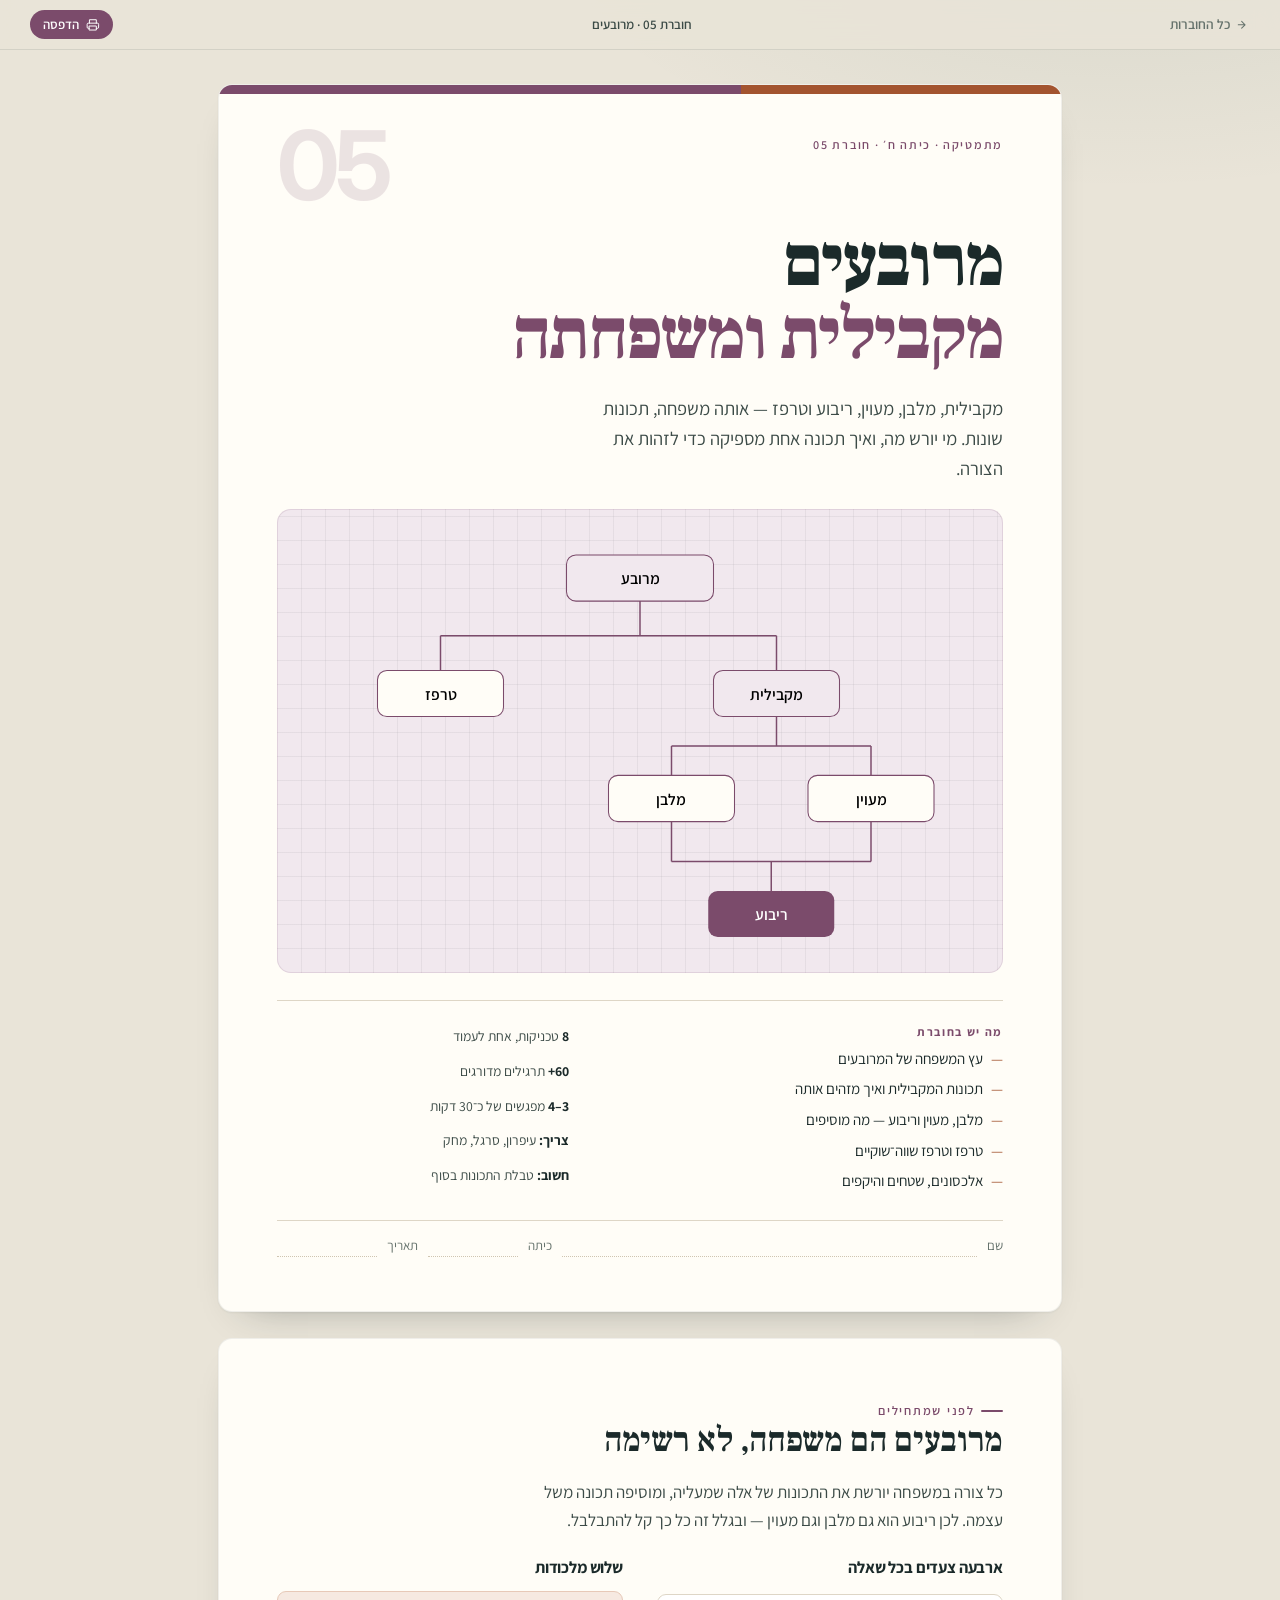
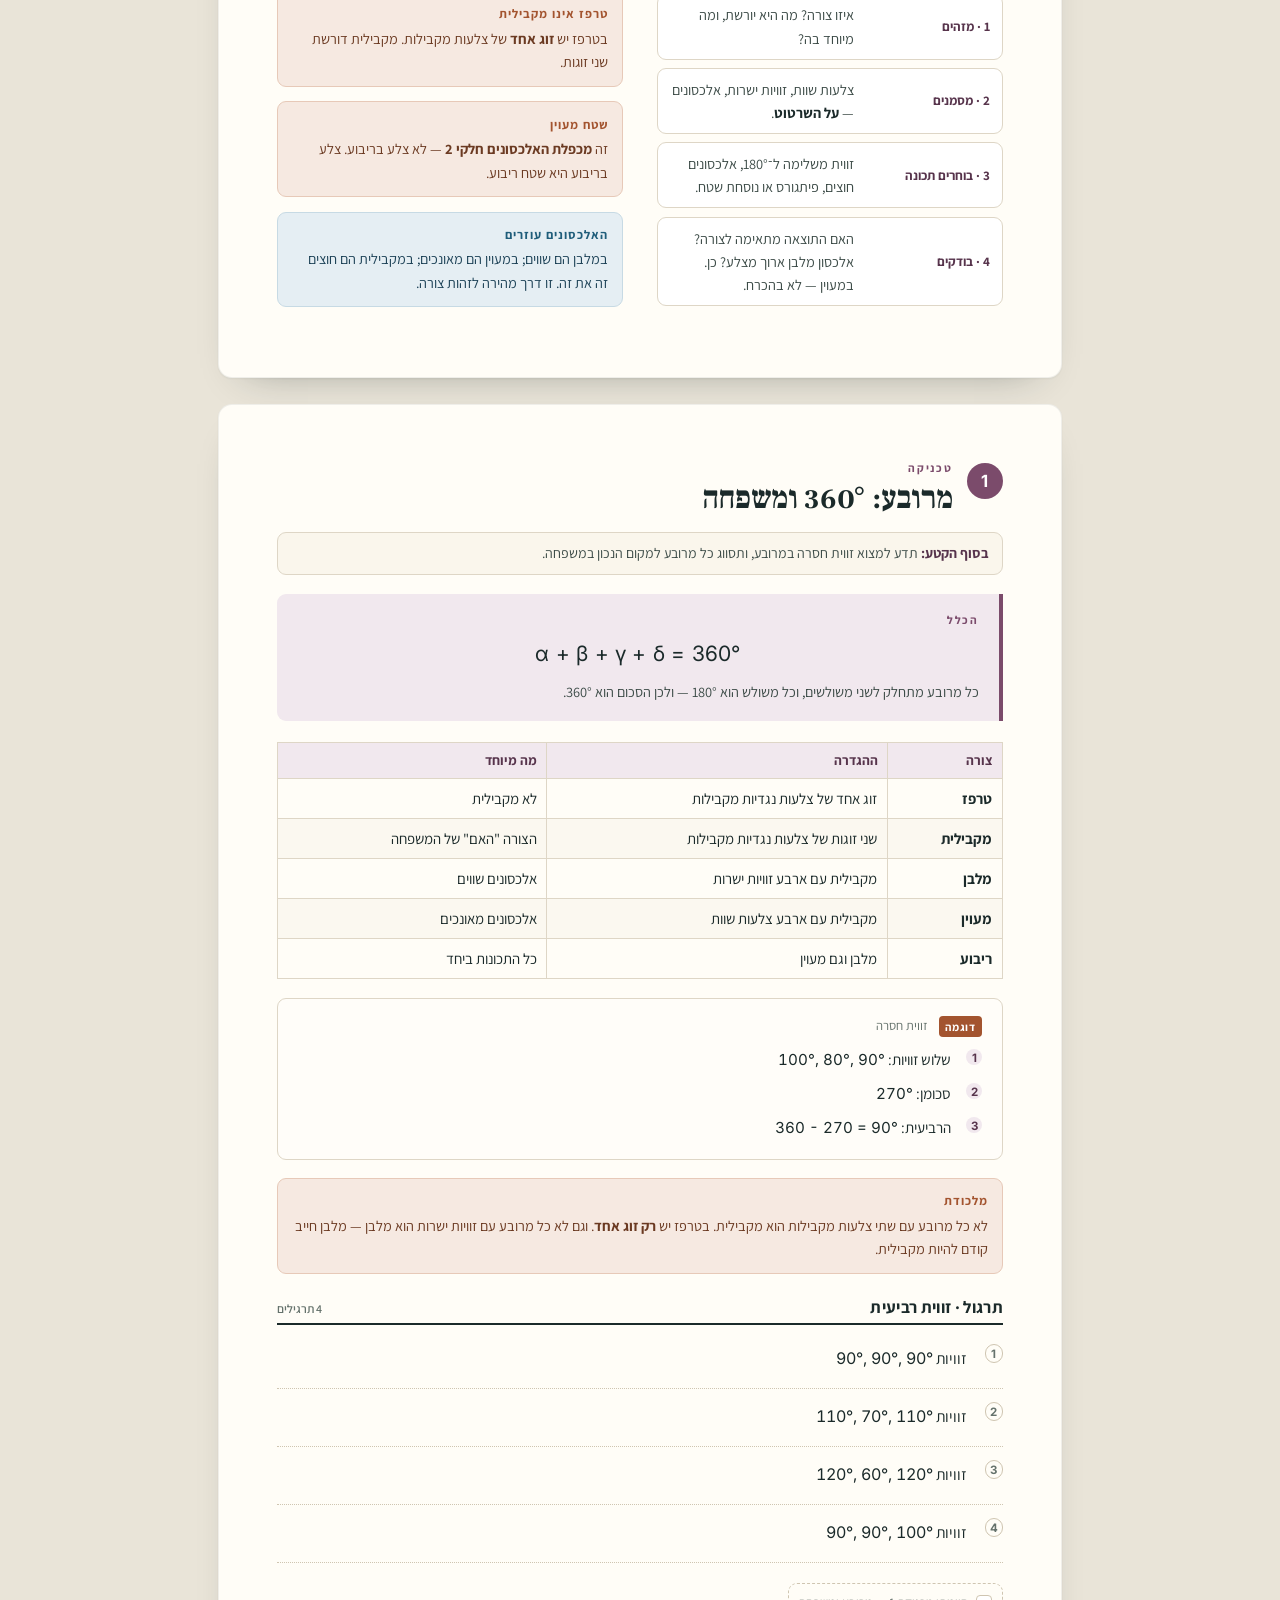
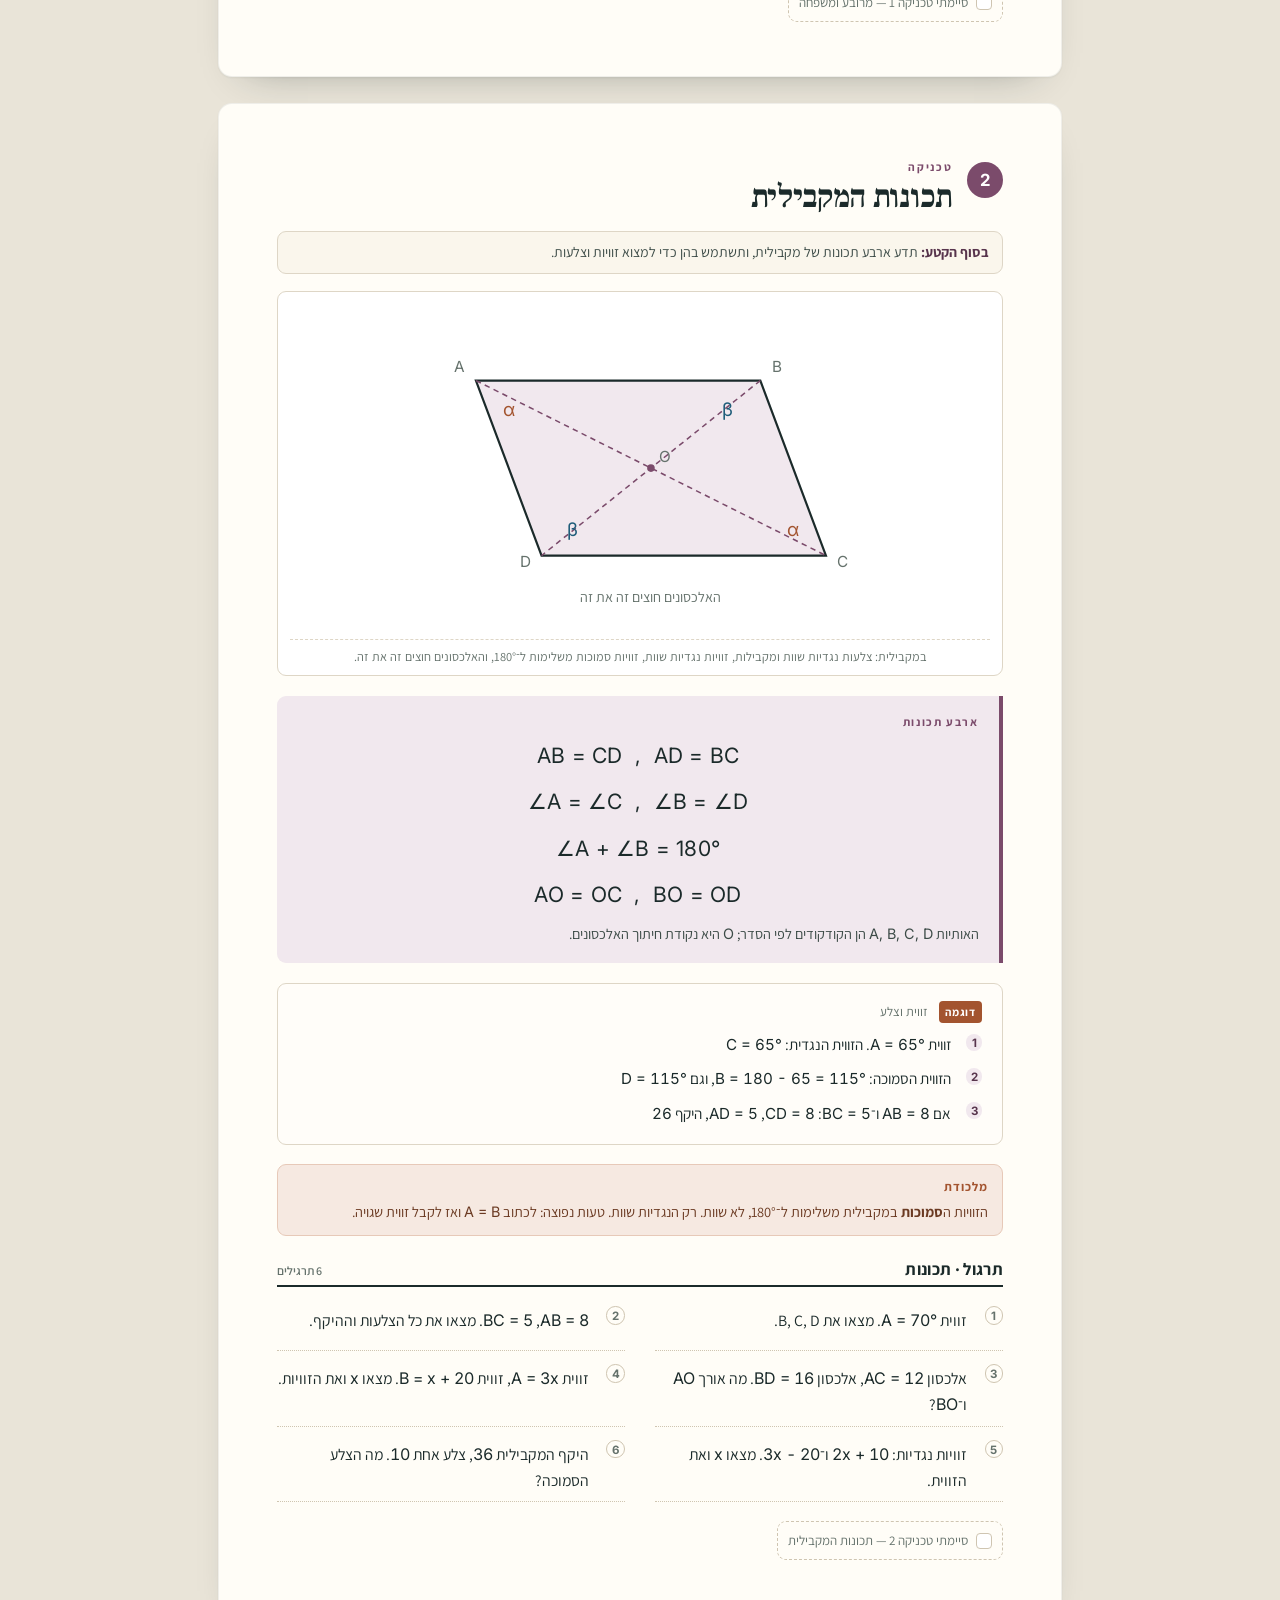
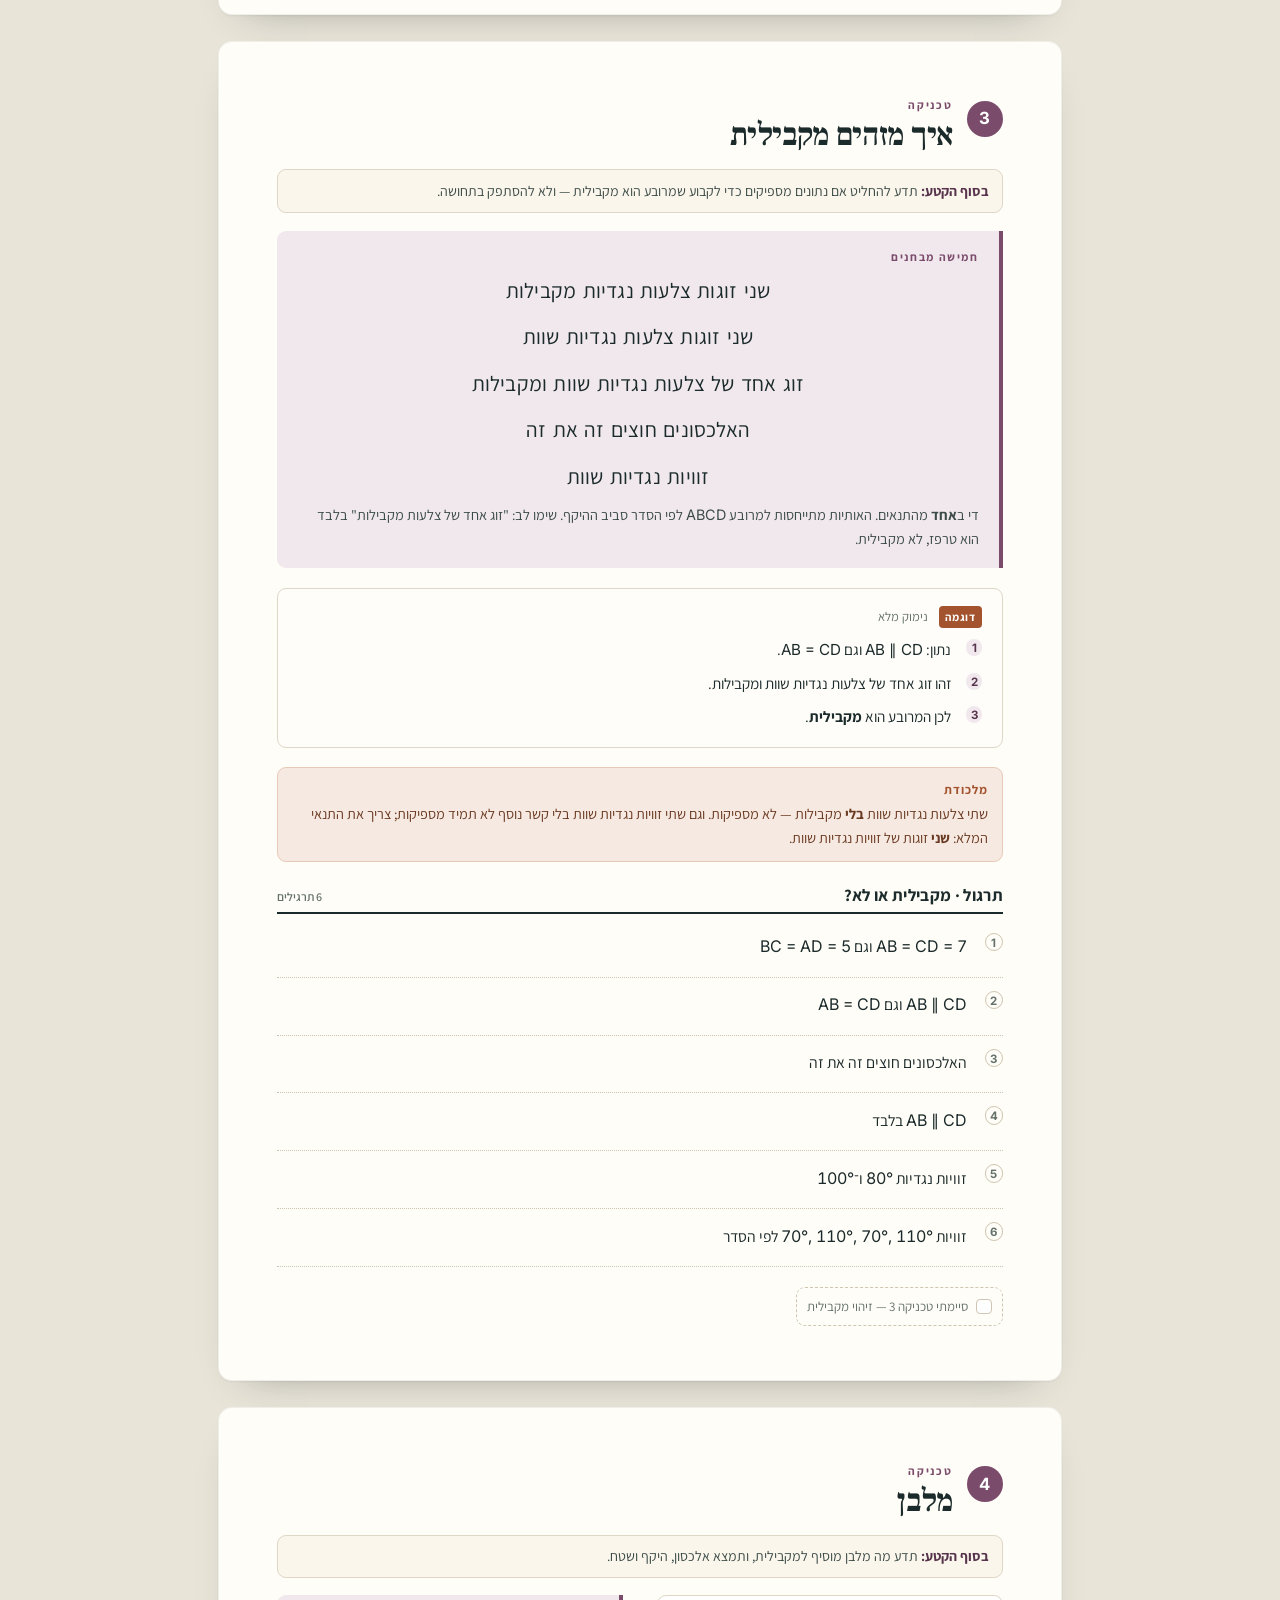
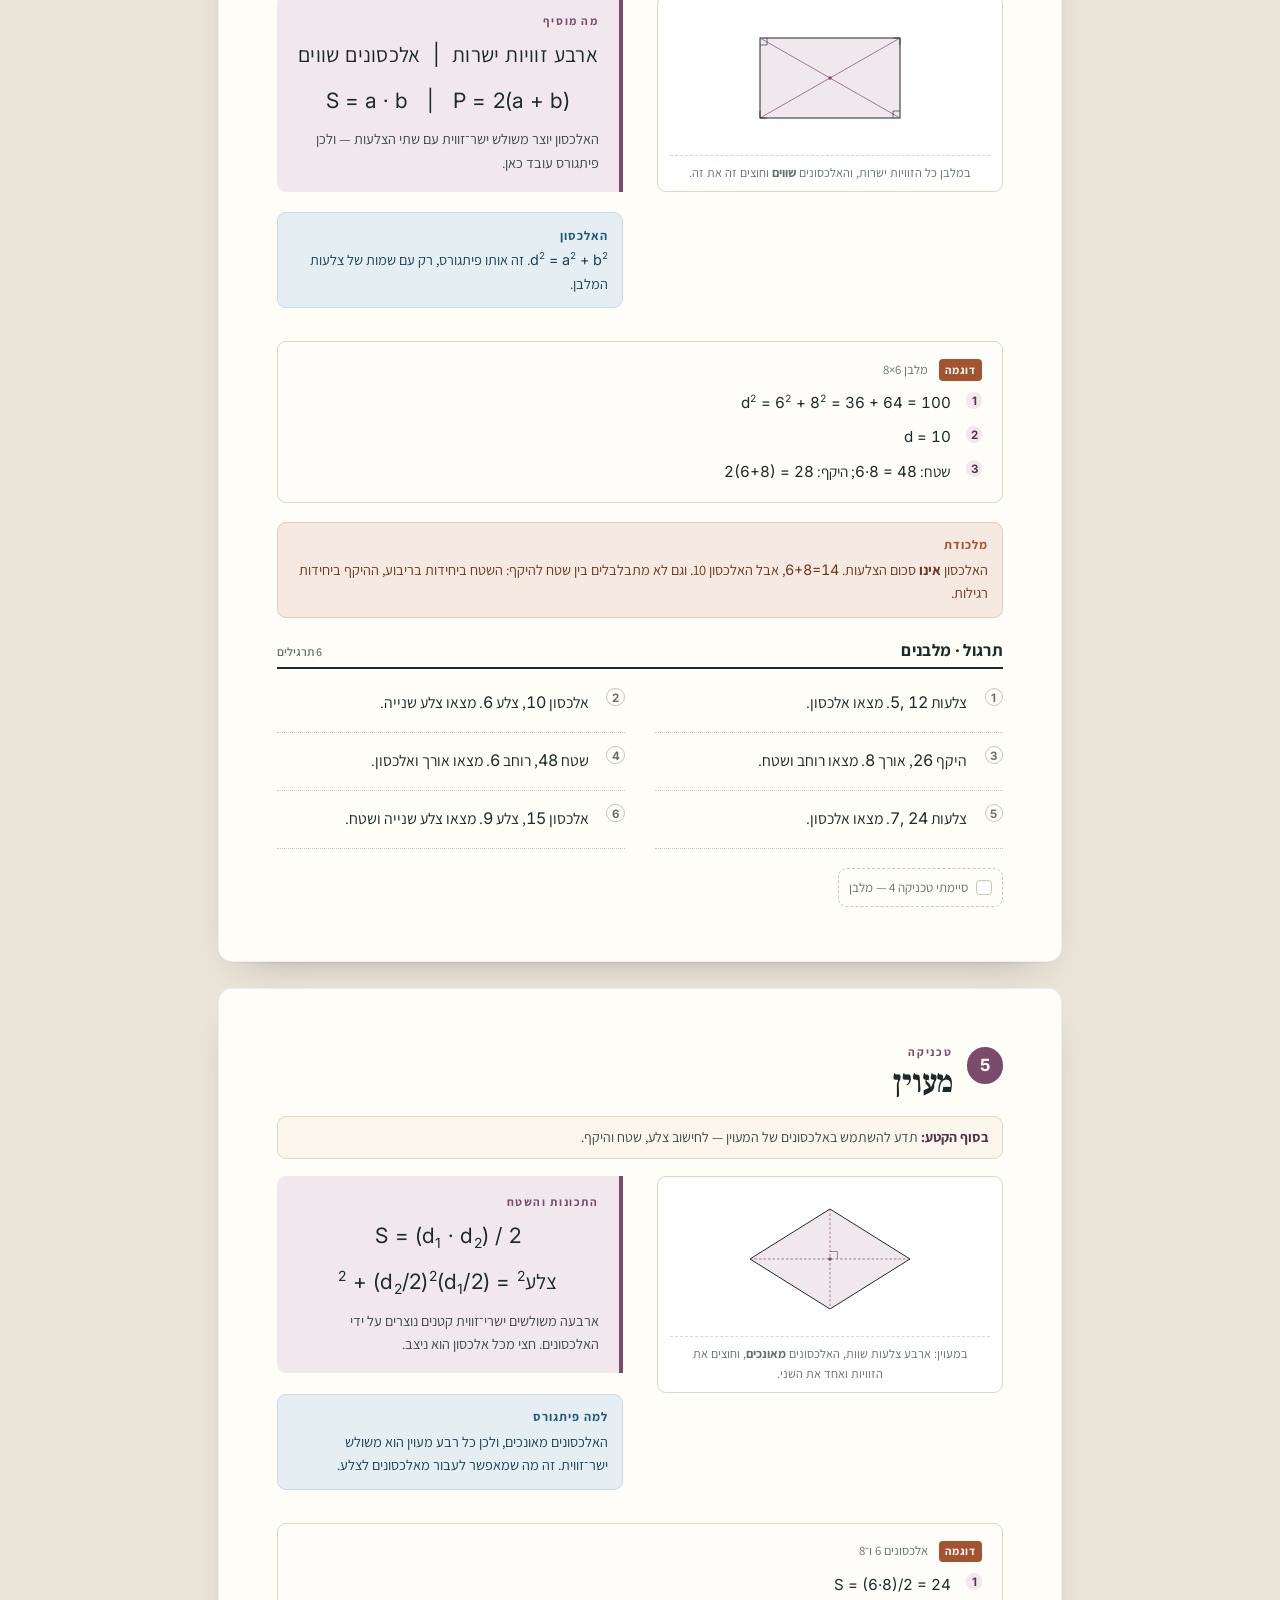
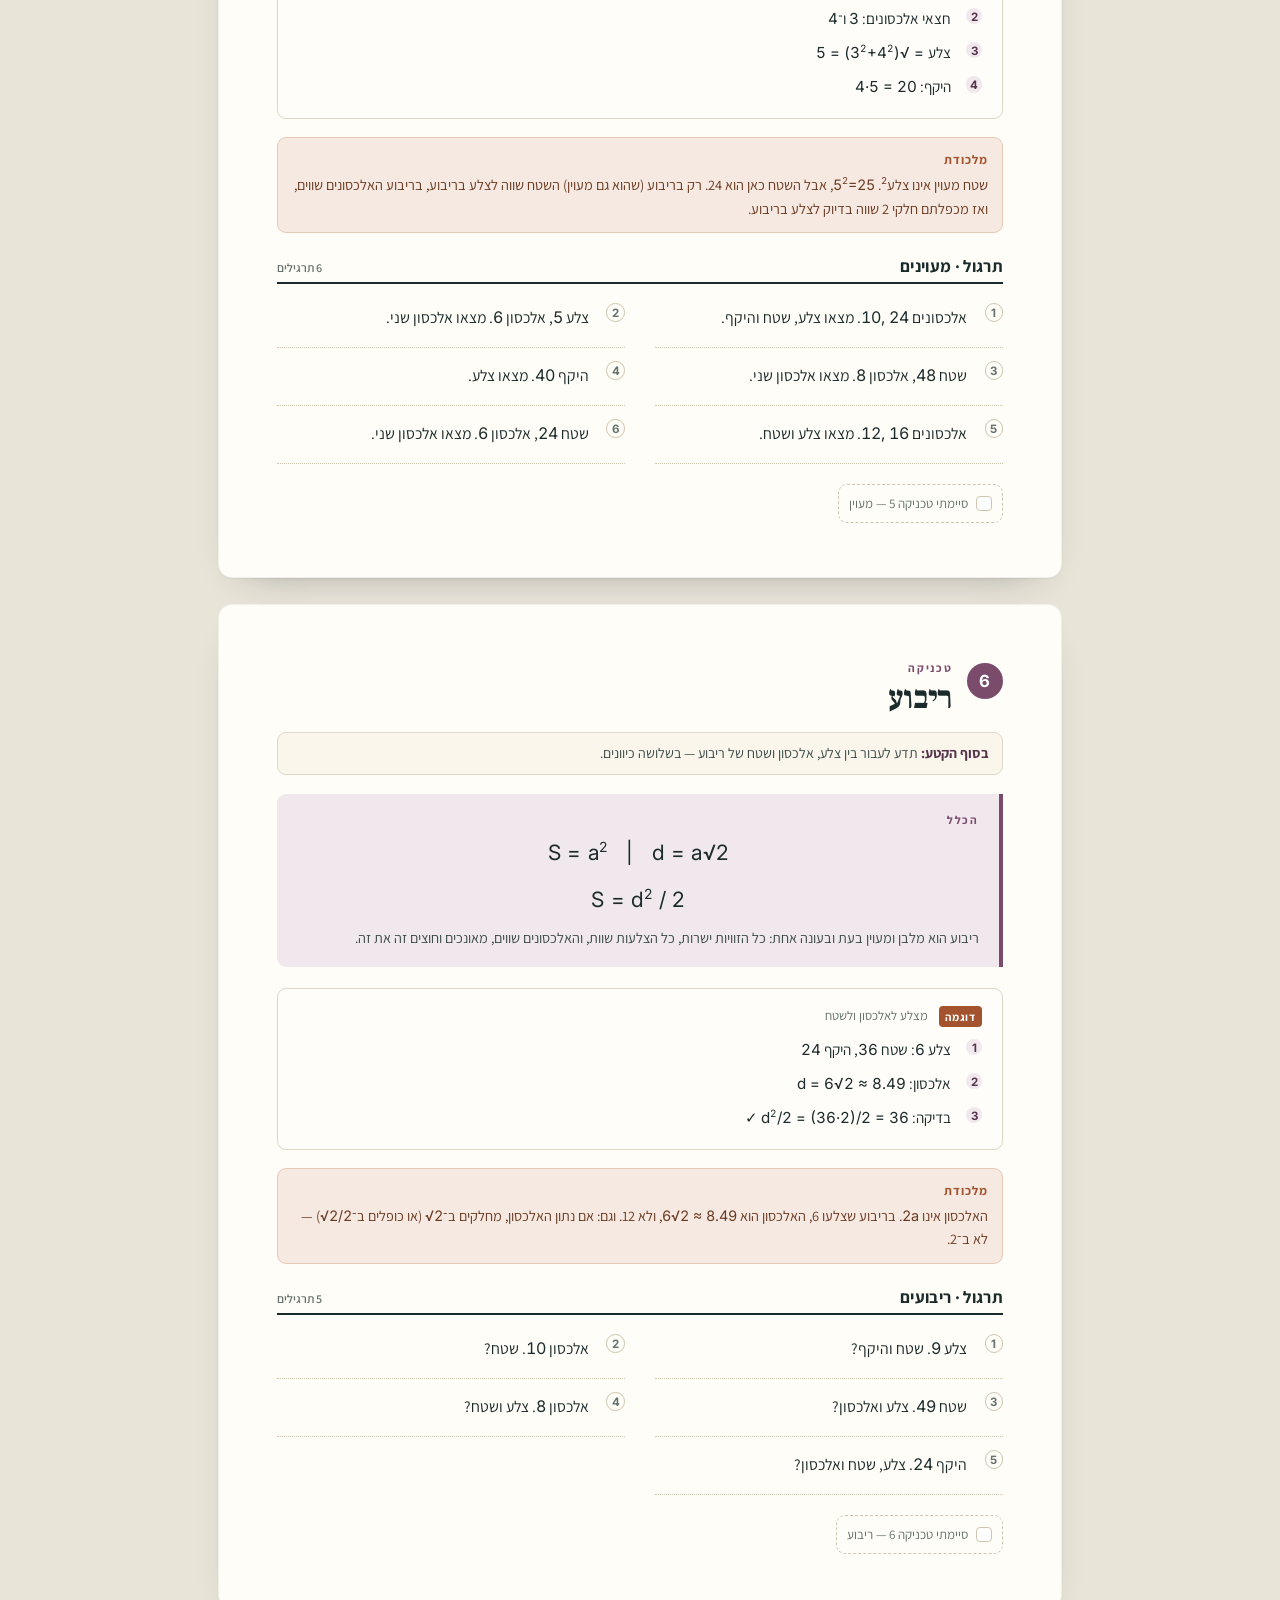
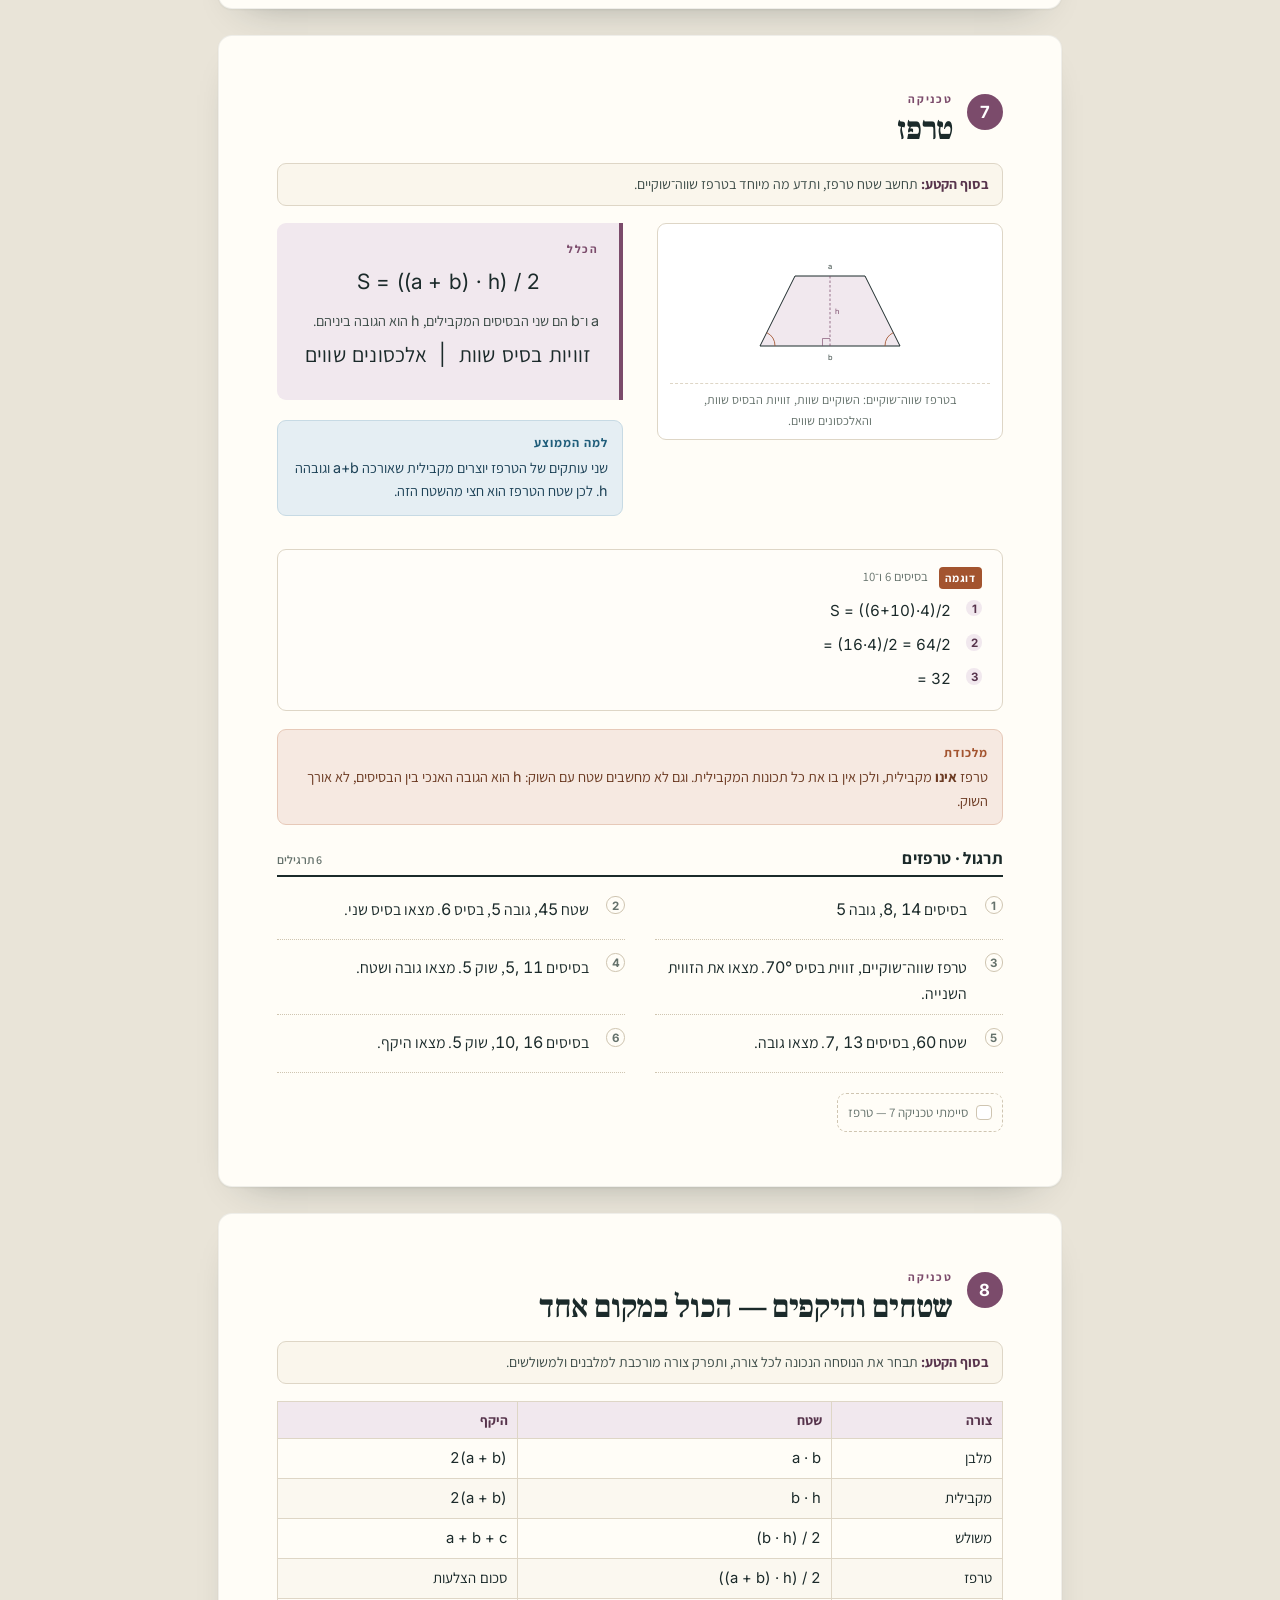
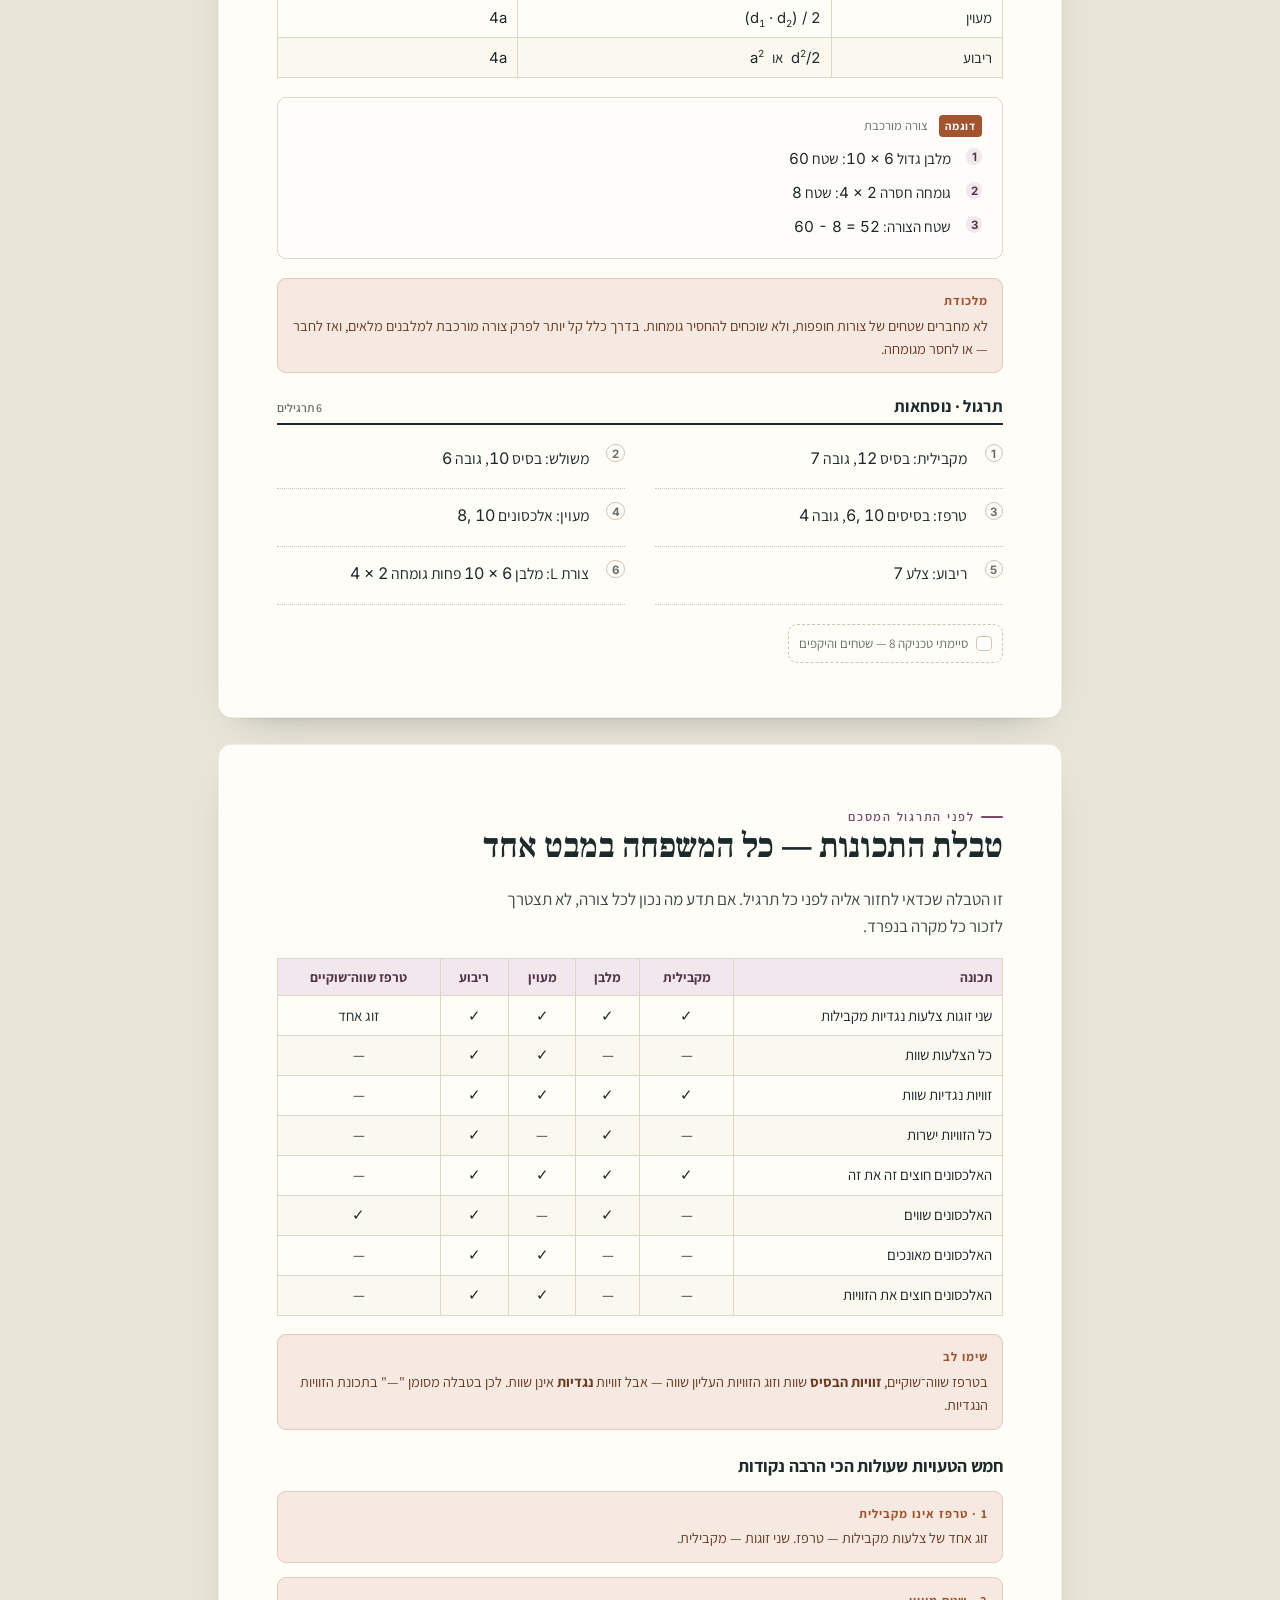
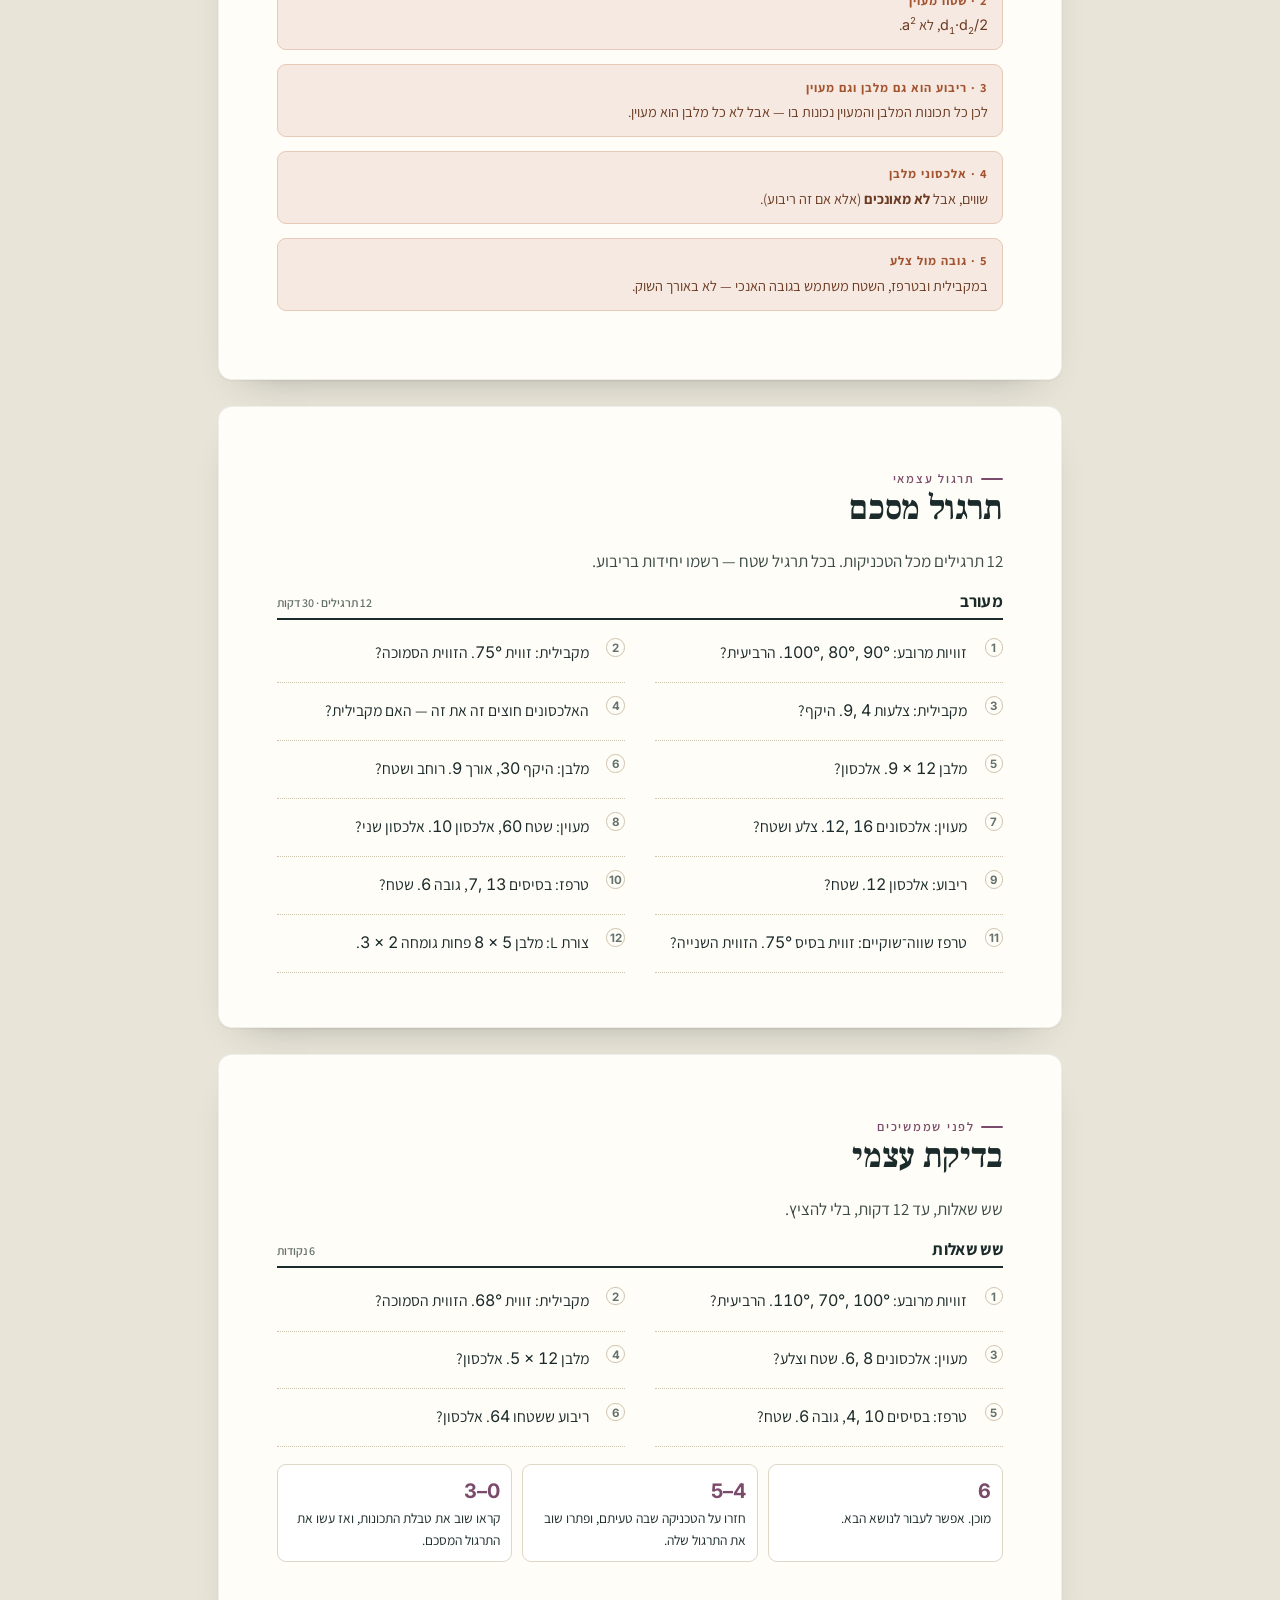
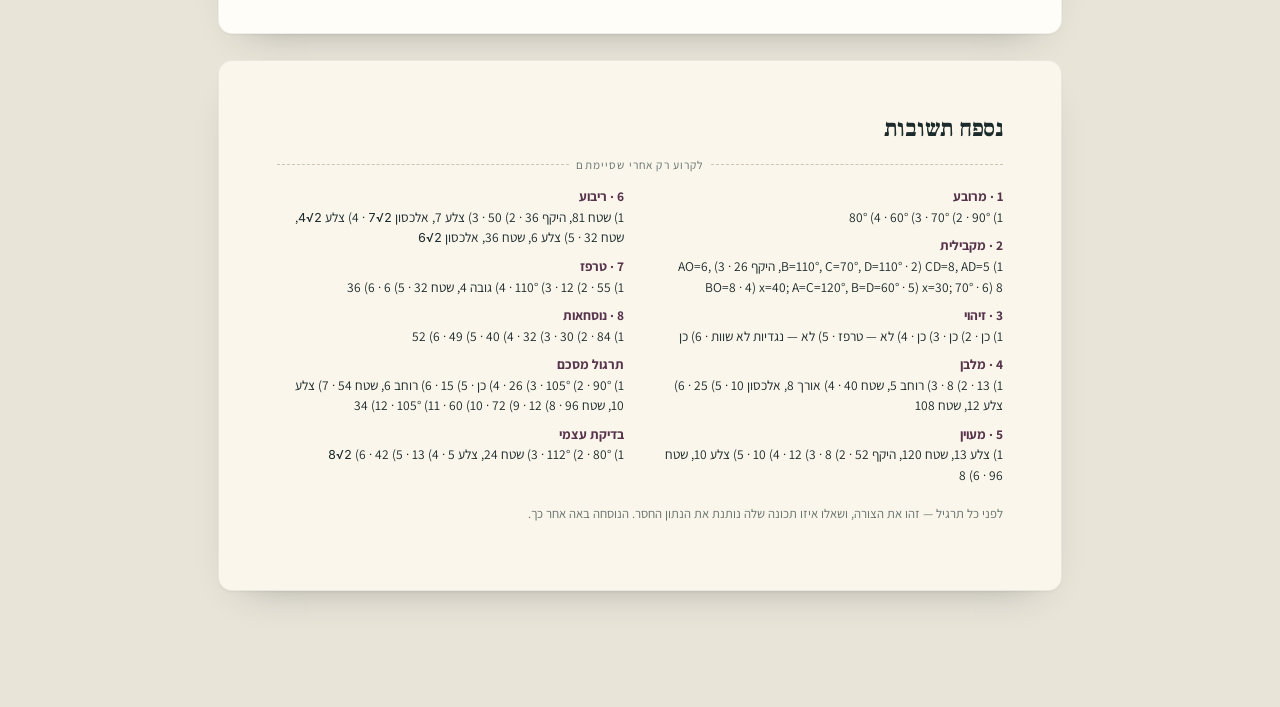
<file: booklets/05-quads.html>
<!DOCTYPE html>
<html lang="he" dir="rtl">
<head>
<meta charset="utf-8">
<meta name="viewport" content="width=device-width, initial-scale=1">
<meta name="color-scheme" content="light">
<title>חוברת 05 · מרובעים — מתמטיקה כיתה ח׳</title>
<meta name="description" content="חוברת עבודה: מקבילית, מלבן, מעוין, ריבוע וטרפז — תכונות, זיהוי, אלכסונים, שטחים והיקפים.">
<meta name="theme-color" content="#7b4b6b">
<link rel="icon" href="data:image/svg+xml,%3Csvg xmlns='http://www.w3.org/2000/svg' viewBox='0 0 32 32'%3E%3Crect width='32' height='32' rx='7' fill='%237b4b6b'/%3E%3Cpath d='M8 11h16v10H8z' fill='none' stroke='%23fff' stroke-width='2'/%3E%3C/svg%3E">
<link rel="preconnect" href="https://fonts.googleapis.com">
<link rel="preconnect" href="https://fonts.gstatic.com" crossorigin>
<link href="https://fonts.googleapis.com/css2?family=Assistant:wght@300;400;600;700&amp;family=Frank+Ruhl+Libre:wght@500;700;900&amp;family=Inter:wght@400;500;700&amp;display=swap" rel="stylesheet">
<link rel="stylesheet" href="../assets/base.css">
<link rel="stylesheet" href="../assets/booklet.css">
</head>
<body class="booklet" style="--accent:#7b4b6b;--accent-2:#57344c;--accent-soft:#f1e8ee">
<header class="topbar no-print">
  <a class="backlink" href="../index.html">
    <svg viewBox="0 0 24 24" aria-hidden="true"><path d="M10 6l6 6-6 6M16 12H4" fill="none" stroke="currentColor" stroke-width="1.8" stroke-linecap="round" stroke-linejoin="round"/></svg>
    כל החוברות
  </a>
  <span class="topbar-title">חוברת 05 · מרובעים</span>
  <button class="btn" data-print type="button">
    <svg viewBox="0 0 24 24" aria-hidden="true"><path d="M6 9V3h12v6M6 18H4a2 2 0 0 1-2-2v-5a2 2 0 0 1 2-2h16a2 2 0 0 1 2 2v5a2 2 0 0 1-2 2h-2M6 14h12v7H6z" fill="none" stroke="currentColor" stroke-width="1.7" stroke-linecap="round" stroke-linejoin="round"/></svg>
    הדפסה
  </button>
</header>
<span class="sr-only doc-title">חוברת 05 · מרובעים</span>

<main class="paper">

<!-- ================= שער ================= -->
<section class="sheet cover">
  <div class="cover-head">
    <div class="cover-series">מתמטיקה · כיתה ח׳ · חוברת 05</div>
    <div class="cover-mark" aria-hidden="true">05</div>
  </div>
  <h1>מרובעים<br><em>מקבילית ומשפחתה</em></h1>
  <p class="cover-lede">מקבילית, מלבן, מעוין, ריבוע וטרפז — אותה משפחה, תכונות שונות. מי יורש מה, ואיך תכונה אחת מספיקה כדי לזהות את הצורה.</p>

  <div class="cover-art" aria-hidden="true">
    <svg viewBox="0 0 640 390" role="img" aria-label="עץ משפחה של מרובעים: מרובע, טרפז, מקבילית, מלבן, מעוין וריבוע">
      <g stroke="#7b4b6b" stroke-width="1.4" fill="none">
        <path d="M320 62 V95 M130 95 H450 M130 95 V128 M450 95 V128"/>
        <path d="M450 172 V200 M350 200 H540 M350 200 V228 M540 200 V228"/>
        <path d="M350 272 V310 M540 272 V310 M350 310 H540 M445 310 V338"/>
      </g>
      <g font-family="Assistant,Arial,sans-serif" font-size="15" font-weight="600" text-anchor="middle">
        <rect x="250" y="18" width="140" height="44" rx="9" fill="#f1e8ee" stroke="#7b4b6b"/>
        <text x="320" y="46">מרובע</text>
        <rect x="70" y="128" width="120" height="44" rx="9" fill="#fffdf7" stroke="#7b4b6b"/>
        <text x="130" y="156">טרפז</text>
        <rect x="390" y="128" width="120" height="44" rx="9" fill="#f1e8ee" stroke="#7b4b6b"/>
        <text x="450" y="156">מקבילית</text>
        <rect x="290" y="228" width="120" height="44" rx="9" fill="#fffdf7" stroke="#7b4b6b"/>
        <text x="350" y="256">מלבן</text>
        <rect x="480" y="228" width="120" height="44" rx="9" fill="#fffdf7" stroke="#7b4b6b"/>
        <text x="540" y="256">מעוין</text>
        <rect x="385" y="338" width="120" height="44" rx="9" fill="#7b4b6b"/>
        <text x="445" y="366" fill="#fff">ריבוע</text>
      </g>
    </svg>
  </div>

  <div class="cover-grid">
    <div>
      <h4>מה יש בחוברת</h4>
      <ul class="cover-list">
        <li>עץ המשפחה של המרובעים</li>
        <li>תכונות המקבילית ואיך מזהים אותה</li>
        <li>מלבן, מעוין וריבוע — מה מוסיפים</li>
        <li>טרפז וטרפז שווה־שוקיים</li>
        <li>אלכסונים, שטחים והיקפים</li>
      </ul>
    </div>
    <div class="cover-facts">
      <div><b>8</b> טכניקות, אחת לעמוד</div>
      <div><b>60+</b> תרגילים מדורגים</div>
      <div><b>3–4</b> מפגשים של כ־30 דקות</div>
      <div><b>צריך:</b> עיפרון, סרגל, מחק</div>
      <div><b>חשוב:</b> טבלת התכונות בסוף</div>
    </div>
  </div>
  <div class="cover-foot">
    <span>שם</span><span class="fill"></span>
    <span>כיתה</span><span class="fill" style="max-width:70px"></span>
    <span>תאריך</span><span class="fill" style="max-width:100px"></span>
  </div>
</section>

<!-- ================= איך עובדים ================= -->
<section class="sheet">
  <span class="kicker">לפני שמתחילים</span>
  <h2>מרובעים הם משפחה, לא רשימה</h2>
  <p class="lead">כל צורה במשפחה יורשת את התכונות של אלה שמעליה, ומוסיפה תכונה משל עצמה. לכן ריבוע הוא גם מלבן וגם מעוין — ובגלל זה כל כך קל להתבלבל.</p>

  <div class="two" style="margin-top:1.4em">
    <div>
      <h3 style="font-size:1.02rem;margin-bottom:.5em">ארבעה צעדים בכל שאלה</h3>
      <div class="flow">
        <div class="flow-step"><span class="when">1 · מזהים</span><span class="then">איזו צורה? מה היא יורשת, ומה מיוחד בה?</span></div>
        <div class="flow-step"><span class="when">2 · מסמנים</span><span class="then">צלעות שוות, זוויות ישרות, אלכסונים — <b>על השרטוט</b>.</span></div>
        <div class="flow-step"><span class="when">3 · בוחרים תכונה</span><span class="then">זווית משלימה ל־180°, אלכסונים חוצים, פיתגורס או נוסחת שטח.</span></div>
        <div class="flow-step"><span class="when">4 · בודקים</span><span class="then">האם התוצאה מתאימה לצורה? אלכסון מלבן ארוך מצלע? כן. במעוין — לא בהכרח.</span></div>
      </div>
    </div>
    <div>
      <h3 style="font-size:1.02rem;margin-bottom:.5em">שלוש מלכודות</h3>
      <div class="callout callout--warn"><span class="callout-title">טרפז אינו מקבילית</span>בטרפז יש <b>זוג אחד</b> של צלעות מקבילות. מקבילית דורשת שני זוגות.</div>
      <div class="callout callout--warn"><span class="callout-title">שטח מעוין</span>זה <b>מכפלת האלכסונים חלקי 2</b> — לא צלע בריבוע. צלע בריבוע היא שטח ריבוע.</div>
      <div class="callout callout--tip"><span class="callout-title">האלכסונים עוזרים</span>במלבן הם שווים; במעוין הם מאונכים; במקבילית הם חוצים זה את זה. זו דרך מהירה לזהות צורה.</div>
    </div>
  </div>
</section>

<!-- ================= 1 ================= -->
<section class="sheet tech">
  <header class="tech-head">
    <span class="tech-num">1</span>
    <div>
      <p class="tech-kicker">טכניקה</p>
      <h2>מרובע: 360° ומשפחה</h2>
    </div>
  </header>
  <p class="tech-goal"><b>בסוף הקטע:</b> תדע למצוא זווית חסרה במרובע, ותסווג כל מרובע למקום הנכון במשפחה.</p>

  <div class="rule-box">
    <p class="rule-label">הכלל</p>
    <div class="eq">α + β + γ + δ = 360°</div>
    <p class="rule-note">כל מרובע מתחלק לשני משולשים, וכל משולש הוא 180° — ולכן הסכום הוא 360°.</p>
  </div>

  <table class="table">
    <thead><tr><th>צורה</th><th>ההגדרה</th><th>מה מיוחד</th></tr></thead>
    <tbody>
      <tr><td><b>טרפז</b></td><td>זוג אחד של צלעות נגדיות מקבילות</td><td>לא מקבילית</td></tr>
      <tr><td><b>מקבילית</b></td><td>שני זוגות של צלעות נגדיות מקבילות</td><td>הצורה "האם" של המשפחה</td></tr>
      <tr><td><b>מלבן</b></td><td>מקבילית עם ארבע זוויות ישרות</td><td>אלכסונים שווים</td></tr>
      <tr><td><b>מעוין</b></td><td>מקבילית עם ארבע צלעות שוות</td><td>אלכסונים מאונכים</td></tr>
      <tr><td><b>ריבוע</b></td><td>מלבן וגם מעוין</td><td>כל התכונות ביחד</td></tr>
    </tbody>
  </table>

  <div class="example">
    <div class="example-head"><span class="tag">דוגמה</span><span class="hint">זווית חסרה</span></div>
    <ol class="steps">
      <li>שלוש זוויות: <span class="m">100°, 80°, 90°</span></li>
      <li>סכומן: <span class="m">270°</span></li>
      <li>הרביעית: <span class="m">360 - 270 = 90°</span></li>
    </ol>
  </div>

  <div class="callout callout--warn">
    <span class="callout-title">מלכודת</span>
    <p>לא כל מרובע עם שתי צלעות מקבילות הוא מקבילית. בטרפז יש <b>רק זוג אחד</b>. וגם לא כל מרובע עם זוויות ישרות הוא מלבן — מלבן חייב קודם להיות מקבילית.</p>
  </div>

  <div class="drill">
    <div class="drill-head"><h3>תרגול · זווית רביעית</h3><span class="count">4 תרגילים</span></div>
    <ol class="ex ex--wide">
      <li>זוויות <span class="m">90°, 90°, 90°</span></li>
      <li>זוויות <span class="m">110°, 70°, 110°</span></li>
      <li>זוויות <span class="m">120°, 60°, 120°</span></li>
      <li>זוויות <span class="m">90°, 90°, 100°</span></li>
    </ol>
  </div>

  <label class="done"><input type="checkbox" data-key="q5-t1"> סיימתי טכניקה 1 — מרובע ומשפחה</label>
</section>

<!-- ================= 2 ================= -->
<section class="sheet tech">
  <header class="tech-head">
    <span class="tech-num">2</span>
    <div>
      <p class="tech-kicker">טכניקה</p>
      <h2>תכונות המקבילית</h2>
    </div>
  </header>
  <p class="tech-goal"><b>בסוף הקטע:</b> תדע ארבע תכונות של מקבילית, ותשתמש בהן כדי למצוא זוויות וצלעות.</p>

  <figure class="fig" style="margin-top:.4em">
    <svg viewBox="0 0 640 300" role="img" aria-label="מקבילית עם אלכסונים שנחתכים באמצע, זוויות נגדיות שוות">
      <path d="M170 70 L430 70 L490 230 L230 230 Z" fill="#f1e8ee" stroke="#1b2a2a" stroke-width="2"/>
      <line x1="170" y1="70" x2="490" y2="230" stroke="#7b4b6b" stroke-width="1.4" stroke-dasharray="5 4"/>
      <line x1="430" y1="70" x2="230" y2="230" stroke="#7b4b6b" stroke-width="1.4" stroke-dasharray="5 4"/>
      <circle cx="330" cy="150" r="3.5" fill="#7b4b6b"/>
      <g font-family="Inter,Arial,sans-serif" font-size="14" fill="#65726c" text-anchor="middle">
        <text x="155" y="62">A</text>
        <text x="445" y="62">B</text>
        <text x="505" y="240">C</text>
        <text x="215" y="240">D</text>
        <text x="343" y="144">O</text>
      </g>
      <g font-family="Inter,Arial,sans-serif" font-size="17" text-anchor="middle">
        <text x="200" y="102" fill="#a3542f">α</text>
        <text x="460" y="212" fill="#a3542f">α</text>
        <text x="400" y="102" fill="#1f5d7a">β</text>
        <text x="258" y="212" fill="#1f5d7a">β</text>
      </g>
      <g font-family="Assistant,Arial,sans-serif" font-size="13" fill="#65726c" text-anchor="middle">
        <text x="330" y="272">האלכסונים חוצים זה את זה</text>
      </g>
    </svg>
    <figcaption>במקבילית: צלעות נגדיות שוות ומקבילות, זוויות נגדיות שוות, זוויות סמוכות משלימות ל־180°, והאלכסונים חוצים זה את זה.</figcaption>
  </figure>

  <div class="rule-box">
    <p class="rule-label">ארבע תכונות</p>
    <div class="eq">AB = CD &nbsp;,&nbsp; AD = BC</div>
    <div class="eq">∠A = ∠C &nbsp;,&nbsp; ∠B = ∠D</div>
    <div class="eq">∠A + ∠B = 180°</div>
    <div class="eq">AO = OC &nbsp;,&nbsp; BO = OD</div>
    <p class="rule-note">האותיות <span class="m">A, B, C, D</span> הן הקודקודים לפי הסדר; <span class="m">O</span> היא נקודת חיתוך האלכסונים.</p>
  </div>

  <div class="example">
    <div class="example-head"><span class="tag">דוגמה</span><span class="hint">זווית וצלע</span></div>
    <ol class="steps">
      <li>זווית <span class="m">A = 65°</span>. הזווית הנגדית: <span class="m">C = 65°</span></li>
      <li>הזווית הסמוכה: <span class="m">B = 180 - 65 = 115°</span>, וגם <span class="m">D = 115°</span></li>
      <li>אם <span class="m">AB = 8</span> ו־<span class="m">BC = 5</span>: <span class="m">CD = 8</span>, <span class="m">AD = 5</span>, היקף <span class="m">26</span></li>
    </ol>
  </div>

  <div class="callout callout--warn">
    <span class="callout-title">מלכודת</span>
    <p>הזוויות ה<b>סמוכות</b> במקבילית משלימות ל־180°, לא שוות. רק הנגדיות שוות. טעות נפוצה: לכתוב <span class="m">A = B</span> ואז לקבל זווית שגויה.</p>
  </div>

  <div class="drill">
    <div class="drill-head"><h3>תרגול · תכונות</h3><span class="count">6 תרגילים</span></div>
    <ol class="ex">
      <li>זווית <span class="m">A = 70°</span>. מצאו את B, C, D.</li>
      <li><span class="m">AB = 8</span>, <span class="m">BC = 5</span>. מצאו את כל הצלעות וההיקף.</li>
      <li>אלכסון <span class="m">AC = 12</span>, אלכסון <span class="m">BD = 16</span>. מה אורך <span class="m">AO</span> ו־<span class="m">BO</span>?</li>
      <li>זווית <span class="m">A = 3x</span>, זווית <span class="m">B = x + 20</span>. מצאו <span class="m">x</span> ואת הזוויות.</li>
      <li>זוויות נגדיות: <span class="m">2x + 10</span> ו־<span class="m">3x - 20</span>. מצאו <span class="m">x</span> ואת הזווית.</li>
      <li>היקף המקבילית <span class="m">36</span>, צלע אחת <span class="m">10</span>. מה הצלע הסמוכה?</li>
    </ol>
  </div>

  <label class="done"><input type="checkbox" data-key="q5-t2"> סיימתי טכניקה 2 — תכונות המקבילית</label>
</section>

<!-- ================= 3 ================= -->
<section class="sheet tech">
  <header class="tech-head">
    <span class="tech-num">3</span>
    <div>
      <p class="tech-kicker">טכניקה</p>
      <h2>איך מזהים מקבילית</h2>
    </div>
  </header>
  <p class="tech-goal"><b>בסוף הקטע:</b> תדע להחליט אם נתונים מספיקים כדי לקבוע שמרובע הוא מקבילית — ולא להסתפק בתחושה.</p>

  <div class="rule-box">
    <p class="rule-label">חמישה מבחנים</p>
    <div class="eq">שני זוגות צלעות נגדיות מקבילות</div>
    <div class="eq">שני זוגות צלעות נגדיות שוות</div>
    <div class="eq">זוג אחד של צלעות נגדיות שוות ומקבילות</div>
    <div class="eq">האלכסונים חוצים זה את זה</div>
    <div class="eq">זוויות נגדיות שוות</div>
    <p class="rule-note">די ב<b>אחד</b> מהתנאים. האותיות מתייחסות למרובע <span class="m">ABCD</span> לפי הסדר סביב ההיקף. שימו לב: "זוג אחד של צלעות מקבילות" בלבד הוא טרפז, לא מקבילית.</p>
  </div>

  <div class="example">
    <div class="example-head"><span class="tag">דוגמה</span><span class="hint">נימוק מלא</span></div>
    <ol class="steps">
      <li>נתון: <span class="m">AB ∥ CD</span> וגם <span class="m">AB = CD</span>.</li>
      <li>זהו זוג אחד של צלעות נגדיות שוות ומקבילות.</li>
      <li>לכן המרובע הוא <b>מקבילית</b>.</li>
    </ol>
  </div>

  <div class="callout callout--warn">
    <span class="callout-title">מלכודת</span>
    <p>שתי צלעות נגדיות שוות <b>בלי</b> מקבילות — לא מספיקות. וגם שתי זוויות נגדיות שוות בלי קשר נוסף לא תמיד מספיקות; צריך את התנאי המלא: <b>שני</b> זוגות של זוויות נגדיות שוות.</p>
  </div>

  <div class="drill">
    <div class="drill-head"><h3>תרגול · מקבילית או לא?</h3><span class="count">6 תרגילים</span></div>
    <ol class="ex ex--wide">
      <li><span class="m">AB = CD = 7</span> וגם <span class="m">BC = AD = 5</span></li>
      <li><span class="m">AB ∥ CD</span> וגם <span class="m">AB = CD</span></li>
      <li>האלכסונים חוצים זה את זה</li>
      <li><span class="m">AB ∥ CD</span> בלבד</li>
      <li>זוויות נגדיות <span class="m">80°</span> ו־<span class="m">100°</span></li>
      <li>זוויות <span class="m">70°, 110°, 70°, 110°</span> לפי הסדר</li>
    </ol>
  </div>

  <label class="done"><input type="checkbox" data-key="q5-t3"> סיימתי טכניקה 3 — זיהוי מקבילית</label>
</section>

<!-- ================= 4 ================= -->
<section class="sheet tech">
  <header class="tech-head">
    <span class="tech-num">4</span>
    <div>
      <p class="tech-kicker">טכניקה</p>
      <h2>מלבן</h2>
    </div>
  </header>
  <p class="tech-goal"><b>בסוף הקטע:</b> תדע מה מלבן מוסיף למקבילית, ותמצא אלכסון, היקף ושטח.</p>

  <div class="two">
    <figure class="fig" style="margin-top:0">
      <svg viewBox="0 0 640 280" role="img" aria-label="מלבן עם אלכסונים שווים וזוויות ישרות">
        <rect x="180" y="60" width="280" height="160" fill="#f1e8ee" stroke="#1b2a2a" stroke-width="2"/>
        <line x1="180" y1="60" x2="460" y2="220" stroke="#7b4b6b" stroke-width="1.4"/>
        <line x1="460" y1="60" x2="180" y2="220" stroke="#7b4b6b" stroke-width="1.4"/>
        <g fill="none" stroke="#1b2a2a" stroke-width="1.3">
          <path d="M180 74 H194 V60"/><path d="M446 60 H460 V74"/>
          <path d="M460 206 H446 V220"/><path d="M194 220 H180 V206"/>
        </g>
        <circle cx="320" cy="140" r="3.5" fill="#7b4b6b"/>
      </svg>
      <figcaption>במלבן כל הזוויות ישרות, והאלכסונים <b>שווים</b> וחוצים זה את זה.</figcaption>
    </figure>
    <div>
      <div class="rule-box" style="margin-top:0">
        <p class="rule-label">מה מוסיף</p>
        <div class="eq">ארבע זוויות ישרות &nbsp;|&nbsp; אלכסונים שווים</div>
        <div class="eq">S = a · b &nbsp;&nbsp;|&nbsp;&nbsp; P = 2(a + b)</div>
        <p class="rule-note">האלכסון יוצר משולש ישר־זווית עם שתי הצלעות — ולכן פיתגורס עובד כאן.</p>
      </div>
      <div class="callout callout--tip">
        <span class="callout-title">האלכסון</span>
        <p><span class="m">d<sup>2</sup> = a<sup>2</sup> + b<sup>2</sup></span>. זה אותו פיתגורס, רק עם שמות של צלעות המלבן.</p>
      </div>
    </div>
  </div>

  <div class="example">
    <div class="example-head"><span class="tag">דוגמה</span><span class="hint">מלבן 6×8</span></div>
    <ol class="steps">
      <li><span class="m">d<sup>2</sup> = 6<sup>2</sup> + 8<sup>2</sup> = 36 + 64 = 100</span></li>
      <li><span class="m">d = 10</span></li>
      <li>שטח: <span class="m">6·8 = 48</span>; היקף: <span class="m">2(6+8) = 28</span></li>
    </ol>
  </div>

  <div class="callout callout--warn">
    <span class="callout-title">מלכודת</span>
    <p>האלכסון <b>אינו</b> סכום הצלעות. <span class="m">6+8=14</span>, אבל האלכסון 10. וגם לא מתבלבלים בין שטח להיקף: השטח ביחידות בריבוע, ההיקף ביחידות רגילות.</p>
  </div>

  <div class="drill">
    <div class="drill-head"><h3>תרגול · מלבנים</h3><span class="count">6 תרגילים</span></div>
    <ol class="ex">
      <li>צלעות <span class="m">5, 12</span>. מצאו אלכסון.</li>
      <li>אלכסון <span class="m">10</span>, צלע <span class="m">6</span>. מצאו צלע שנייה.</li>
      <li>היקף <span class="m">26</span>, אורך <span class="m">8</span>. מצאו רוחב ושטח.</li>
      <li>שטח <span class="m">48</span>, רוחב <span class="m">6</span>. מצאו אורך ואלכסון.</li>
      <li>צלעות <span class="m">7, 24</span>. מצאו אלכסון.</li>
      <li>אלכסון <span class="m">15</span>, צלע <span class="m">9</span>. מצאו צלע שנייה ושטח.</li>
    </ol>
  </div>

  <label class="done"><input type="checkbox" data-key="q5-t4"> סיימתי טכניקה 4 — מלבן</label>
</section>

<!-- ================= 5 ================= -->
<section class="sheet tech">
  <header class="tech-head">
    <span class="tech-num">5</span>
    <div>
      <p class="tech-kicker">טכניקה</p>
      <h2>מעוין</h2>
    </div>
  </header>
  <p class="tech-goal"><b>בסוף הקטע:</b> תדע להשתמש באלכסונים של המעוין — לחישוב צלע, שטח והיקף.</p>

  <div class="two">
    <figure class="fig" style="margin-top:0">
      <svg viewBox="0 0 640 280" role="img" aria-label="מעוין שאלכסוניו מאונכים וחוצים זה את זה">
        <path d="M320 40 L480 140 L320 240 L160 140 Z" fill="#f1e8ee" stroke="#1b2a2a" stroke-width="2"/>
        <line x1="160" y1="140" x2="480" y2="140" stroke="#7b4b6b" stroke-width="1.4" stroke-dasharray="5 4"/>
        <line x1="320" y1="40" x2="320" y2="240" stroke="#7b4b6b" stroke-width="1.4" stroke-dasharray="5 4"/>
        <path d="M320 125 H335 V140" fill="none" stroke="#7b4b6b" stroke-width="1.3"/>
        <circle cx="320" cy="140" r="3.5" fill="#7b4b6b"/>
      </svg>
      <figcaption>במעוין: ארבע צלעות שוות, האלכסונים <b>מאונכים</b>, וחוצים את הזוויות ואחד את השני.</figcaption>
    </figure>
    <div>
      <div class="rule-box" style="margin-top:0">
        <p class="rule-label">התכונות והשטח</p>
        <div class="eq">S = (d<sub>1</sub> · d<sub>2</sub>) / 2</div>
        <div class="eq">צלע<sup>2</sup> = (d<sub>1</sub>/2)<sup>2</sup> + (d<sub>2</sub>/2)<sup>2</sup></div>
        <p class="rule-note">ארבעה משולשים ישרי־זווית קטנים נוצרים על ידי האלכסונים. חצי מכל אלכסון הוא ניצב.</p>
      </div>
      <div class="callout callout--tip">
        <span class="callout-title">למה פיתגורס</span>
        <p>האלכסונים מאונכים, ולכן כל רבע מעוין הוא משולש ישר־זווית. זה מה שמאפשר לעבור מאלכסונים לצלע.</p>
      </div>
    </div>
  </div>

  <div class="example">
    <div class="example-head"><span class="tag">דוגמה</span><span class="hint">אלכסונים 6 ו־8</span></div>
    <ol class="steps">
      <li><span class="m">S = (6·8)/2 = 24</span></li>
      <li>חצאי אלכסונים: <span class="m">3</span> ו־<span class="m">4</span></li>
      <li><span class="m">צלע = √(3<sup>2</sup>+4<sup>2</sup>) = 5</span></li>
      <li>היקף: <span class="m">4·5 = 20</span></li>
    </ol>
  </div>

  <div class="callout callout--warn">
    <span class="callout-title">מלכודת</span>
    <p>שטח מעוין אינו <span class="m">צלע<sup>2</sup></span>. <span class="m">5<sup>2</sup>=25</span>, אבל השטח כאן הוא 24. רק בריבוע (שהוא גם מעוין) השטח שווה לצלע בריבוע, בריבוע האלכסונים שווים, ואז מכפלתם חלקי 2 שווה בדיוק לצלע בריבוע.</p>
  </div>

  <div class="drill">
    <div class="drill-head"><h3>תרגול · מעוינים</h3><span class="count">6 תרגילים</span></div>
    <ol class="ex">
      <li>אלכסונים <span class="m">10, 24</span>. מצאו צלע, שטח והיקף.</li>
      <li>צלע <span class="m">5</span>, אלכסון <span class="m">6</span>. מצאו אלכסון שני.</li>
      <li>שטח <span class="m">48</span>, אלכסון <span class="m">8</span>. מצאו אלכסון שני.</li>
      <li>היקף <span class="m">40</span>. מצאו צלע.</li>
      <li>אלכסונים <span class="m">12, 16</span>. מצאו צלע ושטח.</li>
      <li>שטח <span class="m">24</span>, אלכסון <span class="m">6</span>. מצאו אלכסון שני.</li>
    </ol>
  </div>

  <label class="done"><input type="checkbox" data-key="q5-t5"> סיימתי טכניקה 5 — מעוין</label>
</section>

<!-- ================= 6 ================= -->
<section class="sheet tech">
  <header class="tech-head">
    <span class="tech-num">6</span>
    <div>
      <p class="tech-kicker">טכניקה</p>
      <h2>ריבוע</h2>
    </div>
  </header>
  <p class="tech-goal"><b>בסוף הקטע:</b> תדע לעבור בין צלע, אלכסון ושטח של ריבוע — בשלושה כיוונים.</p>

  <div class="rule-box">
    <p class="rule-label">הכלל</p>
    <div class="eq">S = a<sup>2</sup> &nbsp;&nbsp;|&nbsp;&nbsp; d = a√2</div>
    <div class="eq">S = d<sup>2</sup> / 2</div>
    <p class="rule-note">ריבוע הוא מלבן ומעוין בעת ובעונה אחת: כל הזוויות ישרות, כל הצלעות שוות, והאלכסונים שווים, מאונכים וחוצים זה את זה.</p>
  </div>

  <div class="example">
    <div class="example-head"><span class="tag">דוגמה</span><span class="hint">מצלע לאלכסון ולשטח</span></div>
    <ol class="steps">
      <li>צלע <span class="m">6</span>: שטח <span class="m">36</span>, היקף <span class="m">24</span></li>
      <li>אלכסון: <span class="m">d = 6√2 ≈ 8.49</span></li>
      <li>בדיקה: <span class="m">d<sup>2</sup>/2 = (36·2)/2 = 36</span> ✓</li>
    </ol>
  </div>

  <div class="callout callout--warn">
    <span class="callout-title">מלכודת</span>
    <p>האלכסון אינו <span class="m">2a</span>. בריבוע שצלעו 6, האלכסון הוא <span class="m">6√2 ≈ 8.49</span>, ולא 12. וגם: אם נתון האלכסון, מחלקים ב־<span class="m">√2</span> (או כופלים ב־<span class="m">√2/2</span>) — לא ב־2.</p>
  </div>

  <div class="drill">
    <div class="drill-head"><h3>תרגול · ריבועים</h3><span class="count">5 תרגילים</span></div>
    <ol class="ex">
      <li>צלע <span class="m">9</span>. שטח והיקף?</li>
      <li>אלכסון <span class="m">10</span>. שטח?</li>
      <li>שטח <span class="m">49</span>. צלע ואלכסון?</li>
      <li>אלכסון <span class="m">8</span>. צלע ושטח?</li>
      <li>היקף <span class="m">24</span>. צלע, שטח ואלכסון?</li>
    </ol>
  </div>

  <label class="done"><input type="checkbox" data-key="q5-t6"> סיימתי טכניקה 6 — ריבוע</label>
</section>

<!-- ================= 7 ================= -->
<section class="sheet tech">
  <header class="tech-head">
    <span class="tech-num">7</span>
    <div>
      <p class="tech-kicker">טכניקה</p>
      <h2>טרפז</h2>
    </div>
  </header>
  <p class="tech-goal"><b>בסוף הקטע:</b> תחשב שטח טרפז, ותדע מה מיוחד בטרפז שווה־שוקיים.</p>

  <div class="two">
    <figure class="fig" style="margin-top:0">
      <svg viewBox="0 0 640 280" role="img" aria-label="טרפז שווה שוקיים עם בסיסים, גובה וזוויות בסיס שוות">
        <path d="M180 220 L460 220 L390 80 L250 80 Z" fill="#f1e8ee" stroke="#1b2a2a" stroke-width="2"/>
        <line x1="320" y1="80" x2="320" y2="220" stroke="#7b4b6b" stroke-width="1.5" stroke-dasharray="5 4"/>
        <path d="M320 205 H305 V220" fill="none" stroke="#7b4b6b" stroke-width="1.3"/>
        <path d="M210 220 A30 30 0 0 0 193.4 193.2" fill="none" stroke="#a3542f" stroke-width="1.7"/>
        <path d="M430 220 A30 30 0 0 1 446.6 193.2" fill="none" stroke="#a3542f" stroke-width="1.7"/>
        <g font-family="Inter,Arial,sans-serif" font-size="15" fill="#3c4b47" text-anchor="middle">
          <text x="320" y="66">a</text>
          <text x="320" y="248">b</text>
          <text x="334" y="155" fill="#7b4b6b">h</text>
        </g>
      </svg>
      <figcaption>בטרפז שווה־שוקיים: השוקיים שוות, זוויות הבסיס שוות, והאלכסונים שווים.</figcaption>
    </figure>
    <div>
      <div class="rule-box" style="margin-top:0">
        <p class="rule-label">הכלל</p>
        <div class="eq">S = ((a + b) · h) / 2</div>
        <p class="rule-note"><span class="m">a</span> ו־<span class="m">b</span> הם שני הבסיסים המקבילים, <span class="m">h</span> הוא הגובה ביניהם.</p>
        <div class="eq">זוויות בסיס שוות &nbsp;|&nbsp; אלכסונים שווים</div>
      </div>
      <div class="callout callout--tip">
        <span class="callout-title">למה הממוצע</span>
        <p>שני עותקים של הטרפז יוצרים מקבילית שאורכה <span class="m">a+b</span> וגובהה <span class="m">h</span>. לכן שטח הטרפז הוא חצי מהשטח הזה.</p>
      </div>
    </div>
  </div>

  <div class="example">
    <div class="example-head"><span class="tag">דוגמה</span><span class="hint">בסיסים 6 ו־10</span></div>
    <ol class="steps">
      <li><span class="m">S = ((6+10)·4)/2</span></li>
      <li><span class="m">= (16·4)/2 = 64/2</span></li>
      <li><span class="m">= 32</span></li>
    </ol>
  </div>

  <div class="callout callout--warn">
    <span class="callout-title">מלכודת</span>
    <p>טרפז <b>אינו</b> מקבילית, ולכן אין בו את כל תכונות המקבילית. וגם לא מחשבים שטח עם השוק: <span class="m">h</span> הוא הגובה האנכי בין הבסיסים, לא אורך השוק.</p>
  </div>

  <div class="drill">
    <div class="drill-head"><h3>תרגול · טרפזים</h3><span class="count">6 תרגילים</span></div>
    <ol class="ex">
      <li>בסיסים <span class="m">8, 14</span>, גובה <span class="m">5</span></li>
      <li>שטח <span class="m">45</span>, גובה <span class="m">5</span>, בסיס <span class="m">6</span>. מצאו בסיס שני.</li>
      <li>טרפז שווה־שוקיים, זווית בסיס <span class="m">70°</span>. מצאו את הזווית השנייה.</li>
      <li>בסיסים <span class="m">5, 11</span>, שוק <span class="m">5</span>. מצאו גובה ושטח.</li>
      <li>שטח <span class="m">60</span>, בסיסים <span class="m">7, 13</span>. מצאו גובה.</li>
      <li>בסיסים <span class="m">10, 16</span>, שוק <span class="m">5</span>. מצאו היקף.</li>
    </ol>
  </div>

  <label class="done"><input type="checkbox" data-key="q5-t7"> סיימתי טכניקה 7 — טרפז</label>
</section>

<!-- ================= 8 ================= -->
<section class="sheet tech">
  <header class="tech-head">
    <span class="tech-num">8</span>
    <div>
      <p class="tech-kicker">טכניקה</p>
      <h2>שטחים והיקפים — הכול במקום אחד</h2>
    </div>
  </header>
  <p class="tech-goal"><b>בסוף הקטע:</b> תבחר את הנוסחה הנכונה לכל צורה, ותפרק צורה מורכבת למלבנים ולמשולשים.</p>

  <table class="table">
    <thead><tr><th>צורה</th><th>שטח</th><th>היקף</th></tr></thead>
    <tbody>
      <tr><td>מלבן</td><td class="m">a · b</td><td class="m">2(a + b)</td></tr>
      <tr><td>מקבילית</td><td class="m">b · h</td><td class="m">2(a + b)</td></tr>
      <tr><td>משולש</td><td class="m">(b · h) / 2</td><td class="m">a + b + c</td></tr>
      <tr><td>טרפז</td><td class="m">((a + b) · h) / 2</td><td class="m">סכום הצלעות</td></tr>
      <tr><td>מעוין</td><td class="m">(d<sub>1</sub> · d<sub>2</sub>) / 2</td><td class="m">4a</td></tr>
      <tr><td>ריבוע</td><td class="m">a<sup>2</sup> &nbsp;או&nbsp; d<sup>2</sup>/2</td><td class="m">4a</td></tr>
    </tbody>
  </table>

  <div class="example">
    <div class="example-head"><span class="tag">דוגמה</span><span class="hint">צורה מורכבת</span></div>
    <ol class="steps">
      <li>מלבן גדול <span class="m">10 × 6</span>: שטח <span class="m">60</span></li>
      <li>גומחה חסרה <span class="m">4 × 2</span>: שטח <span class="m">8</span></li>
      <li>שטח הצורה: <span class="m">60 - 8 = 52</span></li>
    </ol>
  </div>

  <div class="callout callout--warn">
    <span class="callout-title">מלכודת</span>
    <p>לא מחברים שטחים של צורות חופפות, ולא שוכחים להחסיר גומחות. בדרך כלל קל יותר לפרק צורה מורכבת למלבנים מלאים, ואז לחבר — או לחסר מגומחה.</p>
  </div>

  <div class="drill">
    <div class="drill-head"><h3>תרגול · נוסחאות</h3><span class="count">6 תרגילים</span></div>
    <ol class="ex">
      <li>מקבילית: בסיס <span class="m">12</span>, גובה <span class="m">7</span></li>
      <li>משולש: בסיס <span class="m">10</span>, גובה <span class="m">6</span></li>
      <li>טרפז: בסיסים <span class="m">6, 10</span>, גובה <span class="m">4</span></li>
      <li>מעוין: אלכסונים <span class="m">8, 10</span></li>
      <li>ריבוע: צלע <span class="m">7</span></li>
      <li>צורת L: מלבן <span class="m">10 × 6</span> פחות גומחה <span class="m">4 × 2</span></li>
    </ol>
  </div>

  <label class="done"><input type="checkbox" data-key="q5-t8"> סיימתי טכניקה 8 — שטחים והיקפים</label>
</section>

<!-- ================= סיכום ================= -->
<section class="sheet">
  <span class="kicker">לפני התרגול המסכם</span>
  <h2>טבלת התכונות — כל המשפחה במבט אחד</h2>
  <p class="lead">זו הטבלה שכדאי לחזור אליה לפני כל תרגיל. אם תדע מה נכון לכל צורה, לא תצטרך לזכור כל מקרה בנפרד.</p>

  <table class="table" style="margin-top:1.2em">
    <thead>
      <tr><th>תכונה</th><th class="c">מקבילית</th><th class="c">מלבן</th><th class="c">מעוין</th><th class="c">ריבוע</th><th class="c">טרפז שווה־שוקיים</th></tr>
    </thead>
    <tbody>
      <tr><td>שני זוגות צלעות נגדיות מקבילות</td><td class="c">✓</td><td class="c">✓</td><td class="c">✓</td><td class="c">✓</td><td class="c">זוג אחד</td></tr>
      <tr><td>כל הצלעות שוות</td><td class="c">—</td><td class="c">—</td><td class="c">✓</td><td class="c">✓</td><td class="c">—</td></tr>
      <tr><td>זוויות נגדיות שוות</td><td class="c">✓</td><td class="c">✓</td><td class="c">✓</td><td class="c">✓</td><td class="c">—</td></tr>
      <tr><td>כל הזוויות ישרות</td><td class="c">—</td><td class="c">✓</td><td class="c">—</td><td class="c">✓</td><td class="c">—</td></tr>
      <tr><td>האלכסונים חוצים זה את זה</td><td class="c">✓</td><td class="c">✓</td><td class="c">✓</td><td class="c">✓</td><td class="c">—</td></tr>
      <tr><td>האלכסונים שווים</td><td class="c">—</td><td class="c">✓</td><td class="c">—</td><td class="c">✓</td><td class="c">✓</td></tr>
      <tr><td>האלכסונים מאונכים</td><td class="c">—</td><td class="c">—</td><td class="c">✓</td><td class="c">✓</td><td class="c">—</td></tr>
      <tr><td>האלכסונים חוצים את הזוויות</td><td class="c">—</td><td class="c">—</td><td class="c">✓</td><td class="c">✓</td><td class="c">—</td></tr>
    </tbody>
  </table>

  <div class="callout callout--warn">
    <span class="callout-title">שימו לב</span>
    <p>בטרפז שווה־שוקיים, <b>זוויות הבסיס</b> שוות וזוג הזוויות העליון שווה — אבל זוויות <b>נגדיות</b> אינן שוות. לכן בטבלה מסומן "—" בתכונת הזוויות הנגדיות.</p>
  </div>

  <h3 style="margin-top:1.5em;font-size:1.1rem">חמש הטעויות שעולות הכי הרבה נקודות</h3>
  <div class="callout callout--warn"><span class="callout-title">1 · טרפז אינו מקבילית</span>זוג אחד של צלעות מקבילות — טרפז. שני זוגות — מקבילית.</div>
  <div class="callout callout--warn"><span class="callout-title">2 · שטח מעוין</span><span class="m">d<sub>1</sub>·d<sub>2</sub>/2</span>, לא <span class="m">a<sup>2</sup></span>.</div>
  <div class="callout callout--warn"><span class="callout-title">3 · ריבוע הוא גם מלבן וגם מעוין</span>לכן כל תכונות המלבן והמעוין נכונות בו — אבל לא כל מלבן הוא מעוין.</div>
  <div class="callout callout--warn"><span class="callout-title">4 · אלכסוני מלבן</span>שווים, אבל <b>לא מאונכים</b> (אלא אם זה ריבוע).</div>
  <div class="callout callout--warn"><span class="callout-title">5 · גובה מול צלע</span>במקבילית ובטרפז, השטח משתמש בגובה האנכי — לא באורך השוק.</div>
</section>

<!-- ================= תרגול מסכם ================= -->
<section class="sheet">
  <span class="kicker">תרגול עצמאי</span>
  <h2>תרגול מסכם</h2>
  <p class="lead">12 תרגילים מכל הטכניקות. בכל תרגיל שטח — רשמו יחידות בריבוע.</p>

  <div class="drill" style="margin-top:1em">
    <div class="drill-head"><h3>מעורב</h3><span class="count">12 תרגילים · 30 דקות</span></div>
    <ol class="ex">
      <li>זוויות מרובע: <span class="m">100°, 80°, 90°</span>. הרביעית?</li>
      <li>מקבילית: זווית <span class="m">75°</span>. הזווית הסמוכה?</li>
      <li>מקבילית: צלעות <span class="m">9, 4</span>. היקף?</li>
      <li>האלכסונים חוצים זה את זה — האם מקבילית?</li>
      <li>מלבן <span class="m">9 × 12</span>. אלכסון?</li>
      <li>מלבן: היקף <span class="m">30</span>, אורך <span class="m">9</span>. רוחב ושטח?</li>
      <li>מעוין: אלכסונים <span class="m">12, 16</span>. צלע ושטח?</li>
      <li>מעוין: שטח <span class="m">60</span>, אלכסון <span class="m">10</span>. אלכסון שני?</li>
      <li>ריבוע: אלכסון <span class="m">12</span>. שטח?</li>
      <li>טרפז: בסיסים <span class="m">7, 13</span>, גובה <span class="m">6</span>. שטח?</li>
      <li>טרפז שווה־שוקיים: זווית בסיס <span class="m">75°</span>. הזווית השנייה?</li>
      <li>צורת L: מלבן <span class="m">8 × 5</span> פחות גומחה <span class="m">3 × 2</span>.</li>
    </ol>
  </div>
</section>

<!-- ================= בדיקת עצמי ================= -->
<section class="sheet">
  <span class="kicker">לפני שממשיכים</span>
  <h2>בדיקת עצמי</h2>
  <p class="lead">שש שאלות, עד 12 דקות, בלי להציץ.</p>

  <div class="drill" style="margin-top:1em">
    <div class="drill-head"><h3>שש שאלות</h3><span class="count">6 נקודות</span></div>
    <ol class="ex">
      <li>זוויות מרובע: <span class="m">110°, 70°, 100°</span>. הרביעית?</li>
      <li>מקבילית: זווית <span class="m">68°</span>. הזווית הסמוכה?</li>
      <li>מעוין: אלכסונים <span class="m">6, 8</span>. שטח וצלע?</li>
      <li>מלבן <span class="m">5 × 12</span>. אלכסון?</li>
      <li>טרפז: בסיסים <span class="m">4, 10</span>, גובה <span class="m">6</span>. שטח?</li>
      <li>ריבוע ששטחו <span class="m">64</span>. אלכסון?</li>
    </ol>
  </div>

  <div class="score">
    <div><b>6</b>מוכן. אפשר לעבור לנושא הבא.</div>
    <div><b>4–5</b>חזרו על הטכניקה שבה טעיתם, ופתרו שוב את התרגול שלה.</div>
    <div><b>0–3</b>קראו שוב את טבלת התכונות, ואז עשו את התרגול המסכם.</div>
  </div>
</section>

<!-- ================= תשובות ================= -->
<section class="sheet answers">
  <h2>נספח תשובות</h2>
  <div class="cut">לקרוע רק אחרי שסיימתם</div>

  <div class="ans-grid">
    <p><b>1 · מרובע</b><br>1) 90° · 2) 70° · 3) 60° · 4) 80°</p>
    <p><b>2 · מקבילית</b><br>1) B=110°, C=70°, D=110° · 2) CD=8, AD=5, היקף 26 · 3) AO=6, BO=8 · 4) x=40; A=C=120°, B=D=60° · 5) x=30; 70° · 6) 8</p>
    <p><b>3 · זיהוי</b><br>1) כן · 2) כן · 3) כן · 4) לא — טרפז · 5) לא — נגדיות לא שוות · 6) כן</p>
    <p><b>4 · מלבן</b><br>1) 13 · 2) 8 · 3) רוחב 5, שטח 40 · 4) אורך 8, אלכסון 10 · 5) 25 · 6) צלע 12, שטח 108</p>
    <p><b>5 · מעוין</b><br>1) צלע 13, שטח 120, היקף 52 · 2) 8 · 3) 12 · 4) 10 · 5) צלע 10, שטח 96 · 6) 8</p>
    <p><b>6 · ריבוע</b><br>1) שטח 81, היקף 36 · 2) 50 · 3) צלע 7, אלכסון <span class="m">7√2</span> · 4) צלע <span class="m">4√2</span>, שטח 32 · 5) צלע 6, שטח 36, אלכסון <span class="m">6√2</span></p>
    <p><b>7 · טרפז</b><br>1) 55 · 2) 12 · 3) 110° · 4) גובה 4, שטח 32 · 5) 6 · 6) 36</p>
    <p><b>8 · נוסחאות</b><br>1) 84 · 2) 30 · 3) 32 · 4) 40 · 5) 49 · 6) 52</p>
    <p><b>תרגול מסכם</b><br>1) 90° · 2) 105° · 3) 26 · 4) כן · 5) 15 · 6) רוחב 6, שטח 54 · 7) צלע 10, שטח 96 · 8) 12 · 9) 72 · 10) 60 · 11) 105° · 12) 34</p>
    <p><b>בדיקת עצמי</b><br>1) 80° · 2) 112° · 3) שטח 24, צלע 5 · 4) 13 · 5) 42 · 6) <span class="m">8√2</span></p>
  </div>

  <p style="margin-top:1.4em;font-size:.8rem;color:var(--ink-3)">לפני כל תרגיל — זהו את הצורה, ושאלו איזו תכונה שלה נותנת את הנתון החסר. הנוסחה באה אחר כך.</p>
</section>

</main>
<script src="../assets/booklet.js"></script>
</body>
</html>
</file>
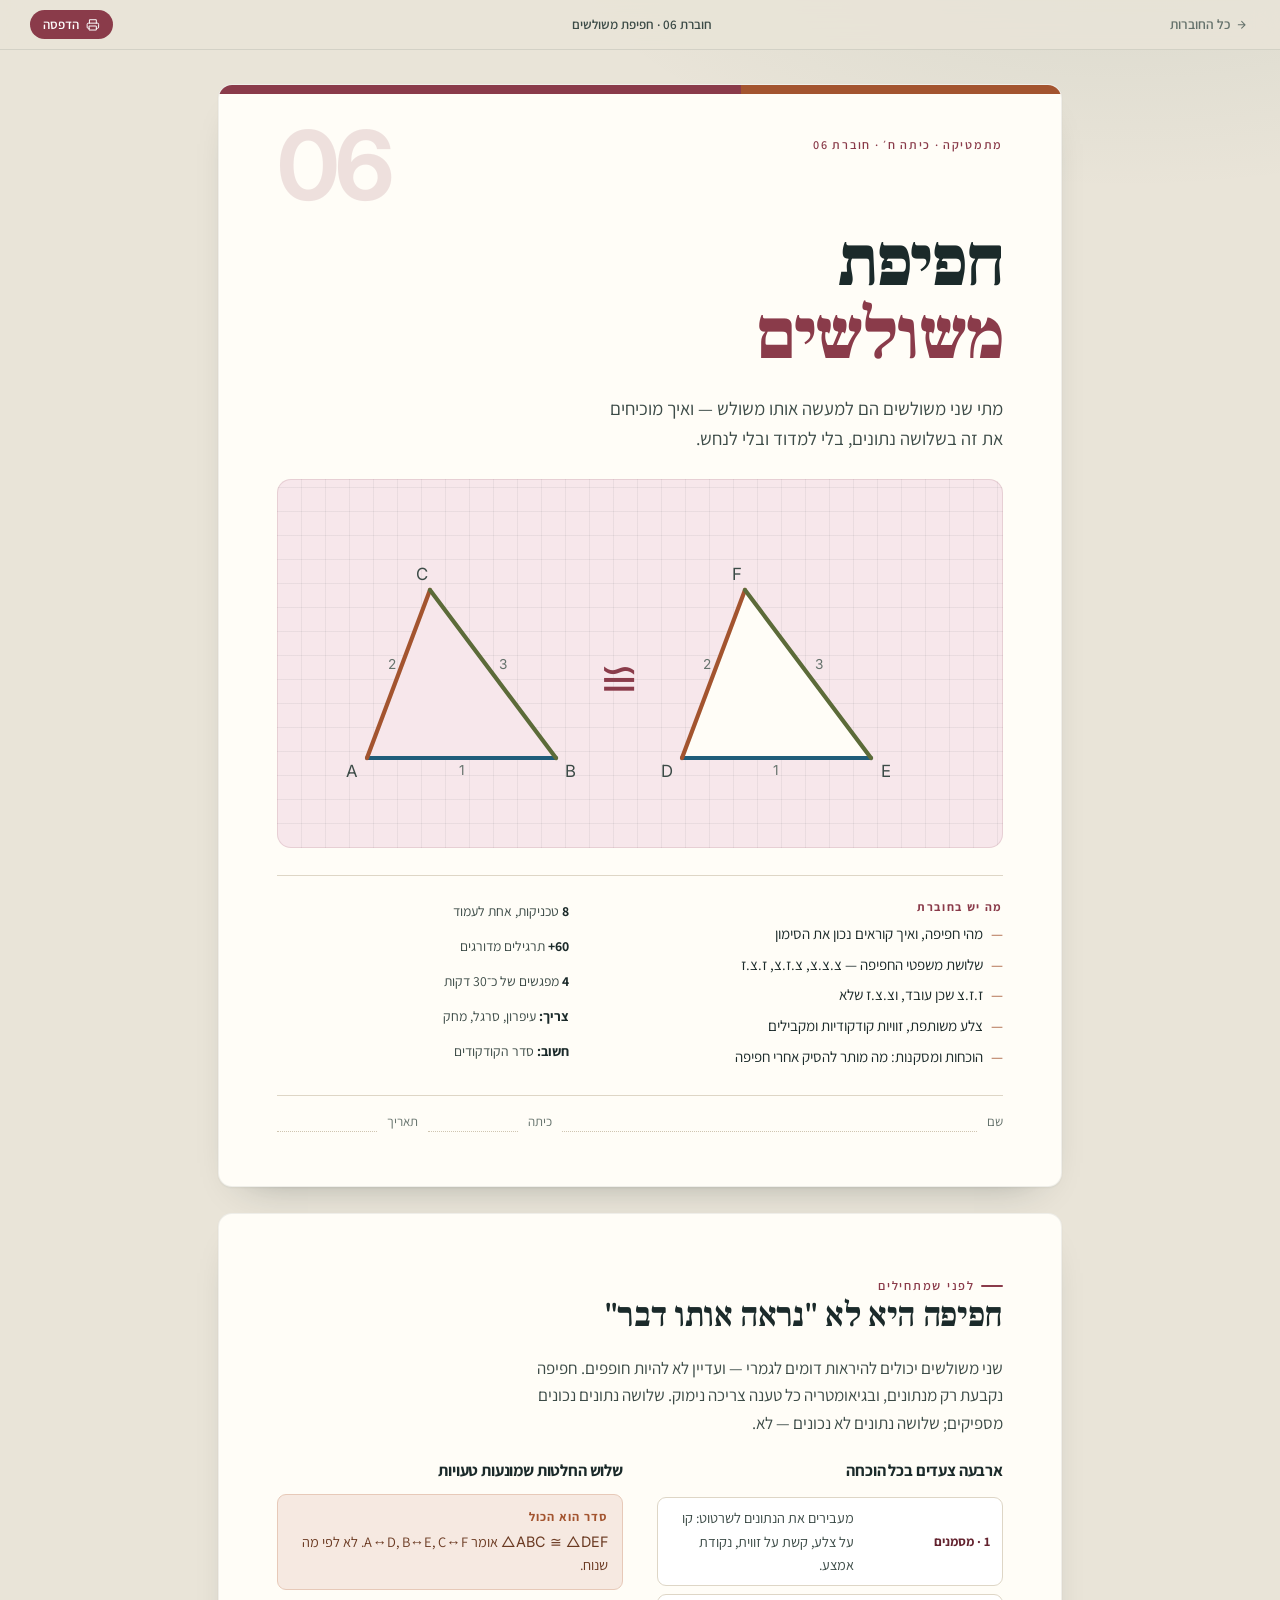
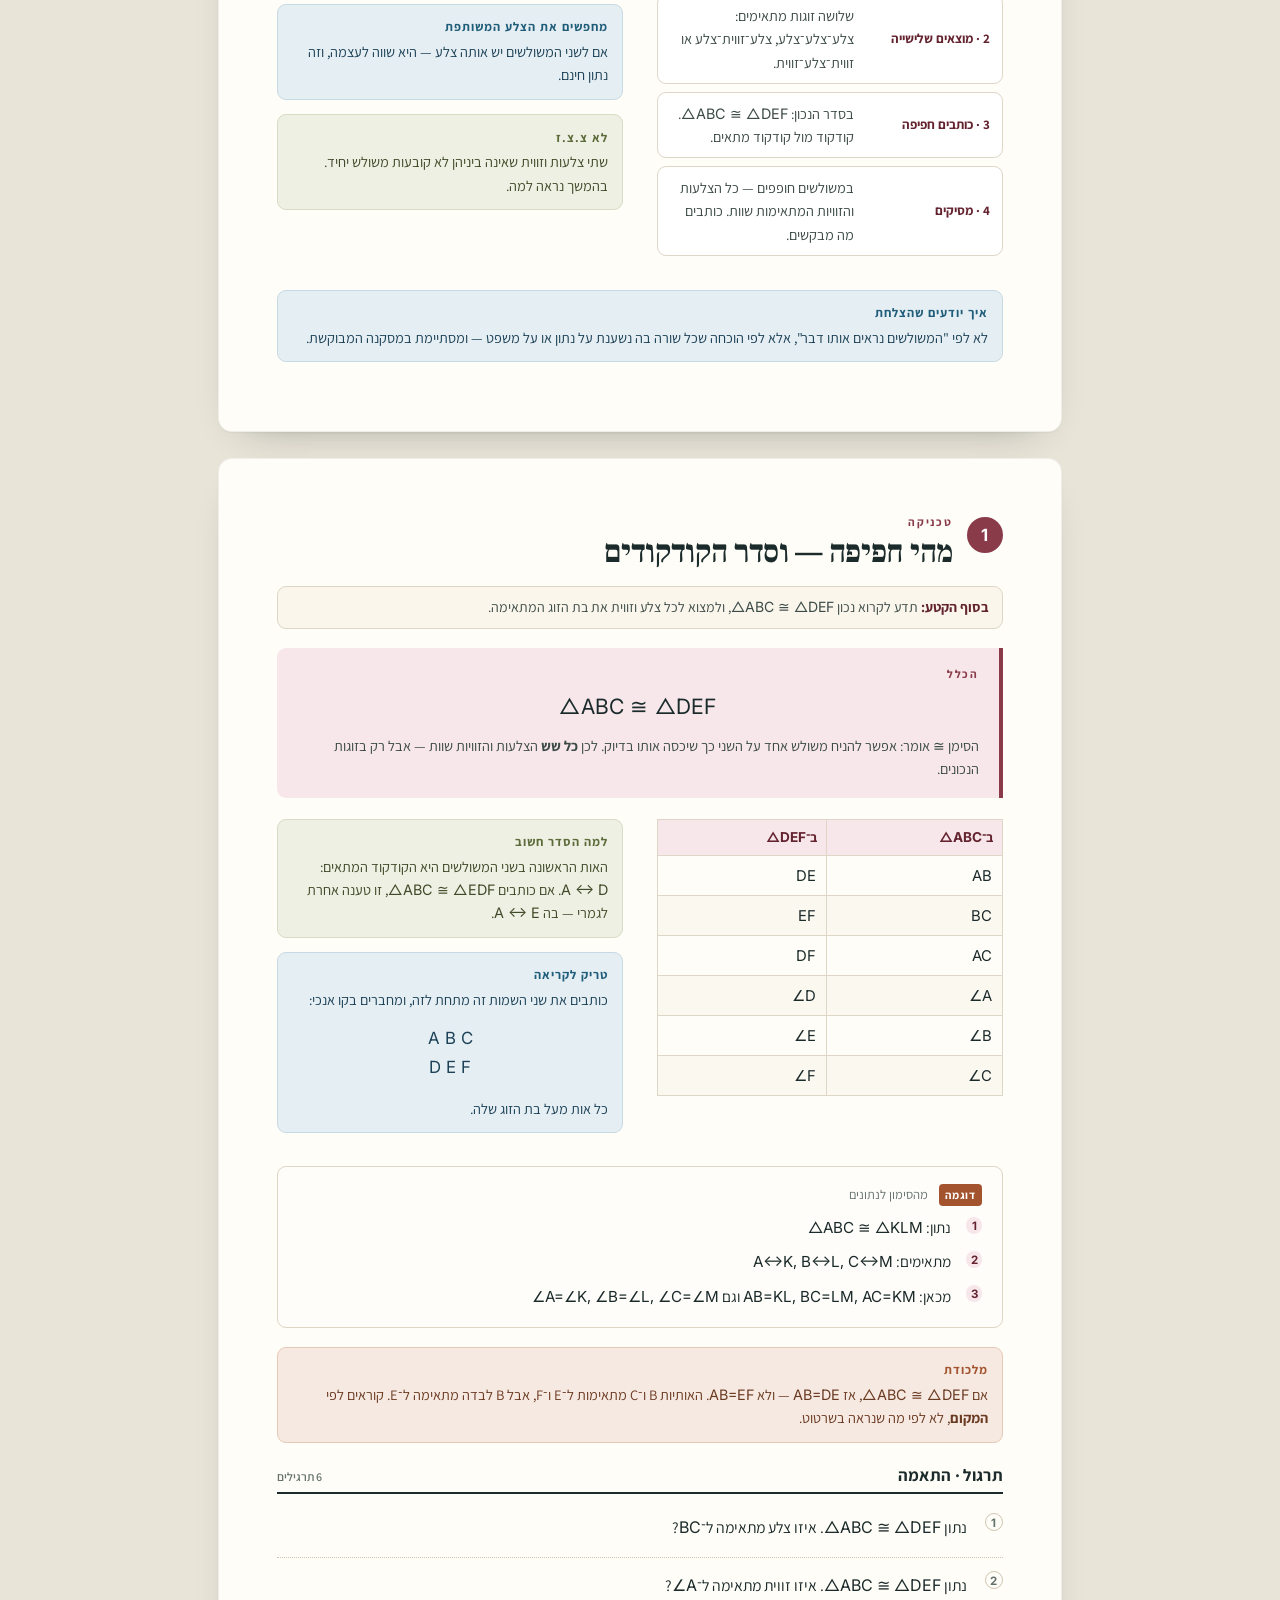
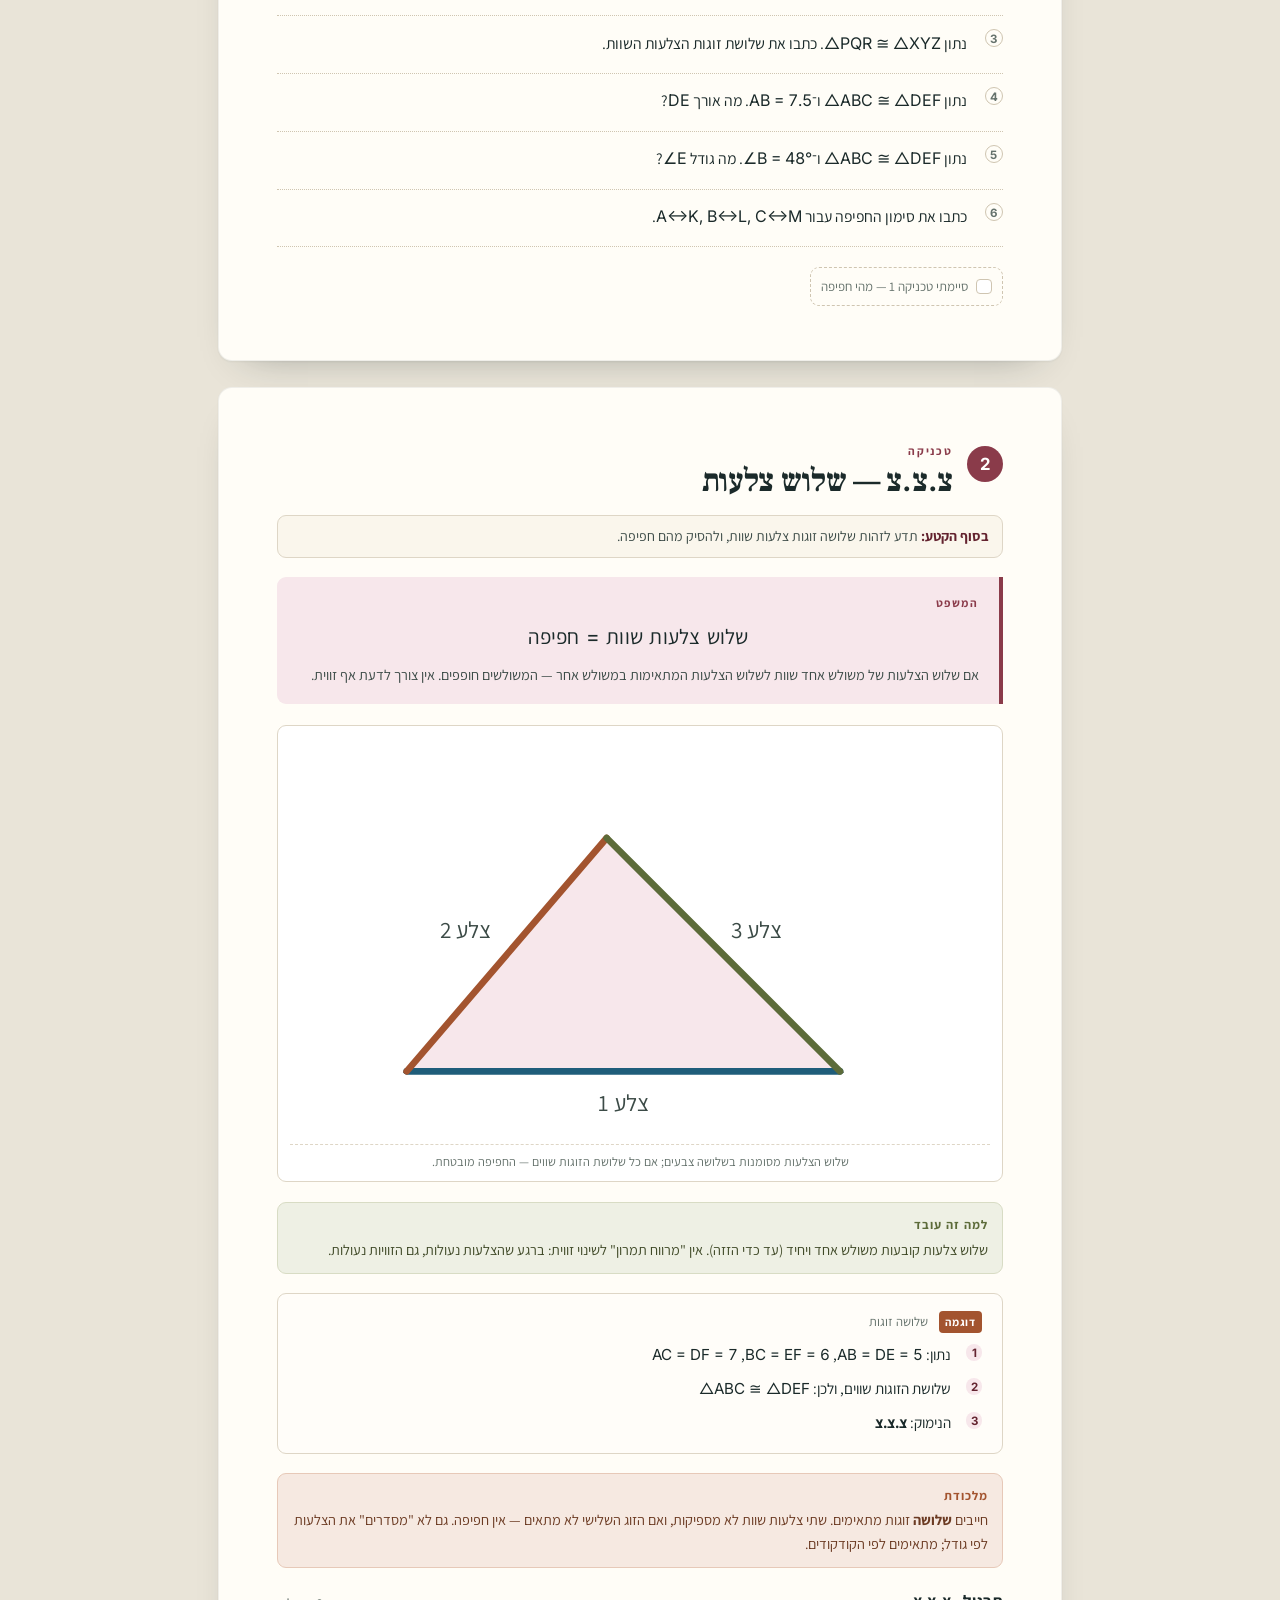
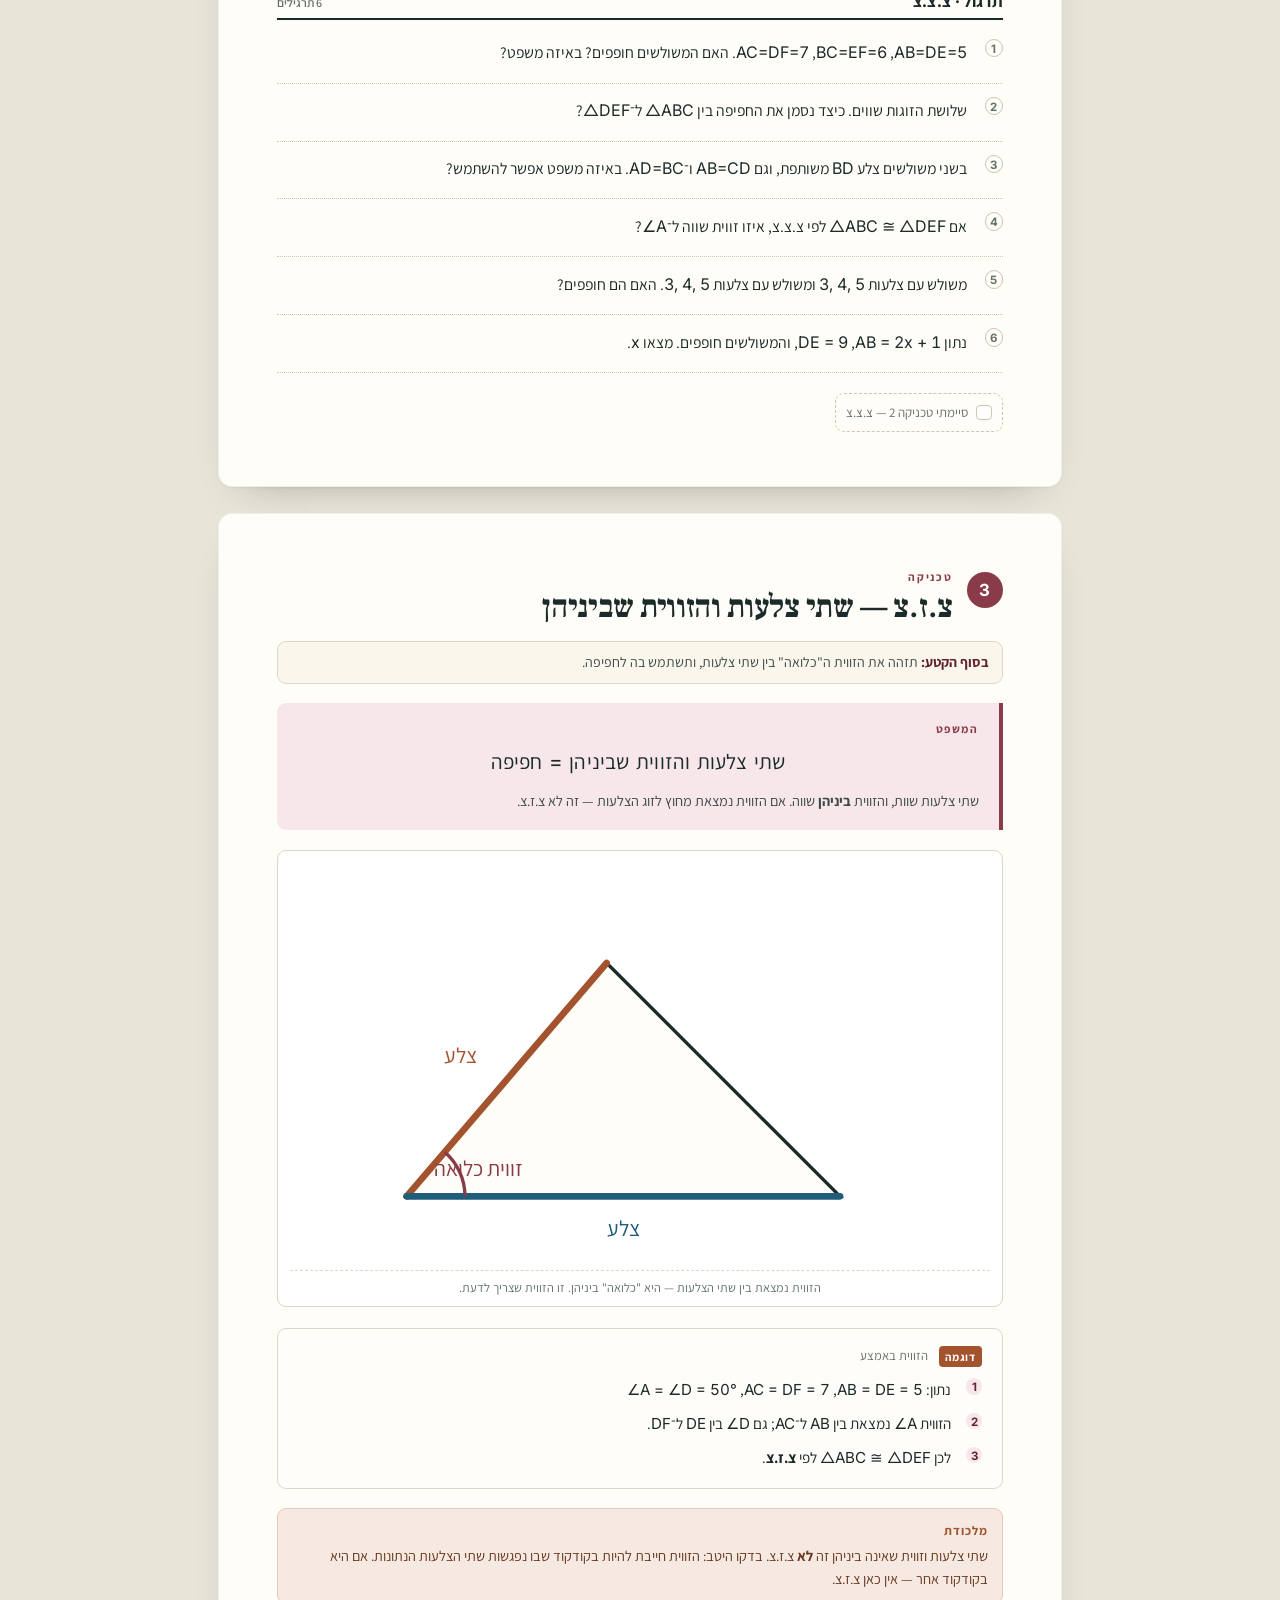
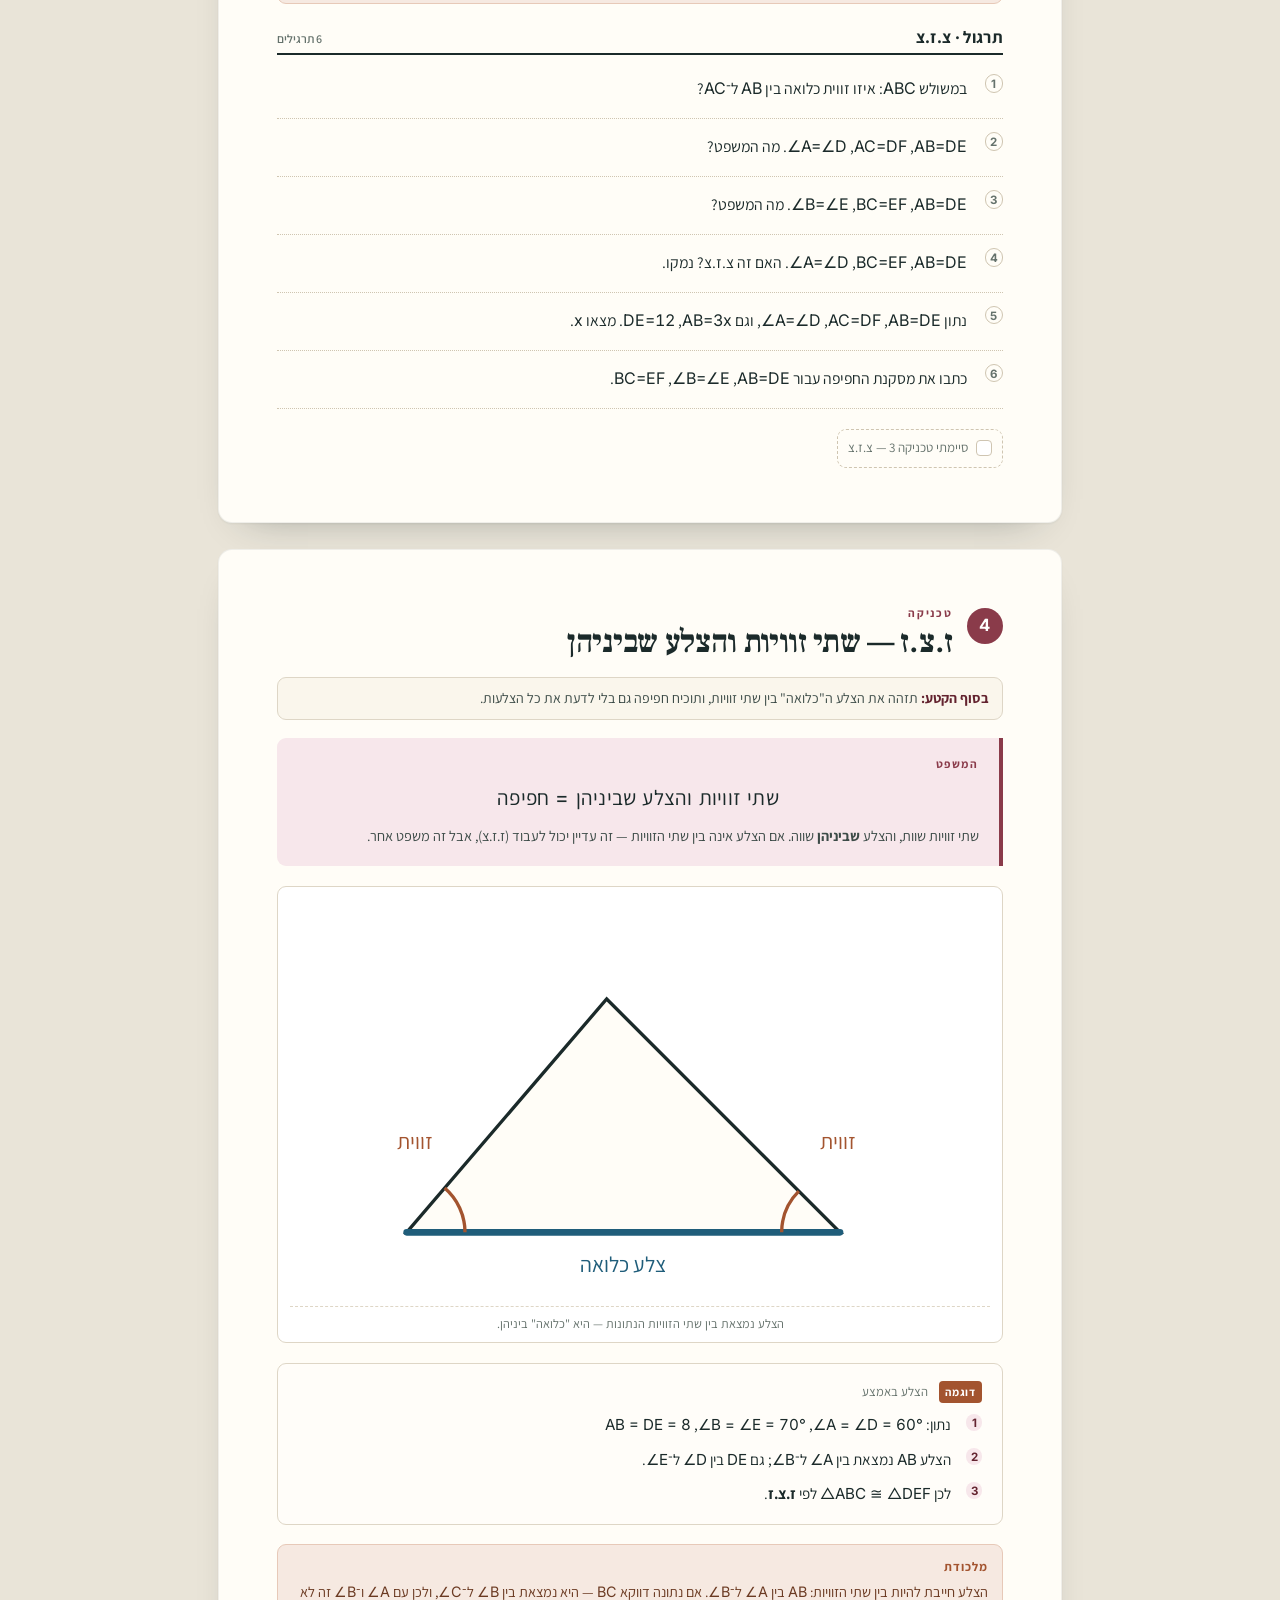
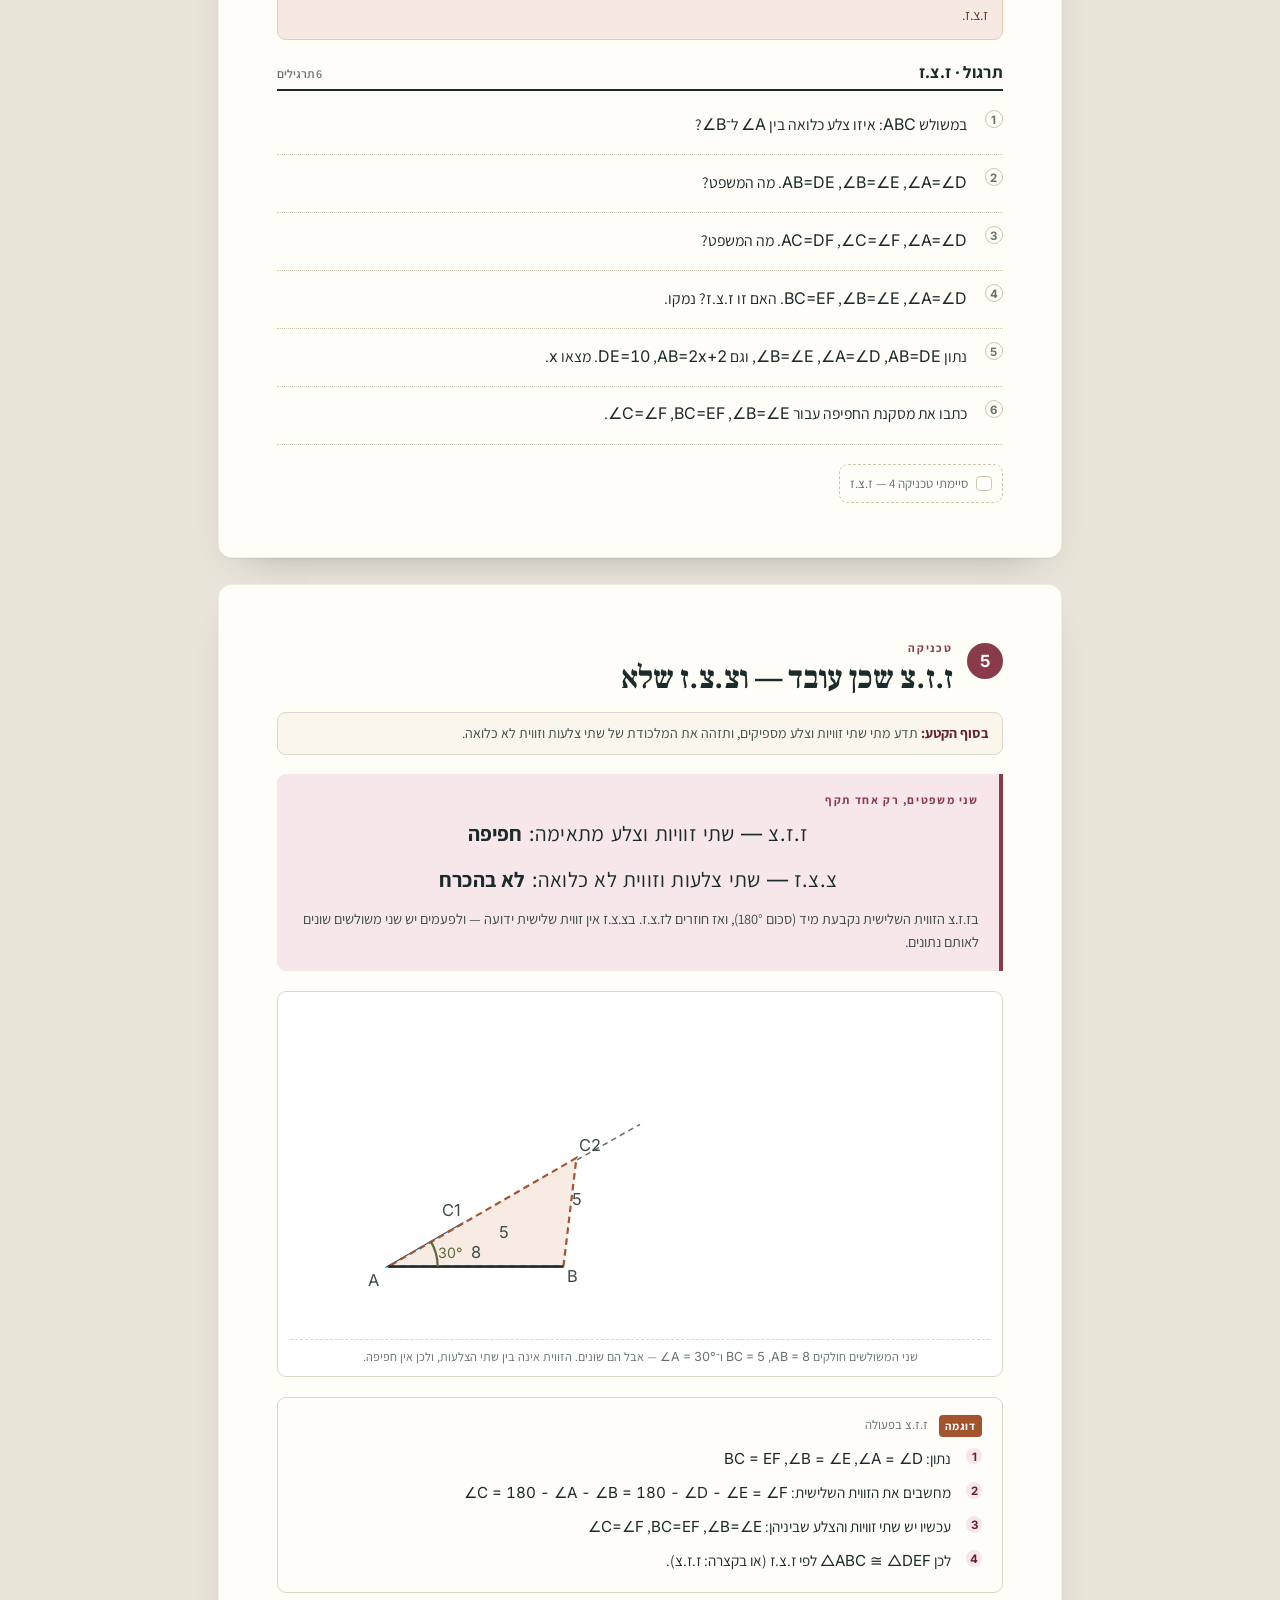
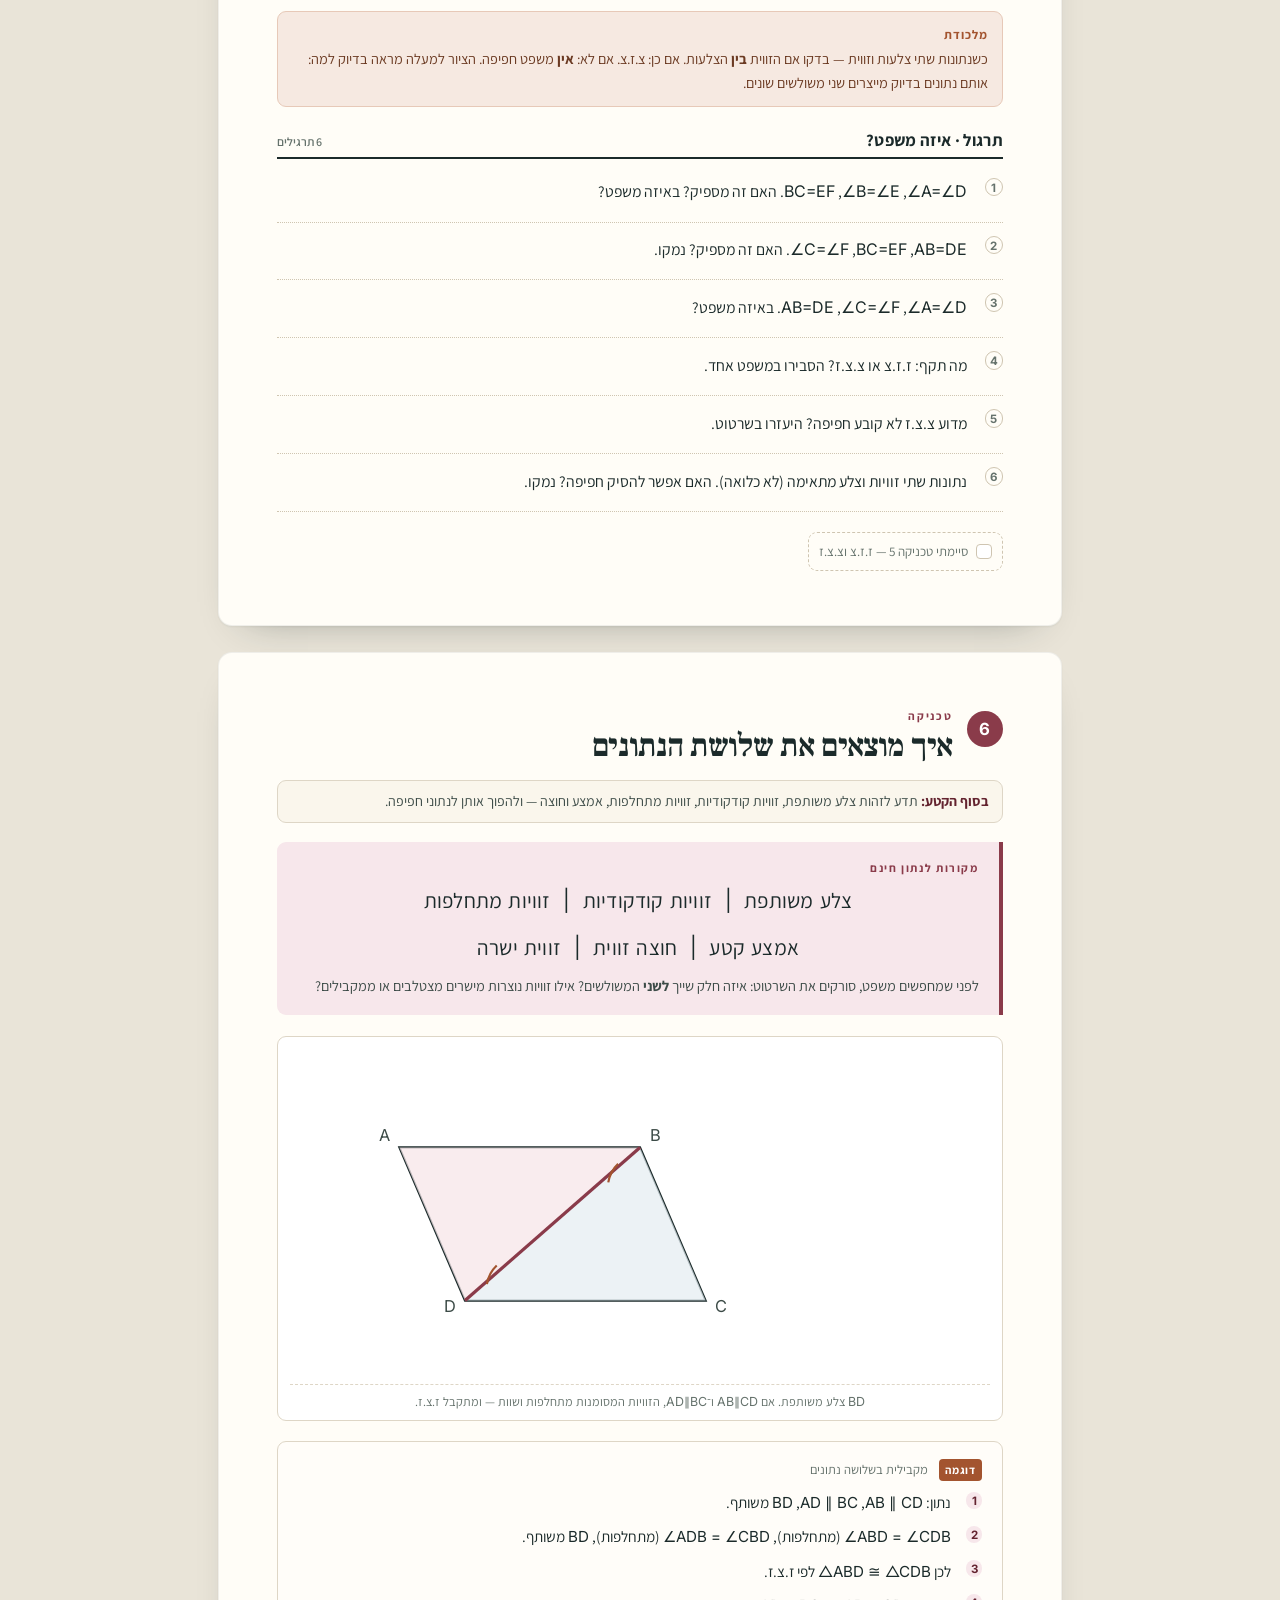
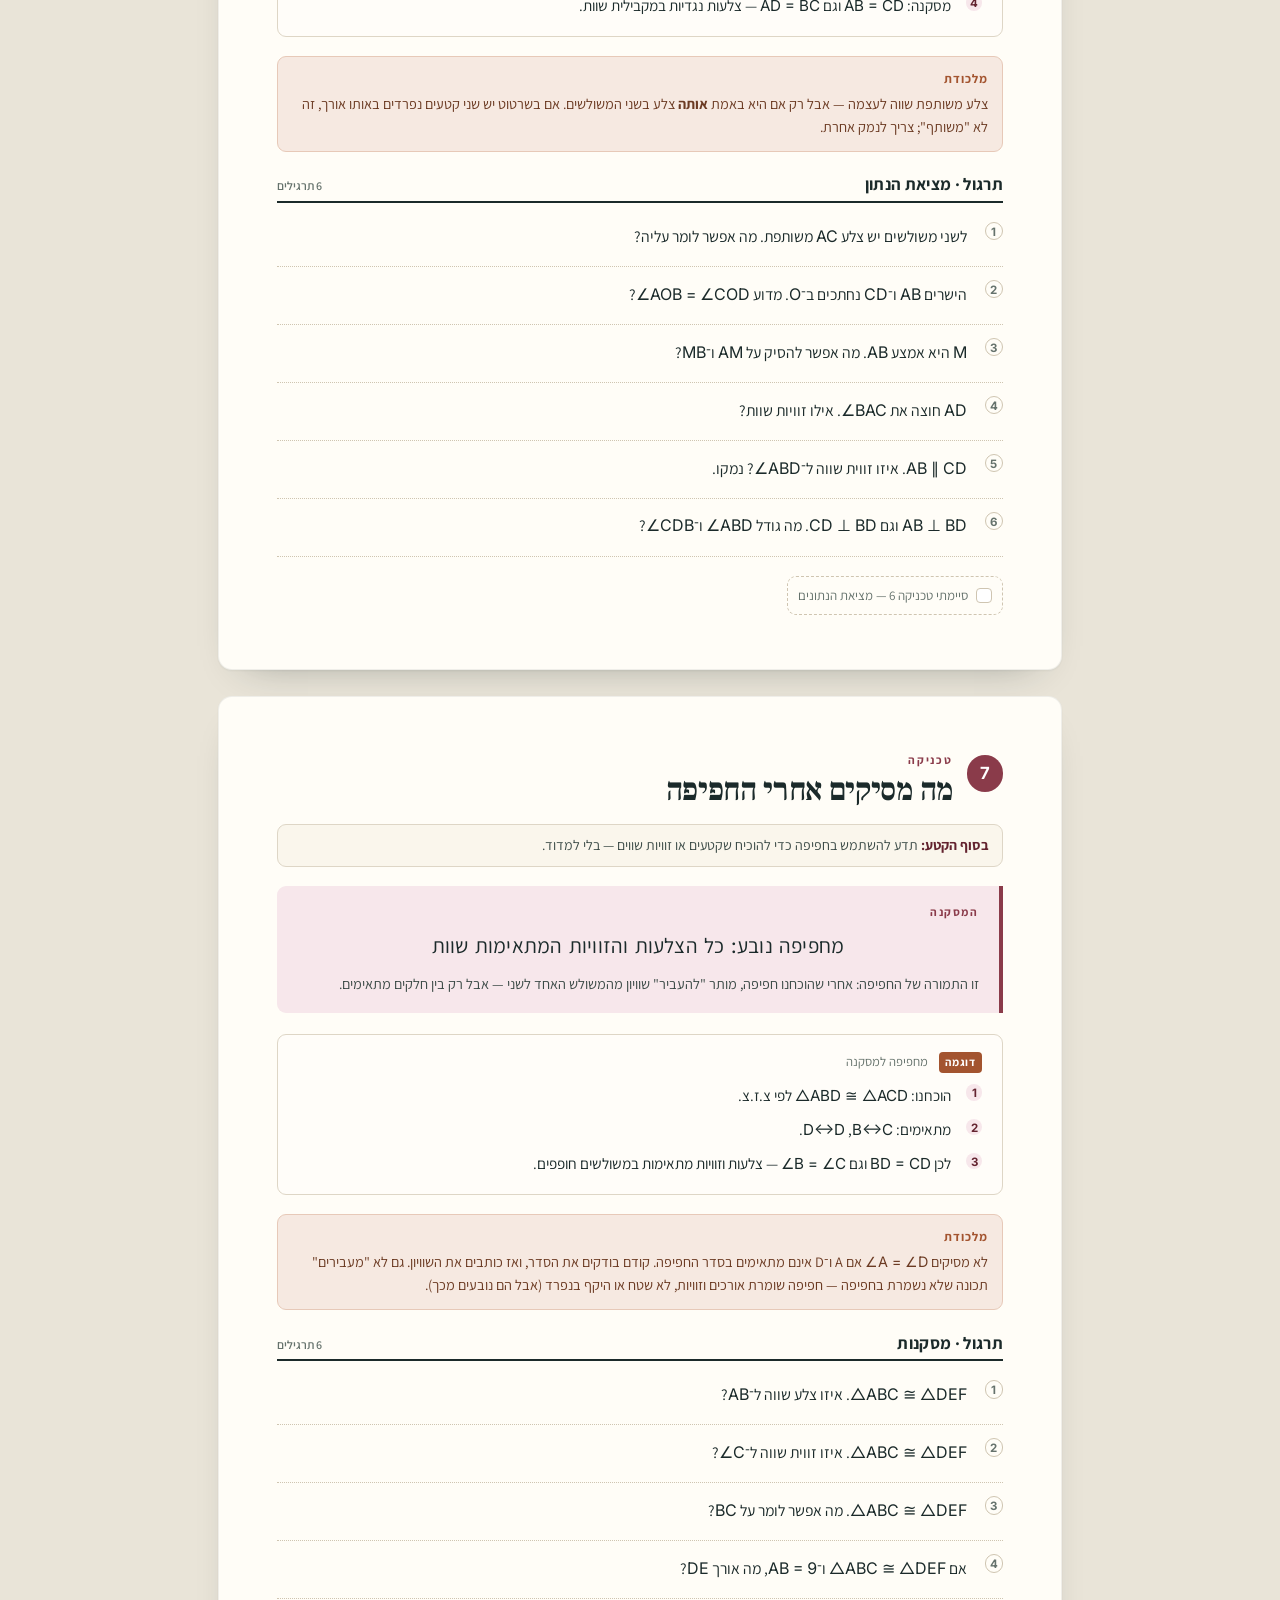
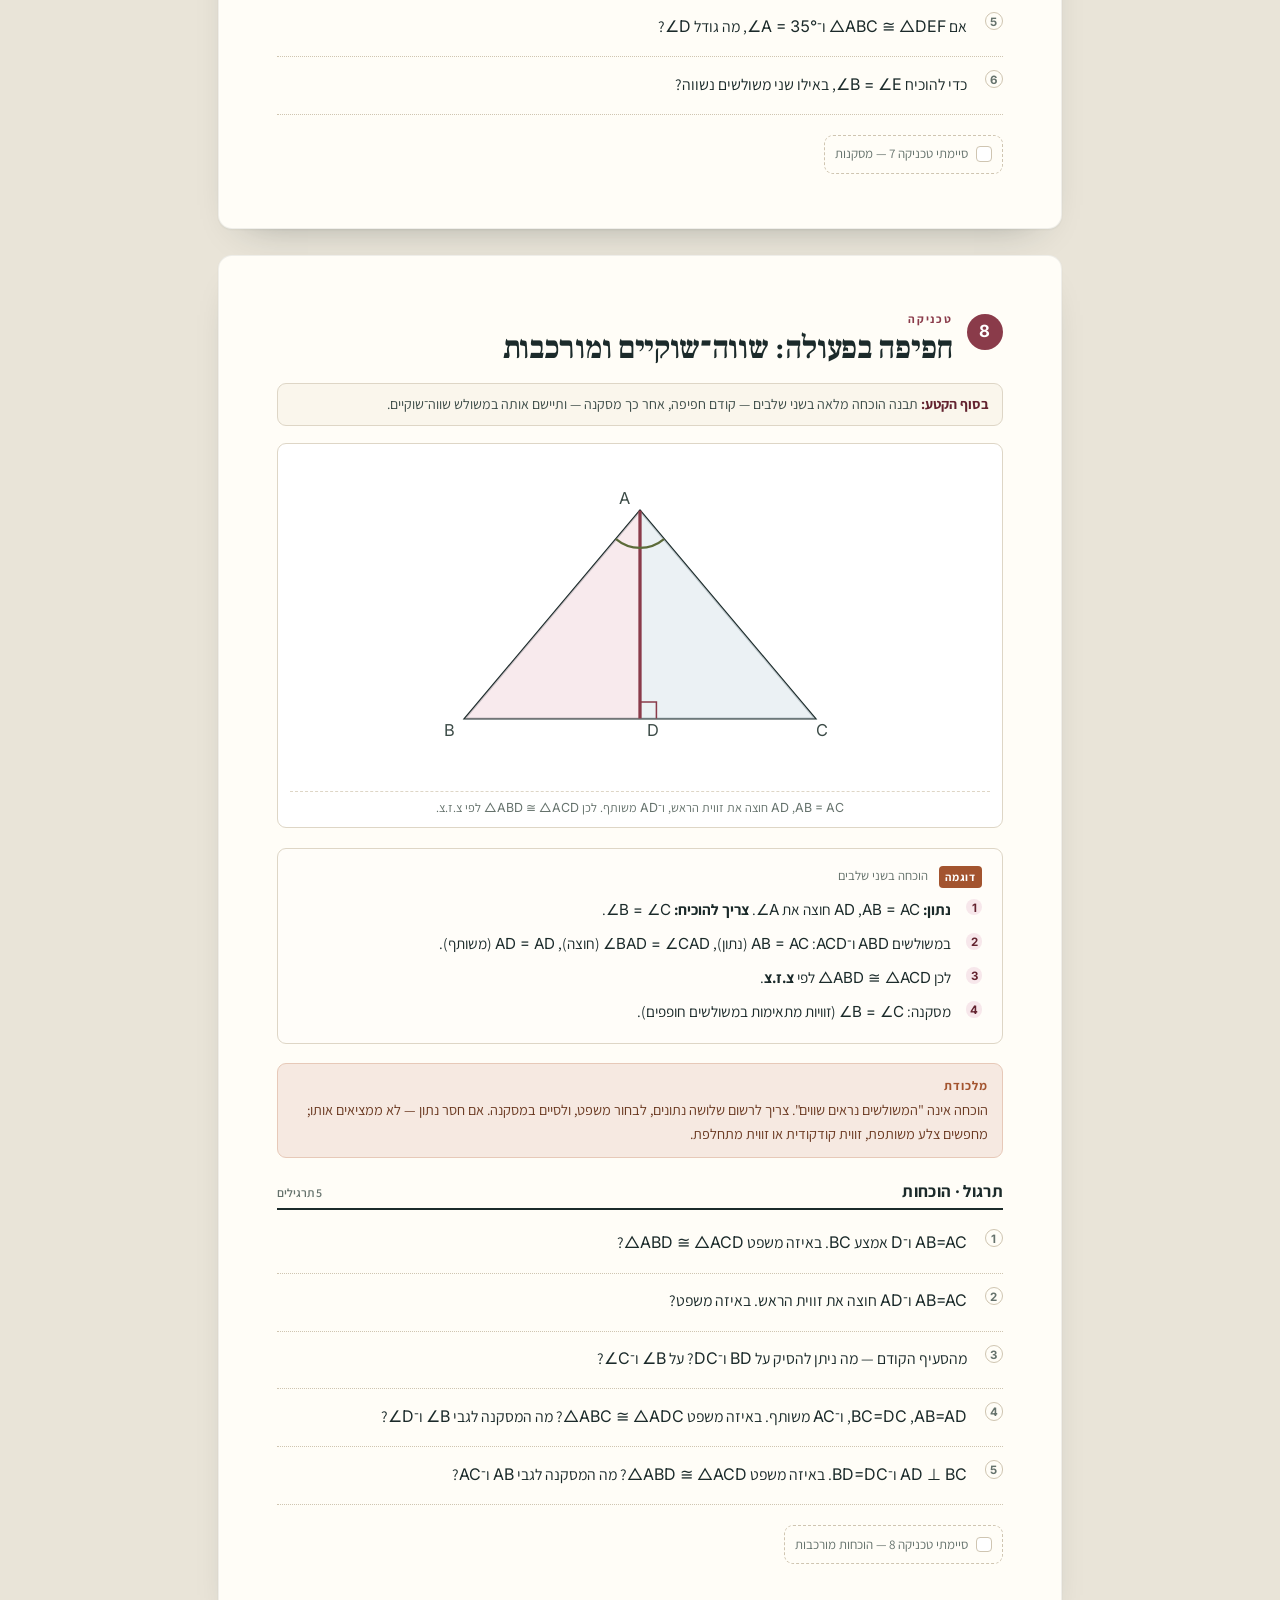
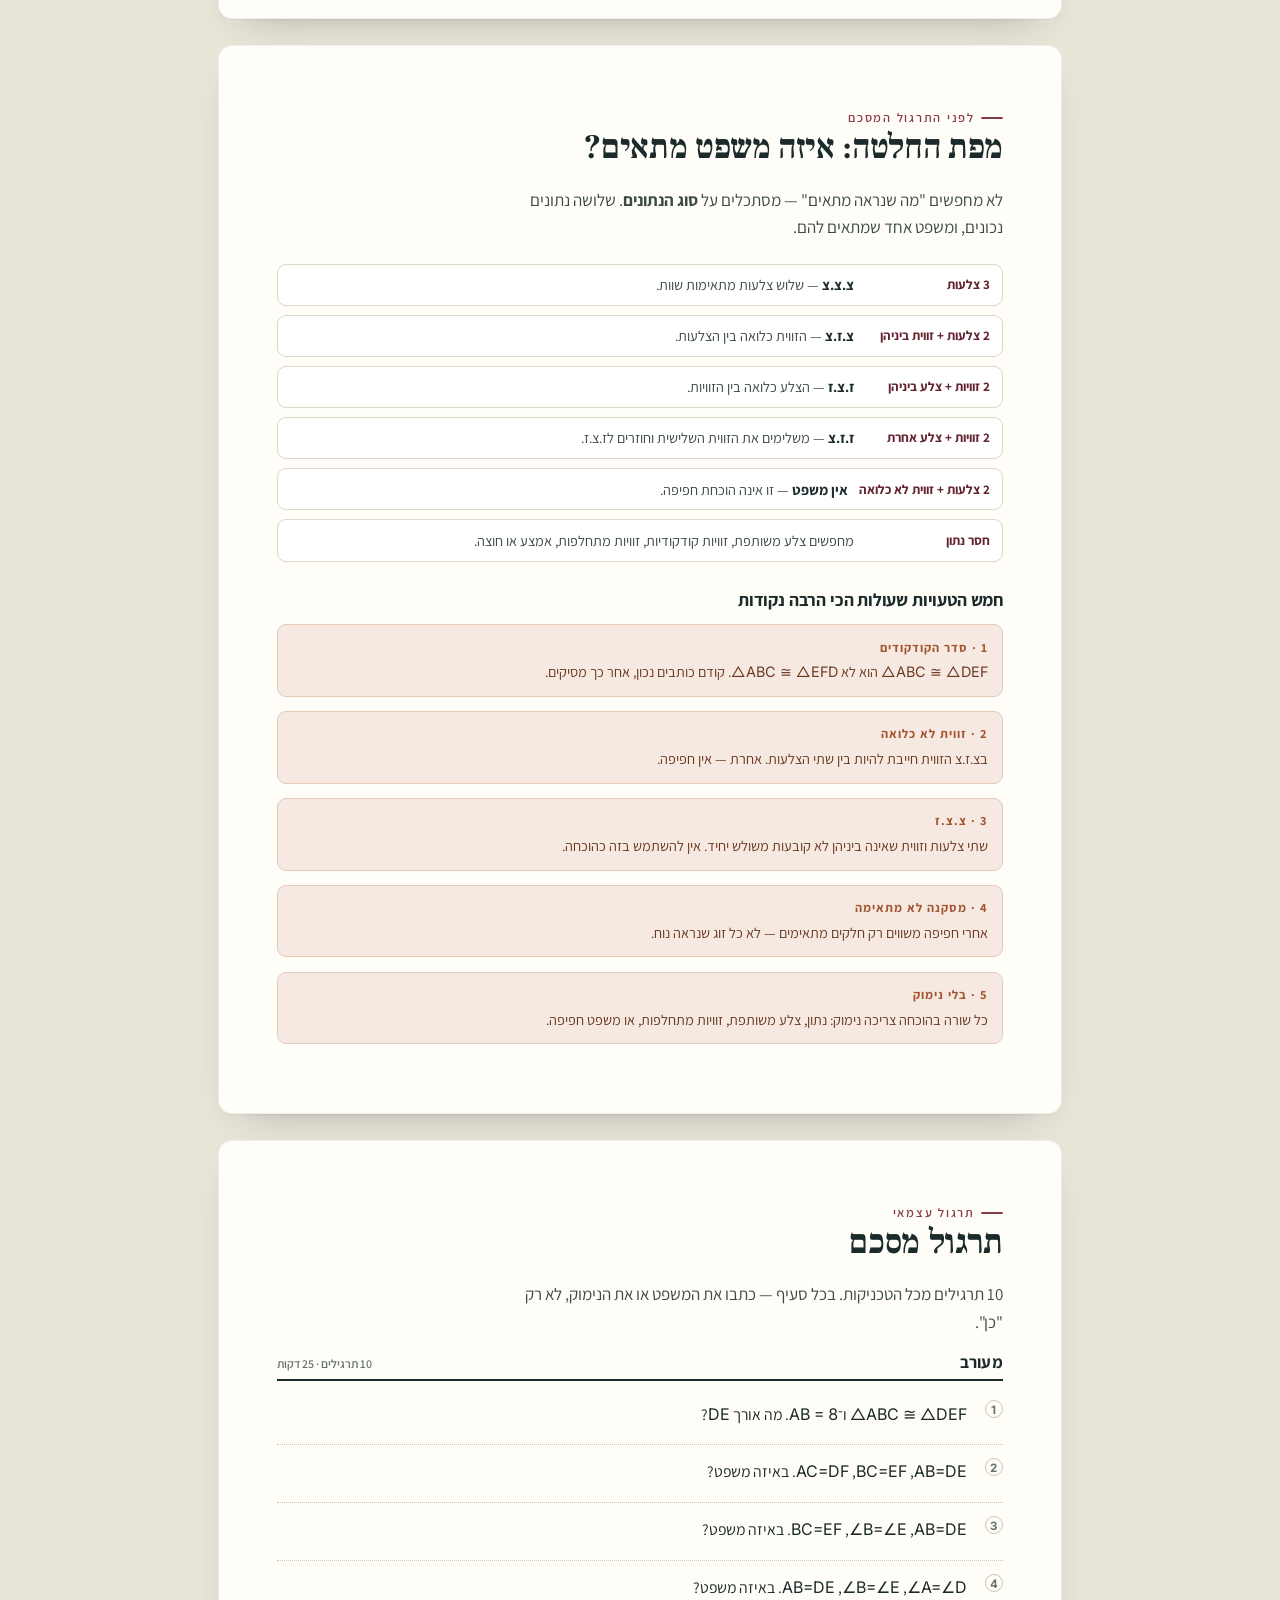
<file: booklets/06-congruence.html>
<!DOCTYPE html>
<html lang="he" dir="rtl">
<head>
<meta charset="utf-8">
<meta name="viewport" content="width=device-width, initial-scale=1">
<meta name="color-scheme" content="light">
<title>חוברת 06 · חפיפת משולשים — מתמטיקה כיתה ח׳</title>
<meta name="description" content="חוברת עבודה: מהי חפיפה, משפטי צ.צ.צ, צ.ז.צ, ז.צ.ז וז.ז.צ, למה צ.צ.ז לא עובד, והוכחות עם צלע משותפת.">
<meta name="theme-color" content="#8a3b4a">
<link rel="icon" href="data:image/svg+xml,%3Csvg xmlns='http://www.w3.org/2000/svg' viewBox='0 0 32 32'%3E%3Crect width='32' height='32' rx='7' fill='%238a3b4a'/%3E%3Cpath d='M6 24L14 8l8 16zM18 20l4-8 4 8z' fill='none' stroke='%23fff' stroke-width='1.8' stroke-linejoin='round'/%3E%3C/svg%3E">
<link rel="preconnect" href="https://fonts.googleapis.com">
<link rel="preconnect" href="https://fonts.gstatic.com" crossorigin>
<link href="https://fonts.googleapis.com/css2?family=Assistant:wght@300;400;600;700&amp;family=Frank+Ruhl+Libre:wght@500;700;900&amp;family=Inter:wght@400;500;700&amp;display=swap" rel="stylesheet">
<link rel="stylesheet" href="../assets/base.css">
<link rel="stylesheet" href="../assets/booklet.css">
</head>
<body class="booklet" style="--accent:#8a3b4a;--accent-2:#63232f;--accent-soft:#f7e7eb">
<header class="topbar no-print">
  <a class="backlink" href="../index.html">
    <svg viewBox="0 0 24 24" aria-hidden="true"><path d="M10 6l6 6-6 6M16 12H4" fill="none" stroke="currentColor" stroke-width="1.8" stroke-linecap="round" stroke-linejoin="round"/></svg>
    כל החוברות
  </a>
  <span class="topbar-title">חוברת 06 · חפיפת משולשים</span>
  <button class="btn" data-print type="button">
    <svg viewBox="0 0 24 24" aria-hidden="true"><path d="M6 9V3h12v6M6 18H4a2 2 0 0 1-2-2v-5a2 2 0 0 1 2-2h16a2 2 0 0 1 2 2v5a2 2 0 0 1-2 2h-2M6 14h12v7H6z" fill="none" stroke="currentColor" stroke-width="1.7" stroke-linecap="round" stroke-linejoin="round"/></svg>
    הדפסה
  </button>
</header>
<span class="sr-only doc-title">חוברת 06 · חפיפת משולשים</span>

<main class="paper">

<!-- ================= שער ================= -->
<section class="sheet cover">
  <div class="cover-head">
    <div class="cover-series">מתמטיקה · כיתה ח׳ · חוברת 06</div>
    <div class="cover-mark" aria-hidden="true">06</div>
  </div>
  <h1>חפיפת<br><em>משולשים</em></h1>
  <p class="cover-lede">מתי שני משולשים הם למעשה אותו משולש — ואיך מוכיחים את זה בשלושה נתונים, בלי למדוד ובלי לנחש.</p>

  <div class="cover-art" aria-hidden="true">
    <svg viewBox="0 0 640 300" role="img" aria-label="שני משולשים חופפים שצלעות מתאימות מסומנות באותם צבעים">
      <path d="M60 240 L240 240 L120 80 Z" fill="#f7e7eb" stroke="#1b2a2a" stroke-width="2"/>
      <path d="M360 240 L540 240 L420 80 Z" fill="#fffdf7" stroke="#1b2a2a" stroke-width="2"/>
      <g stroke-width="4" stroke-linecap="round">
        <line x1="60" y1="240" x2="240" y2="240" stroke="#1f5d7a"/>
        <line x1="60" y1="240" x2="120" y2="80" stroke="#a3542f"/>
        <line x1="240" y1="240" x2="120" y2="80" stroke="#5c6b39"/>
        <line x1="360" y1="240" x2="540" y2="240" stroke="#1f5d7a"/>
        <line x1="360" y1="240" x2="420" y2="80" stroke="#a3542f"/>
        <line x1="540" y1="240" x2="420" y2="80" stroke="#5c6b39"/>
      </g>
      <g font-family="Inter,Arial,sans-serif" font-size="13" fill="#65726c" text-anchor="middle">
        <text x="150" y="256">1</text>
        <text x="84" y="155">2</text>
        <text x="190" y="155">3</text>
        <text x="450" y="256">1</text>
        <text x="384" y="155">2</text>
        <text x="490" y="155">3</text>
      </g>
      <g font-family="Inter,Arial,sans-serif" font-size="16" fill="#3c4b47" text-anchor="middle">
        <text x="46" y="258">A</text><text x="254" y="258">B</text><text x="112" y="70">C</text>
        <text x="346" y="258">D</text><text x="554" y="258">E</text><text x="412" y="70">F</text>
      </g>
      <text x="300" y="180" font-family="Inter,Arial,sans-serif" font-size="46" fill="#8a3b4a" text-anchor="middle">≅</text>
    </svg>
  </div>

  <div class="cover-grid">
    <div>
      <h4>מה יש בחוברת</h4>
      <ul class="cover-list">
        <li>מהי חפיפה, ואיך קוראים נכון את הסימון</li>
        <li>שלושת משפטי החפיפה — צ.צ.צ, צ.ז.צ, ז.צ.ז</li>
        <li>ז.ז.צ שכן עובד, וצ.צ.ז שלא</li>
        <li>צלע משותפת, זוויות קודקודיות ומקבילים</li>
        <li>הוכחות ומסקנות: מה מותר להסיק אחרי חפיפה</li>
      </ul>
    </div>
    <div class="cover-facts">
      <div><b>8</b> טכניקות, אחת לעמוד</div>
      <div><b>60+</b> תרגילים מדורגים</div>
      <div><b>4</b> מפגשים של כ־30 דקות</div>
      <div><b>צריך:</b> עיפרון, סרגל, מחק</div>
      <div><b>חשוב:</b> סדר הקודקודים</div>
    </div>
  </div>
  <div class="cover-foot">
    <span>שם</span><span class="fill"></span>
    <span>כיתה</span><span class="fill" style="max-width:70px"></span>
    <span>תאריך</span><span class="fill" style="max-width:100px"></span>
  </div>
</section>

<!-- ================= איך עובדים ================= -->
<section class="sheet">
  <span class="kicker">לפני שמתחילים</span>
  <h2>חפיפה היא לא "נראה אותו דבר"</h2>
  <p class="lead">שני משולשים יכולים להיראות דומים לגמרי — ועדיין לא להיות חופפים. חפיפה נקבעת רק מנתונים, ובגיאומטריה כל טענה צריכה נימוק. שלושה נתונים נכונים מספיקים; שלושה נתונים לא נכונים — לא.</p>

  <div class="two" style="margin-top:1.4em">
    <div>
      <h3 style="font-size:1.02rem;margin-bottom:.5em">ארבעה צעדים בכל הוכחה</h3>
      <div class="flow">
        <div class="flow-step"><span class="when">1 · מסמנים</span><span class="then">מעבירים את הנתונים לשרטוט: קו על צלע, קשת על זווית, נקודת אמצע.</span></div>
        <div class="flow-step"><span class="when">2 · מוצאים שלישייה</span><span class="then">שלושה זוגות מתאימים: צלע־צלע־צלע, צלע־זווית־צלע או זווית־צלע־זווית.</span></div>
        <div class="flow-step"><span class="when">3 · כותבים חפיפה</span><span class="then">בסדר הנכון: <span class="m">△ABC ≅ △DEF</span>. קודקוד מול קודקוד מתאים.</span></div>
        <div class="flow-step"><span class="when">4 · מסיקים</span><span class="then">במשולשים חופפים — כל הצלעות והזוויות המתאימות שוות. כותבים מה מבקשים.</span></div>
      </div>
    </div>
    <div>
      <h3 style="font-size:1.02rem;margin-bottom:.5em">שלוש החלטות שמונעות טעויות</h3>
      <div class="callout callout--warn"><span class="callout-title">סדר הוא הכול</span><span class="m">△ABC ≅ △DEF</span> אומר A↔D, B↔E, C↔F. לא לפי מה שנוח.</div>
      <div class="callout callout--tip"><span class="callout-title">מחפשים את הצלע המשותפת</span>אם לשני המשולשים יש אותה צלע — היא שווה לעצמה, וזה נתון חינם.</div>
      <div class="callout callout--why"><span class="callout-title">לא צ.צ.ז</span>שתי צלעות וזווית שאינה ביניהן לא קובעות משולש יחיד. בהמשך נראה למה.</div>
    </div>
  </div>

  <div class="callout callout--tip" style="margin-top:1.2em">
    <span class="callout-title">איך יודעים שהצלחת</span>
    לא לפי "המשולשים נראים אותו דבר", אלא לפי הוכחה שכל שורה בה נשענת על נתון או על משפט — ומסתיימת במסקנה המבוקשת.
  </div>
</section>

<!-- ================= 1 ================= -->
<section class="sheet tech">
  <header class="tech-head">
    <span class="tech-num">1</span>
    <div>
      <p class="tech-kicker">טכניקה</p>
      <h2>מהי חפיפה — וסדר הקודקודים</h2>
    </div>
  </header>
  <p class="tech-goal"><b>בסוף הקטע:</b> תדע לקרוא נכון <span class="m">△ABC ≅ △DEF</span>, ולמצוא לכל צלע וזווית את בת הזוג המתאימה.</p>

  <div class="rule-box">
    <p class="rule-label">הכלל</p>
    <div class="eq">△ABC ≅ △DEF</div>
    <p class="rule-note">הסימן <span class="m">≅</span> אומר: אפשר להניח משולש אחד על השני כך שיכסה אותו בדיוק. לכן <b>כל שש</b> הצלעות והזוויות שוות — אבל רק בזוגות הנכונים.</p>
  </div>

  <div class="two">
    <div>
      <table class="table" style="margin-top:0">
        <thead><tr><th>ב־<span class="m">△ABC</span></th><th>ב־<span class="m">△DEF</span></th></tr></thead>
        <tbody>
          <tr><td class="m">AB</td><td class="m">DE</td></tr>
          <tr><td class="m">BC</td><td class="m">EF</td></tr>
          <tr><td class="m">AC</td><td class="m">DF</td></tr>
          <tr><td class="m">∠A</td><td class="m">∠D</td></tr>
          <tr><td class="m">∠B</td><td class="m">∠E</td></tr>
          <tr><td class="m">∠C</td><td class="m">∠F</td></tr>
        </tbody>
      </table>
    </div>
    <div>
      <div class="callout callout--why" style="margin-top:0">
        <span class="callout-title">למה הסדר חשוב</span>
        <p>האות הראשונה בשני המשולשים היא הקודקוד המתאים: <span class="m">A ↔ D</span>. אם כותבים <span class="m">△ABC ≅ △EDF</span>, זו טענה אחרת לגמרי — בה <span class="m">A ↔ E</span>.</p>
      </div>
      <div class="callout callout--tip">
        <span class="callout-title">טריק לקריאה</span>
        <p>כותבים את שני השמות זה מתחת לזה, ומחברים בקו אנכי:</p>
        <p class="m" style="direction:ltr;text-align:center;font-size:1.05rem;line-height:1.7">A B C<br>D E F</p>
        <p>כל אות מעל בת הזוג שלה.</p>
      </div>
    </div>
  </div>

  <div class="example">
    <div class="example-head"><span class="tag">דוגמה</span><span class="hint">מהסימון לנתונים</span></div>
    <ol class="steps">
      <li>נתון: <span class="m">△ABC ≅ △KLM</span></li>
      <li>מתאימים: <span class="m">A↔K, B↔L, C↔M</span></li>
      <li>מכאן: <span class="m">AB=KL, BC=LM, AC=KM</span> וגם <span class="m">∠A=∠K, ∠B=∠L, ∠C=∠M</span></li>
    </ol>
  </div>

  <div class="callout callout--warn">
    <span class="callout-title">מלכודת</span>
    <p>אם <span class="m">△ABC ≅ △DEF</span>, אז <span class="m">AB=DE</span> — ולא <span class="m">AB=EF</span>. האותיות B ו־C מתאימות ל־E ו־F, אבל B לבדה מתאימה ל־E. קוראים לפי <b>המקום</b>, לא לפי מה שנראה בשרטוט.</p>
  </div>

  <div class="drill">
    <div class="drill-head"><h3>תרגול · התאמה</h3><span class="count">6 תרגילים</span></div>
    <ol class="ex ex--wide">
      <li>נתון <span class="m">△ABC ≅ △DEF</span>. איזו צלע מתאימה ל־<span class="m">BC</span>?</li>
      <li>נתון <span class="m">△ABC ≅ △DEF</span>. איזו זווית מתאימה ל־<span class="m">∠A</span>?</li>
      <li>נתון <span class="m">△PQR ≅ △XYZ</span>. כתבו את שלושת זוגות הצלעות השוות.</li>
      <li>נתון <span class="m">△ABC ≅ △DEF</span> ו־<span class="m">AB = 7.5</span>. מה אורך <span class="m">DE</span>?</li>
      <li>נתון <span class="m">△ABC ≅ △DEF</span> ו־<span class="m">∠B = 48°</span>. מה גודל <span class="m">∠E</span>?</li>
      <li>כתבו את סימון החפיפה עבור <span class="m">A↔K, B↔L, C↔M</span>.</li>
    </ol>
  </div>

  <label class="done"><input type="checkbox" data-key="c6-t1"> סיימתי טכניקה 1 — מהי חפיפה</label>
</section>

<!-- ================= 2 ================= -->
<section class="sheet tech">
  <header class="tech-head">
    <span class="tech-num">2</span>
    <div>
      <p class="tech-kicker">טכניקה</p>
      <h2>צ.צ.צ — שלוש צלעות</h2>
    </div>
  </header>
  <p class="tech-goal"><b>בסוף הקטע:</b> תדע לזהות שלושה זוגות צלעות שוות, ולהסיק מהם חפיפה.</p>

  <div class="rule-box">
    <p class="rule-label">המשפט</p>
    <div class="eq">שלוש צלעות שוות = חפיפה</div>
    <p class="rule-note">אם שלוש הצלעות של משולש אחד שוות לשלוש הצלעות המתאימות במשולש אחר — המשולשים חופפים. אין צורך לדעת אף זווית.</p>
  </div>

  <figure class="fig">
    <svg viewBox="0 0 420 240" role="img" aria-label="משולש שכל שלוש צלעותיו מסומנות, המחשה לצ.צ.צ">
      <path d="M70 200 L330 200 L190 60 Z" fill="#f7e7eb" stroke="#1b2a2a" stroke-width="2"/>
      <g stroke-width="4" stroke-linecap="round">
        <line x1="70" y1="200" x2="330" y2="200" stroke="#1f5d7a"/>
        <line x1="70" y1="200" x2="190" y2="60" stroke="#a3542f"/>
        <line x1="330" y1="200" x2="190" y2="60" stroke="#5c6b39"/>
      </g>
      <g font-family="Assistant,Arial,sans-serif" font-size="14" fill="#3c4b47" text-anchor="middle">
        <text x="200" y="224">צלע 1</text>
        <text x="105" y="120">צלע 2</text>
        <text x="280" y="120">צלע 3</text>
      </g>
    </svg>
    <figcaption>שלוש הצלעות מסומנות בשלושה צבעים; אם כל שלושת הזוגות שווים — החפיפה מובטחת.</figcaption>
  </figure>

  <div class="callout callout--why">
    <span class="callout-title">למה זה עובד</span>
    <p>שלוש צלעות קובעות משולש אחד ויחיד (עד כדי הזזה). אין "מרווח תמרון" לשינוי זווית: ברגע שהצלעות נעולות, גם הזוויות נעולות.</p>
  </div>

  <div class="example">
    <div class="example-head"><span class="tag">דוגמה</span><span class="hint">שלושה זוגות</span></div>
    <ol class="steps">
      <li>נתון: <span class="m">AB = DE = 5</span>, <span class="m">BC = EF = 6</span>, <span class="m">AC = DF = 7</span></li>
      <li>שלושת הזוגות שווים, ולכן: <span class="m">△ABC ≅ △DEF</span></li>
      <li>הנימוק: <b>צ.צ.צ</b></li>
    </ol>
  </div>

  <div class="callout callout--warn">
    <span class="callout-title">מלכודת</span>
    <p>חייבים <b>שלושה</b> זוגות מתאימים. שתי צלעות שוות לא מספיקות, ואם הזוג השלישי לא מתאים — אין חפיפה. גם לא "מסדרים" את הצלעות לפי גודל; מתאימים לפי הקודקודים.</p>
  </div>

  <div class="drill">
    <div class="drill-head"><h3>תרגול · צ.צ.צ</h3><span class="count">6 תרגילים</span></div>
    <ol class="ex ex--wide">
      <li><span class="m">AB=DE=5</span>, <span class="m">BC=EF=6</span>, <span class="m">AC=DF=7</span>. האם המשולשים חופפים? באיזה משפט?</li>
      <li>שלושת הזוגות שווים. כיצד נסמן את החפיפה בין <span class="m">△ABC</span> ל־<span class="m">△DEF</span>?</li>
      <li>בשני משולשים צלע <span class="m">BD</span> משותפת, וגם <span class="m">AB=CD</span> ו־<span class="m">AD=BC</span>. באיזה משפט אפשר להשתמש?</li>
      <li>אם <span class="m">△ABC ≅ △DEF</span> לפי צ.צ.צ, איזו זווית שווה ל־<span class="m">∠A</span>?</li>
      <li>משולש עם צלעות <span class="m">3, 4, 5</span> ומשולש עם צלעות <span class="m">3, 4, 5</span>. האם הם חופפים?</li>
      <li>נתון <span class="m">AB = 2x + 1</span>, <span class="m">DE = 9</span>, והמשולשים חופפים. מצאו <span class="m">x</span>.</li>
    </ol>
  </div>

  <label class="done"><input type="checkbox" data-key="c6-t2"> סיימתי טכניקה 2 — צ.צ.צ</label>
</section>

<!-- ================= 3 ================= -->
<section class="sheet tech">
  <header class="tech-head">
    <span class="tech-num">3</span>
    <div>
      <p class="tech-kicker">טכניקה</p>
      <h2>צ.ז.צ — שתי צלעות והזווית שביניהן</h2>
    </div>
  </header>
  <p class="tech-goal"><b>בסוף הקטע:</b> תזהה את הזווית ה"כלואה" בין שתי צלעות, ותשתמש בה לחפיפה.</p>

  <div class="rule-box">
    <p class="rule-label">המשפט</p>
    <div class="eq">שתי צלעות והזווית שביניהן = חפיפה</div>
    <p class="rule-note">שתי צלעות שוות, והזווית <b>ביניהן</b> שווה. אם הזווית נמצאת מחוץ לזוג הצלעות — זה לא צ.ז.צ.</p>
  </div>

  <figure class="fig">
    <svg viewBox="0 0 420 240" role="img" aria-label="משולש שבו שתי צלעות והזווית שביניהן מסומנות, המחשה לצ.ז.צ">
      <path d="M70 200 L330 200 L190 60 Z" fill="#fffdf7" stroke="#1b2a2a" stroke-width="2"/>
      <g stroke-width="4" stroke-linecap="round">
        <line x1="70" y1="200" x2="190" y2="60" stroke="#a3542f"/>
        <line x1="70" y1="200" x2="330" y2="200" stroke="#1f5d7a"/>
      </g>
      <path d="M105 200 A35 35 0 0 0 92.8 173.4" fill="none" stroke="#8a3b4a" stroke-width="2"/>
      <text x="140" y="188" font-family="Assistant,Arial,sans-serif" font-size="13" fill="#8a3b4a">זווית כלואה</text>
      <text x="112" y="120" font-family="Assistant,Arial,sans-serif" font-size="13" fill="#a3542f">צלע</text>
      <text x="200" y="224" font-family="Assistant,Arial,sans-serif" font-size="13" fill="#1f5d7a" text-anchor="middle">צלע</text>
    </svg>
    <figcaption>הזווית נמצאת בין שתי הצלעות — היא "כלואה" ביניהן. זו הזווית שצריך לדעת.</figcaption>
  </figure>

  <div class="example">
    <div class="example-head"><span class="tag">דוגמה</span><span class="hint">הזווית באמצע</span></div>
    <ol class="steps">
      <li>נתון: <span class="m">AB = DE = 5</span>, <span class="m">AC = DF = 7</span>, <span class="m">∠A = ∠D = 50°</span></li>
      <li>הזווית <span class="m">∠A</span> נמצאת בין <span class="m">AB</span> ל־<span class="m">AC</span>; גם <span class="m">∠D</span> בין <span class="m">DE</span> ל־<span class="m">DF</span>.</li>
      <li>לכן <span class="m">△ABC ≅ △DEF</span> לפי <b>צ.ז.צ</b>.</li>
    </ol>
  </div>

  <div class="callout callout--warn">
    <span class="callout-title">מלכודת</span>
    <p>שתי צלעות וזווית שאינה ביניהן זה <b>לא</b> צ.ז.צ. בדקו היטב: הזווית חייבת להיות בקודקוד שבו נפגשות שתי הצלעות הנתונות. אם היא בקודקוד אחר — אין כאן צ.ז.צ.</p>
  </div>

  <div class="drill">
    <div class="drill-head"><h3>תרגול · צ.ז.צ</h3><span class="count">6 תרגילים</span></div>
    <ol class="ex ex--wide">
      <li>במשולש <span class="m">ABC</span>: איזו זווית כלואה בין <span class="m">AB</span> ל־<span class="m">AC</span>?</li>
      <li><span class="m">AB=DE</span>, <span class="m">AC=DF</span>, <span class="m">∠A=∠D</span>. מה המשפט?</li>
      <li><span class="m">AB=DE</span>, <span class="m">BC=EF</span>, <span class="m">∠B=∠E</span>. מה המשפט?</li>
      <li><span class="m">AB=DE</span>, <span class="m">BC=EF</span>, <span class="m">∠A=∠D</span>. האם זה צ.ז.צ? נמקו.</li>
      <li>נתון <span class="m">AB=DE</span>, <span class="m">AC=DF</span>, <span class="m">∠A=∠D</span>, וגם <span class="m">AB=3x</span>, <span class="m">DE=12</span>. מצאו <span class="m">x</span>.</li>
      <li>כתבו את מסקנת החפיפה עבור <span class="m">AB=DE</span>, <span class="m">∠B=∠E</span>, <span class="m">BC=EF</span>.</li>
    </ol>
  </div>

  <label class="done"><input type="checkbox" data-key="c6-t3"> סיימתי טכניקה 3 — צ.ז.צ</label>
</section>

<!-- ================= 4 ================= -->
<section class="sheet tech">
  <header class="tech-head">
    <span class="tech-num">4</span>
    <div>
      <p class="tech-kicker">טכניקה</p>
      <h2>ז.צ.ז — שתי זוויות והצלע שביניהן</h2>
    </div>
  </header>
  <p class="tech-goal"><b>בסוף הקטע:</b> תזהה את הצלע ה"כלואה" בין שתי זוויות, ותוכיח חפיפה גם בלי לדעת את כל הצלעות.</p>

  <div class="rule-box">
    <p class="rule-label">המשפט</p>
    <div class="eq">שתי זוויות והצלע שביניהן = חפיפה</div>
    <p class="rule-note">שתי זוויות שוות, והצלע <b>שביניהן</b> שווה. אם הצלע אינה בין שתי הזוויות — זה עדיין יכול לעבוד (ז.ז.צ), אבל זה משפט אחר.</p>
  </div>

  <figure class="fig">
    <svg viewBox="0 0 420 240" role="img" aria-label="משולש שבו שתי זוויות והצלע שביניהן מסומנות, המחשה לז.צ.ז">
      <path d="M70 200 L330 200 L190 60 Z" fill="#fffdf7" stroke="#1b2a2a" stroke-width="2"/>
      <line x1="70" y1="200" x2="330" y2="200" stroke="#1f5d7a" stroke-width="4" stroke-linecap="round"/>
      <path d="M105 200 A35 35 0 0 0 92.8 173.4" fill="none" stroke="#a3542f" stroke-width="2"/>
      <path d="M295 200 A35 35 0 0 1 305.3 175.3" fill="none" stroke="#a3542f" stroke-width="2"/>
      <text x="200" y="224" font-family="Assistant,Arial,sans-serif" font-size="13" fill="#1f5d7a" text-anchor="middle">צלע כלואה</text>
      <text x="86" y="150" font-family="Assistant,Arial,sans-serif" font-size="13" fill="#a3542f">זווית</text>
      <text x="318" y="150" font-family="Assistant,Arial,sans-serif" font-size="13" fill="#a3542f" text-anchor="end">זווית</text>
    </svg>
    <figcaption>הצלע נמצאת בין שתי הזוויות הנתונות — היא "כלואה" ביניהן.</figcaption>
  </figure>

  <div class="example">
    <div class="example-head"><span class="tag">דוגמה</span><span class="hint">הצלע באמצע</span></div>
    <ol class="steps">
      <li>נתון: <span class="m">∠A = ∠D = 60°</span>, <span class="m">∠B = ∠E = 70°</span>, <span class="m">AB = DE = 8</span></li>
      <li>הצלע <span class="m">AB</span> נמצאת בין <span class="m">∠A</span> ל־<span class="m">∠B</span>; גם <span class="m">DE</span> בין <span class="m">∠D</span> ל־<span class="m">∠E</span>.</li>
      <li>לכן <span class="m">△ABC ≅ △DEF</span> לפי <b>ז.צ.ז</b>.</li>
    </ol>
  </div>

  <div class="callout callout--warn">
    <span class="callout-title">מלכודת</span>
    <p>הצלע חייבת להיות בין שתי הזוויות: <span class="m">AB</span> בין <span class="m">∠A</span> ל־<span class="m">∠B</span>. אם נתונה דווקא <span class="m">BC</span> — היא נמצאת בין <span class="m">∠B</span> ל־<span class="m">∠C</span>, ולכן עם <span class="m">∠A</span> ו־<span class="m">∠B</span> זה לא ז.צ.ז.</p>
  </div>

  <div class="drill">
    <div class="drill-head"><h3>תרגול · ז.צ.ז</h3><span class="count">6 תרגילים</span></div>
    <ol class="ex ex--wide">
      <li>במשולש <span class="m">ABC</span>: איזו צלע כלואה בין <span class="m">∠A</span> ל־<span class="m">∠B</span>?</li>
      <li><span class="m">∠A=∠D</span>, <span class="m">∠B=∠E</span>, <span class="m">AB=DE</span>. מה המשפט?</li>
      <li><span class="m">∠A=∠D</span>, <span class="m">∠C=∠F</span>, <span class="m">AC=DF</span>. מה המשפט?</li>
      <li><span class="m">∠A=∠D</span>, <span class="m">∠B=∠E</span>, <span class="m">BC=EF</span>. האם זו ז.צ.ז? נמקו.</li>
      <li>נתון <span class="m">AB=DE</span>, <span class="m">∠A=∠D</span>, <span class="m">∠B=∠E</span>, וגם <span class="m">AB=2x+2</span>, <span class="m">DE=10</span>. מצאו <span class="m">x</span>.</li>
      <li>כתבו את מסקנת החפיפה עבור <span class="m">∠B=∠E</span>, <span class="m">BC=EF</span>, <span class="m">∠C=∠F</span>.</li>
    </ol>
  </div>

  <label class="done"><input type="checkbox" data-key="c6-t4"> סיימתי טכניקה 4 — ז.צ.ז</label>
</section>

<!-- ================= 5 ================= -->
<section class="sheet tech">
  <header class="tech-head">
    <span class="tech-num">5</span>
    <div>
      <p class="tech-kicker">טכניקה</p>
      <h2>ז.ז.צ שכן עובד — וצ.צ.ז שלא</h2>
    </div>
  </header>
  <p class="tech-goal"><b>בסוף הקטע:</b> תדע מתי שתי זוויות וצלע מספיקים, ותזהה את המלכודת של שתי צלעות וזווית לא כלואה.</p>

  <div class="rule-box">
    <p class="rule-label">שני משפטים, רק אחד תקף</p>
    <div class="eq">ז.ז.צ — שתי זוויות וצלע מתאימה: <b>חפיפה</b></div>
    <div class="eq">צ.צ.ז — שתי צלעות וזווית לא כלואה: <b>לא בהכרח</b></div>
    <p class="rule-note">בז.ז.צ הזווית השלישית נקבעת מיד (סכום 180°), ואז חוזרים לז.צ.ז. בצ.צ.ז אין זווית שלישית ידועה — ולפעמים יש שני משולשים שונים לאותם נתונים.</p>
  </div>

  <figure class="fig">
    <svg viewBox="0 0 640 300" role="img" aria-label="שני משולשים שונים עם שתי צלעות שוות וזווית לא כלואה שווה, המחשה לכך שצ.צ.ז אינו משפט חפיפה">
      <line x1="90" y1="240" x2="320" y2="110" stroke="#65726c" stroke-width="1.4" stroke-dasharray="5 4"/>
      <path d="M90 240 L250 240 L158 200.7 Z" fill="#e6eff4" stroke="#1f5d7a" stroke-width="2"/>
      <path d="M90 240 L250 240 L261.9 140.7 Z" fill="#f8ebe3" stroke="#a3542f" stroke-width="2" stroke-dasharray="6 4"/>
      <line x1="90" y1="240" x2="250" y2="240" stroke="#1b2a2a" stroke-width="2.4"/>
      <path d="M135 240 A45 45 0 0 0 129 217.5" fill="none" stroke="#5c6b39" stroke-width="2"/>
      <g font-family="Inter,Arial,sans-serif" font-size="15" fill="#3c4b47" text-anchor="middle">
        <text x="76" y="258">A</text>
        <text x="258" y="254">B</text>
        <text x="148" y="194">C1</text>
        <text x="274" y="134">C2</text>
        <text x="170" y="232">8</text>
        <text x="196" y="214">5</text>
        <text x="262" y="184">5</text>
        <text x="146" y="232" font-size="13" fill="#5c6b39">30°</text>
      </g>
    </svg>
    <figcaption>שני המשולשים חולקים <span class="m">AB = 8</span>, <span class="m">BC = 5</span> ו־<span class="m">∠A = 30°</span> — אבל הם שונים. הזווית אינה בין שתי הצלעות, ולכן אין חפיפה.</figcaption>
  </figure>

  <div class="example">
    <div class="example-head"><span class="tag">דוגמה</span><span class="hint">ז.ז.צ בפעולה</span></div>
    <ol class="steps">
      <li>נתון: <span class="m">∠A = ∠D</span>, <span class="m">∠B = ∠E</span>, <span class="m">BC = EF</span></li>
      <li>מחשבים את הזווית השלישית: <span class="m">∠C = 180 - ∠A - ∠B = 180 - ∠D - ∠E = ∠F</span></li>
      <li>עכשיו יש שתי זוויות והצלע שביניהן: <span class="m">∠B=∠E</span>, <span class="m">BC=EF</span>, <span class="m">∠C=∠F</span></li>
      <li>לכן <span class="m">△ABC ≅ △DEF</span> לפי ז.צ.ז (או בקצרה: ז.ז.צ).</li>
    </ol>
  </div>

  <div class="callout callout--warn">
    <span class="callout-title">מלכודת</span>
    <p>כשנתונות שתי צלעות וזווית — בדקו אם הזווית <b>בין</b> הצלעות. אם כן: צ.ז.צ. אם לא: <b>אין</b> משפט חפיפה. הציור למעלה מראה בדיוק למה: אותם נתונים בדיוק מייצרים שני משולשים שונים.</p>
  </div>

  <div class="drill">
    <div class="drill-head"><h3>תרגול · איזה משפט?</h3><span class="count">6 תרגילים</span></div>
    <ol class="ex ex--wide">
      <li><span class="m">∠A=∠D</span>, <span class="m">∠B=∠E</span>, <span class="m">BC=EF</span>. האם זה מספיק? באיזה משפט?</li>
      <li><span class="m">AB=DE</span>, <span class="m">BC=EF</span>, <span class="m">∠C=∠F</span>. האם זה מספיק? נמקו.</li>
      <li><span class="m">∠A=∠D</span>, <span class="m">∠C=∠F</span>, <span class="m">AB=DE</span>. באיזה משפט?</li>
      <li>מה תקף: ז.ז.צ או צ.צ.ז? הסבירו במשפט אחד.</li>
      <li>מדוע צ.צ.ז לא קובע חפיפה? היעזרו בשרטוט.</li>
      <li>נתונות שתי זוויות וצלע מתאימה (לא כלואה). האם אפשר להסיק חפיפה? נמקו.</li>
    </ol>
  </div>

  <label class="done"><input type="checkbox" data-key="c6-t5"> סיימתי טכניקה 5 — ז.ז.צ וצ.צ.ז</label>
</section>

<!-- ================= 6 ================= -->
<section class="sheet tech">
  <header class="tech-head">
    <span class="tech-num">6</span>
    <div>
      <p class="tech-kicker">טכניקה</p>
      <h2>איך מוצאים את שלושת הנתונים</h2>
    </div>
  </header>
  <p class="tech-goal"><b>בסוף הקטע:</b> תדע לזהות צלע משותפת, זוויות קודקודיות, זוויות מתחלפות, אמצע וחוצה — ולהפוך אותן לנתוני חפיפה.</p>

  <div class="rule-box">
    <p class="rule-label">מקורות לנתון חינם</p>
    <div class="eq">צלע משותפת &nbsp;|&nbsp; זוויות קודקודיות &nbsp;|&nbsp; זוויות מתחלפות</div>
    <div class="eq">אמצע קטע &nbsp;|&nbsp; חוצה זווית &nbsp;|&nbsp; זווית ישרה</div>
    <p class="rule-note">לפני שמחפשים משפט, סורקים את השרטוט: איזה חלק שייך <b>לשני</b> המשולשים? אילו זוויות נוצרות מישרים מצטלבים או ממקבילים?</p>
  </div>

  <figure class="fig">
    <svg viewBox="0 0 640 300" role="img" aria-label="מקבילית עם אלכסון שיוצר שני משולשים חופפים">
      <path d="M100 90 L320 90 L380 230 L160 230 Z" fill="#fffdf7" stroke="#1b2a2a" stroke-width="2"/>
      <path d="M100 90 L320 90 L160 230 Z" fill="#f7e7eb" opacity=".75"/>
      <path d="M320 90 L380 230 L160 230 Z" fill="#e6eff4" opacity=".75"/>
      <line x1="320" y1="90" x2="160" y2="230" stroke="#8a3b4a" stroke-width="3"/>
      <path d="M300 105 A30 30 0 0 0 291 122" fill="none" stroke="#a3542f" stroke-width="2"/>
      <path d="M180 215 A30 30 0 0 1 189 198" fill="none" stroke="#a3542f" stroke-width="2"/>
      <g font-family="Inter,Arial,sans-serif" font-size="15" fill="#3c4b47" text-anchor="middle">
        <text x="86" y="84">A</text><text x="334" y="84">B</text>
        <text x="394" y="240">C</text><text x="146" y="240">D</text>
      </g>
    </svg>
    <figcaption><span class="m">BD</span> צלע משותפת. אם <span class="m">AB∥CD</span> ו־<span class="m">AD∥BC</span>, הזוויות המסומנות מתחלפות ושוות — ומתקבל ז.צ.ז.</figcaption>
  </figure>

  <div class="example">
    <div class="example-head"><span class="tag">דוגמה</span><span class="hint">מקבילית בשלושה נתונים</span></div>
    <ol class="steps">
      <li>נתון: <span class="m">AB ∥ CD</span>, <span class="m">AD ∥ BC</span>, <span class="m">BD</span> משותף.</li>
      <li><span class="m">∠ABD = ∠CDB</span> (מתחלפות), <span class="m">∠ADB = ∠CBD</span> (מתחלפות), <span class="m">BD</span> משותף.</li>
      <li>לכן <span class="m">△ABD ≅ △CDB</span> לפי ז.צ.ז.</li>
      <li>מסקנה: <span class="m">AB = CD</span> וגם <span class="m">AD = BC</span> — צלעות נגדיות במקבילית שוות.</li>
    </ol>
  </div>

  <div class="callout callout--warn">
    <span class="callout-title">מלכודת</span>
    <p>צלע משותפת שווה לעצמה — אבל רק אם היא באמת <b>אותה</b> צלע בשני המשולשים. אם בשרטוט יש שני קטעים נפרדים באותו אורך, זה לא "משותף"; צריך לנמק אחרת.</p>
  </div>

  <div class="drill">
    <div class="drill-head"><h3>תרגול · מציאת הנתון</h3><span class="count">6 תרגילים</span></div>
    <ol class="ex ex--wide">
      <li>לשני משולשים יש צלע <span class="m">AC</span> משותפת. מה אפשר לומר עליה?</li>
      <li>הישרים <span class="m">AB</span> ו־<span class="m">CD</span> נחתכים ב־<span class="m">O</span>. מדוע <span class="m">∠AOB = ∠COD</span>?</li>
      <li><span class="m">M</span> היא אמצע <span class="m">AB</span>. מה אפשר להסיק על <span class="m">AM</span> ו־<span class="m">MB</span>?</li>
      <li><span class="m">AD</span> חוצה את <span class="m">∠BAC</span>. אילו זוויות שוות?</li>
      <li><span class="m">AB ∥ CD</span>. איזו זווית שווה ל־<span class="m">∠ABD</span>? נמקו.</li>
      <li><span class="m">AB ⊥ BD</span> וגם <span class="m">CD ⊥ BD</span>. מה גודל <span class="m">∠ABD</span> ו־<span class="m">∠CDB</span>?</li>
    </ol>
  </div>

  <label class="done"><input type="checkbox" data-key="c6-t6"> סיימתי טכניקה 6 — מציאת הנתונים</label>
</section>

<!-- ================= 7 ================= -->
<section class="sheet tech">
  <header class="tech-head">
    <span class="tech-num">7</span>
    <div>
      <p class="tech-kicker">טכניקה</p>
      <h2>מה מסיקים אחרי החפיפה</h2>
    </div>
  </header>
  <p class="tech-goal"><b>בסוף הקטע:</b> תדע להשתמש בחפיפה כדי להוכיח שקטעים או זוויות שווים — בלי למדוד.</p>

  <div class="rule-box">
    <p class="rule-label">המסקנה</p>
    <div class="eq">מחפיפה נובע: כל הצלעות והזוויות המתאימות שוות</div>
    <p class="rule-note">זו התמורה של החפיפה: אחרי שהוכחנו חפיפה, מותר "להעביר" שוויון מהמשולש האחד לשני — אבל רק בין חלקים מתאימים.</p>
  </div>

  <div class="example">
    <div class="example-head"><span class="tag">דוגמה</span><span class="hint">מחפיפה למסקנה</span></div>
    <ol class="steps">
      <li>הוכחנו: <span class="m">△ABD ≅ △ACD</span> לפי צ.ז.צ.</li>
      <li>מתאימים: <span class="m">B↔C</span>, <span class="m">D↔D</span>.</li>
      <li>לכן <span class="m">BD = CD</span> וגם <span class="m">∠B = ∠C</span> — צלעות וזוויות מתאימות במשולשים חופפים.</li>
    </ol>
  </div>

  <div class="callout callout--warn">
    <span class="callout-title">מלכודת</span>
    <p>לא מסיקים <span class="m">∠A = ∠D</span> אם A ו־D אינם מתאימים בסדר החפיפה. קודם בודקים את הסדר, ואז כותבים את השוויון. גם לא "מעבירים" תכונה שלא נשמרת בחפיפה — חפיפה שומרת אורכים וזוויות, לא שטח או היקף בנפרד (אבל הם נובעים מכך).</p>
  </div>

  <div class="drill">
    <div class="drill-head"><h3>תרגול · מסקנות</h3><span class="count">6 תרגילים</span></div>
    <ol class="ex ex--wide">
      <li><span class="m">△ABC ≅ △DEF</span>. איזו צלע שווה ל־<span class="m">AB</span>?</li>
      <li><span class="m">△ABC ≅ △DEF</span>. איזו זווית שווה ל־<span class="m">∠C</span>?</li>
      <li><span class="m">△ABC ≅ △DEF</span>. מה אפשר לומר על <span class="m">BC</span>?</li>
      <li>אם <span class="m">△ABC ≅ △DEF</span> ו־<span class="m">AB = 9</span>, מה אורך <span class="m">DE</span>?</li>
      <li>אם <span class="m">△ABC ≅ △DEF</span> ו־<span class="m">∠A = 35°</span>, מה גודל <span class="m">∠D</span>?</li>
      <li>כדי להוכיח <span class="m">∠B = ∠E</span>, באילו שני משולשים נשווה?</li>
    </ol>
  </div>

  <label class="done"><input type="checkbox" data-key="c6-t7"> סיימתי טכניקה 7 — מסקנות</label>
</section>

<!-- ================= 8 ================= -->
<section class="sheet tech">
  <header class="tech-head">
    <span class="tech-num">8</span>
    <div>
      <p class="tech-kicker">טכניקה</p>
      <h2>חפיפה בפעולה: שווה־שוקיים ומורכבות</h2>
    </div>
  </header>
  <p class="tech-goal"><b>בסוף הקטע:</b> תבנה הוכחה מלאה בשני שלבים — קודם חפיפה, אחר כך מסקנה — ותיישם אותה במשולש שווה־שוקיים.</p>

  <figure class="fig" style="margin-top:.4em">
    <svg viewBox="0 0 640 300" role="img" aria-label="משולש שווה שוקיים עם חוצה זווית הראש שיוצר שני משולשים חופפים">
      <path d="M320 50 L160 240 L480 240 Z" fill="#fffdf7" stroke="#1b2a2a" stroke-width="2"/>
      <path d="M320 50 L160 240 L320 240 Z" fill="#f7e7eb" opacity=".8"/>
      <path d="M320 50 L480 240 L320 240 Z" fill="#e6eff4" opacity=".8"/>
      <line x1="320" y1="50" x2="320" y2="240" stroke="#8a3b4a" stroke-width="3"/>
      <path d="M320 225 h15 v15" fill="none" stroke="#8a3b4a" stroke-width="1.4"/>
      <path d="M320 84 A34 34 0 0 1 298.1 76" fill="none" stroke="#5c6b39" stroke-width="2"/>
      <path d="M320 84 A34 34 0 0 0 341.9 76" fill="none" stroke="#5c6b39" stroke-width="2"/>
      <g font-family="Inter,Arial,sans-serif" font-size="15" fill="#3c4b47" text-anchor="middle">
        <text x="306" y="44">A</text><text x="146" y="256">B</text><text x="486" y="256">C</text><text x="332" y="256">D</text>
      </g>
    </svg>
    <figcaption><span class="m">AB = AC</span>, <span class="m">AD</span> חוצה את זווית הראש, ו־<span class="m">AD</span> משותף. לכן <span class="m">△ABD ≅ △ACD</span> לפי צ.ז.צ.</figcaption>
  </figure>

  <div class="example">
    <div class="example-head"><span class="tag">דוגמה</span><span class="hint">הוכחה בשני שלבים</span></div>
    <ol class="steps">
      <li><b>נתון:</b> <span class="m">AB = AC</span>, <span class="m">AD</span> חוצה את <span class="m">∠A</span>. <b>צריך להוכיח:</b> <span class="m">∠B = ∠C</span>.</li>
      <li>במשולשים <span class="m">ABD</span> ו־<span class="m">ACD</span>: <span class="m">AB = AC</span> (נתון), <span class="m">∠BAD = ∠CAD</span> (חוצה), <span class="m">AD = AD</span> (משותף).</li>
      <li>לכן <span class="m">△ABD ≅ △ACD</span> לפי <b>צ.ז.צ</b>.</li>
      <li>מסקנה: <span class="m">∠B = ∠C</span> (זוויות מתאימות במשולשים חופפים).</li>
    </ol>
  </div>

  <div class="callout callout--warn">
    <span class="callout-title">מלכודת</span>
    <p>הוכחה אינה "המשולשים נראים שווים". צריך לרשום שלושה נתונים, לבחור משפט, ולסיים במסקנה. אם חסר נתון — לא ממציאים אותו; מחפשים צלע משותפת, זווית קודקודית או זווית מתחלפת.</p>
  </div>

  <div class="drill">
    <div class="drill-head"><h3>תרגול · הוכחות</h3><span class="count">5 תרגילים</span></div>
    <ol class="ex ex--wide">
      <li><span class="m">AB=AC</span> ו־<span class="m">D</span> אמצע <span class="m">BC</span>. באיזה משפט <span class="m">△ABD ≅ △ACD</span>?</li>
      <li><span class="m">AB=AC</span> ו־<span class="m">AD</span> חוצה את זווית הראש. באיזה משפט?</li>
      <li>מהסעיף הקודם — מה ניתן להסיק על <span class="m">BD</span> ו־<span class="m">DC</span>? על <span class="m">∠B</span> ו־<span class="m">∠C</span>?</li>
      <li><span class="m">AB=AD</span>, <span class="m">BC=DC</span>, ו־<span class="m">AC</span> משותף. באיזה משפט <span class="m">△ABC ≅ △ADC</span>? מה המסקנה לגבי <span class="m">∠B</span> ו־<span class="m">∠D</span>?</li>
      <li><span class="m">AD ⊥ BC</span> ו־<span class="m">BD=DC</span>. באיזה משפט <span class="m">△ABD ≅ △ACD</span>? מה המסקנה לגבי <span class="m">AB</span> ו־<span class="m">AC</span>?</li>
    </ol>
  </div>

  <label class="done"><input type="checkbox" data-key="c6-t8"> סיימתי טכניקה 8 — הוכחות מורכבות</label>
</section>

<!-- ================= סיכום ================= -->
<section class="sheet">
  <span class="kicker">לפני התרגול המסכם</span>
  <h2>מפת החלטה: איזה משפט מתאים?</h2>
  <p class="lead">לא מחפשים "מה שנראה מתאים" — מסתכלים על <b>סוג הנתונים</b>. שלושה נתונים נכונים, ומשפט אחד שמתאים להם.</p>

  <div class="flow" style="margin-top:1.3em">
    <div class="flow-step"><span class="when">3 צלעות</span><span class="then"><b>צ.צ.צ</b> — שלוש צלעות מתאימות שוות.</span></div>
    <div class="flow-step"><span class="when">2 צלעות + זווית ביניהן</span><span class="then"><b>צ.ז.צ</b> — הזווית כלואה בין הצלעות.</span></div>
    <div class="flow-step"><span class="when">2 זוויות + צלע ביניהן</span><span class="then"><b>ז.צ.ז</b> — הצלע כלואה בין הזוויות.</span></div>
    <div class="flow-step"><span class="when">2 זוויות + צלע אחרת</span><span class="then"><b>ז.ז.צ</b> — משלימים את הזווית השלישית וחוזרים לז.צ.ז.</span></div>
    <div class="flow-step"><span class="when">2 צלעות + זווית לא כלואה</span><span class="then"><b>אין משפט</b> — זו אינה הוכחת חפיפה.</span></div>
    <div class="flow-step"><span class="when">חסר נתון</span><span class="then">מחפשים צלע משותפת, זוויות קודקודיות, זוויות מתחלפות, אמצע או חוצה.</span></div>
  </div>

  <h3 style="margin-top:1.6em;font-size:1.1rem">חמש הטעויות שעולות הכי הרבה נקודות</h3>
  <div class="callout callout--warn"><span class="callout-title">1 · סדר הקודקודים</span><span class="m">△ABC ≅ △DEF</span> הוא לא <span class="m">△ABC ≅ △EFD</span>. קודם כותבים נכון, אחר כך מסיקים.</div>
  <div class="callout callout--warn"><span class="callout-title">2 · זווית לא כלואה</span>בצ.ז.צ הזווית חייבת להיות בין שתי הצלעות. אחרת — אין חפיפה.</div>
  <div class="callout callout--warn"><span class="callout-title">3 · צ.צ.ז</span>שתי צלעות וזווית שאינה ביניהן לא קובעות משולש יחיד. אין להשתמש בזה כהוכחה.</div>
  <div class="callout callout--warn"><span class="callout-title">4 · מסקנה לא מתאימה</span>אחרי חפיפה משווים רק חלקים מתאימים — לא כל זוג שנראה נוח.</div>
  <div class="callout callout--warn"><span class="callout-title">5 · בלי נימוק</span>כל שורה בהוכחה צריכה נימוק: נתון, צלע משותפת, זוויות מתחלפות, או משפט חפיפה.</div>
</section>

<!-- ================= תרגול מסכם ================= -->
<section class="sheet">
  <span class="kicker">תרגול עצמאי</span>
  <h2>תרגול מסכם</h2>
  <p class="lead">10 תרגילים מכל הטכניקות. בכל סעיף — כתבו את המשפט או את הנימוק, לא רק "כן".</p>

  <div class="drill" style="margin-top:1em">
    <div class="drill-head"><h3>מעורב</h3><span class="count">10 תרגילים · 25 דקות</span></div>
    <ol class="ex ex--wide">
      <li><span class="m">△ABC ≅ △DEF</span> ו־<span class="m">AB = 8</span>. מה אורך <span class="m">DE</span>?</li>
      <li><span class="m">AB=DE</span>, <span class="m">BC=EF</span>, <span class="m">AC=DF</span>. באיזה משפט?</li>
      <li><span class="m">AB=DE</span>, <span class="m">∠B=∠E</span>, <span class="m">BC=EF</span>. באיזה משפט?</li>
      <li><span class="m">∠A=∠D</span>, <span class="m">∠B=∠E</span>, <span class="m">AB=DE</span>. באיזה משפט?</li>
      <li><span class="m">∠A=∠D</span>, <span class="m">∠B=∠E</span>, <span class="m">BC=EF</span>. באיזה משפט?</li>
      <li><span class="m">AB=DE</span>, <span class="m">BC=EF</span>, <span class="m">∠C=∠F</span>. האם אפשר להסיק חפיפה?</li>
      <li><span class="m">AB=AD</span>, <span class="m">BC=DC</span>, ו־<span class="m">AC</span> משותף. באיזה משפט <span class="m">△ABC ≅ △ADC</span>?</li>
      <li><span class="m">△ABC ≅ △DEF</span>. מה ניתן להסיק על <span class="m">∠C</span> ו־<span class="m">∠F</span>?</li>
      <li><span class="m">AB=AC</span> ו־<span class="m">AD</span> חוצה את זווית הראש. מה ניתן להסיק על <span class="m">∠B</span> ו־<span class="m">∠C</span>?</li>
      <li><span class="m">AB = 2x + 3</span>, <span class="m">DE = 11</span>, והמשולשים חופפים. מצאו <span class="m">x</span>.</li>
    </ol>
  </div>
</section>

<!-- ================= בדיקת עצמי ================= -->
<section class="sheet">
  <span class="kicker">לפני שממשיכים</span>
  <h2>בדיקת עצמי</h2>
  <p class="lead">חמש שאלות, עד 10 דקות, בלי להציץ.</p>

  <div class="drill" style="margin-top:1em">
    <div class="drill-head"><h3>חמש שאלות</h3><span class="count">5 נקודות</span></div>
    <ol class="ex ex--wide">
      <li><span class="m">△ABC ≅ △DEF</span> ו־<span class="m">BC = 7</span>. מה אורך <span class="m">EF</span>?</li>
      <li><span class="m">AB=DE</span>, <span class="m">AC=DF</span>, <span class="m">∠A=∠D</span>. באיזה משפט?</li>
      <li><span class="m">∠A=∠D</span>, <span class="m">∠B=∠E</span>, <span class="m">AB=DE</span>. באיזה משפט?</li>
      <li><span class="m">AB=DE</span>, <span class="m">BC=EF</span>, <span class="m">∠A=∠D</span>. האם זו הוכחת חפיפה?</li>
      <li><span class="m">AB=AC</span> ו־<span class="m">D</span> אמצע <span class="m">BC</span>. באיזה משפט <span class="m">△ABD ≅ △ACD</span>? מה המסקנה לגבי <span class="m">∠B</span> ו־<span class="m">∠C</span>?</li>
    </ol>
  </div>

  <div class="score">
    <div><b>5</b>מוכן. אפשר לעבור לנושא הבא.</div>
    <div><b>3–4</b>חזרו על המשפט שבו טעיתם, ופתרו שוב את התרגול שלו.</div>
    <div><b>0–2</b>קראו שוב את מפת ההחלטה, ואז עשו את התרגול המסכם.</div>
  </div>
</section>

<!-- ================= תשובות ================= -->
<section class="sheet answers">
  <h2>נספח תשובות</h2>
  <div class="cut">לקרוע רק אחרי שסיימתם</div>

  <div class="ans-grid">
    <p><b>1 · חפיפה וסדר</b><br>1) <span class="m">EF</span> · 2) <span class="m">∠D</span> · 3) <span class="m">PQ=XY, QR=YZ, PR=XZ</span> · 4) 7.5 · 5) 48° · 6) <span class="m">△ABC ≅ △KLM</span></p>
    <p><b>2 · צ.צ.צ</b><br>1) כן, צ.צ.צ · 2) <span class="m">△ABC ≅ △DEF</span> · 3) צ.צ.צ · 4) <span class="m">∠D</span> · 5) כן · 6) <span class="m">x=4</span></p>
    <p><b>3 · צ.ז.צ</b><br>1) <span class="m">∠A</span> · 2) צ.ז.צ · 3) צ.ז.צ · 4) לא — הזווית אינה כלואה · 5) <span class="m">x=4</span> · 6) <span class="m">△ABC ≅ △DEF</span> לפי צ.ז.צ</p>
    <p><b>4 · ז.צ.ז</b><br>1) <span class="m">AB</span> · 2) ז.צ.ז · 3) ז.צ.ז · 4) לא — זו ז.ז.צ, לא ז.צ.ז · 5) <span class="m">x=4</span> · 6) <span class="m">△ABC ≅ △DEF</span> לפי ז.צ.ז</p>
    <p><b>5 · ז.ז.צ וצ.צ.ז</b><br>1) כן, ז.ז.צ · 2) לא — צ.צ.ז · 3) ז.ז.צ · 4) ז.ז.צ תקף, צ.צ.ז לא · 5) כי אותם נתונים יכולים ליצור שני משולשים שונים · 6) כן, ז.ז.צ</p>
    <p><b>6 · מציאת הנתונים</b><br>1) <span class="m">AC=AC</span> (משותפת) · 2) זוויות קודקודיות · 3) <span class="m">AM=MB</span> · 4) <span class="m">∠BAD=∠DAC</span> · 5) <span class="m">∠CDB</span> (מתחלפות) · 6) 90° כל אחת</p>
    <p><b>7 · מסקנות</b><br>1) <span class="m">DE</span> · 2) <span class="m">∠F</span> · 3) <span class="m">BC=EF</span> · 4) 9 · 5) 35° · 6) <span class="m">△ABC</span> ו־<span class="m">△DEF</span></p>
    <p><b>8 · הוכחות</b><br>1) צ.צ.צ · 2) צ.ז.צ · 3) <span class="m">BD=DC</span> וגם <span class="m">∠B=∠C</span> · 4) צ.צ.צ; <span class="m">∠B=∠D</span> · 5) צ.ז.צ; <span class="m">AB=AC</span></p>
    <p><b>תרגול מסכם</b><br>1) 8 · 2) צ.צ.צ · 3) צ.ז.צ · 4) ז.צ.ז · 5) ז.ז.צ · 6) לא — צ.צ.ז · 7) צ.צ.צ · 8) <span class="m">∠C=∠F</span> · 9) <span class="m">∠B=∠C</span> · 10) <span class="m">x=4</span></p>
    <p><b>בדיקת עצמי</b><br>1) 7 · 2) צ.ז.צ · 3) ז.צ.ז · 4) לא · 5) צ.צ.צ; <span class="m">∠B=∠C</span></p>
  </div>

  <p style="margin-top:1.4em;font-size:.8rem;color:var(--ink-3)">בהוכחה, כל שורה צריכה נימוק. אם אינכם יודעים איזה משפט להשתמש — חזרו למפת ההחלטה ובדקו מה סוג הנתונים.</p>
</section>

</main>
<script src="../assets/booklet.js"></script>
</body>
</html>
</file>
<file: assets/base.css>
/* ============================================================
   בסיס — משתנים, טיפוגרפיה, רכיבים משותפים
   ============================================================ */

:root{
  /* נייר ודיו */
  --paper:#fffdf7;
  --paper-2:#faf6ec;
  --bg:#e9e4d8;
  --ink:#1b2a2a;
  --ink-2:#3c4b47;
  --ink-3:#65726c;
  --line:#ded6c6;
  --line-2:#cfc5b1;

  /* מבטא */
  --accent:#2f5d50;
  --accent-2:#1f443b;
  --accent-soft:#e6efea;
  --clay:#a3542f;
  --clay-soft:#f6e9e1;
  --blue:#1f5d7a;
  --blue-soft:#e5eef3;

  /* צבעים סמנטיים לשרטוטים */
  --d-blue:#1f5d7a;
  --d-clay:#b0552c;
  --d-olive:#5c6b39;
  --d-plum:#7b4b6b;
  --d-sand:#c29a3a;

  --radius:14px;
  --radius-sm:9px;
  --shadow:0 1px 2px rgba(27,42,42,.05), 0 18px 40px -28px rgba(27,42,42,.45);

  --font-body:"Assistant","Heebo","Arial Hebrew",Arial,sans-serif;
  --font-display:"Frank Ruhl Libre","Assistant","Arial Hebrew",serif;
  --font-math:"Inter","Assistant","Arial Hebrew",Arial,sans-serif;
}

*,*::before,*::after{box-sizing:border-box}
html{-webkit-text-size-adjust:100%;text-size-adjust:100%}
body{
  margin:0;
  font-family:var(--font-body);
  font-size:17px;
  line-height:1.62;
  color:var(--ink);
  background:var(--bg);
  -webkit-font-smoothing:antialiased;
}
img,svg{max-width:100%}
a{color:var(--clay);text-underline-offset:.2em;text-decoration-thickness:1px}
:focus-visible{outline:3px solid var(--clay);outline-offset:3px;border-radius:4px}

h1,h2,h3,h4{margin:0;font-weight:700;line-height:1.15;letter-spacing:-.01em}
p{margin:0 0 .9em}
ul,ol{margin:0;padding-inline-start:1.25em}

/* ---------- מתמטיקה ---------- */
.m{
  direction:ltr;
  unicode-bidi:isolate;
  font-family:var(--font-math);
  white-space:nowrap;
  font-feature-settings:"tnum" 1;
}
.eq{
  direction:ltr;
  unicode-bidi:plaintext;
  text-align:center;
  font-family:var(--font-math);
  font-size:1.32rem;
  line-height:1.9;
  letter-spacing:.01em;
}
sup{font-size:.66em;line-height:0;vertical-align:super}
sub{font-size:.66em;line-height:0;vertical-align:sub}

.frac{
  display:inline-flex;flex-direction:column;vertical-align:middle;
  text-align:center;font-size:.92em;line-height:1.15;margin:0 .12em;
}
.frac>span:last-child{border-top:1.4px solid currentColor;padding-top:.04em}
.frac>span:first-child{padding-bottom:.04em}

/* ---------- רכיבי בסיס ---------- */
.kicker{
  display:inline-flex;align-items:center;gap:.5em;
  font-size:.78rem;font-weight:600;letter-spacing:.14em;
  color:var(--accent);text-transform:uppercase;
}
.kicker::before{content:"";width:22px;height:2px;background:currentColor;border-radius:2px}

.chip{
  display:inline-flex;align-items:center;gap:.35em;
  padding:.22em .7em;border-radius:999px;
  background:var(--accent-soft);color:var(--accent-2);
  font-size:.78rem;font-weight:600;line-height:1.7;
}
.chip--plain{background:#f2eee4;color:var(--ink-2);border:1px solid var(--line)}

.btn{
  display:inline-flex;align-items:center;justify-content:center;gap:.5em;
  padding:.62em 1.1em;border-radius:999px;border:1px solid transparent;
  background:var(--accent);color:#fff;font:600 .9rem/1 var(--font-body);
  text-decoration:none;cursor:pointer;transition:transform .15s ease,background .15s ease;
}
.btn:hover{background:var(--accent-2);transform:translateY(-1px)}
.btn--ghost{background:transparent;color:var(--accent-2);border-color:var(--line-2)}
.btn--ghost:hover{background:var(--accent-soft)}
.btn svg{width:1.05em;height:1.05em;flex:none}

.sr-only{
  position:absolute!important;width:1px;height:1px;padding:0;margin:-1px;
  overflow:hidden;clip:rect(0 0 0 0);white-space:nowrap;border:0;
}

/* ---------- גיליון ---------- */
.paper{max-width:880px;margin:0 auto;padding:34px 18px 90px}
.sheet{
  position:relative;
  background:var(--paper);
  border:1px solid rgba(27,42,42,.07);
  border-radius:var(--radius);
  box-shadow:var(--shadow);
  padding:clamp(26px,5vw,54px) clamp(22px,5.5vw,58px);
  margin:0 0 26px;
}

/* כותרות מדור */
.sheet h2{
  font-family:var(--font-display);
  font-size:clamp(1.6rem,3.6vw,2.15rem);
  font-weight:700;
  margin:0 0 .55em;
}
.sheet h2 .num{
  color:var(--accent);
  font-family:var(--font-math);
  font-size:.72em;
  margin-inline-end:.3em;
}
.lead{font-size:1.06rem;color:var(--ink-2);max-width:62ch}
.lede{font-size:1.14rem;color:var(--ink-2);line-height:1.6}

/* ---------- טבלאות ---------- */
.table{width:100%;border-collapse:collapse;font-size:.93rem;margin:.4em 0 1.2em}
.table th,.table td{padding:.5em .65em;border:1px solid var(--line);text-align:right;vertical-align:top}
.table thead th{background:var(--accent-soft);color:var(--accent-2);font-weight:700;font-size:.85rem}
.table tbody tr:nth-child(even){background:#fbf8f0}
.table .c{text-align:center}

/* ---------- רשימות סימון ---------- */
.checklist{list-style:none;padding:0;margin:0;display:grid;gap:.4em}
.checklist li{display:flex;gap:.6em;align-items:flex-start}
.checklist input{
  appearance:none;width:1.05em;height:1.05em;margin:.28em 0 0;flex:none;
  border:1.6px solid var(--line-2);border-radius:4px;background:#fff;position:relative;
}
.checklist input:checked{background:var(--accent);border-color:var(--accent)}
.checklist input:checked::after{
  content:"";position:absolute;inset:0;
  background:no-repeat center/70% url("data:image/svg+xml,%3Csvg xmlns='http://www.w3.org/2000/svg' viewBox='0 0 16 16'%3E%3Cpath d='M3 8.5l3.2 3.2L13 4.5' fill='none' stroke='white' stroke-width='2.2' stroke-linecap='round' stroke-linejoin='round'/%3E%3C/svg%3E");
}

/* ---------- קישור חזרה ---------- */
.backlink{
  display:inline-flex;align-items:center;gap:.45em;
  font-size:.85rem;font-weight:600;color:var(--ink-3);text-decoration:none;
}
.backlink:hover{color:var(--accent-2)}
.backlink svg{width:1em;height:1em}

/* ---------- מפת החלטה ---------- */
.flow{display:grid;gap:.5em;margin:1em 0}
.flow-step{
  display:flex;gap:.75em;align-items:center;
  border:1px solid var(--line);border-radius:var(--radius-sm);
  padding:.6em .85em;background:#fff;
  font-size:.9rem;
}
.flow-step .when{
  flex:none;min-width:9.5em;font-weight:700;color:var(--accent-2);
  font-size:.82rem;
}
.flow-step .then{color:var(--ink-2)}
.flow-step .then b{color:var(--ink)}
</file>
<file: assets/hub.css>
/* ============================================================
   דף הבית — מסלול החוברות
   ============================================================ */

body{
  background-color:var(--bg);
  background-image:
    radial-gradient(60rem 34rem at 88% -12%, rgba(47,93,80,.16), transparent 62%),
    radial-gradient(48rem 30rem at -10% 18%, rgba(163,84,47,.10), transparent 60%),
    radial-gradient(40rem 26rem at 50% 110%, rgba(75,93,138,.10), transparent 60%);
  background-attachment:fixed;
}
.wrap{max-width:1140px;margin:0 auto;padding:0 clamp(16px,4vw,30px)}

/* ---------- ניווט ---------- */
.nav{
  position:sticky;top:0;z-index:80;
  background:rgba(233,228,216,.82);
  backdrop-filter:blur(14px);-webkit-backdrop-filter:blur(14px);
  border-bottom:1px solid rgba(27,42,42,.09);
}
.nav-inner{display:flex;align-items:center;gap:20px;height:66px}
.brand{display:flex;align-items:center;gap:10px;text-decoration:none;color:var(--ink);font-weight:700;font-size:.95rem}
.brand-mark{
  width:34px;height:34px;border-radius:10px;background:var(--accent);color:#fff;
  display:grid;place-items:center;font-family:var(--font-math);font-size:.78rem;font-weight:700;
  box-shadow:0 6px 14px -8px rgba(27,42,42,.8);
}
.brand span small{display:block;font-size:.68rem;font-weight:600;color:var(--ink-3);letter-spacing:.06em}
.nav-links{display:flex;gap:26px;margin-inline-start:auto;font-size:.87rem;font-weight:600}
.nav-links a{color:var(--ink-2);text-decoration:none;position:relative;padding:4px 0}
.nav-links a::after{content:"";position:absolute;inset-inline:0;bottom:0;height:2px;background:var(--accent);transform:scaleX(0);transition:transform .18s ease;transform-origin:right}
.nav-links a:hover{color:var(--accent-2)}
.nav-links a:hover::after{transform:scaleX(1)}

/* ---------- כותרת ---------- */
.hero{
  display:grid;grid-template-columns:1.08fr .92fr;gap:clamp(28px,5vw,56px);
  align-items:center;padding:clamp(44px,7vw,82px) 0 clamp(30px,5vw,54px);
}
.eyebrow{
  display:inline-flex;align-items:center;gap:.55em;
  padding:.32em .85em;border-radius:999px;
  background:rgba(47,93,80,.1);color:var(--accent-2);
  font-size:.74rem;font-weight:700;letter-spacing:.12em;
}
.eyebrow::before{content:"";width:7px;height:7px;border-radius:50%;background:var(--accent)}
.hero h1{
  font-family:var(--font-display);
  font-size:clamp(2.5rem,5.8vw,4.15rem);
  font-weight:900;line-height:1.02;letter-spacing:-.03em;
  margin:.42em 0 .32em;
}
.hero h1 em{font-style:normal;color:var(--accent)}
.hero-lede{font-size:clamp(1rem,1.8vw,1.13rem);color:var(--ink-2);max-width:47ch;line-height:1.6}
.hero-actions{display:flex;gap:12px;flex-wrap:wrap;margin-top:26px}
.hero-actions .btn{padding:.8em 1.35em;font-size:.95rem}
.hero-note{display:flex;gap:.5em;align-items:flex-start;margin-top:18px;font-size:.8rem;color:var(--ink-3);max-width:44ch}
.hero-note svg{width:1.15em;height:1.15em;flex:none;margin-top:.15em;color:var(--accent)}

/* ---------- מגדל חוברות ---------- */
.stack{position:relative;height:430px;perspective:900px}
.stack-card{
  position:absolute;top:50%;left:50%;width:196px;height:274px;
  margin:-137px 0 0 -98px;padding:16px 16px 18px;
  background:var(--paper);border:1px solid rgba(27,42,42,.12);border-radius:11px;
  box-shadow:0 2px 3px rgba(27,42,42,.08), 0 22px 40px -22px rgba(27,42,42,.55);
  display:flex;flex-direction:column;
  transform:translateX(var(--x)) translateY(var(--y)) rotate(var(--r));
  transition:transform .35s cubic-bezier(.2,.8,.3,1);
}
.stack-card::before{content:"";position:absolute;inset:0 0 auto 0;height:6px;border-radius:10px 10px 0 0;background:var(--a)}
.stack-card .s-num{font-family:var(--font-math);font-size:.72rem;font-weight:700;color:var(--a);letter-spacing:.1em;margin-top:6px}
.stack-card .s-title{font-family:var(--font-display);font-weight:700;font-size:1.22rem;line-height:1.12;margin-top:.25em;color:var(--ink)}
.stack-card .s-art{margin-top:auto;opacity:.85}
.stack-card .s-art svg{display:block;width:100%;height:auto}
.stack:hover .stack-card{transform:translateX(calc(var(--x) * 1.18)) translateY(calc(var(--y) * 1.12)) rotate(calc(var(--r) * 1.12))}

/* ---------- רצועת נתונים ---------- */
.stats{
  display:grid;grid-template-columns:repeat(4,1fr);gap:1px;
  background:rgba(27,42,42,.1);border:1px solid rgba(27,42,42,.1);border-radius:16px;overflow:hidden;
}
.stats div{background:rgba(255,253,247,.72);padding:18px 20px}
.stats b{display:block;font-family:var(--font-math);font-size:1.55rem;font-weight:700;color:var(--accent-2);line-height:1.1}
.stats span{font-size:.8rem;color:var(--ink-3)}

/* ---------- מדורים ---------- */
.section{padding:clamp(42px,6vw,72px) 0}
.section-head{max-width:64ch;margin-bottom:clamp(20px,3vw,32px)}
.section-head .kicker{margin-bottom:.5em}
.section-head h2{
  font-family:var(--font-display);font-size:clamp(1.8rem,3.4vw,2.6rem);
  font-weight:900;line-height:1.08;letter-spacing:-.02em;margin:0 0 .4em;
}
.section-head p{color:var(--ink-2);font-size:1rem;margin:0}

/* ---------- כרטיס אבחון ---------- */
.diag{
  display:grid;grid-template-columns:auto 1fr auto;gap:clamp(18px,3vw,34px);align-items:center;
  background:
    radial-gradient(28rem 18rem at 100% 0%, rgba(255,255,255,.10), transparent 60%),
    var(--accent-2);
  color:#f6f2e8;border-radius:20px;padding:clamp(22px,3.4vw,36px);
  box-shadow:0 2px 3px rgba(27,42,42,.1), 0 30px 60px -40px rgba(27,42,42,.7);
}
.diag-num{
  font-family:var(--font-math);font-size:clamp(2.6rem,6vw,4rem);font-weight:700;
  color:rgba(255,255,255,.22);line-height:.9;letter-spacing:-.05em;
}
.diag h3{font-family:var(--font-display);font-size:clamp(1.4rem,2.6vw,1.9rem);font-weight:700;margin:0 0 .3em;color:#fff}
.diag p{margin:0;color:rgba(255,255,255,.78);font-size:.92rem;max-width:52ch}
.diag .meta{display:flex;gap:14px;flex-wrap:wrap;margin-top:.8em;font-size:.76rem;color:rgba(255,255,255,.65)}
.diag .btn{background:#fdf9ef;color:var(--accent-2);white-space:nowrap}
.diag .btn:hover{background:#fff}

/* ---------- כרטיסי חוברות ---------- */
.books{display:grid;grid-template-columns:repeat(auto-fill,minmax(288px,1fr));gap:clamp(16px,2.4vw,24px)}
.book{
  display:flex;flex-direction:column;background:var(--paper);
  border:1px solid rgba(27,42,42,.1);border-radius:16px;overflow:hidden;
  box-shadow:0 1px 2px rgba(27,42,42,.05), 0 18px 34px -30px rgba(27,42,42,.5);
  transition:transform .22s ease, box-shadow .22s ease;
}
.book:hover{transform:translateY(-4px);box-shadow:0 2px 3px rgba(27,42,42,.06), 0 26px 50px -32px rgba(27,42,42,.6)}
.book-cover{
  position:relative;height:168px;padding:20px 22px;overflow:hidden;
  background:var(--as);border-bottom:1px solid rgba(27,42,42,.08);
}
.book-cover::before{content:"";position:absolute;inset:0 0 auto 0;height:7px;background:var(--a)}
.book-cover .ghost{
  position:absolute;left:12px;top:-16px;
  font-family:var(--font-math);font-size:6.2rem;font-weight:700;line-height:.8;
  color:var(--a);opacity:.13;letter-spacing:-.06em;
}
.book-cover h3{
  font-family:var(--font-display);font-size:1.55rem;font-weight:900;line-height:1.05;
  color:var(--ink);max-width:11ch;margin:.15em 0 0;position:relative;z-index:1;
}
.book-cover .cover-kicker{font-size:.68rem;font-weight:700;letter-spacing:.14em;color:var(--a);text-transform:uppercase;position:relative;z-index:1}
.book-cover .motif{position:absolute;left:18px;bottom:16px;width:38%;opacity:.8}
.book-cover .motif svg{display:block;width:100%;height:auto}
.book-body{padding:18px 22px 20px;display:flex;flex-direction:column;gap:10px;flex:1}
.book-body .desc{font-size:.88rem;color:var(--ink-2);margin:0;line-height:1.5}
.book-meta{display:flex;gap:6px;flex-wrap:wrap}
.book-meta .chip{font-size:.68rem;padding:.18em .6em}
.book-actions{margin-top:auto;padding-top:14px;display:flex;align-items:center;gap:10px;border-top:1px solid var(--line)}
.book-actions .open{font-weight:700;font-size:.86rem;text-decoration:none;color:var(--a);display:inline-flex;align-items:center;gap:.35em}
.book-actions .open:hover{text-decoration:underline}
.book-actions .print{
  margin-inline-start:auto;font-size:.78rem;color:var(--ink-3);text-decoration:none;
  display:inline-flex;align-items:center;gap:.35em;background:none;border:0;cursor:pointer;font-family:inherit;
}
.book-actions .print:hover{color:var(--ink)}
.book-actions svg{width:1em;height:1em}

/* ---------- איך עובדים ---------- */
.how{display:grid;grid-template-columns:repeat(4,1fr);gap:18px}
.how-step{
  background:rgba(255,253,247,.62);border:1px solid rgba(27,42,42,.1);
  border-radius:14px;padding:20px;
}
.how-step .n{
  display:inline-grid;place-items:center;width:2em;height:2em;border-radius:50%;
  background:var(--accent);color:#fff;font-family:var(--font-math);font-size:.8rem;font-weight:700;
  margin-bottom:12px;
}
.how-step h3{font-size:1rem;margin-bottom:.35em}
.how-step p{font-size:.85rem;color:var(--ink-2);margin:0}

/* ---------- טבלה ---------- */
.cover-table{background:rgba(255,253,247,.7);border:1px solid rgba(27,42,42,.1);border-radius:16px;overflow:hidden}
.cover-table table{margin:0}

/* ---------- הדפסה ---------- */
.printbox{
  display:grid;grid-template-columns:1.1fr .9fr;gap:clamp(20px,4vw,40px);
  background:var(--paper);border:1px solid rgba(27,42,42,.1);border-radius:18px;padding:clamp(22px,3.4vw,34px);
  box-shadow:0 18px 40px -34px rgba(27,42,42,.55);
}
.printbox h3{font-family:var(--font-display);font-size:1.4rem;margin-bottom:.4em}
.printbox ol{margin:0;padding-inline-start:1.2em;display:grid;gap:.55em;font-size:.9rem;color:var(--ink-2)}
.printbox ol b{color:var(--ink)}
.print-side{background:var(--paper-2);border:1px dashed var(--line-2);border-radius:12px;padding:18px}
.print-side h4{font-size:.8rem;letter-spacing:.1em;color:var(--accent);margin-bottom:.6em}
.print-side table{width:100%;border-collapse:collapse;font-size:.82rem}
.print-side td{padding:.32em .2em;border-bottom:1px dotted var(--line);color:var(--ink-2)}
.print-side td:last-child{text-align:left;font-family:var(--font-math);color:var(--ink)}

/* ---------- הערה ---------- */
.note{
  display:flex;gap:.8em;align-items:flex-start;
  padding:16px 18px;border-radius:12px;
  background:rgba(163,84,47,.08);border:1px solid rgba(163,84,47,.18);
  color:#6b3a22;font-size:.86rem;margin-top:22px;
}
.note svg{width:1.2em;height:1.2em;flex:none;margin-top:.15em}

/* ---------- כותרת תחתונה ---------- */
.footer{padding:40px 0 60px;border-top:1px solid rgba(27,42,42,.1);margin-top:30px}
.footer-inner{display:flex;justify-content:space-between;gap:20px;flex-wrap:wrap;align-items:center;font-size:.8rem;color:var(--ink-3)}
.footer a{color:var(--ink-2);text-decoration:none}
.footer a:hover{color:var(--accent-2)}

/* ---------- רספונסיביות ---------- */
@media (max-width:980px){
  .hero{grid-template-columns:1fr;padding-top:40px}
  .stack{height:340px;order:-1;max-width:520px;margin:0 auto;width:100%}
  .stack-card{width:160px;height:224px;margin:-112px 0 0 -80px;padding:13px}
  .stack-card .s-title{font-size:1rem}
  .stats{grid-template-columns:repeat(2,1fr)}
  .how{grid-template-columns:repeat(2,1fr)}
  .diag{grid-template-columns:auto 1fr}
  .diag .btn{grid-column:1/-1;justify-self:start}
  .printbox{grid-template-columns:1fr}
}
@media (max-width:640px){
  .nav-links{display:none}
  .stack{height:290px}
  .stack-card{width:136px;height:192px;margin:-96px 0 0 -68px;padding:11px}
  .stack-card .s-title{font-size:.86rem}
  .stack-card .s-num{font-size:.62rem}
  .hero-actions .btn{width:100%}
  .stats{grid-template-columns:1fr 1fr}
  .how{grid-template-columns:1fr}
  .diag{grid-template-columns:1fr;text-align:right}
  .diag-num{display:none}
  .diag .btn{justify-self:stretch}
  .book-cover{height:150px}
}
@media (prefers-reduced-motion:reduce){
  *{transition:none!important}
  .stack:hover .stack-card{transform:translateX(var(--x)) translateY(var(--y)) rotate(var(--r))}
}

/* ---------- עוגנים ---------- */
html{scroll-behavior:smooth}
.section[id]{scroll-margin-top:84px}
@media (prefers-reduced-motion:reduce){html{scroll-behavior:auto}}
</file>
<file: assets/booklet.css>
/* ============================================================
   חוברת עבודה — רכיבים, עמוד שער, תרגול, הדפסה
   ============================================================ */

body.booklet{
  background-color:var(--bg);
  background-image:radial-gradient(60rem 30rem at 88% -12%, rgba(47,93,80,.10), transparent 62%);
  background-attachment:fixed;
}

/* ---------- סרגל עליון (מסך בלבד) ---------- */
.topbar{
  position:sticky;top:0;z-index:60;
  display:flex;align-items:center;gap:14px;
  padding:10px clamp(14px,4vw,30px);
  background:rgba(233,228,216,.88);
  backdrop-filter:blur(12px);-webkit-backdrop-filter:blur(12px);
  border-bottom:1px solid rgba(27,42,42,.1);
}
.topbar .backlink{flex:none}
.topbar-title{
  flex:1;min-width:0;text-align:center;
  font-size:.82rem;font-weight:600;color:var(--ink-2);
  white-space:nowrap;overflow:hidden;text-overflow:ellipsis;
}
.topbar .btn{padding:.5em .95em;font-size:.82rem}

/* ---------- שער ---------- */
.cover{overflow:hidden;padding-top:0}
.cover::before{
  content:"";position:absolute;inset:0 0 auto 0;height:9px;
  background:linear-gradient(90deg,var(--accent) 0 62%,var(--clay) 62% 100%);
}
.cover-head{
  display:flex;align-items:flex-start;justify-content:space-between;gap:20px;
  padding-top:clamp(26px,5vw,44px);
}
.cover-series{
  font-size:.76rem;font-weight:600;letter-spacing:.14em;color:var(--accent);
  text-transform:uppercase;padding-top:.5em;
}
.cover-mark{
  font-family:var(--font-math);font-weight:700;line-height:.75;
  font-size:clamp(3.4rem,10vw,6rem);
  color:var(--accent);opacity:.14;letter-spacing:-.04em;
}
.cover h1{
  font-family:var(--font-display);
  font-size:clamp(2.7rem,8vw,4.5rem);
  font-weight:900;line-height:1.02;letter-spacing:-.025em;
  margin:.35em 0 .28em;max-width:18ch;
}
.cover h1 em{font-style:normal;color:var(--accent)}
.cover-lede{font-size:clamp(1rem,2.2vw,1.16rem);color:var(--ink-2);max-width:46ch;margin-bottom:1.4em}
.cover-art{
  margin:1.4em 0 1.6em;border-radius:var(--radius);
  background:
    repeating-linear-gradient(0deg,transparent 0 23px,rgba(27,42,42,.06) 23px 24px),
    repeating-linear-gradient(90deg,transparent 0 23px,rgba(27,42,42,.06) 23px 24px);
  background-color:var(--accent-soft);
  padding:clamp(12px,3vw,26px);
  border:1px solid color-mix(in srgb,var(--accent) 14%,transparent);
}
.cover-art svg{display:block;width:100%;height:auto}
.cover-grid{
  display:grid;grid-template-columns:1.15fr .85fr;gap:clamp(18px,4vw,40px);
  padding-top:1.4em;border-top:1px solid var(--line);
}
.cover-grid h4{
  font-size:.74rem;letter-spacing:.14em;color:var(--accent);
  text-transform:uppercase;margin-bottom:.7em;
}
.cover-list{list-style:none;padding:0;margin:0;display:grid;gap:.42em;font-size:.94rem}
.cover-list li{display:flex;gap:.55em;align-items:baseline}
.cover-list li::before{content:"—";color:var(--clay);flex:none}
.cover-facts{font-size:.86rem;color:var(--ink-2);display:grid;gap:.4em}
.cover-facts b{color:var(--ink);font-weight:700}
.cover-foot{
  display:flex;align-items:flex-end;gap:10px;flex-wrap:wrap;
  margin-top:2em;padding-top:1.1em;border-top:1px solid var(--line);
  font-size:.82rem;color:var(--ink-3);
}
.cover-foot .fill{flex:1;min-width:90px;border-bottom:1px dotted var(--line-2);height:1.4em}

/* ---------- כותרת טכניקה ---------- */
.tech-head{
  display:flex;align-items:flex-start;gap:14px;
  margin-bottom:.9em;
}
.tech-num{
  flex:none;display:grid;place-items:center;
  width:2.15em;height:2.15em;border-radius:50%;
  background:var(--accent);color:#fff;
  font-family:var(--font-math);font-size:1.05rem;font-weight:700;
  line-height:1;margin-top:.25em;
}
.tech-kicker{
  font-size:.72rem;font-weight:700;letter-spacing:.16em;
  color:var(--accent);text-transform:uppercase;margin:0 0 .2em;
}
.tech-head h2{margin:0;font-size:clamp(1.5rem,3.4vw,2rem)}
.tech-goal{
  display:block;
  font-size:.88rem;color:var(--ink-2);
  background:var(--paper-2);border:1px solid var(--line);
  border-radius:var(--radius-sm);padding:.65em .9em;margin:0 0 1.2em;
}
.tech-goal b{color:var(--accent-2);font-weight:700}

/* ---------- תיבת כלל ---------- */
.rule-box{
  position:relative;
  background:var(--accent-soft);
  border-inline-start:4px solid var(--accent);
  border-radius:var(--radius-sm) 0 0 var(--radius-sm);
  padding:1em 1.2em 1.05em;
  margin:1.1em 0 1.2em;
}
.rule-label{
  font-size:.72rem;font-weight:700;letter-spacing:.14em;
  color:var(--accent);margin:0 0 .35em;text-transform:uppercase;
}
.rule-box .eq{margin:.15em 0 .3em}
.rule-note{font-size:.9rem;color:var(--ink-2);margin:.2em 0 0}
.rule-note:last-child{margin-bottom:0}

/* ---------- דוגמה ---------- */
.example{
  border:1px solid var(--line);
  border-radius:var(--radius-sm);
  background:#fffdf9;
  padding:1em 1.15em 1.05em;
  margin:1.1em 0;
}
.example-head{display:flex;align-items:center;gap:.6em;flex-wrap:wrap;margin-bottom:.55em}
.tag{
  display:inline-block;padding:.16em .6em;border-radius:4px;
  background:var(--clay);color:#fff;font-size:.7rem;font-weight:700;
  letter-spacing:.06em;
}
.example-head .hint{font-size:.8rem;color:var(--ink-3)}
.steps{list-style:none;counter-reset:step;padding:0;margin:0;display:grid;gap:.5em}
.steps>li{
  counter-increment:step;position:relative;padding-inline-start:2.1em;
  font-size:.95rem;
}
.steps>li::before{
  content:counter(step);
  position:absolute;inset-inline-start:0;top:.15em;
  width:1.45em;height:1.45em;border-radius:50%;
  display:grid;place-items:center;
  background:var(--accent-soft);color:var(--accent-2);
  font-family:var(--font-math);font-size:.72rem;font-weight:700;
}
.steps .eq{text-align:right;font-size:1.08rem;margin:.1em 0 .15em}
.steps .why{font-size:.8rem;color:var(--ink-3)}

/* ---------- קריאות ---------- */
.callout{
  position:relative;
  border-radius:var(--radius-sm);
  padding:.85em 1em .85em 1em;
  margin:1em 0;
  font-size:.9rem;
  border:1px solid;
}
.callout p:last-child{margin-bottom:0}
.callout .callout-title{
  display:block;font-weight:700;font-size:.78rem;letter-spacing:.08em;
  margin-bottom:.2em;
}
.callout--warn{background:var(--clay-soft);border-color:#e7c9b8;color:#6b3a22}
.callout--warn .callout-title{color:var(--clay)}
.callout--tip{background:var(--blue-soft);border-color:#c7dae4;color:#1d4257}
.callout--tip .callout-title{color:var(--blue)}
.callout--why{background:#eef0e4;border-color:#d8dcc4;color:#404a28}
.callout--why .callout-title{color:var(--d-olive)}

/* ---------- שרטוט ---------- */
.fig{
  margin:1.1em 0 1.2em;
  background:#fff;
  border:1px solid var(--line);
  border-radius:var(--radius-sm);
  padding:12px 12px 8px;
}
.fig svg{display:block;width:100%;height:auto;margin:0 auto}
.fig figcaption{
  font-size:.78rem;color:var(--ink-3);text-align:center;
  padding:.55em .5em 0;border-top:1px dashed var(--line);margin-top:.55em;
}
.fig--plain{background:transparent;border:0;padding:0}

/* ---------- תרגול ---------- */
.drill{margin-top:1.4em}
.drill-head{
  display:flex;align-items:baseline;justify-content:space-between;gap:12px;
  flex-wrap:wrap;border-bottom:2px solid var(--ink);padding-bottom:.3em;margin-bottom:.9em;
}
.drill-head h3{font-size:1.05rem;letter-spacing:.02em}
.drill-head .count{font-size:.75rem;color:var(--ink-3);font-weight:600}
.ex{
  list-style:none;counter-reset:ex;padding:0;margin:0;
  display:grid;grid-template-columns:1fr 1fr;gap:.55em 1.8em;
}
.ex>li{
  counter-increment:ex;position:relative;
  padding:.35em 2.3em .5em 0;
  border-bottom:1px dotted var(--line-2);
  font-size:.98rem;min-height:3.1em;
}
.ex>li::before{
  content:counter(ex);
  position:absolute;inset-inline-start:auto;right:0;top:.32em;
  width:1.6em;height:1.6em;border-radius:50%;
  display:grid;place-items:center;
  border:1.2px solid var(--line-2);color:var(--ink-3);
  font-family:var(--font-math);font-size:.72rem;font-weight:700;
}
.ex>li .m{font-size:1rem}
.ex--wide{grid-template-columns:1fr}
.ex--three{grid-template-columns:repeat(3,1fr)}
.ex .prompt{display:block;font-size:.9rem;color:var(--ink-2)}
.ex .answer-line{display:block;height:1.1em}

/* ---------- רשימת "סיימתי" ---------- */
.done{
  display:flex;align-items:center;gap:.6em;
  margin-top:1.5em;padding:.6em .8em;
  border:1px dashed var(--line-2);border-radius:var(--radius-sm);
  font-size:.82rem;color:var(--ink-3);width:fit-content;
}
.done input{appearance:none;width:1.15em;height:1.15em;border:1.6px solid var(--line-2);border-radius:4px;background:#fff;margin:0;position:relative;flex:none}
.done input:checked{background:var(--accent);border-color:var(--accent)}
.done input:checked::after{
  content:"";position:absolute;inset:0;
  background:no-repeat center/68% url("data:image/svg+xml,%3Csvg xmlns='http://www.w3.org/2000/svg' viewBox='0 0 16 16'%3E%3Cpath d='M3 8.5l3.2 3.2L13 4.5' fill='none' stroke='white' stroke-width='2.2' stroke-linecap='round' stroke-linejoin='round'/%3E%3C/svg%3E");
}


/* ---------- תשובות ---------- */
.answers{background:var(--paper-2)}
.answers h2{font-size:1.5rem}
.answers .cut{
  display:flex;align-items:center;gap:.6em;margin:0 0 1em;
  font-size:.72rem;letter-spacing:.1em;color:var(--ink-3);
}
.answers .cut::before,.answers .cut::after{content:"";flex:1;border-top:1px dashed var(--line-2)}
.ans-grid{columns:2;column-gap:2.4em;font-size:.84rem;line-height:1.55}
.ans-grid p{margin:0 0 .55em;break-inside:avoid}
.ans-grid b{color:var(--accent-2);font-weight:700}
.ans-grid .m{font-size:.92em}

/* ---------- טבלת ניקוד ---------- */
.score{
  display:grid;grid-template-columns:repeat(3,1fr);gap:.6em;margin:1em 0;
}
.score div{
  border:1px solid var(--line);border-radius:var(--radius-sm);
  padding:.7em .8em;background:#fff;font-size:.85rem;
}
.score b{display:block;font-family:var(--font-math);font-size:1.25rem;color:var(--accent)}

/* ---------- עטיפת שני טורים ---------- */
.two{display:grid;grid-template-columns:1fr 1fr;gap:1.4em 2em;align-items:start}
.two--wide{grid-template-columns:1.25fr .75fr}

/* ---------- כרטיסיית בונוס ---------- */
.bonus{
  border:1px solid #e2d3b6;background:#fbf3e2;border-radius:var(--radius-sm);
  padding:1em 1.1em;margin:1.1em 0;
}
.bonus .tag{background:var(--d-sand)}

/* ---------- התאמות מסך צר ---------- */
@media (max-width:640px){
  body{font-size:16px}
  .ex,.ex--three{grid-template-columns:1fr}
  .cover-grid,.two,.two--wide{grid-template-columns:1fr}
  .score{grid-template-columns:1fr}
  .ans-grid{columns:1}
  .topbar-title{display:none}
  .cover h1{max-width:none}
}
@media (prefers-reduced-motion:reduce){
  *{transition:none!important;animation:none!important}
}

/* ============================================================
   הדפסה — A4
   ============================================================ */
.doc-title{string-set:doctitle content()}

@media print{
  @page{
    size:A4;
    margin:16mm 14mm 17mm;
    @top-left{
      content:string(doctitle);
      font-family:"Assistant","Arial Hebrew",Arial,sans-serif;
      font-size:8pt;color:#8b958d;
    }
    @bottom-center{
      content:counter(page);
      font-family:"Inter","Assistant",Arial,sans-serif;
      font-size:9pt;color:#8b958d;
    }
  }
  @page :first{
    @top-left{content:none}
    @bottom-center{content:none}
  }

  html,body{
    background:#fff!important;
    font-size:10.7pt;
    -webkit-print-color-adjust:exact;
    print-color-adjust:exact;
  }
  .no-print,.topbar{display:none!important}
  .paper{max-width:none;margin:0;padding:0}
  .sheet{
    box-shadow:none;border:0;border-radius:0;
    margin:0;padding:0;background:transparent;
    break-before:page;page-break-before:always;
  }
  .sheet:first-of-type{break-before:auto;page-break-before:auto}
  .cover{padding:0}
  .cover::before{height:7px}
  .cover-head{padding-top:0}
  .cover h1{font-size:44pt;margin-top:.3em}
  .cover-lede{font-size:11pt}
  .cover-art{margin:1em 0 1.2em;padding:10px}
  .cover-grid{padding-top:1em}
  .cover-foot{margin-top:1.2em}
  .cover-mark{font-size:64pt}

  h2,h3,h4{break-after:avoid;page-break-after:avoid}
  .tech-head,.drill-head{break-after:avoid;page-break-after:avoid}
  .rule-box,.example,.callout,.fig,.bonus,.tech-goal,
  .flow-step,.score>div,.tech-head{break-inside:avoid;page-break-inside:avoid}
  .ex>li,.steps>li,.cover-list li{break-inside:avoid;page-break-inside:avoid}
  .ex>li{min-height:2.9em}
  .answers{break-before:page;page-break-before:always}
  .ans-grid{columns:2;column-gap:8mm;font-size:8.6pt}
  .table{font-size:9pt}
  .drill{margin-top:1em}
  .done{margin-top:1em}
  a{color:inherit;text-decoration:none}
  .cover-art{background-color:var(--accent-soft)}
}
</file>
